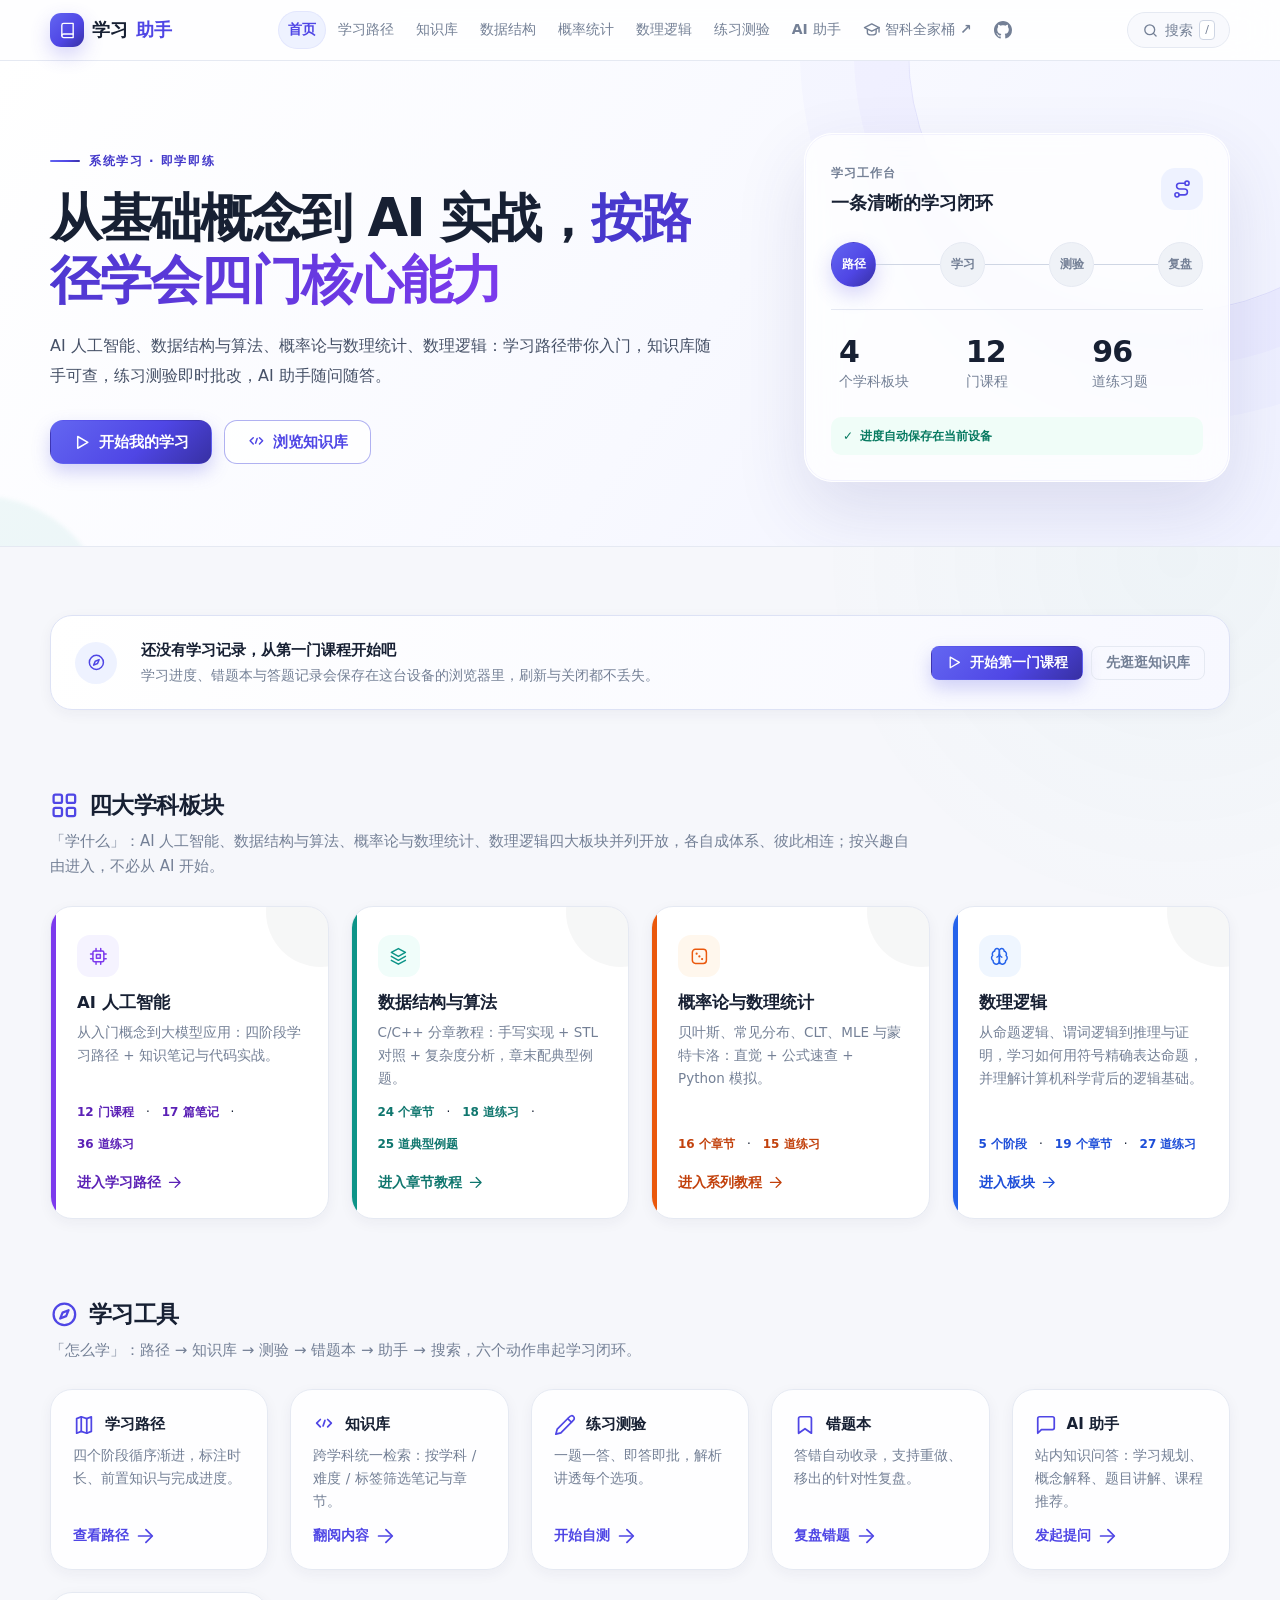
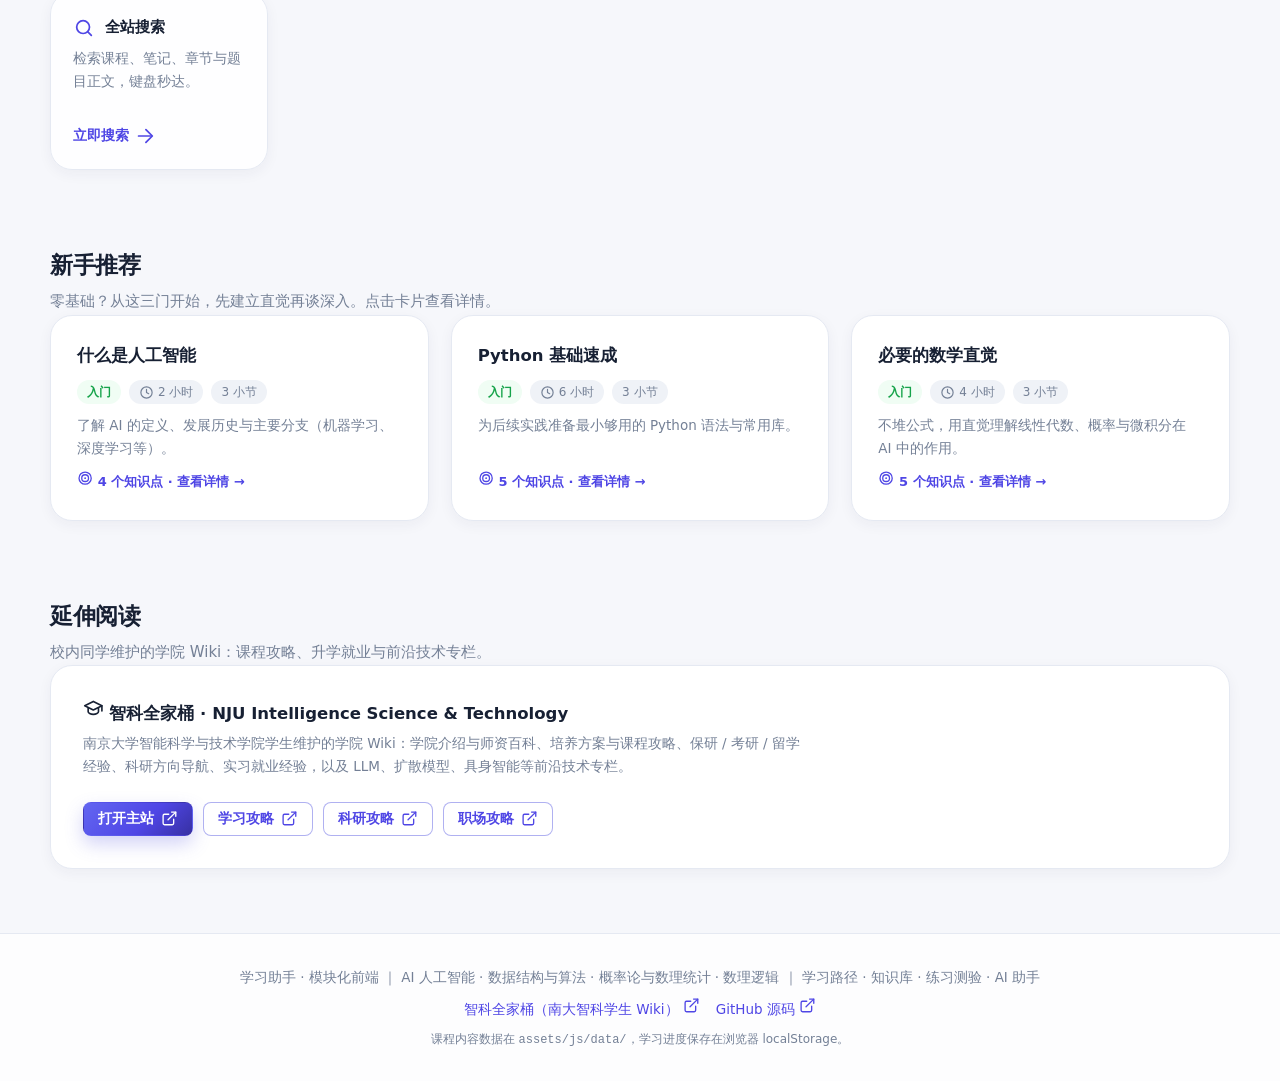
<file: index.html>
<!DOCTYPE html>
<html lang="zh-CN">
<head>
<meta charset="UTF-8">
<meta name="viewport" content="width=device-width, initial-scale=1.0">
<!-- PWA：添加到主屏幕后可全屏、离线运行（需经 HTTP(S) 访问；本地 file:// 双击打开自动跳过注册） -->
<meta name="theme-color" content="#4f46e5">
<meta name="mobile-web-app-capable" content="yes">
<meta name="apple-mobile-web-app-capable" content="yes">
<meta name="apple-mobile-web-app-status-bar-style" content="default">
<meta name="apple-mobile-web-app-title" content="学习助手">
<link rel="manifest" href="./manifest.webmanifest">
<link rel="apple-touch-icon" href="./icons/apple-touch-icon.png">
<link rel="icon" href="./icons/icon-192.png" type="image/png">
<title>学习助手 · AI · 数据结构 · 概率统计 · 数理逻辑</title>
<meta name="description" content="多学科学习助手：AI 人工智能、数据结构与算法、概率论与数理统计、数理逻辑并列推进，含学习路径、知识库、练习测验（即时解析 + 错题本）与站内 AI 答疑助手，另附南京大学「智科全家桶」外站接口；零依赖纯静态，GitHub Pages 直接部署。">

<!-- 样式分层：变量 → 重置 → 布局 → 组件 → 响应式（顺序不可调换） -->
<link rel="stylesheet" href="./assets/css/variables.css">
<link rel="stylesheet" href="./assets/css/reset.css">
<link rel="stylesheet" href="./assets/css/layout.css">
<link rel="stylesheet" href="./assets/css/components.css">
<link rel="stylesheet" href="./assets/css/responsive.css">
<!-- KaTeX（本地内置于 assets/vendor/，零外部请求）：公式排版；math.css 最后加载以覆盖默认样式 -->
<link rel="stylesheet" href="./assets/vendor/katex/katex.min.css">
<link rel="stylesheet" href="./assets/css/math.css">
</head>
<body data-page="home">

<a class="skip-link" href="#mainContent">跳到主要内容</a>

<header class="site-header">
  <div class="container nav">
    <a class="brand" href="#/home"><span class="logo" data-icon="book" data-size="17" aria-hidden="true"></span>学习<span class="brand-sub">助手</span></a>
    <ul class="nav-links" id="navLinks">
      <li><a href="#/home" data-route="home" class="active">首页</a></li>
      <li><a href="#/courses" data-route="courses">学习路径</a></li>
      <li><a href="#/knowledge" data-route="knowledge">知识库</a></li>
      <li><a href="#/ds" data-route="ds">数据结构</a></li>
      <li><a href="#/prob" data-route="prob">概率统计</a></li>
      <li><a href="#/logic" data-route="logic">数理逻辑</a></li>
      <li><a href="#/quiz" data-route="quiz">练习测验</a></li>
      <li><a href="#/chat" data-route="chat">AI 助手</a></li>
      <!-- 外站入口与 GitHub 链接由 assets/js/components/header.js 按 APP_DATA.externalLinks 注入 -->
    </ul>
    <div class="nav-right">
      <button class="nav-search-btn" id="searchBtn" type="button" title="搜索站内内容（快捷键 / 或 Ctrl+K）">
        <span class="icon" data-icon="search" data-size="14" aria-hidden="true"></span><span class="txt">搜索</span><kbd>/</kbd>
      </button>
      <button class="nav-toggle" aria-label="展开菜单" aria-expanded="false" id="navToggle" type="button">≡</button>
    </div>
  </div>
</header>

<main id="mainContent">

  <!-- ============ 视图：首页 ============ -->
  <section class="view active" id="view-home">
    <div class="hero">
      <div class="container hero-grid">
        <div class="hero-copy">
          <div class="hero-kicker"><span></span>系统学习 · 即学即练</div>
          <h1>从基础概念到 AI 实战，<span class="hl">按路径学会四门核心能力</span></h1>
          <p class="sub">AI 人工智能、数据结构与算法、概率论与数理统计、数理逻辑：学习路径带你入门，知识库随手可查，练习测验即时批改，AI 助手随问随答。</p>
          <div class="hero-actions">
            <a class="btn btn-primary" href="#/courses"><span class="icon" data-icon="play" data-size="15" aria-hidden="true"></span>开始我的学习</a>
            <a class="btn btn-outline" href="#/knowledge"><span class="icon" data-icon="library" data-size="15" aria-hidden="true"></span>浏览知识库</a>
          </div>
        </div>
        <aside class="hero-dashboard" aria-label="学习内容概览">
          <div class="dashboard-top">
            <div>
              <span class="dashboard-label">学习工作台</span>
              <strong>一条清晰的学习闭环</strong>
            </div>
            <span class="dashboard-mark" data-icon="route" data-size="20" aria-hidden="true"></span>
          </div>
          <div class="learning-loop" aria-hidden="true">
            <span class="loop-step active">路径</span><i></i><span class="loop-step">学习</span><i></i><span class="loop-step">测验</span><i></i><span class="loop-step">复盘</span>
          </div>
          <div class="stats-row">
            <div class="stat"><div class="num" id="statSubjects">–</div><div class="label">个学科板块</div></div>
            <div class="stat"><div class="num" id="statCourses">–</div><div class="label">门课程</div></div>
            <div class="stat"><div class="num" id="statQuiz">–</div><div class="label">道练习题</div></div>
          </div>
          <div class="dashboard-note"><span aria-hidden="true">✓</span>进度自动保存在当前设备</div>
        </div>
      </div>
    </div>
    <section class="section">
      <div class="container" id="homeProgress" aria-label="我的学习进度"></div>
    </section>
    <section class="section">
      <div class="container">
        <div id="subjectHead"></div>
        <div class="grid grid-4" id="subjectGrid"></div>
      </div>
    </section>
    <section class="section">
      <div class="container">
        <div id="toolHead"></div>
        <div class="grid" id="toolGrid" style="grid-template-columns:repeat(auto-fit,minmax(218px,1fr))"></div>
      </div>
    </section>
    <section class="section">
      <div class="container">
        <h2 class="section-title">新手推荐</h2>
        <p class="section-desc">零基础？从这三门开始，先建立直觉再谈深入。点击卡片查看详情。</p>
        <div class="grid" id="featuredCourses"></div>
      </div>
    </section>
    <section class="section">
      <div class="container">
        <h2 class="section-title">延伸阅读</h2>
        <p class="section-desc">校内同学维护的学院 Wiki：课程攻略、升学就业与前沿技术专栏。</p>
        <div id="extBlock"></div>
      </div>
    </section>
  </section>

  <!-- ============ 视图：学习路径 ============ -->
  <section class="view" id="view-courses">
    <div class="page-head">
      <div class="container">
        <h1><span class="icon" data-icon="map" data-size="20" aria-hidden="true"></span>学习路径</h1>
        <p>四个阶段循序渐进：每阶段标注预计时长、完成进度与当前推荐课程；点击课程卡查看知识点、大纲与资源，学完一节勾一节。</p>
      </div>
    </div>
    <div class="container">
      <div id="mainlineStrip"></div>
      <div id="stageList"><!-- 课程阶段由 pages/courses.js 渲染 --></div>
    </div>
  </section>

  <!-- ============ 视图：知识库 ============ -->
  <section class="view" id="view-knowledge">
    <div class="page-head">
      <div class="container">
        <h1><span class="icon" data-icon="library" data-size="20" aria-hidden="true"></span>知识库</h1>
        <p>AI 笔记、数据结构章节、概率统计章节、数理逻辑章节统一收录：按学科 / 难度 / 标签筛选，搜索标题与正文，结果按课程、知识笔记、练习题分组呈现。</p>
      </div>
    </div>
    <div class="container">
      <div class="kb-toolbar" id="kbToolbar"></div>
      <div class="kb-layout">
        <aside class="kb-list" id="kbList" aria-label="内容列表"></aside>
        <article class="kb-article" id="kbArticle">
          <div class="kb-placeholder">← 选择一篇文章开始阅读</div>
        </article>
      </div>
    </div>
  </section>

  <!-- ============ 视图：数据结构与算法（C++） ============ -->
  <section class="view" id="view-ds">
    <div class="page-head accent-ds">
      <div class="container">
        <h1><span class="icon" data-icon="layers" data-size="20" aria-hidden="true"></span>数据结构与算法（C++ 版）</h1>
        <p>分章学习路线：零基础读「C++ 基础语法速览」「面向对象入门」；有 C 基础读「C 语言程序设计」复习语法与常用库。每篇含概念讲解、手写 C++ 实现、STL 对照与复杂度分析，代码一键复制。</p>
      </div>
    </div>
    <div class="container kb-layout">
      <aside class="kb-list" id="dsList" aria-label="章节列表"></aside>
      <article class="kb-article" id="dsArticle">
        <div class="kb-placeholder">← 从左侧选择章节开始</div>
      </article>
    </div>
  </section>

  <!-- ============ 视图：概率论与数理统计 ============ -->
  <section class="view" id="view-prob">
    <div class="page-head accent-prob">
      <div class="container">
        <h1><span class="icon" data-icon="dice" data-size="20" aria-hidden="true"></span>概率论与数理统计</h1>
        <p>系列教程：直觉 + 公式速查 + 可运行的 Python 模拟，处处连接 AI 应用。每章末尾可直达配套练习题。</p>
      </div>
    </div>
    <div class="container kb-layout">
      <aside class="kb-list" id="probList" aria-label="章节列表"></aside>
      <article class="kb-article" id="probArticle">
        <div class="kb-placeholder">← 从左侧选择章节开始</div>
      </article>
    </div>
  </section>

  <!-- ============ 视图：数理逻辑 ============ -->
  <section class="view" id="view-logic">
    <div class="page-head accent-logic">
      <div class="container">
        <h1><span class="icon" data-icon="brain" data-size="20" aria-hidden="true"></span>数理逻辑</h1>
        <p>系列教程：从命题逻辑、谓词逻辑到推理与证明，先建立直觉再进入形式化。每篇含概念 / 直觉 / 定义 / 示例 / 常见错误 / 小结，章末可直达配套练习题。</p>
      </div>
    </div>
    <div class="container">
      <div id="logicRoadmap"></div>
      <div class="kb-layout">
        <aside class="kb-list" id="logicList" aria-label="章节列表"></aside>
        <article class="kb-article" id="logicArticle">
          <div class="kb-placeholder">← 从左侧选择章节开始</div>
        </article>
      </div>
    </div>
  </section>

  <!-- ============ 视图：练习测验 ============ -->
  <section class="view" id="view-quiz">
    <div class="page-head accent-quiz">
      <div class="container">
        <h1><span class="icon" data-icon="pencil" data-size="20" aria-hidden="true"></span>练习测验</h1>
        <p>一题一答、即时批改：正确答案、逐项解析与「为什么不选」一次讲透；答题进度自动保存，错题自动进错题本，结束后给出分学科能力分析。</p>
      </div>
    </div>
    <div class="container" id="quizApp"><!-- 测验界面由 pages/quiz.js 渲染 --></div>
  </section>

  <!-- ============ 视图：AI 助手 ============ -->
  <section class="view" id="view-chat">
    <div class="container" id="chatApp"><!-- 聊天界面由 pages/chat.js 渲染 --></div>
  </section>

</main>

<footer class="site-footer">
  <div class="container">
    <div id="siteFooter"></div>
  </div>
</footer>

<!-- 课程详情弹窗 -->
<div class="modal-mask" id="courseModal" hidden>
  <div class="modal-card" role="dialog" aria-modal="true" aria-label="课程详情">
    <button class="modal-close" id="courseModalClose" aria-label="关闭" type="button">×</button>
    <div id="courseModalBody"></div>
  </div>
</div>

<!-- 全站搜索 -->
<div class="modal-mask" id="searchModal" hidden>
  <div class="search-panel" role="dialog" aria-modal="true" aria-label="站内搜索">
    <div class="search-bar">
      <span class="icon" data-icon="search" data-size="16" aria-hidden="true"></span>
      <input id="searchInput" type="text" placeholder="搜索课程、笔记、章节、题目…（回车打开第一条）" autocomplete="off">
      <button class="search-close" id="searchClose" type="button">Esc</button>
    </div>
    <div class="search-results" id="searchResults"></div>
    <div class="search-foot">↑↓ 选择 · Enter 打开 · Esc 关闭 · 任意页面按 / 呼出</div>
  </div>
</div>

<!-- ============================================================
     脚本分层加载（顺序即依赖；普通脚本而非 ES Module，
     保证 file:// 双击打开与 GitHub Pages 子路径部署同时可用）
     ① 数据层
     ============================================================ -->
<script src="./assets/js/data/courses.js"></script>
<script src="./assets/js/data/knowledge.js"></script>
<script src="./assets/js/data/ds.js"></script>
<script src="./assets/js/data/prob.js"></script>
<script src="./assets/js/data/logic.js"></script>
<script src="./assets/js/data/questions.js"></script>
<script src="./assets/js/data/question-notes.js"></script>
<script src="./assets/js/data/logic-quiz.js"></script>
<script src="./assets/js/data/external-links.js"></script>
<script src="./assets/js/data/meta.js"></script>
<script src="./assets/js/data/courseware-upgrade.js"></script>
<script src="./assets/js/data/chat-rules.js"></script>
<script src="./assets/js/data/chat-quick.js"></script>

<!-- ============================================================
     ② 工具与状态层
     ============================================================ -->
<script src="./assets/js/utils/dom.js"></script>
<script src="./assets/js/utils/storage.js"></script>
<script src="./assets/js/icons.js"></script>
<script src="./assets/js/utils/highlight.js"></script>
<!-- 公式渲染：KaTeX 核心 + auto-render 先加载，App.math 封装随后（普通脚本，file:// 可用） -->
<script src="./assets/vendor/katex/katex.min.js"></script>
<script src="./assets/vendor/katex/contrib/auto-render.min.js"></script>
<script src="./assets/js/utils/math.js"></script>
<script src="./assets/js/state.js"></script>
<script src="./assets/js/utils/search.js"></script>

<!-- ============================================================
     ③ 组件层
     ============================================================ -->
<script src="./assets/js/components/cards.js"></script>
<script src="./assets/js/components/course-card.js"></script>
<script src="./assets/js/components/section-header.js"></script>
<script src="./assets/js/components/article-foot.js"></script>
<script src="./assets/js/components/toast.js"></script>
<script src="./assets/js/components/modal.js"></script>
<script src="./assets/js/components/header.js"></script>
<script src="./assets/js/components/footer.js"></script>

<!-- ============================================================
     ④ 页面层
     ============================================================ -->
<script src="./assets/js/pages/home.js"></script>
<script src="./assets/js/pages/courses.js"></script>
<script src="./assets/js/pages/knowledge.js"></script>
<script src="./assets/js/pages/data-structures.js"></script>
<script src="./assets/js/pages/probability.js"></script>
<script src="./assets/js/pages/logic.js"></script>
<script src="./assets/js/pages/quiz.js"></script>
<script src="./assets/js/pages/chat.js"></script>

<!-- ============================================================
     ⑤ 路由与应用入口
     ============================================================ -->
<script src="./assets/js/router.js"></script>
<script src="./assets/js/app.js"></script>
</body>
</html>
</file>
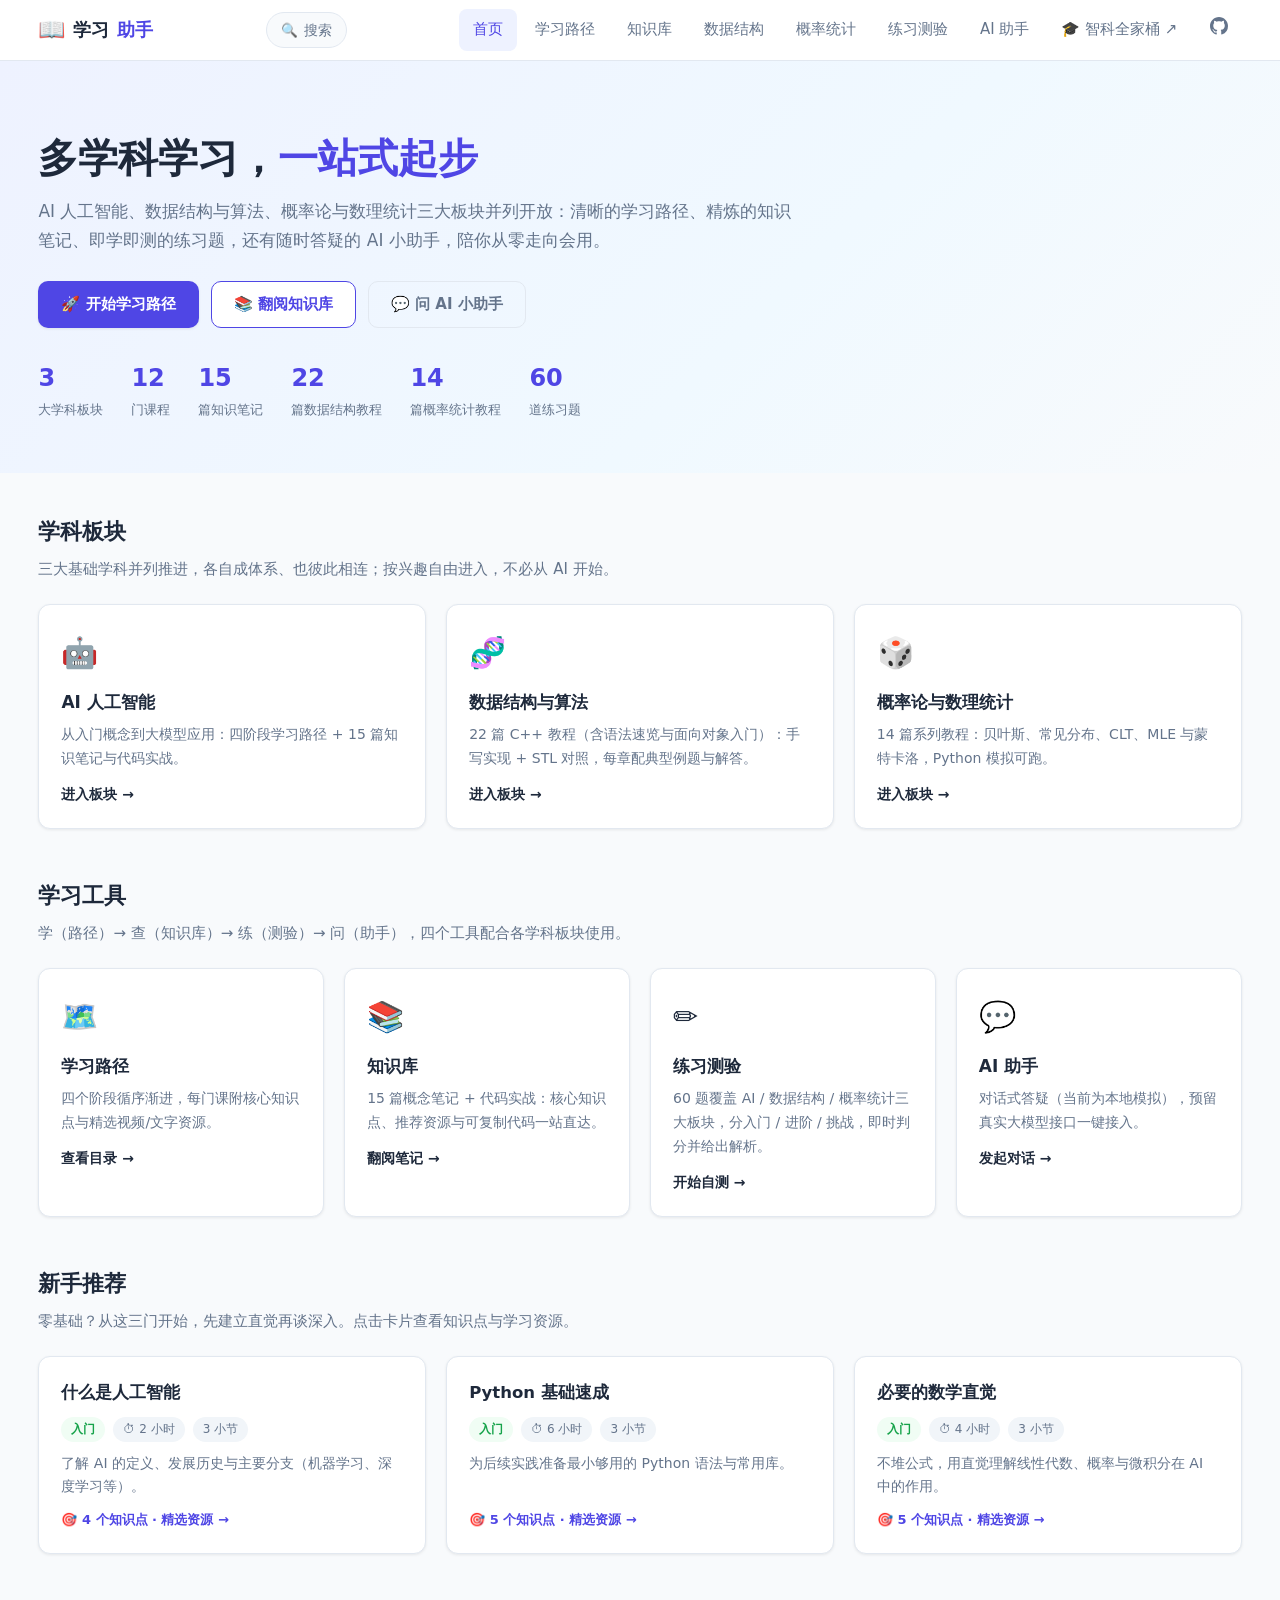
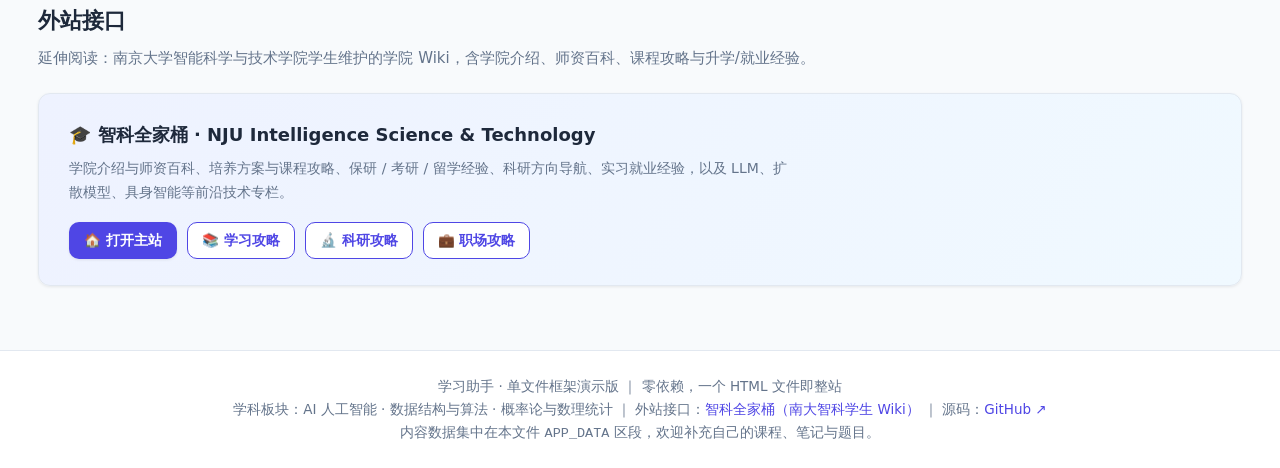
<file: ai-learning.html>
<!DOCTYPE html>
<html lang="zh-CN">
<head>
<meta charset="UTF-8">
<meta name="viewport" content="width=device-width, initial-scale=1.0">
<!-- PWA：添加到主屏幕后可全屏、离线运行（需经 HTTP(S) 访问；本地 file:// 双击打开自动跳过注册） -->
<meta name="theme-color" content="#4f46e5">
<meta name="mobile-web-app-capable" content="yes">
<meta name="apple-mobile-web-app-capable" content="yes">
<meta name="apple-mobile-web-app-status-bar-style" content="default">
<meta name="apple-mobile-web-app-title" content="学习助手">
<link rel="manifest" href="manifest.webmanifest">
<link rel="apple-touch-icon" href="icons/apple-touch-icon.png">
<link rel="icon" href="icons/icon-192.png" type="image/png">
<title>学习助手 · 单文件版</title>
<meta name="description" content="一个多学科学习助手单文件网站：AI 人工智能、数据结构与算法、概率论与数理统计并列推进，含学习路径、知识库、练习测验与 AI 答疑助手，另附南京大学「智科全家桶」外站接口；零依赖，浏览器直接打开即用。">
<style>
/* ============================================================
   全局样式
   ============================================================ */
:root {
  --primary: #4f46e5;
  --primary-dark: #4338ca;
  --primary-light: #eef2ff;
  --accent: #0ea5e9;
  --green: #16a34a;
  --green-light: #f0fdf4;
  --red: #dc2626;
  --red-light: #fef2f2;
  --orange: #ea580c;
  --text: #1e293b;
  --text-secondary: #64748b;
  --border: #e2e8f0;
  --bg: #f8fafc;
  --card-bg: #ffffff;
  --radius: 12px;
  --shadow: 0 1px 3px rgba(0, 0, 0, .08);
  --shadow-lg: 0 8px 24px rgba(15, 23, 42, .18);
}

* { margin: 0; padding: 0; box-sizing: border-box; }
html { scroll-behavior: smooth; }

body {
  font-family: "PingFang SC", "Microsoft YaHei", "Segoe UI", system-ui, sans-serif;
  color: var(--text);
  background: var(--bg);
  line-height: 1.7;
  min-height: 100vh;
  display: flex;
  flex-direction: column;
}

a { color: var(--primary); text-decoration: none; }
a:hover { text-decoration: underline; }
img { max-width: 100%; }

.container { width: min(1360px, 94%); margin: 0 auto; }
main { flex: 1; }

/* ---------- 单文件路由视图 ---------- */
.view { display: none; }
.view.active { display: block; }

/* ---------- 顶部导航 ---------- */
.site-header {
  background: rgba(255, 255, 255, .92);
  backdrop-filter: blur(8px);
  border-bottom: 1px solid var(--border);
  position: sticky;
  top: 0;
  z-index: 100;
}
.nav { display: flex; align-items: center; justify-content: space-between; height: 60px; gap: 16px; }
.brand { display: flex; align-items: center; gap: 8px; font-size: 18px; font-weight: 700; color: var(--text); white-space: nowrap; }
.brand:hover { text-decoration: none; }
.brand .logo { font-size: 22px; }
.brand .brand-sub { color: var(--primary); }
.nav-links { display: flex; gap: 4px; list-style: none; }
.nav-links a { display: block; padding: 8px 14px; border-radius: 8px; color: var(--text-secondary); font-size: 15px; font-weight: 500; }
.nav-links a:hover { color: var(--text); background: var(--bg); text-decoration: none; }
.nav-links a.active { color: var(--primary); background: var(--primary-light); }
.nav-toggle { display: none; background: none; border: 1px solid var(--border); border-radius: 8px; padding: 6px 10px; font-size: 18px; cursor: pointer; color: var(--text); }

/* ---------- 页脚 ---------- */
.site-footer {
  border-top: 1px solid var(--border);
  background: var(--card-bg);
  padding: 24px 0;
  margin-top: 56px;
  color: var(--text-secondary);
  font-size: 13.5px;
  text-align: center;
}

/* ---------- 首页 Hero ---------- */
.hero { padding: 72px 0 52px; background: linear-gradient(135deg, var(--primary-light) 0%, #f0f9ff 60%, var(--bg) 100%); }
.hero h1 { font-size: clamp(28px, 5vw, 40px); line-height: 1.25; }
.hero h1 .hl { color: var(--primary); }
.hero p.sub { margin: 14px 0 26px; color: var(--text-secondary); font-size: 17px; max-width: 760px; }
.hero-actions { display: flex; gap: 12px; flex-wrap: wrap; }

.btn { display: inline-block; padding: 10px 22px; border-radius: 10px; font-size: 15px; font-weight: 600; cursor: pointer; border: 1px solid transparent; transition: all .15s ease; }
.btn:hover { text-decoration: none; transform: translateY(-1px); }
.btn-primary { background: var(--primary); color: #fff; box-shadow: var(--shadow); }
.btn-primary:hover { background: var(--primary-dark); }
.btn-outline { background: #fff; color: var(--primary); border-color: var(--primary); }
.btn-outline:hover { background: var(--primary-light); }
.btn-ghost { background: transparent; color: var(--text-secondary); border-color: var(--border); }
.btn-ghost:hover { color: var(--text); background: var(--bg); }
.btn-sm { padding: 6px 14px; font-size: 13.5px; }

.stats-row { display: flex; gap: 28px; flex-wrap: wrap; margin-top: 30px; }
.stat .num { font-size: 24px; font-weight: 800; color: var(--primary); }
.stat .label { font-size: 13px; color: var(--text-secondary); }

/* ---------- 区块标题 ---------- */
.section { padding: 40px 0 8px; }
.section-title { font-size: 22px; margin-bottom: 6px; }
.section-desc { color: var(--text-secondary); margin-bottom: 22px; font-size: 15px; }

/* ---------- 卡片网格 ---------- */
.grid { display: grid; gap: 20px; grid-template-columns: repeat(auto-fit, minmax(250px, 1fr)); }
.card { background: var(--card-bg); border: 1px solid var(--border); border-radius: var(--radius); padding: 22px; box-shadow: var(--shadow); transition: all .18s ease; }
.card:hover { box-shadow: var(--shadow-lg); transform: translateY(-3px); }
.module-card { display: block; color: inherit; }
.module-card:hover { text-decoration: none; }
.module-card .icon { font-size: 30px; }
.module-card h3 { margin: 10px 0 6px; font-size: 17px; }
.module-card p { color: var(--text-secondary); font-size: 14px; }
.module-card .go { margin-top: 12px; font-size: 14px; font-weight: 600; }

/* ---------- 课程卡 ---------- */
.course-card { display: flex; flex-direction: column; gap: 10px; cursor: pointer; outline: none; }
.course-card:focus-visible { border-color: var(--primary); box-shadow: 0 0 0 3px var(--primary-light); }
.course-card h3 { font-size: 16.5px; }
.course-card .desc { color: var(--text-secondary); font-size: 14px; flex: 1; }
.course-meta { display: flex; gap: 8px; flex-wrap: wrap; font-size: 12.5px; }
.course-card .go-more { font-size: 13px; font-weight: 600; color: var(--primary); }

.badge { display: inline-block; padding: 2px 10px; border-radius: 999px; font-size: 12px; font-weight: 600; background: var(--primary-light); color: var(--primary); }
.badge.gray { background: #f1f5f9; color: var(--text-secondary); font-weight: 500; }
.badge.green { background: var(--green-light); color: var(--green); }
.badge.orange { background: #fff7ed; color: var(--orange); }
.badge.blue { background: #f0f9ff; color: var(--accent); }

/* ---------- 学习路径阶段 ---------- */
.stage { margin-bottom: 30px; }
.stage-head { display: flex; align-items: center; gap: 12px; margin-bottom: 14px; }
.stage-num { width: 34px; height: 34px; border-radius: 50%; background: var(--primary); color: #fff; display: flex; align-items: center; justify-content: center; font-weight: 700; flex-shrink: 0; }
.stage-head h2 { font-size: 19px; }
.stage-head .stage-sub { color: var(--text-secondary); font-size: 14px; }

/* ---------- 课程详情弹窗 ---------- */
.modal-mask { position: fixed; inset: 0; background: rgba(15, 23, 42, .55); display: flex; align-items: center; justify-content: center; z-index: 200; padding: 20px; }
.modal-mask[hidden] { display: none; }
.modal-card { background: #fff; border-radius: 14px; width: min(660px, 100%); max-height: 84vh; overflow-y: auto; padding: 30px 32px; position: relative; box-shadow: var(--shadow-lg); }
.modal-card h1 { font-size: 22px; padding-right: 28px; margin-bottom: 10px; }
.modal-card h2 { font-size: 16.5px; margin: 22px 0 8px; color: var(--primary-dark); }
.modal-card ul { margin-left: 20px; font-size: 14.5px; }
.modal-card p { font-size: 14.5px; }
.modal-close { position: absolute; top: 10px; right: 14px; border: none; background: none; font-size: 26px; line-height: 1; color: var(--text-secondary); cursor: pointer; }
.modal-close:hover { color: var(--text); }
.modal-meta { display: flex; gap: 8px; flex-wrap: wrap; margin-bottom: 14px; }
.modal-desc { color: var(--text-secondary); margin-bottom: 4px; }

/* ---------- 页面标题条 ---------- */
.page-head { background: linear-gradient(135deg, var(--primary) 0%, var(--primary-dark) 100%); color: #fff; padding: 36px 0; margin-bottom: 32px; }
.page-head h1 { font-size: 26px; }
.page-head p { opacity: .85; margin-top: 6px; font-size: 15px; }

/* ---------- 外站接口卡片 ---------- */
.ext-card { display: flex; align-items: center; justify-content: space-between; gap: 18px; flex-wrap: wrap; background: linear-gradient(120deg, #eef2ff 0%, #f0f9ff 100%); border: 1px solid var(--border); border-radius: var(--radius); padding: 26px 30px; box-shadow: var(--shadow); }
.ext-card h3 { font-size: 18px; margin-bottom: 6px; }
.ext-card p { color: var(--text-secondary); font-size: 14px; max-width: 720px; }
.ext-links { display: flex; gap: 10px; flex-wrap: wrap; }
.ext-links a { white-space: nowrap; }

/* ---------- 知识库 ---------- */
.kb-layout { display: grid; grid-template-columns: 320px minmax(0, 1fr); gap: 24px; align-items: start; }
.kb-list { display: flex; flex-direction: column; gap: 10px; }
.kb-item { width: 100%; text-align: left; background: var(--card-bg); border: 1px solid var(--border); border-radius: 10px; padding: 14px 16px; cursor: pointer; font: inherit; color: inherit; transition: all .15s ease; }
.kb-item:hover { border-color: var(--primary); }
.kb-item.active { border-color: var(--primary); background: var(--primary-light); }
.kb-item .cat { font-size: 12px; color: var(--accent); font-weight: 600; }
.kb-item .t { font-weight: 600; margin: 2px 0; }
.kb-item .s { font-size: 13px; color: var(--text-secondary); }
.kb-article { background: var(--card-bg); border: 1px solid var(--border); border-radius: var(--radius); padding: 32px 36px; box-shadow: var(--shadow); min-height: 320px; }
.kb-article h1 { font-size: 24px; margin-bottom: 8px; }
.kb-article .meta { color: var(--text-secondary); font-size: 13.5px; margin-bottom: 20px; display: flex; gap: 10px; flex-wrap: wrap; }
.kb-article h2 { font-size: 18px; margin: 26px 0 10px; padding-left: 10px; border-left: 4px solid var(--primary); }
.kb-article p { margin-bottom: 14px; color: #334155; }
.kb-article ul { margin: 0 0 14px 22px; color: #334155; }
.kb-article code { background: #f1f5f9; padding: 2px 6px; border-radius: 5px; font-size: 13.5px; font-family: Consolas, "Courier New", monospace; }
.kb-article table { width: 100%; border-collapse: collapse; margin: 14px 0 18px; font-size: 14px; }
.kb-article th, .kb-article td, .modal-card th, .modal-card td { border: 1px solid var(--border); padding: 8px 10px; text-align: left; vertical-align: top; }
.kb-article th, .modal-card th { background: var(--bg); }
.kb-placeholder { color: var(--text-secondary); text-align: center; padding: 80px 0; }

/* ---------- 知识点块与推荐资源 ---------- */
.kb-points { background: var(--primary-light); border-radius: 10px; padding: 14px 18px; margin: 24px 0; }
.kb-points .pt-title { font-weight: 700; margin-bottom: 6px; }
.kb-points ul { margin: 0 0 0 20px; }
.kb-points li { margin: 3px 0; font-size: 14.5px; }
.res-group-title { font-size: 16.5px; margin: 22px 0 10px; font-weight: 700; }
ul.res-list { list-style: none; margin: 0 0 16px !important; padding: 0; }
.res-list li { margin: 0 0 10px; padding: 10px 14px; background: var(--bg); border: 1px solid var(--border); border-radius: 10px; font-size: 14px; }
.res-list .res-d { color: var(--text-secondary); font-size: 13px; margin-top: 2px; }

/* ---------- 测验 ---------- */
.quiz-progress { height: 8px; background: var(--border); border-radius: 999px; overflow: hidden; margin-bottom: 26px; }
.quiz-progress .bar { height: 100%; background: var(--primary); width: 0; transition: width .3s ease; border-radius: 999px; }
.q-card { background: var(--card-bg); border: 1px solid var(--border); border-radius: var(--radius); padding: 26px 28px; box-shadow: var(--shadow); margin-bottom: 18px; }
.q-card .q-title { font-weight: 700; font-size: 16.5px; margin-bottom: 16px; }
.q-card .q-num { color: var(--primary); margin-right: 6px; }
.opt { display: flex; align-items: center; gap: 10px; width: 100%; text-align: left; font: inherit; background: var(--bg); border: 1px solid var(--border); border-radius: 10px; padding: 11px 15px; margin-bottom: 9px; cursor: pointer; transition: all .15s ease; }
.opt:hover:not(:disabled) { border-color: var(--primary); background: var(--primary-light); }
.opt:disabled { cursor: default; }
.opt .letter { width: 26px; height: 26px; border-radius: 50%; background: #fff; border: 1px solid var(--border); display: flex; align-items: center; justify-content: center; font-size: 13px; font-weight: 700; flex-shrink: 0; }
.opt.correct { border-color: var(--green); background: var(--green-light); }
.opt.correct .letter { background: var(--green); border-color: var(--green); color: #fff; }
.opt.wrong { border-color: var(--red); background: var(--red-light); }
.opt.wrong .letter { background: var(--red); border-color: var(--red); color: #fff; }
.explain { margin-top: 12px; padding: 12px 15px; border-radius: 10px; font-size: 14px; display: none; }
.explain.show { display: block; }
.explain.ok { background: var(--green-light); color: #166534; }
.explain.no { background: var(--red-light); color: #991b1b; }
.quiz-result { text-align: center; padding: 40px 20px; display: none; }
.quiz-result.show { display: block; }
.quiz-result .score { font-size: 52px; font-weight: 800; color: var(--primary); }
.quiz-result .msg { color: var(--text-secondary); margin: 6px 0 22px; }

/* ---------- 聊天 ---------- */
.chat-wrap { display: flex; flex-direction: column; height: calc(100vh - 60px - 73px - 48px); min-height: 420px; max-height: 720px; background: var(--card-bg); border: 1px solid var(--border); border-radius: var(--radius); box-shadow: var(--shadow); overflow: hidden; }
.chat-top { display: flex; align-items: center; justify-content: space-between; padding: 12px 18px; border-bottom: 1px solid var(--border); background: var(--bg); }
.chat-top .who { display: flex; align-items: center; gap: 10px; font-weight: 700; }
.chat-top .avatar { width: 34px; height: 34px; border-radius: 50%; background: var(--primary); color: #fff; display: flex; align-items: center; justify-content: center; font-size: 17px; }
.chat-top .status-dot { width: 8px; height: 8px; border-radius: 50%; background: var(--green); display: inline-block; margin-right: 5px; }
.chat-top .st-text { font-size: 12.5px; color: var(--text-secondary); font-weight: 400; }
.chat-body { flex: 1; overflow-y: auto; padding: 18px; display: flex; flex-direction: column; gap: 14px; }
.msg { display: flex; gap: 10px; max-width: 82%; }
.msg .m-avatar { width: 32px; height: 32px; border-radius: 50%; display: flex; align-items: center; justify-content: center; font-size: 15px; flex-shrink: 0; background: var(--primary-light); }
.msg .bubble { padding: 10px 14px; border-radius: 12px; font-size: 14.5px; white-space: pre-wrap; word-break: break-word; background: var(--bg); border: 1px solid var(--border); }
.msg.user { align-self: flex-end; flex-direction: row-reverse; }
.msg.user .m-avatar { background: #e0f2fe; }
.msg.user .bubble { background: var(--primary); color: #fff; border-color: var(--primary); }
.msg.ai .bubble { border-top-left-radius: 4px; }
.msg.user .bubble { border-top-right-radius: 4px; }
.msg time { display: block; font-size: 11px; opacity: .55; margin-top: 4px; }
.typing .bubble { display: inline-flex; gap: 4px; align-items: center; }
.typing .dot { width: 6px; height: 6px; border-radius: 50%; background: var(--text-secondary); animation: blink 1.2s infinite; }
.typing .dot:nth-child(2) { animation-delay: .2s; }
.typing .dot:nth-child(3) { animation-delay: .4s; }
@keyframes blink { 0%, 60%, 100% { opacity: .25; } 30% { opacity: 1; } }
.chat-quick { display: flex; gap: 8px; flex-wrap: wrap; padding: 10px 18px 0; }
.chip { font: inherit; font-size: 13px; color: var(--primary); background: var(--primary-light); border: 1px solid transparent; border-radius: 999px; padding: 5px 13px; cursor: pointer; }
.chip:hover { border-color: var(--primary); }
.chat-input { display: flex; gap: 10px; padding: 14px 18px; border-top: 1px solid var(--border); }
.chat-input textarea { flex: 1; font: inherit; font-size: 14.5px; border: 1px solid var(--border); border-radius: 10px; padding: 10px 14px; resize: none; height: 46px; max-height: 120px; outline: none; }
.chat-input textarea:focus { border-color: var(--primary); box-shadow: 0 0 0 3px var(--primary-light); }
.chat-input .btn { align-self: flex-end; height: 46px; }

/* ---------- 通用工具 ---------- */
.empty-tip { text-align: center; color: var(--text-secondary); padding: 60px 0; }
.toolbar { display: flex; justify-content: space-between; align-items: center; gap: 12px; flex-wrap: wrap; margin-bottom: 18px; }

/* 聊天视图：压缩页脚占位，让对话区贴合视口 */
body[data-page="chat"] .site-footer { margin-top: 16px; }
body[data-page="chat"] main { padding: 20px 0 8px; }

/* ---------- 全站搜索 ---------- */
.nav-search-btn { display: flex; align-items: center; gap: 6px; border: 1px solid var(--border); background: var(--bg); color: var(--text-secondary); border-radius: 999px; padding: 6px 14px; font: inherit; font-size: 13.5px; cursor: pointer; white-space: nowrap; }
.nav-search-btn:hover { border-color: var(--primary); color: var(--primary); }
.nav-gh { display: flex; align-items: center; color: var(--text-secondary); }
.nav-gh:hover { color: var(--text); }
.nav-gh svg { display: block; }
@media (max-width: 720px) { .nav-search-btn span { display: none; } .nav-search-btn { padding: 6px 10px; } }
.search-panel { background: #fff; border-radius: 14px; width: min(680px, 100%); max-height: 80vh; display: flex; flex-direction: column; overflow: hidden; box-shadow: var(--shadow-lg); align-self: flex-start; margin-top: 8vh; }
.search-bar { display: flex; align-items: center; gap: 10px; padding: 14px 16px; border-bottom: 1px solid var(--border); }
.search-bar input { flex: 1; border: none; outline: none; font: inherit; font-size: 15px; color: var(--text); background: transparent; }
.search-close { border: 1px solid var(--border); background: var(--bg); border-radius: 6px; font-size: 12px; padding: 3px 9px; cursor: pointer; color: var(--text-secondary); }
.search-results { flex: 1; overflow-y: auto; padding: 8px 12px 12px; }
.search-group { font-size: 12px; color: var(--text-secondary); font-weight: 700; margin: 10px 4px 4px; letter-spacing: .05em; }
.search-item { display: block; padding: 9px 10px; border-radius: 10px; color: inherit; text-decoration: none; }
.search-item:hover, .search-item.active { background: var(--primary-light); text-decoration: none; }
.si-title { font-weight: 600; font-size: 14.5px; }
.si-sub { color: var(--text-secondary); font-size: 12px; font-weight: 400; margin-left: 6px; }
.si-snip { color: var(--text-secondary); font-size: 12.5px; margin-top: 2px; overflow: hidden; text-overflow: ellipsis; white-space: nowrap; }
.si-snip mark { background: #fef08a; padding: 0 1px; border-radius: 3px; }
.search-hint { color: var(--text-secondary); text-align: center; padding: 32px 10px; font-size: 13.5px; }
.search-foot { border-top: 1px solid var(--border); padding: 8px 16px; font-size: 12px; color: var(--text-secondary); }
.msg .bubble a { color: var(--primary); font-weight: 600; }

/* ---------- 测验分级与代码块 ---------- */
.quiz-sec { margin-bottom: 36px; }
.tier-head { display: flex; align-items: center; gap: 10px; flex-wrap: wrap; margin: 4px 0 14px; }
.tier-head h2 { font-size: 19px; }
.tier-head p { color: var(--text-secondary); font-size: 13.5px; }
.tier-dot { width: 12px; height: 12px; border-radius: 50%; display: inline-block; }
.tier-dot.t-easy { background: var(--green); }
.tier-dot.t-mid { background: var(--orange); }
.tier-dot.t-hard { background: var(--red); }
.tier-filters { display: flex; gap: 6px; flex-wrap: wrap; }
.chip.active { background: var(--primary); color: #fff; border-color: var(--primary); }
.badge.red { background: var(--red-light); color: var(--red); }
.q-badges { display: flex; gap: 6px; align-items: center; margin-bottom: 8px; font-size: 12.5px; }
.kb-article pre, .q-card pre { background: #0f172a; color: #e2e8f0; padding: 14px 16px; border-radius: 10px; overflow-x: auto; font-size: 13px; line-height: 1.65; margin: 0 0 14px; font-family: Consolas, "Courier New", monospace; }
.kb-article pre code, .q-card pre code { background: none; color: inherit; padding: 0; font-size: inherit; }
.code-wrap { position: relative; margin-bottom: 16px; }
.code-wrap pre { margin-bottom: 0; }
.code-copy { position: absolute; top: 8px; right: 8px; background: #334155; color: #cbd5e1; border: none; border-radius: 6px; padding: 3px 10px; font-size: 12px; cursor: pointer; }
.code-copy:hover { background: #475569; color: #fff; }

/* ---------- 典型例题卡片 ---------- */
.ds-ex .ex-lc { float: right; font-size: 12.5px; font-weight: 600; color: var(--primary); }
.ds-ex .ex-lc:hover { color: var(--primary-dark); }
.ds-ex { background: var(--bg); border: 1px solid var(--border); border-radius: 10px; padding: 14px 18px; margin-bottom: 14px; }
.ds-ex .q-title { font-weight: 700; font-size: 14.5px; margin-bottom: 4px; }
.ds-ex .q-text { font-size: 14.5px; margin-bottom: 8px; color: #334155; }
.ds-ex summary { cursor: pointer; color: var(--primary); font-weight: 600; font-size: 14px; user-select: none; }
.ds-ex details[open] summary { margin-bottom: 10px; }
.ds-ex .sol p { font-size: 14px; margin-bottom: 10px; }
.ds-ex .sol ul { font-size: 14px; margin-bottom: 10px; }
.ds-ex .sol blockquote { border-left: 4px solid var(--orange); background: #fff7ed; padding: 8px 14px; border-radius: 6px; font-size: 13.5px; margin-bottom: 10px; }
.quiz-result .breakdown { font-size: 13.5px; color: var(--text-secondary); margin: -12px 0 18px; }

/* ---------- 语法高亮（VSCode Dark+ 风格） ---------- */
pre code .tok-cm { color: #6a9955; font-style: italic; }
pre code .tok-str { color: #ce9178; }
pre code .tok-num { color: #b5cea8; }
pre code .tok-kw1 { color: #c586c0; }
pre code .tok-kw2 { color: #569cd6; }
pre code .tok-type { color: #4ec9b0; }
pre code .tok-fn { color: #dcdcaa; }
pre code .tok-pre { color: #569cd6; }

@media (min-width: 861px) {
  .kb-list { position: sticky; top: 76px; max-height: calc(100vh - 92px); overflow-y: auto; padding-right: 4px; }
}

@media (max-width: 860px) {
  .kb-layout { grid-template-columns: 1fr; }
  .kb-list { flex-direction: row; overflow-x: auto; padding-bottom: 6px; }
  .kb-item { min-width: 210px; }
}

@media (max-width: 720px) {
  .nav-toggle { display: block; }
  .nav-links { display: none; position: absolute; top: 60px; left: 0; right: 0; background: #fff; flex-direction: column; padding: 10px 4%; border-bottom: 1px solid var(--border); box-shadow: var(--shadow-lg); }
  .nav-links.open { display: flex; }
  .hero { padding: 44px 0 36px; }
  .msg { max-width: 92%; }
  .modal-card { padding: 24px 20px; }
}
</style>
</head>
<body data-page="home">

<header class="site-header">
  <div class="container nav">
    <a class="brand" href="#/home"><span class="logo">📖</span>学习<span class="brand-sub">助手</span></a>
    <button class="nav-search-btn" id="searchBtn" type="button" title="搜索站内内容（快捷键 / 或 Ctrl+K）">🔍 <span>搜索</span></button>
    <button class="nav-toggle" aria-label="菜单" id="navToggle">☰</button>
    <ul class="nav-links" id="navLinks">
      <li><a href="#/home" data-route="home" class="active">首页</a></li>
      <li><a href="#/courses" data-route="courses">学习路径</a></li>
      <li><a href="#/knowledge" data-route="knowledge">知识库</a></li>
      <li><a href="#/ds" data-route="ds">数据结构</a></li>
      <li><a href="#/prob" data-route="prob">概率统计</a></li>
      <li><a href="#/quiz" data-route="quiz">练习测验</a></li>
      <li><a href="#/chat" data-route="chat">AI 助手</a></li>
      <li><a href="https://njuis-students.github.io/" target="_blank" rel="noopener noreferrer" title="南京大学智能科学与技术学院 · 智科全家桶（外站，新窗口打开）">🎓 智科全家桶 ↗</a></li>
      <li><a class="nav-gh" href="https://github.com/haotsi/AI_Learning_Helper" target="_blank" rel="noopener noreferrer" title="本站源码 · GitHub 仓库（新窗口打开）" aria-label="GitHub 仓库">
        <svg width="18" height="18" viewBox="0 0 16 16" fill="currentColor" aria-hidden="true"><path d="M8 0C3.58 0 0 3.58 0 8c0 3.54 2.29 6.53 5.47 7.59.4.07.55-.17.55-.38 0-.19-.01-.82-.01-1.49-2.01.37-2.53-.49-2.69-.94-.09-.23-.48-.94-.82-1.13-.28-.15-.68-.52-.01-.53.63-.01 1.08.58 1.23.82.72 1.21 1.87.87 2.33.66.07-.52.28-.87.51-1.07-1.78-.2-3.64-.89-3.64-3.95 0-.87.31-1.59.82-2.15-.08-.2-.36-1.02.08-2.12 0 0 .67-.21 2.2.82.64-.18 1.32-.27 2-.27s1.36.09 2 .27c1.53-1.04 2.2-.82 2.2-.82.44 1.1.16 1.92.08 2.12.51.56.82 1.27.82 2.15 0 3.07-1.87 3.75-3.65 3.95.29.25.54.73.54 1.48 0 1.07-.01 1.93-.01 2.2 0 .21.15.46.55.38A8.01 8.01 0 0 0 16 8c0-4.42-3.58-8-8-8z"/></svg>
      </a></li>
    </ul>
  </div>
</header>

<main>

  <!-- ============ 视图：首页 ============ -->
  <section class="view active" id="view-home">
    <div class="hero">
      <div class="container">
        <h1>多学科学习，<span class="hl">一站式起步</span></h1>
        <p class="sub">AI 人工智能、数据结构与算法、概率论与数理统计三大板块并列开放：清晰的学习路径、精炼的知识笔记、即学即测的练习题，还有随时答疑的 AI 小助手，陪你从零走向会用。</p>
        <div class="hero-actions">
          <a class="btn btn-primary" href="#/courses">🚀 开始学习路径</a>
          <a class="btn btn-outline" href="#/knowledge">📚 翻阅知识库</a>
          <a class="btn btn-ghost" href="#/chat">💬 问 AI 小助手</a>
        </div>
        <div class="stats-row">
          <div class="stat"><div class="num">3</div><div class="label">大学科板块</div></div>
          <div class="stat"><div class="num" id="statCourses">–</div><div class="label">门课程</div></div>
          <div class="stat"><div class="num" id="statArticles">–</div><div class="label">篇知识笔记</div></div>
          <div class="stat"><div class="num" id="statDs">–</div><div class="label">篇数据结构教程</div></div>
          <div class="stat"><div class="num" id="statProb">–</div><div class="label">篇概率统计教程</div></div>
          <div class="stat"><div class="num" id="statQuiz">–</div><div class="label">道练习题</div></div>
        </div>
      </div>
    </div>
    <section class="section">
      <div class="container">
        <h2 class="section-title">学科板块</h2>
        <p class="section-desc">三大基础学科并列推进，各自成体系、也彼此相连；按兴趣自由进入，不必从 AI 开始。</p>
        <div class="grid">
          <a class="card module-card" href="#/courses">
            <div class="icon">🤖</div>
            <h3>AI 人工智能</h3>
            <p>从入门概念到大模型应用：四阶段学习路径 + 15 篇知识笔记与代码实战。</p>
            <div class="go">进入板块 →</div>
          </a>
          <a class="card module-card" href="#/ds">
            <div class="icon">🧬</div>
            <h3>数据结构与算法</h3>
            <p>22 篇 C++ 教程（含语法速览与面向对象入门）：手写实现 + STL 对照，每章配典型例题与解答。</p>
            <div class="go">进入板块 →</div>
          </a>
          <a class="card module-card" href="#/prob">
            <div class="icon">🎲</div>
            <h3>概率论与数理统计</h3>
            <p>14 篇系列教程：贝叶斯、常见分布、CLT、MLE 与蒙特卡洛，Python 模拟可跑。</p>
            <div class="go">进入板块 →</div>
          </a>
        </div>
      </div>
    </section>
    <section class="section">
      <div class="container">
        <h2 class="section-title">学习工具</h2>
        <p class="section-desc">学（路径）→ 查（知识库）→ 练（测验）→ 问（助手），四个工具配合各学科板块使用。</p>
        <div class="grid">
          <a class="card module-card" href="#/courses">
            <div class="icon">🗺️</div>
            <h3>学习路径</h3>
            <p>四个阶段循序渐进，每门课附核心知识点与精选视频/文字资源。</p>
            <div class="go">查看目录 →</div>
          </a>
          <a class="card module-card" href="#/knowledge">
            <div class="icon">📚</div>
            <h3>知识库</h3>
            <p>15 篇概念笔记 + 代码实战：核心知识点、推荐资源与可复制代码一站直达。</p>
            <div class="go">翻阅笔记 →</div>
          </a>
          <a class="card module-card" href="#/quiz">
            <div class="icon">✏️</div>
            <h3>练习测验</h3>
            <p>60 题覆盖 AI / 数据结构 / 概率统计三大板块，分入门 / 进阶 / 挑战，即时判分并给出解析。</p>
            <div class="go">开始自测 →</div>
          </a>
          <a class="card module-card" href="#/chat">
            <div class="icon">💬</div>
            <h3>AI 助手</h3>
            <p>对话式答疑（当前为本地模拟），预留真实大模型接口一键接入。</p>
            <div class="go">发起对话 →</div>
          </a>
        </div>
      </div>
    </section>
    <section class="section">
      <div class="container">
        <h2 class="section-title">新手推荐</h2>
        <p class="section-desc">零基础？从这三门开始，先建立直觉再谈深入。点击卡片查看知识点与学习资源。</p>
        <div class="grid" id="featuredCourses"></div>
      </div>
    </section>
    <section class="section">
      <div class="container">
        <h2 class="section-title">外站接口</h2>
        <p class="section-desc">延伸阅读：南京大学智能科学与技术学院学生维护的学院 Wiki，含学院介绍、师资百科、课程攻略与升学/就业经验。</p>
        <div class="ext-card">
          <div>
            <h3>🎓 智科全家桶 · NJU Intelligence Science &amp; Technology</h3>
            <p>学院介绍与师资百科、培养方案与课程攻略、保研 / 考研 / 留学经验、科研方向导航、实习就业经验，以及 LLM、扩散模型、具身智能等前沿技术专栏。</p>
          </div>
          <div class="ext-links">
            <a class="btn btn-primary btn-sm" href="https://njuis-students.github.io/" target="_blank" rel="noopener noreferrer">🏠 打开主站</a>
            <a class="btn btn-outline btn-sm" href="https://njuis-students.github.io/2-%E5%AD%A6%E4%B9%A0%E7%AF%87/1-%E5%9F%B9%E5%85%BB%E6%96%B9%E6%A1%88/1-%E5%9F%B9%E5%85%BB%E6%96%B9%E6%A1%88.html" target="_blank" rel="noopener noreferrer">📚 学习攻略</a>
            <a class="btn btn-outline btn-sm" href="https://njuis-students.github.io/3-%E7%A7%91%E7%A0%94%E7%AF%87/1-%E7%A7%91%E7%A0%94%E6%A6%82%E8%A7%88/1-%E7%A7%91%E7%A0%94%E6%A6%82%E8%A7%88.html" target="_blank" rel="noopener noreferrer">🔬 科研攻略</a>
            <a class="btn btn-outline btn-sm" href="https://njuis-students.github.io/4-%E8%81%8C%E5%9C%BA%E7%AF%87/2-%E5%B0%B1%E4%B8%9A%E6%8C%87%E5%8D%97/1-%E5%BC%95%E8%A8%80.html" target="_blank" rel="noopener noreferrer">💼 职场攻略</a>
          </div>
        </div>
      </div>
    </section>
  </section>

  <!-- ============ 视图：学习路径 ============ -->
  <section class="view" id="view-courses">
    <div class="page-head">
      <div class="container">
        <h1>🗺️ 学习路径</h1>
        <p>四个阶段、12 门课程。点击课程卡查看核心知识点、课程大纲与精选视频/文字教程。</p>
      </div>
    </div>
    <div class="container" id="stageList"><!-- 课程阶段由脚本渲染 --></div>
  </section>

  <!-- ============ 视图：知识库 ============ -->
  <section class="view" id="view-knowledge">
    <div class="page-head">
      <div class="container">
        <h1>📚 知识库</h1>
        <p>每篇笔记附「核心知识点」与推荐视频/阅读；新增 5 篇代码实战笔记，资源导航汇总在最后。</p>
      </div>
    </div>
    <div class="container kb-layout">
      <aside class="kb-list" id="kbList" aria-label="文章列表"></aside>
      <article class="kb-article" id="kbArticle">
        <div class="kb-placeholder">← 选择一篇文章开始阅读</div>
      </article>
    </div>
  </section>

  <!-- ============ 视图：数据结构与算法（C++） ============ -->
  <section class="view" id="view-ds">
    <div class="page-head">
      <div class="container">
        <h1>🧬 数据结构与算法（C++ 版）</h1>
        <p>22 篇分章学习路线：零基础先读「C++ 基础语法速览」与「面向对象入门」（类/继承/多态/友元）；每篇含概念讲解、手写 C++ 实现、STL 对照与复杂度分析，代码一键复制。</p>
      </div>
    </div>
    <div class="container kb-layout">
      <aside class="kb-list" id="dsList" aria-label="章节列表"></aside>
      <article class="kb-article" id="dsArticle">
        <div class="kb-placeholder">← 从左侧选择章节开始</div>
      </article>
    </div>
  </section>

  <!-- ============ 视图：概率论与数理统计 ============ -->
  <section class="view" id="view-prob">
    <div class="page-head">
      <div class="container">
        <h1>🎲 概率论与数理统计</h1>
        <p>14 篇系列教程：直觉 + 公式速查 + 可运行的 Python 模拟，处处连接 AI 应用。</p>
      </div>
    </div>
    <div class="container kb-layout">
      <aside class="kb-list" id="probList" aria-label="章节列表"></aside>
      <article class="kb-article" id="probArticle">
        <div class="kb-placeholder">← 从左侧选择章节开始</div>
      </article>
    </div>
  </section>

  <!-- ============ 视图：练习测验 ============ -->
  <section class="view" id="view-quiz">
    <div class="page-head">
      <div class="container">
        <h1>✏️ 练习测验</h1>
        <p>覆盖 AI、数据结构、概率统计三大板块。「全部」按题号顺序练习，也可按难度筛选，全部完成后查看各级得分。</p>
      </div>
    </div>
    <div class="container">
      <div class="toolbar">
        <div><strong>综合分级测验</strong>　<span class="badge gray" id="quizTotal">共 – 题</span></div>
        <div class="tier-filters" id="quizFilters">
          <button class="chip active" data-f="all" type="button">全部</button>
          <button class="chip" data-f="入门" type="button">🟢 入门</button>
          <button class="chip" data-f="进阶" type="button">🟠 进阶</button>
          <button class="chip" data-f="挑战" type="button">🔴 挑战</button>
        </div>
        <button class="btn btn-ghost btn-sm js-restart" type="button">↺ 重新开始</button>
      </div>
      <div class="quiz-progress"><div class="bar" id="quizBar"></div></div>
      <div id="quizList"><!-- 题目由脚本渲染 --></div>
      <div class="card quiz-result" id="quizResult">
        <div class="score" id="quizScore">0 分</div>
        <div class="msg" id="quizMsg"></div>
        <div class="breakdown" id="quizBreak"></div>
        <button class="btn btn-primary js-restart" type="button">↺ 再做一遍</button>
        <a class="btn btn-outline" href="#/knowledge">去知识库复习</a>
      </div>
    </div>
  </section>

  <!-- ============ 视图：AI 助手 ============ -->
  <section class="view" id="view-chat">
    <div class="container">
      <div class="chat-wrap">
        <div class="chat-top">
          <div class="who">
            <div class="avatar">🤖</div>
            <div>
              <div>AI 答疑助手</div>
              <div class="st-text"><span class="status-dot"></span>在线 · 当前为本地模拟回复（本文件底部 CONFIG 可接入真实 API）</div>
            </div>
          </div>
          <button class="btn btn-ghost btn-sm" id="chatClear" type="button">🗑 清空对话</button>
        </div>
        <div class="chat-body" id="chatBody" aria-live="polite"></div>
        <div class="chat-quick" id="chatQuick">
          <button class="chip" data-q="我是零基础，应该先学什么？" type="button">零基础先学什么？</button>
          <button class="chip" data-q="C++ 看不懂代码怎么办？" type="button">C++ 零基础？</button>
          <button class="chip" data-q="怎么搜索站内的课程和章节？" type="button">怎么用搜索？</button>
          <button class="chip" data-q="有什么推荐的视频课程和学习资源？" type="button">推荐学习资源</button>
          <button class="chip" data-q="什么是过拟合？" type="button">什么是过拟合？</button>
          <button class="chip" data-q="教我怎么写提示词" type="button">提示词怎么写？</button>
          <button class="chip" data-q="大模型为什么会产生幻觉？" type="button">大模型为何有幻觉？</button>
        </div>
        <div class="chat-input">
          <textarea id="chatInput" placeholder="输入你的问题…（Enter 发送，Shift+Enter 换行）" rows="1"></textarea>
          <button class="btn btn-primary" id="chatSend" type="button">发送</button>
        </div>
      </div>
    </div>
  </section>

</main>

<footer class="site-footer">
  <div class="container">学习助手 · 单文件框架演示版 ｜ 零依赖，一个 HTML 文件即整站<br>
  学科板块：AI 人工智能 · 数据结构与算法 · 概率论与数理统计 ｜ 外站接口：<a href="https://njuis-students.github.io/" target="_blank" rel="noopener noreferrer">智科全家桶（南大智科学生 Wiki）</a> ｜ 源码：<a href="https://github.com/haotsi/AI_Learning_Helper" target="_blank" rel="noopener noreferrer">GitHub ↗</a><br>
  内容数据集中在本文件 <code>APP_DATA</code> 区段，欢迎补充自己的课程、笔记与题目。</div>
</footer>

<!-- 课程详情弹窗 -->
<div class="modal-mask" id="courseModal" hidden>
  <div class="modal-card" role="dialog" aria-modal="true">
    <button class="modal-close" id="courseModalClose" aria-label="关闭" type="button">×</button>
    <div id="courseModalBody"></div>
  </div>
</div>

<!-- 全站搜索 -->
<div class="modal-mask" id="searchModal" hidden>
  <div class="search-panel" role="dialog" aria-modal="true">
    <div class="search-bar">
      <span>🔍</span>
      <input id="searchInput" type="text" placeholder="搜索课程、笔记、章节与功能页…（回车打开第一条）" autocomplete="off">
      <button class="search-close" id="searchClose" type="button">Esc</button>
    </div>
    <div class="search-results" id="searchResults"></div>
    <div class="search-foot">↑↓ 选择 · Enter 打开 · Esc 关闭 · 任意页面按 / 呼出</div>
  </div>
</div>

<!-- ============================================================
     ① 模拟数据层（想改课程内容，只动 APP_DATA）
     resources 字段：t 标题 / u 链接 / zh:1 中文资源 / d 一句话说明
     ============================================================ -->
<script>
window.APP_DATA = {

  /* ---------------- 学习路径 / 课程目录 ---------------- */
  stages: [
    {
      id: 's1',
      title: '第一阶段 · AI 入门',
      sub: '建立基本概念，打好数学与编程基础',
      courses: [
        {
          id: 'c101', title: '什么是人工智能', desc: '了解 AI 的定义、发展历史与主要分支（机器学习、深度学习等）。',
          level: '入门', duration: '2 小时',
          lessons: ['AI 的定义与分类', 'AI 发展简史', 'AI 能做什么、不能做什么'],
          points: [
            'AI 的三种定义：像人一样思考 / 像人一样行动 / 理性智能体',
            '三大流派：符号主义、连接主义、行为主义',
            '机器学习、深度学习、大模型的概念边界与关系',
            '现代 AI 的范式转变：人写规则 → 机器从数据学规则'
          ],
          resources: {
            video: [
              { t: '吴恩达 AI for Everyone（DeepLearning.AI）', u: 'https://www.deeplearning.ai/courses/ai-for-everyone/', d: '写给非技术背景的经典 AI 通识课，无数学要求' },
              { t: '李宏毅 · 机器学习课程（台大官网，含 2026 春）', u: 'https://speech.ee.ntu.edu.tw/~hylee/ml/2026-spring.php', zh: 1, d: '中文圈口碑最好的系统课，讲义/作业/投影片全部公开' },
              { t: '李宏毅 2025 版课程合集（B 站）', u: 'https://www.bilibili.com/video/BV1TAtwzTE1S/', zh: 1, d: 'B 站观看更方便的系列合集' }
            ],
            read: [
              { t: 'Google ML Crash Course', u: 'https://developers.google.com/machine-learning/crash-course', d: '免费的机器学习速成课：短视频 + 文字 + 练习' },
              { t: '站内文章《什么是人工智能》', u: '#/knowledge/a1', d: '5 分钟建立概念框架' }
            ]
          }
        },
        {
          id: 'c102', title: 'Python 基础速成', desc: '为后续实践准备最小够用的 Python 语法与常用库。',
          level: '入门', duration: '6 小时',
          lessons: ['变量与数据类型', '控制流与函数', 'NumPy / Pandas 入门'],
          points: [
            '变量、数据类型与容器（list / dict / set）',
            '函数、模块与异常处理',
            'NumPy 数组与广播机制',
            'Pandas DataFrame 与数据清洗',
            'Jupyter / Colab 交互式工作流'
          ],
          resources: {
            video: [
              { t: '李宏毅课程 · Colab 与 Kaggle 上手教程', u: 'https://www.youtube.com/watch?v=kibL4oJbzy4', d: '10 分钟跑通第一个云端 Notebook' },
              { t: '李宏毅课程 · PyTorch 入门教程', u: 'https://youtu.be/6dEp6oRN2NE', zh: 1, d: '官方助教课，为后续深度学习做准备' }
            ],
            read: [
              { t: 'Python 官方中文教程', u: 'https://docs.python.org/zh-cn/3/tutorial/', zh: 1, d: '最权威的语言入门材料' },
              { t: 'Python Data Science Handbook（免费在线）', u: 'https://jakevdp.github.io/PythonDataScienceHandbook/', d: 'NumPy / Pandas / Matplotlib 一册打通' },
              { t: 'CS231n Python/Numpy Tutorial', u: 'https://cs231n.github.io/python-numpy-tutorial/', d: '斯坦福作业前置教程，直击 AI 常用子集' },
              { t: 'Kaggle Learn 微课程', u: 'https://www.kaggle.com/learn', d: 'Python / Pandas / 机器学习系列短课，边学边跑' },
              { t: '站内代码笔记《Python 数据处理速查》', u: '#/knowledge/a11', d: '可复制的速查代码与易错清单' }
            ]
          }
        },
        {
          id: 'c103', title: '必要的数学直觉', desc: '不堆公式，用直觉理解线性代数、概率与微积分在 AI 中的作用。',
          level: '入门', duration: '4 小时',
          lessons: ['向量与矩阵直觉', '概率与分布', '梯度是什么'],
          points: [
            '向量 / 矩阵与线性变换；点积与余弦相似度',
            '导数、偏导与梯度的几何意义',
            '链式法则——反向传播的数学地基',
            '概率分布、期望与方差',
            '极大似然与交叉熵损失的关系'
          ],
          resources: {
            video: [
              { t: '3Blue1Brown · 线性代数的本质', u: 'https://www.3blue1brown.com/topics/linear-algebra', d: '公认最好的可视化数学系列' },
              { t: '3Blue1Brown · 微积分的本质', u: 'https://www.3blue1brown.com/topics/calculus', d: '第 3 章专讲梯度' },
              { t: '3Blue1Brown 官方 B 站空间（中文搬运）', u: 'https://space.bilibili.com/88461692', zh: 1, d: '官方授权中文字幕版' },
              { t: 'MIT 18.06 线性代数（Gilbert Strang）', u: 'https://ocw.mit.edu/courses/18-06-linear-algebra-spring-2010/', d: '想系统补线代的完整课程' }
            ],
            read: [
              { t: 'D2L · 线性代数预备知识', u: 'https://zh.d2l.ai/chapter_preliminaries/linear-algebra.html', zh: 1 },
              { t: 'D2L · 微积分预备知识', u: 'https://zh.d2l.ai/chapter_preliminaries/calculus.html', zh: 1, d: '深度学习视角的数学速查' }
            ]
          }
        }
      ]
    },
    {
      id: 's2',
      title: '第二阶段 · 核心技术',
      sub: '掌握机器学习与深度学习的原理和方法',
      courses: [
        {
          id: 'c201', title: '机器学习基础', desc: '监督学习、无监督学习、特征工程与模型评估的完整脉络。',
          level: '进阶', duration: '10 小时',
          lessons: ['线性回归与逻辑回归', '决策树与随机森林', '过拟合与正则化', '交叉验证与评估指标'],
          points: [
            '监督学习完整建模流程：数据 → 特征 → 模型 → 评估',
            '线性 / 逻辑回归与决策树三大经典模型',
            '集成方法：随机森林与 GBDT',
            '过拟合 / 欠拟合与正则化、交叉验证',
            '评估指标：准确率、精确率、召回率、F1、ROC-AUC'
          ],
          resources: {
            video: [
              { t: 'StatQuest（Josh Starmer）', u: 'https://www.youtube.com/@statquest', d: '每个 ML 算法一支 10 分钟动画，直观到哭' },
              { t: 'StatQuest 官方视频索引站', u: 'https://statquest.org/', d: '按主题检索全部视频' }
            ],
            read: [
              { t: '南瓜书（西瓜书公式推导详解）', u: 'https://datawhalechina.github.io/pumpkin-book/', zh: 1, d: 'Datawhale 社区逐公式讲解周志华《机器学习》' },
              { t: 'scikit-learn 用户指南', u: 'https://scikit-learn.org/stable/user_guide.html', d: '边学概念边上手最经典的 ML 库' },
              { t: 'D2L · 线性神经网络', u: 'https://zh.d2l.ai/chapter_linear-networks/index.html', zh: 1, d: '用代码从零实现回归与 softmax' }
            ]
          }
        },
        {
          id: 'c202', title: '神经网络与深度学习', desc: '从感知机到多层网络，理解反向传播与常见架构。',
          level: '进阶', duration: '12 小时',
          lessons: ['感知机与激活函数', '反向传播', 'CNN / RNN 概览', '训练技巧与调参'],
          points: [
            '前向传播 / 反向传播与计算图',
            '激活函数、损失函数与优化器（SGD / Adam）',
            'BatchNorm、Dropout、残差连接三大训练利器',
            'CNN 与 RNN 的定位及适用场景',
            '学习率、批大小等超参数调试方法论'
          ],
          resources: {
            video: [
              { t: 'Karpathy · Neural Networks: Zero to Hero', u: 'https://karpathy.ai/zero-to-hero.html', d: '从零手写反向传播直到 GPT，公认最佳实践课' },
              { t: '李沐 · 动手学深度学习课程视频（B 站，D2L 官网链接）', u: 'https://space.bilibili.com/1567748478/channel/seriesdetail?sid=358497', zh: 1, d: '中文逐节讲解 + 代码实战' },
              { t: '3Blue1Brown · 神经网络可视化', u: 'https://www.3blue1brown.com/topics/neural-networks', d: '梯度下降与反向传播的动画直觉' }
            ],
            read: [
              { t: '《动手学深度学习》D2L 中文站', u: 'https://zh.d2l.ai/', zh: 1, d: '公式 + 图示 + 可运行代码三合一教材' },
              { t: 'Deep Learning 花书（Goodfellow 免费在线版）', u: 'https://www.deeplearningbook.org/', d: '理论纵深参考，按需查阅' },
              { t: 'D2L · 优化算法章节', u: 'https://zh.d2l.ai/chapter_optimization/index.html', zh: 1, d: 'SGD / 动量 / Adam 系统梳理' },
              { t: '站内代码笔记《PyTorch 最小训练循环》', u: '#/knowledge/a12', d: '训练五步模板 + 排错经验' }
            ]
          }
        },
        {
          id: 'c203', title: '自然语言处理入门', desc: '分词、词向量、语言模型到 Transformer 架构的演进。',
          level: '进阶', duration: '8 小时',
          lessons: ['文本表示与词向量', '语言模型', 'Transformer 与注意力机制'],
          points: [
            '分词与 BPE 子词切分',
            '词向量：从 word2vec 到上下文表示',
            '序列建模：RNN → Seq2Seq → 注意力',
            'Transformer：自注意力 + 位置编码 + 并行化',
            '预训练范式：BERT（双向编码）vs GPT（自回归解码）'
          ],
          resources: {
            video: [
              { t: '斯坦福 CS224n · NLP with Deep Learning（2024 完整公开）', u: 'https://www.youtube.com/playlist?list=PLoROMvodv4rOaMFbaqxPDoLWjDaRAdP9D', d: 'NLP 研究生级课程，含 LLM 前沿' },
              { t: '李宏毅 · 生成式人工智能课程（2024 官网）', u: 'https://speech.ee.ntu.edu.tw/~hylee/genai/2024-spring.php', zh: 1, d: '系统覆盖 GPT / LLM 原理与应用' }
            ],
            read: [
              { t: 'Speech and Language Processing（Jurafsky & Martin 免费预览版）', u: 'https://web.stanford.edu/~jurafsky/slp3/', d: 'NLP 圣经教材，第 9/10 章讲 Transformer 与预训练' },
              { t: 'D2L · 注意力机制章节', u: 'https://zh.d2l.ai/chapter_attention-mechanisms/index.html', zh: 1, d: '含 Transformer 从零实现' },
              { t: 'Word2Vec 原始论文', u: 'https://arxiv.org/abs/1301.3781', d: '词向量思想的起点，读摘要即可' }
            ]
          }
        },
        {
          id: 'c204', title: '卷积神经网络与计算机视觉', desc: '从 LeNet 到 ResNet 理解 CNN 的设计哲学，完成图像分类实战。',
          level: '进阶', duration: '8 小时',
          lessons: ['从全连接层到卷积', '填充、步幅与汇聚', '经典架构：AlexNet / VGG / ResNet', '图像分类实战（CIFAR-10）'],
          points: [
            '图像为什么需要卷积：局部相关 + 权重共享',
            '填充、步幅与池化层的作用',
            '经典演进主线：LeNet → AlexNet → VGG → ResNet',
            '残差连接如何解决深层网络退化',
            '目标检测与语义分割任务概览'
          ],
          resources: {
            video: [
              { t: '斯坦福 CS231n · 深度学习与计算机视觉', u: 'https://www.youtube.com/playlist?list=PLoROMvodv4rOmsNzYBMe0gJY2XS8AQg16', d: 'CV 领域最著名的公开课' }
            ],
            read: [
              { t: 'CS231n 课程笔记', u: 'https://cs231n.github.io/', d: '比视频更省时间的文字版精华' },
              { t: 'D2L · 卷积神经网络', u: 'https://zh.d2l.ai/chapter_convolutional-neural-networks/index.html', zh: 1 },
              { t: 'D2L · 现代卷积神经网络', u: 'https://zh.d2l.ai/chapter_convolutional-modern/index.html', zh: 1, d: 'AlexNet 到 ResNet 逐个拆解' }
            ]
          }
        }
      ]
    },
    {
      id: 's3',
      title: '第三阶段 · 大模型应用',
      sub: '学会使用与调教大语言模型，做出真实产品',
      courses: [
        {
          id: 'c301', title: '提示词工程', desc: '系统学习 Prompt 设计方法，让大模型稳定输出高质量结果。',
          level: '应用', duration: '5 小时',
          lessons: ['Prompt 基本结构', '角色 / 示例 / 思维链', '常见失败模式与修复'],
          points: [
            'Prompt 五要素：角色 / 任务 / 上下文 / 格式 / 示例',
            'Few-shot、思维链（CoT）、自我一致性等技术',
            'temperature 与 top-p 对输出的影响',
            '结构化输出（JSON）与函数调用基础',
            '像单元测试一样迭代 Prompt'
          ],
          resources: {
            video: [
              { t: '吴恩达 × OpenAI · ChatGPT Prompt Engineering for Developers', u: 'https://www.deeplearning.ai/courses/chatgpt-prompt-eng/', d: '1 小时 40 分免费短课，开发者向最佳入门' }
            ],
            read: [
              { t: '提示工程指南（官方中文版）', u: 'https://www.promptingguide.ai/zh', zh: 1, d: '全部技术都有中文讲解与示例' },
              { t: 'OpenAI 官方 Prompt Engineering 指南', u: 'https://platform.openai.com/docs/guides/prompt-engineering', d: 'GPT 系列模型的官方最佳实践' },
              { t: 'llm-cookbook（吴恩达课程中文笔记）', u: 'https://github.com/datawhalechina/llm-cookbook', zh: 1, d: '中文化 + 可运行代码' }
            ]
          }
        },
        {
          id: 'c302', title: 'RAG 与智能体', desc: '检索增强生成与 Agent 工作流：让模型接入你的知识和工具。',
          level: '应用', duration: '9 小时',
          lessons: ['向量检索原理', '搭建 RAG 流程', '工具调用与 Agent'],
          points: [
            '文本嵌入与向量检索：余弦相似度、HNSW',
            'RAG 五步：切块 → 嵌入 → 检索 → 增强 → 生成',
            '查询改写与重排序对检索质量的提升',
            'ReAct：推理与行动交替的 Agent 范式',
            'Function Calling、记忆与规划组件'
          ],
          resources: {
            video: [
              { t: '李宏毅 · AI Agent 讲座（2025）', u: 'https://youtu.be/M2Yg1kwPpts', zh: 1, d: '官方课程讲次，讲透 Agent 框架' }
            ],
            read: [
              { t: '提示工程指南 · RAG 技术章（中文）', u: 'https://www.promptingguide.ai/zh/techniques/rag', zh: 1 },
              { t: 'RAG 原始论文（Lewis et al. 2020）', u: 'https://arxiv.org/abs/2005.11401' },
              { t: 'ReAct 论文', u: 'https://arxiv.org/abs/2210.03629' },
              { t: 'LangChain 官方文档', u: 'https://docs.langchain.com/', d: '主流 LLM 应用开发框架' },
              { t: 'Hugging Face LLM Course', u: 'https://huggingface.co/learn/llm-course/chapter1/1', d: '大模型免费系统课，含 RAG/微调/Agent 章节' },
              { t: '站内代码笔记《手写迷你 RAG》', u: '#/knowledge/a14', d: '30 行 NumPy 跑通检索增强' }
            ]
          }
        },
        {
          id: 'c303', title: '模型微调实战', desc: '了解 LoRA 等主流微调方式，用自有数据定制模型。',
          level: '应用', duration: '7 小时',
          lessons: ['什么时候需要微调', 'LoRA / QLoRA 原理', '数据集准备与训练'],
          points: [
            'Prompt / RAG / 微调的选型判断',
            'LoRA / QLoRA：低秩适配的原理与参数',
            '指令数据集的构建与清洗',
            '灾难性遗忘风险与数据配比',
            '混合精度、梯度累计等训练基础设施'
          ],
          resources: {
            video: [
              { t: '李宏毅 · Post-training 与灾难性遗忘讲座（2025）', u: 'https://youtu.be/Z6b5-77EfGk', zh: 1 }
            ],
            read: [
              { t: 'LoRA 原始论文', u: 'https://arxiv.org/abs/2106.09685' },
              { t: '开源大模型食用指南（self-llm）', u: 'https://github.com/datawhalechina/self-llm', zh: 1, d: '开源 LLM 部署 + 微调全程中文教程' },
              { t: 'LLaMA-Factory', u: 'https://github.com/hiyouga/LLaMA-Factory', zh: 1, d: '零代码微调框架，有 WebUI' },
              { t: 'Hugging Face PEFT 文档', u: 'https://huggingface.co/docs/peft/index', d: 'LoRA 等参数高效微调的官方实现' }
            ]
          }
        }
      ]
    },
    {
      id: 's4',
      title: '第四阶段 · 视野与责任',
      sub: '理解 AI 工程化落地与社会影响',
      courses: [
        {
          id: 'c401', title: 'AI 伦理与安全', desc: '偏见、幻觉、隐私与对齐：负责任的 AI 使用与开发。',
          level: '通识', duration: '3 小时',
          lessons: ['数据偏见与公平性', '模型幻觉与可靠性', '隐私与合规'],
          points: [
            '数据偏见的来源与公平性度量',
            '幻觉的成因、评测与缓解',
            '隐私保护：数据脱敏与合规红线',
            '对齐技术概览：RLHF / DPO',
            '高风险场景保持 human-in-the-loop'
          ],
          resources: {
            video: [
              { t: '李宏毅 · Pretrain 与 Alignment 讲座（2025）', u: 'https://youtu.be/Ozos6M1JtIE', zh: 1, d: '讲清大模型如何被对齐' }
            ],
            read: [
              { t: 'LLM 幻觉综述（Huang et al. 2023）', u: 'https://arxiv.org/abs/2311.05232', d: '幻觉研究最全综述' },
              { t: '提示工程指南 · 风险与误用（中文）', u: 'https://www.promptingguide.ai/zh/risks', zh: 1 },
              { t: 'OpenAI InstructGPT：对齐训练实录', u: 'https://openai.com/research/instruction-following', d: 'RLHF 首次大规模落地的博客' }
            ]
          }
        },
        {
          id: 'c402', title: 'AI 项目落地指南', desc: '从需求到部署：AI 项目的评估、成本与运维要点。',
          level: '通识', duration: '4 小时',
          lessons: ['需求与可行性评估', '评估集与错误分析', '部署与推理成本', '监控与迭代'],
          points: [
            '任务定义：什么问题适合 / 不适合用 AI',
            '评估集构建与错误分析方法论',
            'API 调用 vs 自托管的成本模型',
            '推理优化：量化、批处理、KV Cache',
            '上线监控与数据飞轮'
          ],
          resources: {
            video: [
              { t: 'fast.ai · Lesson 2: Deployment', u: 'https://course.fast.ai/Lessons/lesson2.html', d: '从训练到部署的完整一课' }
            ],
            read: [
              { t: 'vLLM 文档', u: 'https://docs.vllm.ai/en/latest/', d: '高吞吐 LLM 推理引擎事实标准' },
              { t: 'Ollama', u: 'https://ollama.com/', d: '本地一键跑开源模型' },
              { t: 'fast.ai 实战深度学习', u: 'https://course.fast.ai/', d: '免 GPU 也能跑完的完整实战课' },
              { t: '站内代码笔记《调用大模型 API》', u: '#/knowledge/a13', d: '30 行对话小程序 + 成本三件套' }
            ]
          }
        }
      ]
    }
  ],

  /* ---------------- 知识库 / 笔记 ---------------- */
  articles: [
    {
      id: 'a1',
      title: '什么是人工智能',
      category: '基础概念',
      readTime: '5 分钟',
      tags: ['AI', '入门'],
      points: [
        'AI = 让机器完成需要人类智能的任务的工程学科',
        'ANI / AGI / ASI 三层次；目前一切仍是 ANI',
        '同心圆：AI ⊃ 机器学习 ⊃ 深度学习 ⊃ 大语言模型',
        '现代分水岭：从人写规则到机器从数据学规则'
      ],
      content: `
<h2>一句话定义</h2>
<p>人工智能（Artificial Intelligence, AI）是让计算机完成原本需要人类智能才能完成的任务的技术，例如看图识物、理解语言、下棋决策等。它的核心思想是：<strong>从数据中学习规律</strong>，而不是由人把每条规则写死。</p>
<h2>三个层次</h2>
<ul>
<li><strong>弱人工智能（ANI）</strong>：只擅长单一任务，如人脸识别、推荐算法——今天的 AI 全部属于这一类。</li>
<li><strong>强人工智能（AGI）</strong>：具备与人类相当的通用智能，目前仍是研究目标。</li>
<li><strong>超级智能（ASI）</strong>：全面超越人类的假想阶段。</li>
</ul>
<h2>AI、机器学习、深度学习的关系</h2>
<p>可以理解为同心圆：AI 最大；机器学习（ML）是 AI 的子集，强调从数据中学习；深度学习（DL）又是 ML 的子集，特指使用多层神经网络的方法。大语言模型（LLM）则属于深度学习在自然语言领域的成果。</p>`,
      res: {
        video: [
          { t: '吴恩达 AI for Everyone', u: 'https://www.deeplearning.ai/courses/ai-for-everyone/' },
          { t: '李宏毅机器学习 2026 课程官网', u: 'https://speech.ee.ntu.edu.tw/~hylee/ml/2026-spring.php', zh: 1 }
        ],
        read: [
          { t: 'Google ML Crash Course', u: 'https://developers.google.com/machine-learning/crash-course' },
          { t: 'D2L · 引言章（AI 全景图）', u: 'https://zh.d2l.ai/chapter_introduction/index.html', zh: 1 }
        ]
      }
    },
    {
      id: 'a2',
      title: '监督学习与无监督学习',
      category: '机器学习',
      readTime: '6 分钟',
      tags: ['ML', '基础'],
      points: [
        '监督学习：有标签 → 分类 / 回归',
        '无监督学习：无标签 → 聚类 / 降维 / 密度估计',
        '自监督学习：标签从数据自身产生（下一词预测）',
        '强化学习：奖励信号学策略',
        '一切方法的核心挑战相同：泛化'
      ],
      content: `
<h2>监督学习：有老师的学习</h2>
<p>训练数据自带标准答案（标签），模型的任务是学会从输入到输出的映射。典型任务包括<strong>分类</strong>（垃圾邮件识别）和<strong>回归</strong>（房价预测）。关键挑战是泛化：模型要在没见过的数据上也表现良好，而不是把答案背下来（过拟合）。</p>
<h2>无监督学习：自己找规律</h2>
<p>数据没有标签，模型需要自己发现结构，例如<strong>聚类</strong>（用户分群）、<strong>降维</strong>（可视化）和<strong>密度估计</strong>（异常检测）。</p>
<h2>介于两者之间</h2>
<ul>
<li><strong>自监督学习</strong>：从数据本身制造标签，如完形填空式的下一词预测——这是大语言模型预训练的核心方法。</li>
<li><strong>强化学习</strong>：通过与环境交互获得奖励信号来学习策略，常用于游戏与机器人，也是 RLHF 对齐大模型的基础。</li>
</ul>`,
      res: {
        video: [{ t: 'StatQuest：Supervised vs Unsupervised', u: 'https://www.youtube.com/@statquest', d: '10 分钟动画分清两大类方法' }],
        read: [
          { t: '南瓜书第 1 章（机器学习概论）', u: 'https://datawhalechina.github.io/pumpkin-book/', zh: 1 },
          { t: '站内文章《机器学习术语速查》', u: '#/knowledge/a6' }
        ]
      }
    },
    {
      id: 'a3',
      title: '神经网络与反向传播直觉',
      category: '深度学习',
      readTime: '7 分钟',
      tags: ['DL', '原理'],
      points: [
        '神经元 = 加权求和 + 激活函数',
        '损失函数是误差的尺子，训练 = 最小化损失',
        '反向传播 = 链式法则逐层求梯度',
        '训练循环：前向 → 反向 → 更新',
        '现代训练在此之上叠优化器 / 归一化 / 正则化'
      ],
      content: `
<h2>神经元与网络</h2>
<p>人工神经元做的事情很简单：把输入加权求和，再套一个非线性激活函数（如 ReLU）。把许多神经元分层连接，就构成神经网络。数学上每一层是一次<code>矩阵乘法 + 非线性变换</code>，层层堆叠后就能逼近非常复杂的函数。</p>
<h2>损失函数：给错误打分</h2>
<p>训练需要一个目标尺子——损失函数，衡量模型预测与真实答案的差距。训练目标就是让损失尽可能小。</p>
<h2>反向传播：沿着误差找方向</h2>
<p>如何调参数让损失变小？利用微积分中的链式法则，从输出层往回逐层计算每个参数对损失的影响（梯度），然后沿梯度反方向微调每个参数。重复前向计算、求梯度、更新参数的循环（梯度下降），网络就逐步学会了任务。</p>
<p>一个直觉比喻：蒙眼站在山坡上想下到谷底，每一步都用脚感受坡度，朝最陡的下坡方向迈一小步。</p>`,
      res: {
        video: [
          { t: '3Blue1Brown：反向传播可视化', u: 'https://www.3blue1brown.com/topics/neural-networks' },
          { t: 'Karpathy：手写 micrograd（反向传播从零实现）', u: 'https://karpathy.ai/zero-to-hero.html', d: '第一集就是 backprop' }
        ],
        read: [
          { t: 'D2L · 多层感知机', u: 'https://zh.d2l.ai/chapter_multilayer-perceptrons/index.html', zh: 1 },
          { t: 'D2L · 前向传播、反向传播和计算图', u: 'https://zh.d2l.ai/chapter_multilayer-perceptrons/backprop.html', zh: 1 }
        ]
      }
    },
    {
      id: 'a4',
      title: '大语言模型与 Transformer',
      category: '大模型',
      readTime: '8 分钟',
      tags: ['LLM', 'Transformer'],
      points: [
        'LLM 的单一目标：预测下一个 token',
        '自注意力解决长依赖 + 可并行训练',
        '三阶段：预训练 → 指令微调 → 人类偏好对齐',
        '规模法则（Scaling Law）：堆料涌现能力',
        '短板：幻觉、知识截止、精确计算'
      ],
      content: `
<h2>本质：超级下一个词预测器</h2>
<p>大语言模型（LLM）的核心任务只有一个：给定上文，预测下一个 token（词元）的概率分布。看似简单，但当模型足够大、数据足够多时，回答问题、写代码、翻译、推理等能力会涌现出来。</p>
<h2>注意力机制：让模型学会看哪里</h2>
<p>Transformer 的关键创新是<strong>自注意力（Self-Attention）</strong>：处理每个词时，模型可以动态地关注句子中任意位置的相关词，无论距离多远。这使它比早期的 RNN 更擅长捕捉长距离依赖，且可以高度并行训练。</p>
<h2>三个训练阶段</h2>
<ul>
<li><strong>预训练</strong>：海量文本上做自监督的下一词预测，学到语言与世界知识。</li>
<li><strong>指令微调（SFT）</strong>：用高质量的问题-回答样本学会听指令、按格式回答。</li>
<li><strong>人类反馈对齐（RLHF）</strong>：用人类偏好进一步修正回答风格与安全性。</li>
</ul>
<h2>局限</h2>
<p>LLM 会产生幻觉（一本正经地编造），知识有截止日期，数学与精确推理仍是弱项。工程上常用 RAG（检索增强）和工具调用补短板。</p>`,
      res: {
        video: [
          { t: 'Karpathy：从零构建 GPT 系列（Let us build GPT）', u: 'https://karpathy.ai/zero-to-hero.html' },
          { t: 'CS224n 2024：Transformer 与 LLM 讲次', u: 'https://www.youtube.com/playlist?list=PLoROMvodv4rOaMFbaqxPDoLWjDaRAdP9D' }
        ],
        read: [
          { t: 'Attention Is All You Need（原始论文）', u: 'https://arxiv.org/abs/1706.03762' },
          { t: 'The Illustrated Transformer（图解长文）', u: 'https://jalammar.github.io/illustrated-transformer/', d: '全网最佳可视化讲解，页内含中文翻译链接' },
          { t: 'DeepSeek-R1 技术报告', u: 'https://arxiv.org/abs/2501.12948', zh: 1, d: '开源推理大模型的公开细节' },
          { t: 'Hugging Face LLM Course', u: 'https://huggingface.co/learn/llm-course/chapter1/1' }
        ]
      }
    },
    {
      id: 'a5',
      title: '写好提示词的六个技巧',
      category: '应用实践',
      readTime: '5 分钟',
      tags: ['Prompt', '实战'],
      points: [
        '角色 + 任务 + 格式 + 示例 = 稳定 Prompt 骨架',
        'Few-shot 示例是性价比最高的提升手段',
        '思维链（CoT）显著提升复杂任务正确率',
        '允许说不知道 + 给依据 = 缓解幻觉',
        'Prompt 要像单元测试一样做回归迭代'
      ],
      content: `
<h2>1. 明确角色</h2>
<p>开头设定身份，例如：你是一位有 10 年经验的高中物理老师。模型会自动对齐该角色的知识范围与语气。</p>
<h2>2. 说清任务与输出格式</h2>
<p>把帮我看看这段文字改成：找出这段文字中的 3 个错别字，以表格输出，包含原文、修改、原因三列。</p>
<h2>3. 给示例（Few-shot）</h2>
<p>提供 1~3 个输入输出示例，是提升格式稳定性最有效的手段。</p>
<h2>4. 让模型分步思考</h2>
<p>复杂推理任务加上请一步步分析后再给结论，可显著降低出错率。</p>
<h2>5. 限定范围、允许说不知道</h2>
<p>加一句：若不确定请回答未知，不要编造。可缓解幻觉问题。</p>
<h2>6. 迭代而非一次完美</h2>
<p>把与模型的对话当作草稿协作：观察输出哪里不符合预期，针对性地补充约束，逐步收敛到稳定 Prompt。</p>`,
      res: {
        video: [{ t: 'ChatGPT Prompt Engineering for Developers（免费短课）', u: 'https://www.deeplearning.ai/courses/chatgpt-prompt-eng/' }],
        read: [
          { t: '提示工程指南 · Few-shot（中文）', u: 'https://www.promptingguide.ai/zh/techniques/fewshot', zh: 1 },
          { t: '提示工程指南 · 思维链 CoT（中文）', u: 'https://www.promptingguide.ai/zh/techniques/cot', zh: 1 },
          { t: 'OpenAI 官方 Prompt 最佳实践', u: 'https://platform.openai.com/docs/guides/prompt-engineering' }
        ]
      }
    },
    {
      id: 'a6',
      title: '机器学习术语速查',
      category: '基础概念',
      readTime: '6 分钟',
      tags: ['术语', '查表'],
      points: [
        '四要素：特征 / 标签 / 模型 / 参数',
        '训练 vs 推理；拟合 vs 泛化',
        '训练 = 在参数空间里沿着梯度下坡',
        '评估必须用没参与训练的数据',
        '类别不平衡时，准确率会骗人'
      ],
      content: `
<h2>新手名词对照表</h2>
<table>
<tr><th>概念</th><th>一句话解释</th></tr>
<tr><td>特征 / 标签</td><td>输入给模型的线索 / 希望模型预测的答案</td></tr>
<tr><td>模型 / 参数</td><td>那个可调的函数族 / 函数里的一组可调旋钮</td></tr>
<tr><td>训练 / 推理</td><td>调参数找规律的过程 / 用调好的模型做预测</td></tr>
<tr><td>损失函数</td><td>给预测与真实答案的差距打分</td></tr>
<tr><td>梯度 / 学习率</td><td>该往哪个方向调 / 每一步调多大</td></tr>
<tr><td>Epoch / Batch</td><td>完整过一遍数据 / 每次喂一小撮</td></tr>
<tr><td>正则化</td><td>惩罚太复杂的模型，防死记硬背</td></tr>
<tr><td>嵌入（Embedding）</td><td>把文字、图片等映射成稠密向量</td></tr>
</table>
<h2>容易混的概念对</h2>
<p><strong>过拟合 vs 欠拟合</strong>：一个是背题应考（训练集高分、新题就崩），一个是根本没学会。前者加数据 / 正则化，后者升级模型。</p>
<p><strong>精确率 vs 召回率</strong>：精确率管「挑出来的是否都对」，召回率管「该挑的是否都挑出来了」。癌症筛查重视召回，推荐系统重视精确。</p>
<h2>怎么读评估指标</h2>
<p>类别不平衡时准确率会骗人（全预测正常也有 99% 准确率）。先看混淆矩阵，再看精确率/召回率/F1；排序质量看 ROC-AUC。永远用没参与训练的数据评估。</p>`,
      res: {
        video: [{ t: 'StatQuest：Confusion Matrix 到 ROC-AUC 系列', u: 'https://www.youtube.com/@statquest', d: '每个指标一支短视频' }],
        read: [
          { t: 'sklearn 模型评估文档', u: 'https://scikit-learn.org/stable/user_guide.html', d: '指标的计算口径与代码实现' },
          { t: '南瓜书第 1/2 章', u: 'https://datawhalechina.github.io/pumpkin-book/', zh: 1 }
        ]
      }
    },
    {
      id: 'a7',
      title: '深度学习架构对比：CNN / RNN / Transformer',
      category: '深度学习',
      readTime: '7 分钟',
      tags: ['架构', '对比'],
      points: [
        'MLP 万能但无视数据结构',
        'CNN：局部感受野 + 权重共享，视觉之王',
        'RNN：按序处理、难并行、长程遗忘',
        'Transformer：自注意力 + 可并行，当代统一框架',
        '没有万能架构，只有取舍'
      ],
      content: `
<h2>一张表看懂</h2>
<table>
<tr><th>架构</th><th>核心思想</th><th>擅长</th><th>局限</th></tr>
<tr><td>MLP 全连接</td><td>逐层矩阵变换</td><td>表格数据、基线模型</td><td>无视结构、参数多</td></tr>
<tr><td>CNN 卷积</td><td>局部感受野 + 权重共享</td><td>图像、视频</td><td>长程全局关系弱</td></tr>
<tr><td>RNN/LSTM</td><td>按时间步循环 + 隐状态</td><td>短序列、时序信号</td><td>无法并行、长程衰减</td></tr>
<tr><td>Transformer</td><td>自注意力全连接任意位置</td><td>文本、多模态、大模型底座</td><td>长序列计算贵</td></tr>
</table>
<h2>为什么图像适合 CNN</h2>
<p>像素具有局部相关性（边缘、纹理）且位置平移不变（猫在左上和右下都是猫）。卷积核滑窗扫描 + 权重共享，用极少参数捕捉这些先验，远胜全连接。</p>
<h2>RNN 之痛与 Transformer 崛起</h2>
<p>RNN 必须一个词一个词按序处理，梯度沿时间传播时容易消失或爆炸；Transformer 用自注意力让任意两个位置一步直连，计算可完全并行，才有了「堆算力出智能」的大模型时代。</p>
<h2>怎么选</h2>
<ul>
<li>图像分类/检测 → CNN 或 ViT（把 Transformer 用于图像）</li>
<li>语言理解与生成 → Transformer 家族</li>
<li>工业时序预测 → 简单场景 LSTM / LightGBM 往往更香</li>
<li>拿不准 → 先跑规则和 sklearn 基线，再谈深度学习</li>
</ul>`,
      res: {
        video: [
          { t: 'CS231n（CNN 与视觉经典课）', u: 'https://www.youtube.com/playlist?list=PLoROMvodv4rOmsNzYBMe0gJY2XS8AQg16' },
          { t: 'Karpathy：从零手写 GPT', u: 'https://karpathy.ai/zero-to-hero.html' }
        ],
        read: [
          { t: 'D2L · 卷积神经网络', u: 'https://zh.d2l.ai/chapter_convolutional-neural-networks/index.html', zh: 1 },
          { t: 'D2L · 循环神经网络', u: 'https://zh.d2l.ai/chapter_recurrent-neural-networks/index.html', zh: 1 },
          { t: 'D2L · 注意力机制与 Transformer', u: 'https://zh.d2l.ai/chapter_attention-mechanisms/index.html', zh: 1 },
          { t: 'Attention Is All You Need', u: 'https://arxiv.org/abs/1706.03762' }
        ]
      }
    },
    {
      id: 'a8',
      title: 'LLM 应用四大范式：Prompt / RAG / 微调 / Agent',
      category: '大模型',
      readTime: '6 分钟',
      tags: ['应用', '选型'],
      points: [
        'Prompt 最便宜，永远先试',
        '缺知识上 RAG，缺能力做微调',
        'Agent 负责多步骤与工具编排',
        '四者是组合拳而非互斥',
        '没有评估集就没有迭代'
      ],
      content: `
<h2>决策树</h2>
<ul>
<li>模型能力已够，只是没说清楚？ → <strong>优化 Prompt</strong>（结构、示例、分步思考）</li>
<li>模型缺少你私有的知识（文档、数据、手册）？ → <strong>RAG 检索增强</strong></li>
<li>输出风格/格式/领域能力系统性不足？ → <strong>微调</strong>（LoRA 起步）</li>
<li>任务需要多步骤、查资料、调用系统？ → <strong>Agent 编排</strong>（ReAct + Function Calling）</li>
</ul>
<h2>组合示例：企业知识助手</h2>
<p>基座 API + Prompt 定角色 + RAG 接内部文档 + 微调固定话术 + Agent 挂工单系统。成本从低到高逐层叠加，能用低层解决就不用高层。</p>
<h2>工程提醒</h2>
<p>先建 50~200 条的黄金评估集，再接模型；每次改动跑一遍回归。线上日志回流成训练/评估数据，形成数据飞轮。多数项目失败不是模型问题，而是没有可靠评估。</p>`,
      res: {
        video: [{ t: '李宏毅生成式人工智能课程（全）', u: 'https://speech.ee.ntu.edu.tw/~hylee/genai/2024-spring.php', zh: 1 }],
        read: [
          { t: '提示工程指南 · RAG 章（中文）', u: 'https://www.promptingguide.ai/zh/techniques/rag', zh: 1 },
          { t: 'LangChain 文档', u: 'https://docs.langchain.com/' },
          { t: '开源大模型食用指南（部署实战）', u: 'https://github.com/datawhalechina/self-llm', zh: 1 },
          { t: '站内文章《大语言模型与 Transformer》', u: '#/knowledge/a4' }
        ]
      }
    },
    {
      id: 'a9',
      title: 'AI 幻觉、风险与负责任使用',
      category: 'AI 伦理',
      readTime: '6 分钟',
      tags: ['安全', '伦理'],
      points: [
        '幻觉的本质：模型优化像话，而不是真话',
        '缓解三板斧：给依据、允许拒答、交叉验证',
        '偏见来自数据与目标函数，需双管审计',
        '敏感数据不进公网模型',
        '高风险决策必须 human-in-the-loop'
      ],
      content: `
<h2>幻觉为什么存在</h2>
<p>LLM 学到的是语言的统计规律：它在预测「最可能的下一个词」，而不是查询事实数据库。所以当它没有把握时，也会生成流畅、自信但错误的内容——这就是幻觉。</p>
<h2>怎么缓解</h2>
<ul>
<li>提示词层面：要求引用来源，明确「不确定就说不知道」</li>
<li>系统层面：用 RAG 让回答锚定检索到的真实文档</li>
<li>流程层面：关键结论交叉验证、换模型互查、人工复核</li>
</ul>
<h2>偏见、隐私与合规</h2>
<p>模型会继承训练数据中的刻板印象，需要在数据与指标两端同时审计。隐私上遵循最小必要原则：不把敏感个人信息粘进公网模型；商用注意生成内容的版权与标识义务。</p>
<h2>使用安全检查表</h2>
<ul>
<li>医疗、法律、财务结论仅作参考，咨询专业人士</li>
<li>不把公司机密 / 个人身份信息输入外部 API</li>
<li>自动化决策保留人工审核环节</li>
<li>对模型输出做事实抽检，警惕「流畅但错误」</li>
<li>发布前做越狱与滥用测试（red-teaming）</li>
</ul>`,
      res: {
        video: [{ t: '李宏毅 · Pretrain 与 Alignment 讲座', u: 'https://youtu.be/Ozos6M1JtIE', zh: 1 }],
        read: [
          { t: 'LLM 幻觉研究综述', u: 'https://arxiv.org/abs/2311.05232' },
          { t: '提示工程指南 · 风险与误用（中文）', u: 'https://www.promptingguide.ai/zh/risks', zh: 1 },
          { t: 'OpenAI InstructGPT（对齐实践）', u: 'https://openai.com/research/instruction-following' }
        ]
      }
    },
    {
      id: 'a11',
      title: 'Python 数据处理速查',
      category: '代码实战',
      readTime: '6 分钟',
      tags: ['Python', 'NumPy', '代码'],
      points: [
        '列表推导 + zip + 解包覆盖 80% 日常语法',
        'NumPy 向量化替代 for 循环，快几十倍',
        'shape 广播规则：从右往左对齐，1 可扩张',
        'Pandas 三板斧：读 csv、布尔索引、groupby',
        '切片是左闭右开：x[1:3] 取 2 个元素'
      ],
      content: `
<h2>语法速查：十分钟够用版</h2>
<pre><code>nums = [1, 2, 3, 4]
squares = [n * n for n in nums]        # 列表推导：[1, 4, 9, 16]
evens = [n for n in nums if n % 2 == 0]  # 带条件

names = ["ai", "ml", "dl"]
scores = [90, 85, 88]
list(zip(names, scores))   # 配对：[("ai",90), ("ml",85), ("dl",88)]

a, b = 1, 2                # 解包交换
first, *rest = [1, 2, 3]   # first=1, rest=[2,3]</code></pre>
<h2>NumPy：告别 for 循环</h2>
<pre><code>import numpy as np

x = np.array([[1, 2, 3],
              [4, 5, 6]])    # shape (2, 3)

x * 2          # 整个数组乘 2，无循环
x.sum(axis=0)  # 按列求和：[5 7 9]
x.mean()       # 全局均值
x[x > 3]       # 布尔筛选：[4 5 6]</code></pre>
<p>广播口诀：<strong>形状从右往左逐维对齐，相等或其中一方为 1 才能算</strong>。(2,3) 与 (3,) 兼容；(2,3) 与 (2,) 不兼容——先 reshape 成 (2,1)。</p>
<h2>Pandas：表格数据三步曲</h2>
<pre><code>import pandas as pd

df = pd.read_csv("scores.csv")     # 1. 读入
top = df[df["score"] > 90]         # 2. 布尔筛选
avg = df.groupby("class")["score"].mean()  # 3. 分组聚合

df["pass"] = df["score"] >= 60     # 新增列
df.sort_values("score", ascending=False)</code></pre>
<h2>易错清单</h2>
<ul>
<li><strong>可变默认参数</strong>：def f(x=[]) 会共享同一个列表，用 None 占位</li>
<li><strong>浅拷贝陷阱</strong>：list.copy() 只拷一层，嵌套结构用 copy.deepcopy</li>
<li><strong>字符串拼接循环</strong>：大量拼接用 "".join(parts)，别用 s += x</li>
<li>比较浮点数用 abs(a-b) &lt; 1e-9，不用 a == b</li>
</ul>`,
      res: {
        video: [
          { t: 'CS231n Python/Numpy 官方前置教程', u: 'https://cs231n.github.io/python-numpy-tutorial/' }
        ],
        read: [
          { t: 'Python Data Science Handbook（免费全书）', u: 'https://jakevdp.github.io/PythonDataScienceHandbook/' },
          { t: 'NumPy 官方入门', u: 'https://numpy.org/doc/stable/user/absolute_beginners.html' },
          { t: '站内课程《Python 基础速成》', u: '#/courses', d: '含视频与文字教程资源' }
        ]
      }
    },
    {
      id: 'a12',
      title: 'PyTorch 最小训练循环',
      category: '代码实战',
      readTime: '6 分钟',
      tags: ['PyTorch', '训练', '代码'],
      points: [
        '训练五步：zero_grad → forward → loss → backward → step',
        'grad 会累积：不清零 = 拿旧梯度一起更新',
        '训练用 model.train()，推理用 model.eval()（BN/Dropout 行为不同）',
        '验证/推理包 with torch.no_grad()：省显存防误更新',
        'loss 必须是标量才能 backward()'
      ],
      content: `
<h2>一个能跑的最小模板</h2>
<pre><code>import torch
import torch.nn as nn

# 1. 数据
X = torch.randn(256, 20)           # 256 条样本，每条 20 维
y = torch.randint(0, 10, (256,))   # 0~9 的类别标签

# 2. 模型
model = nn.Sequential(
    nn.Linear(20, 64),
    nn.ReLU(),
    nn.Linear(64, 10),
)

# 3. 损失与优化器
loss_fn = nn.CrossEntropyLoss()    # 内含 log_softmax，直接吃 logits
opt = torch.optim.Adam(model.parameters(), lr=1e-3)

# 4. 训练循环（核心五步）
for epoch in range(100):
    opt.zero_grad()                # ① 清空上一轮梯度
    pred = model(X)                # ② 前向
    loss = loss_fn(pred, y)        # ③ 算损失
    loss.backward()                # ④ 反向求梯度
    opt.step()                     # ⑤ 更新参数
    if epoch % 20 == 0:
        print(epoch, loss.item())

# 5. 推理
model.eval()
with torch.no_grad():
    print(model(X[:5]).argmax(dim=1))</code></pre>
<h2>按批训练只改一行</h2>
<pre><code>for epoch in range(10):
    for i in range(0, len(X), 32):          # 每批 32 条
        xb, yb = X[i:i+32], y[i:i+32]
        opt.zero_grad()
        loss = loss_fn(model(xb), yb)
        loss.backward()
        opt.step()</code></pre>
<h2>排错三条经验</h2>
<ul>
<li><strong>loss 是 NaN</strong>：多半学习率太大，先降 10 倍；检查数据有无除零 / log(0)</li>
<li><strong>loss 不降</strong>：检查 lr 太小、标签与输入错位、忘了 zero_grad 导致梯度爆炸</li>
<li><strong>形状报错</strong>：在每一步 print(x.shape)，与 nn.Linear 的 in/out_features 对齐</li>
</ul>`,
      res: {
        video: [
          { t: 'Karpathy Zero to Hero（手写反向传播系列）', u: 'https://karpathy.ai/zero-to-hero.html' },
          { t: '李沐 D2L PyTorch 课程视频（中文）', u: 'https://space.bilibili.com/1567748478/channel/seriesdetail?sid=358497', zh: 1 }
        ],
        read: [
          { t: 'D2L 中文教材（每节可运行代码）', u: 'https://zh.d2l.ai/', zh: 1 },
          { t: '站内文章《神经网络与反向传播直觉》', u: '#/knowledge/a3' }
        ]
      }
    },
    {
      id: 'a13',
      title: '调用大模型 API：30 行写出对话小程序',
      category: '代码实战',
      readTime: '6 分钟',
      tags: ['LLM', 'API', '代码'],
      points: [
        'OpenAI 兼容格式已成事实标准，换平台基本只改 base_url',
        'messages 数组：system 定角色，user/assistant 交替轮转',
        '模型无状态：历史全靠你每次带上去（token 费随之增长）',
        'temperature 0~0.3 稳定、0.7~1 有创意；max_tokens 控制预算',
        '密钥放环境变量，永远不进前端与 Git'
      ],
      content: `
<h2>30 行命令行对话</h2>
<pre><code>import os, json, urllib.request

API_KEY = os.environ["OPENAI_API_KEY"]      # 密钥从环境变量读
BASE = "https://api.openai.com/v1"          # 换国内平台只改这里

def chat(history):
    req = urllib.request.Request(
        BASE + "/chat/completions",
        data=json.dumps({
            "model": "gpt-4o-mini",
            "messages": history,
            "temperature": 0.7,
        }).encode(),
        headers={"Content-Type": "application/json",
                 "Authorization": "Bearer " + API_KEY},
    )
    with urllib.request.urlopen(req) as r:
        data = json.load(r)
    return data["choices"][0]["message"]["content"]

history = [{"role": "system", "content": "你是一位耐心的 AI 学习导师"}]
while True:
    q = input("你: ")
    if q in ("exit", "quit"):
        break
    history.append({"role": "user", "content": q})
    reply = chat(history)
    history.append({"role": "assistant", "content": reply})
    print("AI:", reply)</code></pre>
<h2>成本与稳定性三件套</h2>
<ul>
<li><strong>历史压缩</strong>：对话变长后把早期轮次摘要成一条 system，控制 token</li>
<li><strong>重试</strong>：429/超时按 1s、2s、4s 指数退避重试 3 次</li>
<li><strong>JSON 输出</strong>：response_format=json_object + 解析兜底，比正则稳</li>
</ul>
<p>注意：本站 AI 助手（#/chat）预留的 <code>callRealAPI()</code> 就是同款结构，配好端点即可把模拟回复换成真实模型。</p>`,
      res: {
        read: [
          { t: 'OpenAI API 文档', u: 'https://platform.openai.com/docs/guides/text' },
          { t: 'llm-cookbook 中文课程（含 API 实战）', u: 'https://github.com/datawhalechina/llm-cookbook', zh: 1 },
          { t: '站内课程《提示词工程》', u: '#/courses', d: '弹窗内有配套资源清单' }
        ]
      }
    },
    {
      id: 'a14',
      title: '用 NumPy 手写迷你 RAG：检索是怎么跑的',
      category: '代码实战',
      readTime: '8 分钟',
      tags: ['RAG', 'Embedding', '代码'],
      points: [
        'RAG = 检索 + 生成：先找最相关的几段，再塞进 Prompt',
        '相似度计算：向量归一化后点积 = 余弦相似度',
        '嵌入把"语义相近"变成"方向相近"，本例用词频向量示意',
        '生产级升级：神经嵌入模型 + FAISS/HNSW 索引 + rerank',
        'chunk 切分要点：按语义段落，重叠 10~20% 防切断句子'
      ],
      content: `
<h2>可运行的教学版 RAG（约 30 行）</h2>
<pre><code>import numpy as np
from collections import Counter

# 1. "文档库"：真实场景是你自己的笔记/手册
docs = [
    "过拟合：模型在训练集好、测试集差，可用正则化缓解",
    "反向传播：用链式法则逐层计算损失对参数的梯度",
    "RAG：检索增强生成，先查资料再让模型据此回答",
    "学习率：梯度下降每步走的幅度，太大震荡太小龟速",
]

# 2. 简易向量：词频计数（生产请换嵌入模型）
def vectorize(texts):
    vocab = sorted({w for t in texts for w in t})
    mat = []
    for t in texts:
        c = Counter(t)
        mat.append([c.get(w, 0) for w in vocab])
    v = np.array(mat, dtype=float)
    return v / (np.linalg.norm(v, axis=1, keepdims=True) + 1e-9)  # 归一化

D = vectorize(docs)

# 3. 检索：查询向量与所有文档做点积（已归一化 = 余弦相似度）
def top_k(query, k=2):
    q = vectorize([query])[0]
    sims = D @ q
    idx = sims.argsort()[::-1][:k]
    return [docs[i] for i in idx]

# 4. 组装增强 Prompt
query = "模型训练集很好但测试很差怎么办"
context = "\n".join("- " + d for d in top_k(query))
prompt = "仅根据以下资料回答。资料:\n" + context + "\n问题: " + query
print(prompt)</code></pre>
<h2>把玩具换成生产件</h2>
<ul>
<li>词频向量 → 神经嵌入（如 bge-m3、text-embedding-3），语义才能"举一反三"</li>
<li>矩阵点积 → FAISS / HNSW 索引，百万文档也是毫秒级</li>
<li>top-2 → 检索后加 rerank 模型精排，再截断塞 Prompt</li>
<li>最后一步把 prompt 交给 a13 里的 chat() 函数，一个最小 RAG 闭环就通了</li>
</ul>`,
      res: {
        read: [
          { t: 'RAG 原始论文（Lewis et al. 2020）', u: 'https://arxiv.org/abs/2005.11401' },
          { t: 'LangChain RAG 教程', u: 'https://docs.langchain.com/' },
          { t: '站内文章《LLM 应用四大范式》', u: '#/knowledge/a8' }
        ]
      }
    },
    {
      id: 'a15',
      title: '读懂模型输出：logits、softmax 与采样',
      category: '代码实战',
      readTime: '6 分钟',
      tags: ['采样', 'temperature', '代码'],
      points: [
        'logits：模型最后一层的裸分数，可正可负不解释概率',
        'softmax 把 logits 变概率分布，温度 T 缩放 logit 改变平滑度',
        '贪心解码=每步取最大；采样=按概率抽签，才有多样性',
        'top-p 从最高概率累加到 p 截断，比 top-k 自适应更稳',
        '重复惩罚与 seed 影响复现性——API 调试常见开关'
      ],
      content: `
<h2>10 行看懂采样</h2>
<pre><code>import numpy as np

logits = np.array([2.0, 1.0, 0.1, -1.0])   # 候选词 A B C D 的裸分数

def softmax(z, temperature=1.0):
    z = z / temperature                     # T 大分布平，T 小分布尖
    e = np.exp(z - z.max())
    return e / e.sum()

for T in (0.5, 1.0, 2.0):
    print(T, np.round(softmax(logits, T), 3))
# T=0.5: [0.81  0.138 0.045 0.007]  几乎总选 A → 稳定但呆
# T=1.0: [0.608 0.223 0.111 0.058]  常选 A 偶尔 B
# T=2.0: [0.416 0.273 0.199 0.113]  百花齐放，也更容易胡说</code></pre>
<h2>top-p（nucleus）筛选</h2>
<pre><code>def top_p_sample(probs, p=0.9):
    order = probs.argsort()[::-1]
    keep, cum = [], 0.0
    for i in order:
        keep.append(i)
        cum += probs[i]
        if cum >= p:          # 概率攒够 p 就停
            break
    sel = probs[keep]
    return np.random.choice(keep, p=sel / sel.sum())</code></pre>
<h2>实用调参直觉</h2>
<ul>
<li>抽取/分类/代码 → T 0~0.2 + top_p 0.9，要稳定</li>
<li>头脑风暴/文案 → T 0.7~1.0，要多样</li>
<li>长文忽好忽坏 → 先查是不是 T 太高，再看是否缺上下文</li>
</ul>`,
      res: {
        read: [
          { t: 'OpenAI API 参数文档', u: 'https://platform.openai.com/docs/api-reference' },
          { t: 'GPT-3 论文（Few-shot 的开山之作）', u: 'https://arxiv.org/abs/2005.14165' },
          { t: '站内文章《大语言模型与 Transformer》', u: '#/knowledge/a4' }
        ]
      }
    },
    {
      id: 'a10',
      title: '精选 AI 学习资源导航',
      category: '资源导航',
      readTime: '10 分钟',
      tags: ['视频', '教材', '合集'],
      points: [
        '中文入门首选：李宏毅（兴趣与前沿）+ 李沐（系统与动手）',
        '英文深挖首选：Karpathy + CS231n / CS224n',
        '应用开发首选：提示工程指南 + HF 课程 + LangChain',
        '每个方向只选一个主资源，别囤课'
      ],
      content: `
<h2>系统视频课（中文）</h2>
<ul>
<li><a href="https://speech.ee.ntu.edu.tw/~hylee/ml/2026-spring.php">李宏毅 · 机器学习课程官网</a>：台大 2026 春最新课，讲义作业全公开；配套 B 站合集见 <a href="https://www.bilibili.com/video/BV1TAtwzTE1S/">2025 版全集</a>，生成式 AI 专题看 <a href="https://speech.ee.ntu.edu.tw/~hylee/genai/2024-spring.php">GenAI 课</a></li>
<li><a href="https://zh.d2l.ai/">李沐《动手学深度学习》D2L 中文站</a>：教材 + 代码 + <a href="https://space.bilibili.com/1567748478/channel/seriesdetail?sid=358497">配套课程视频</a>（D2L 官网链接），另有 <a href="https://courses.d2l.ai/zh-v2/">课程页</a></li>
<li><a href="https://space.bilibili.com/88461692">3Blue1Brown 官方 B 站空间</a>：神经网络 / 线代 / 微积分可视化系列</li>
</ul>
<h2>系统视频课（英文）</h2>
<ul>
<li><a href="https://www.deeplearning.ai/courses/ai-for-everyone/">吴恩达 AI for Everyone</a>：非技术向 AI 通识</li>
<li><a href="https://karpathy.ai/zero-to-hero.html">Karpathy Zero to Hero</a>：从零手写反向传播到 GPT</li>
<li><a href="https://www.youtube.com/playlist?list=PLoROMvodv4rOmsNzYBMe0gJY2XS8AQg16">CS231n</a> / <a href="https://www.youtube.com/playlist?list=PLoROMvodv4rOaMFbaqxPDoLWjDaRAdP9D">CS224n</a>：斯坦福 CV / NLP 公开课</li>
<li><a href="https://course.fast.ai/">fast.ai</a>：程序员实战向，先跑起来再讲原理</li>
<li><a href="https://www.youtube.com/@statquest">StatQuest</a>：每个算法一支直观动画</li>
</ul>
<h2>免费教材与文档</h2>
<ul>
<li><a href="https://datawhalechina.github.io/pumpkin-book/">南瓜书</a>：西瓜书公式逐条推导（中文）</li>
<li><a href="https://www.deeplearningbook.org/">Deep Learning 花书</a> / <a href="https://web.stanford.edu/~jurafsky/slp3/">SLP3</a>：理论与 NLP 两大圣经</li>
<li><a href="https://www.promptingguide.ai/zh">提示工程指南</a>（中文）/ <a href="https://huggingface.co/learn/llm-course/chapter1/1">HF LLM Course</a></li>
<li><a href="https://scikit-learn.org/stable/user_guide.html">sklearn</a> / <a href="https://numpy.org/doc/stable/user/absolute_beginners.html">NumPy</a> / <a href="https://pandas.pydata.org/docs/getting_started/index.html">Pandas</a> 官方入门文档</li>
</ul>
<h2>实践与工程</h2>
<ul>
<li><a href="https://www.kaggle.com/learn">Kaggle Learn</a>：边学边跑的微课程 + 真实比赛数据集</li>
<li><a href="https://github.com/datawhalechina/self-llm">开源大模型食用指南</a>：中文部署 + 微调全流程</li>
<li><a href="https://github.com/hiyouga/LLaMA-Factory">LLaMA-Factory</a>（WebUI 微调）/ <a href="https://docs.vllm.ai/en/latest/">vLLM</a>（生产推理）/ <a href="https://ollama.com/">Ollama</a>（本地跑模型）</li>
<li><a href="https://docs.langchain.com/">LangChain 文档</a>：LLM 应用开发框架</li>
</ul>
<h2>怎么选：三条推荐主线</h2>
<ul>
<li><strong>零基础建立框架</strong>：AI for Everyone（看）→ 李宏毅（学）→ 本站测验（测）</li>
<li><strong>动手做应用</strong>：提示工程指南 → HF LLM Course → LangChain + self-llm 实战</li>
<li><strong>深入原理</strong>：3B1B 动画 → Karpathy 手写系列 → D2L / 花书 + 论文</li>
</ul>`
      // 本篇正文内嵌全部链接，res 字段略
    }
  ],

  /* ---------------- 数据结构与算法（C++ 分章教程） ---------------- */
  ds: [
    {
      id: 'ds01', cat: '基础入门', title: '数据结构与算法概述', readTime: '4 分钟',
      points: [
        '数据结构 = 数据在计算机中如何组织与存储；算法 = 在其上高效完成任务的步骤',
        '二者相辅相成：选对结构，算法往往一步到位',
        '本系列路线：概念 → 手写 C++ 实现 → STL 对照 → 复杂度分析',
        '适合有一点 C++ 基础（变量/函数/指针入门）的学习者'
      ],
      content: `
<h2>这门教程讲什么</h2>
<p>数据结构与算法（Data Structures and Algorithms，DSA）是计算机科学的核心基础，决定了程序处理数据的<strong>效率与质量</strong>。数据结构关注数据如何被组织和存储（数组、链表、树、图……），算法关注如何在这些结构上完成查找、排序、遍历等任务。</p>
<h2>谁适合阅读</h2>
<ul>
<li>会基本 C++ 语法（变量、循环、函数、指针初步）的开发者与学生</li>
<li>准备考研 / 面试刷题（LeetCode、校招）的求职者</li>
<li>想弄懂 PyTorch 计算图、KV Cache、向量检索底层原理的 AI 学习者</li>
</ul>
<h2>为什么用 C++ 学数据结构</h2>
<table>
<tr><th>底层概念</th><th>在 C++ 中如何体现</th></tr>
<tr><td>内存布局</td><td>数组连续存放，指针运算直接访问元素</td></tr>
<tr><td>动态内存</td><td>new / delete 创建链表节点，看清「谁拥有这块内存」</td></tr>
<tr><td>指针机制</td><td>树、图用指针把节点「手拉手」连起来</td></tr>
<tr><td>泛型抽象</td><td>模板让同一份结构适配 int / string / 自定义类型</td></tr>
<tr><td>工业级参照</td><td>STL 的 vector / list / map 就是标准答案，写完可对照</td></tr>
</table>
<p>Python 等语言把内存与指针封装掉了，方便但不透明。C++ 恰到好处：<strong>既看得见底层真相，又有模板和 RAII 保证现代安全</strong>。这也是竞赛与高性能系统长期偏爱 C++ 的原因。</p>
<h2>学习路线（对应本板块章节）</h2>
<p>基础（概述 / 环境 / 复杂度 / 基本概念）→ 线性结构（数组 / 链表 / 栈 / 队列）→ 层次结构（树 / BST / 堆）→ 散列与图 → 经典算法（查找 / 排序 / 递归 / 贪心 / DP / 回溯）→ 参考资料。</p>
<blockquote>重点不是背代码，而是理解：数据在内存中如何存在、如何被操作、代价多大。</blockquote>`
    },
    {
      id: 'ds02', cat: '基础入门', title: 'C++ 环境搭建', readTime: '4 分钟',
      points: [
        '编译器三选一：g++（Linux）/ clang++（macOS）/ MSVC（Windows）',
        '统一用 -std=c++17 -Wall -O2 编译本系列代码',
        '不想装环境：用 Compiler Explorer 或 OJ 在线跑',
        'undefined reference 多半是链接错误，不是语法错误'
      ],
      content: `
<h2>本地环境</h2>
<table>
<tr><th>系统</th><th>安装方式</th><th>编译器</th></tr>
<tr><td>Windows</td><td>Visual Studio（勾选 C++ 桌面开发）或装 MinGW-w64</td><td>cl.exe / g++</td></tr>
<tr><td>macOS</td><td>xcode-select --install 或 brew install llvm</td><td>clang++</td></tr>
<tr><td>Linux</td><td>sudo apt install build-essential</td><td>g++</td></tr>
</table>
<h2>编译并运行</h2>
<pre><code># 把本系列任意一节代码存为 main.cpp，然后：
g++ -std=c++17 -Wall -O2 main.cpp -o main
./main</code></pre>
<p>推荐编辑器：<strong>VS Code + clangd 插件</strong>（轻量通用）或 <strong>CLion</strong>（JetBrains 全家桶）。</p>
<h2>在线环境（免安装）</h2>
<ul>
<li><a href="https://godbolt.org/">Compiler Explorer</a>：网页版编译 + 查看汇编，还能看 -O2 优化效果</li>
<li><a href="https://leetcode.cn/">力扣（LeetCode 中国）</a>：学完每章顺手刷对应题</li>
<li><a href="https://www.runoob.com/cplusplus/cpp-online-editor.html">菜鸟教程 C++ 在线编辑器</a>：改完即跑</li>
</ul>
<h2>新手最常见报错</h2>
<ul>
<li>缺少分号、括号不配对——看编译器「指出的第一行」附近</li>
<li><code>undefined reference to ...</code>：定义了声明却没实现，或忘了链接库</li>
<li><code>segmentation fault</code>：越界访问或空指针解引用，下一章数组/链表会反复遇到</li>
</ul>`
    },
    {
      id: 'ds02b', cat: '基础入门', title: 'C++ 基础语法速览', readTime: '10 分钟',
      points: [
        '程序 = 类型 + 变量 + 控制流 + 函数：本篇给出读懂本站代码的最小集合',
        '整数除法 5/2 得 2：类型决定运算行为，混入小数才是真除法',
        '引用 int& 让函数能直接修改外部变量，本站代码大量使用',
        'vector / string / pair 是本站代码的三大常客',
        '编译报错先看第一行；数据超过约 21 亿请换 long long'
      ],
      content: `
<h2>最小的完整程序</h2>
<pre><code>#include &lt;iostream&gt;            // 引入输入输出库

int main() {                    // 程序入口，从 main 开始执行
    std::cout &lt;&lt; "Hello, DSA!" &lt;&lt; std::endl;
    return 0;                   // 0 表示正常结束
}</code></pre>
<p><code>#include</code> 引入库；<code>std::cout</code> 是标准输出，<code>&lt;&lt;</code> 把内容依次"送"进输出流；<code>std::endl</code> 输出换行。本站代码习惯显式写 <code>std::</code> 前缀（工程上更清晰），个别文章会注明 <code>using namespace std;</code> 的简写用法。</p>
<h2>变量与基本类型</h2>
<pre><code>int a = 42;                 // 整数（约 ±21 亿）
long long big = 9000000000LL;   // 更大整数，算法题常客
double x = 3.14;            // 双精度浮点
char c = 'A';               // 单个字符
bool ok = true;             // 布尔
const double PI = 3.14159;  // const：不可修改的常量
auto n = a + 1;             // auto：让编译器推断类型</code></pre>
<p><strong>类型决定运算行为</strong>：<code>5 / 2</code> 结果是 <code>2</code>（整数除法，直接舍去小数），而 <code>5.0 / 2</code> 才是 <code>2.5</code>。求余用 <code>%</code>：<code>7 % 3 == 1</code>。数据可能超过约 21 亿（比如计数、前缀和）时，果断用 <code>long long</code>。</p>
<h2>输入与输出</h2>
<pre><code>int n;
std::cin &gt;&gt; n;                  // 读入一个整数（&gt;&gt; 箭头指向变量）
std::cout &lt;&lt; "n = " &lt;&lt; n &lt;&lt; "\n";   // &lt;&lt; 箭头指向输出流</code></pre>
<p>记忆口诀：<strong>数据流向哪边，箭头就指向哪边</strong>。</p>
<h2>控制流</h2>
<pre><code>if (a &gt; 0) { /* ... */ } else if (a == 0) { /* ... */ } else { /* ... */ }

for (int i = 0; i &lt; 10; ++i) {   // i 从 0 到 9，本站下标一律从 0 开始
    /* 循环体 */
}

while (a &gt; 0) { a /= 10; }       // 逐位拆数字的经典写法</code></pre>
<p>逻辑运算：<code>&amp;&amp;</code> 与、<code>||</code> 或、<code>!</code> 非；相等判断是 <code>==</code>，一个 <code>=</code> 是赋值——漏写一个等号是最经典的入门 bug。</p>
<h2>函数与引用传参</h2>
<pre><code>int square(int x) { return x * x; }        // 传值：拿到副本

void swapVal(int&amp; a, int&amp; b) {             // 引用 &amp;：直接操作原变量
    int t = a; a = b; b = t;
}

int main() {
    int u = 1, v = 2;
    swapVal(u, v);                          // 调用后 u==2, v==1
}</code></pre>
<p><strong>引用（<code>&amp;</code>）是变量的别名</strong>：函数形参写成 <code>int&amp;</code> 时，修改它就是修改实参本身。本站手写代码中链表插入、交换、递归建树都靠它。只想"读"不想改的大对象，也常用 <code>const int&amp;</code> 传引用避免拷贝。</p>
<h2>本站代码三大常客：vector / string / pair</h2>
<pre><code>#include &lt;vector&gt;
#include &lt;string&gt;
#include &lt;utility&gt;     // pair

std::vector&lt;int&gt; v;         // 可变长数组
v.push_back(3);             // 尾部追加
v.push_back(5);
int s = v.size();           // 元素个数 2
int first = v[0];           // 下标访问，从 0 开始，越界不报错但会出错

std::string name = "dsa";   // 字符串：可 + 拼接、可 name[i] 取字符
name += " ok";

std::pair&lt;int, int&gt; p = {1, 2};   // 二元组
// p.first == 1, p.second == 2</code></pre>
<p><code>vector</code> 就是可以自动扩容的数组，本站数组、栈、图邻接表全部基于它；<code>string</code> 用法与 vector 高度相似。遍历写法两种任选：</p>
<pre><code>for (int i = 0; i &lt; (int)v.size(); ++i) { /* v[i] */ }
for (int x : v) { /* x 依次是每个元素 */ }        // 范围 for，C++11 起</code></pre>
<h2>struct：把相关数据打包</h2>
<pre><code>struct Node {
    int val;
    Node* next;             // 指向下一个同类结点的指针（链表章的主角）
};

Node nd;                    // 定义变量
nd.val = 7;                 // 用 . 访问成员</code></pre>
<p>链表、二叉树、图的结点都是 struct + 指针的组合，第 6 章起会反复出现。</p>
<h2>指针：最小须知</h2>
<pre><code>int x = 10;
int* p = &amp;x;        // p 存的是 x 的地址（&amp; 取地址）
int y = *p;         // *p 沿地址取值，y == 10</code></pre>
<p>记住两件事即可：<code>&amp;</code> 取地址、<code>*</code> 顺藤摸瓜取值；<strong>空指针/野指针不能解引用</strong>——<code>segmentation fault</code> 十有八九是它。现代 C++ 中 vector、引用已覆盖大部分场景，裸指针主要出现在链表/树的结点连接里。</p>
<h2>新手高频报错速查</h2>
<ul>
<li><code>expected ';' …</code>：上一行末尾漏分号。</li>
<li>变量未初始化就读取：结果是不确定的垃圾值，可能"有时对有时错"。</li>
<li>数组/vector 越界：小规模测试可能侥幸通过，换大数据就崩。</li>
<li><code>1 &lt;&lt; 40</code> 或大数连乘变负数/归零：int 溢出，换 <code>long long</code>（乘法常写 <code>1LL * a * b</code>）。</li>
</ul>
<div class="kb-points">
<div class="pt-title">🎯 怎么用这一篇</div>
<ul>
<li>不必背语法：读到后面章节看不懂某行 C++ 时，回到本篇对应小节查。</li>
<li>配合上一章的在线环境，把本篇每个代码块亲手跑一遍，10 分钟足够。</li>
<li>类、继承、多态、友元等面向对象内容在下一篇《C++ 面向对象入门》 #/ds/ds02c，看到 class Solution 不再发怵。</li>
<li>本站代码风格约定：下标从 0 开始、显式 std:: 前缀、递归函数带终止条件注释。</li>
</ul>
</div>`
    },
    {
      id: 'ds02c', cat: '基础入门', title: 'C++ 面向对象入门：类 · 继承 · 多态 · 友元', readTime: '15 分钟',
      points: [
        '类 = 数据 + 行为：public/private 访问控制是看懂 class Solution 的钥匙',
        '构造/析构与 RAII：资源跟着对象走，vector 用完自动回收',
        'virtual 实现动态绑定（多态）；多态基类必须写虚析构',
        '纯虚函数 = 抽象接口，只定契约不给实现',
        'friend 是单向、不传递、不继承的受控后门',
        '重载 operator< 让 sort / priority_queue 认识你的类型'
      ],
      content: `
<h2>为什么数据结构绕不开面向对象</h2>
<p>你会在本站代码里反复见到两种写法：力扣风格的 <code>class Solution { public: ... };</code>，以及把结点打包的 <code>struct</code>。<strong>类（class）是 C++ 面向对象的核心</strong>：把数据和操作这些数据的函数绑在一起，构成一个新"类型"。std::vector、std::string、priority_queue 也全是类——读懂这一篇，容器源码和力扣模板就不再神秘。</p>
<h2>类：把数据和行为绑在一起</h2>
<pre><code>class Stack {
private:                     // 私有区：外部不可直接访问
    vector&lt;int&gt; data;        // 成员变量（数据）

public:                      // 公有区：对外提供的接口
    void push(int x) { data.push_back(x); }       // 成员函数（行为）
    void pop()        { data.pop_back(); }
    int  top() const  { return data.back(); }     // const：承诺不修改成员
    bool empty() const { return data.empty(); }
};                           // 类定义结尾的分号别漏！

int main() {
    Stack s;                 // 创建对象（实例化）
    s.push(1); s.push(2);
    return s.top();          // 用 . 访问公有成员
}</code></pre>
<ul>
<li><strong>访问控制</strong>：<code>private</code> 只有类自己能用，<code>public</code> 谁都能用；<code>class</code> 默认 private、<code>struct</code> 默认 public——这是两者<strong>唯一</strong>的语法区别。本站结点用 struct 正是看中"数据全开放"。</li>
<li>成员函数可类内定义，也可类内声明、类外用 <code>void Stack::pop() { ... }</code> 补定义（:: 读作"属于"）。</li>
<li><code>top() const</code> 的 const 是好习惯：承诺只读。</li>
</ul>
<h2>构造函数与析构函数</h2>
<pre><code>class MyQueue {
    int* arr;                // 演示用裸数组（真实代码请用 vector）
    int cap, head, tail;
public:
    MyQueue(int capacity)                          // 构造函数：与类同名、无返回值
        : arr(new int[capacity]), cap(capacity), head(0), tail(0) {}  // 初始化列表
    ~MyQueue() { delete[] arr; }                   // 析构函数：对象销毁时自动调用
};</code></pre>
<ul>
<li>构造函数在对象诞生时自动运行，保证"出生即合法"；初始化列表（冒号后那份）比函数体内赋值更地道。</li>
<li>析构函数 <code>~类名()</code> 在对象销毁时自动运行：new 出来的内存在这里 delete。<strong>RAII</strong> 思想=资源跟着对象走——vector、string 能"用完自动收"，靠的正是它。</li>
</ul>
<h2>封装：把细节锁进 private</h2>
<p>直接暴露 data 会被人偷偷改坏；private 加公有接口才能守住"不变量"（如：栈非空才允许 top）。惯例：成员变量私有，读取走 getter、修改走 setter（必要时做校验）。这与数据结构里的"接口约定"同构——堆只暴露 push/pop/top，内部数组怎么排你说了算。</p>
<h2>继承：is-a 关系</h2>
<pre><code>class Animal {
protected:                   // protected：自己和孩子能用，外人不行
    string name;
public:
    Animal(string n) : name(n) {}
    void eat();              // 公有行为直接被继承
};

class Dog : public Animal {  // Dog 是一种 Animal
public:
    Dog(string n) : Animal(n) {}   // 先构造基类部分
    void bark();                   // 再补充自己的新行为
};</code></pre>
<p><code>: public Animal</code> 即继承；派生类构造时先跑基类构造函数。<code>protected</code> 介于两者之间：对类外等同 private，对派生类开放。</p>
<h2>多态：同一接口，不同行为（virtual）</h2>
<pre><code>class Shape {
public:
    virtual double area() const = 0;      // 纯虚函数：只定契约，不给实现
    virtual ~Shape() = default;           // 虚析构：多态基类必须加！
};

class Circle : public Shape {
    double r;
public:
    Circle(double r_) : r(r_) {}
    double area() const override { return 3.14159 * r * r; }
};

class Rect : public Shape {
    double w, h;
public:
    Rect(double w_, double h_) : w(w_), h(h_) {}
    double area() const override { return w * h; }
};

double total(vector&lt;Shape*&gt;&amp; shapes) {    // 基类指针容器：什么形状都能装
    double sum = 0;
    for (Shape* s : shapes) sum += s-&gt;area();  // 运行期自动调用各自版本
    return sum;
}</code></pre>
<ul>
<li><strong>virtual</strong> 让调用在运行期按"对象的真实类型"绑定（动态绑定）：同一句 <code>s-&gt;area()</code>，圆算圆的、矩形算矩形的。</li>
<li><strong>纯虚函数</strong>（写成 = 0）使 Shape 成为抽象类，只当接口用——排序的比较器、各种遍历器本质上都是这种契约。</li>
<li><strong>虚析构</strong>：用基类指针 delete 派生类对象时，若析构不是 virtual，只会析构基类部分，造成泄漏——多态基类必加。</li>
<li><code>override</code> 关键字让编译器帮你检查"确实覆盖了基类虚函数"，拼错签名会报错。</li>
</ul>
<h2>友元：受控的后门（friend）</h2>
<pre><code>class Matrix {
    friend Matrix operator*(const Matrix&amp; a, const Matrix&amp; b);  // 友元函数
    friend class MatrixPrinter;                                  // 友元类
private:
    double a[3][3];
};</code></pre>
<ul>
<li><strong>friend 函数/类</strong>可以访问本类的 private 成员——封装上开的一扇受控后门。典型用途：二元运算符（两侧都不是"我"）、打印内部状态的调试类、彼此紧密协作的两个类（如链表与链表结点）。</li>
<li>三条铁律：friend 是<strong>单向的</strong>（A 认 B 是朋友，B 不因此认 A）；<strong>不传递</strong>（B 的朋友不是 A 的朋友）；<strong>不继承</strong>（子类不自动继承父亲的朋友）。</li>
</ul>
<h2>运算符重载：让自定义类型像内置类型</h2>
<pre><code>struct Point { int x, y; };

bool operator&lt;(const Point&amp; a, const Point&amp; b) {    // 全局函数：供 sort 使用
    return a.x + a.y &lt; b.x + b.y;
}
ostream&amp; operator&lt;&lt;(ostream&amp; os, const Point&amp; p) {  // 常声明为友元
    return os &lt;&lt; "(" &lt;&lt; p.x &lt;&lt; "," &lt;&lt; p.y &lt;&lt; ")";
}</code></pre>
<p>重载 <code>&lt;</code> 之后 <code>sort(v.begin(), v.end())</code> 直接可用；给结构体提供比较（运算符重载或仿函数），是"让 priority_queue / sort 认识你的类型"的标准姿势——堆与排序两章会反复用到。</p>
<h2>static 与一句话补充</h2>
<ul>
<li><code>static</code> 成员变量属于类而非某个对象（全体对象共享一份），常用作实例计数器；<code>static</code> 成员函数没有 this 指针。</li>
<li>成员函数不占对象内存：<code>sizeof</code> 只统计成员变量。</li>
<li><code>vector&lt;int&gt;</code> 的尖括号是<strong>模板</strong>：按元素类型批量生成类，会用即可，进阶再深入。</li>
</ul>
<h2>常见误区</h2>
<ul>
<li>多态基类忘写虚析构：基类指针删除派生对象时资源泄漏。</li>
<li>默认拷贝是<strong>浅拷贝</strong>：类里有裸指针时两个对象共享同一块内存，一个析构另一个悬空（需要自定义拷贝构造/赋值，即"三法则"；用 vector 代替裸指针可绕开）。</li>
<li>把派生类对象按<strong>值</strong>塞进基类变量会发生切片，多态失效——多态请走指针或引用。</li>
<li>class 与 struct 只差默认访问权限，别背"struct 只能放数据"。</li>
</ul>
<div class="kb-points">
<div class="pt-title">🎯 与本站代码的对应关系</div>
<ul>
<li>力扣的 <code>class Solution { public: ... }</code>：类 + 公有成员函数，读完本篇即可放心照抄。</li>
<li>链表/树的 <code>struct TreeNode</code> 带构造函数：第 4、11 章反复出现。</li>
<li>priority_queue 自定义比较、sort 的比较器：运算符重载或仿函数，见第 13、17 章。</li>
</ul>
</div>`
    },
    {
      id: 'ds03', cat: '基础入门', title: '算法基础与时间复杂度', readTime: '6 分钟',
      points: [
        '算法五要素：有穷性、确定性、输入、输出、可行性',
        '大 O 看「增长率」：忽略常数与低阶项，取上界',
        '双层循环通常 O(n²)；每次折半通常是 O(log n)',
        '常见排序里 O(n log n) 是比较类算法的理论下限',
        '内存换时间（如哈希表）是最常用的优化手段'
      ],
      content: `
<h2>大 O：用增长率评价算法</h2>
<p>不问「跑多少秒」（受机器影响），而问「数据量翻倍时，代价翻几倍」。</p>
<table>
<tr><th>复杂度</th><th>典型场景</th><th>n = 100 万时操作量</th></tr>
<tr><td>O(1)</td><td>哈希表平均查找、数组按下标访问</td><td>1 次</td></tr>
<tr><td>O(log n)</td><td>二分查找、平衡树、堆操作</td><td>约 20 次</td></tr>
<tr><td>O(n)</td><td>遍历、链表查找、建堆</td><td>100 万次</td></tr>
<tr><td>O(n log n)</td><td>快排、归并、堆排序</td><td>约 2000 万次</td></tr>
<tr><td>O(n²)</td><td>冒泡/选择/插入排序、双重循环</td><td>10^12 次（不可接受）</td></tr>
<tr><td>O(2ⁿ)</td><td>子集枚举、朴素递归</td><td>宇宙热寂也跑不完</td></tr>
</table>
<h2>同一需求，两种命运：两数之和</h2>
<pre><code>#include &lt;vector&gt;
#include &lt;unordered_map&gt;
using namespace std;

// 暴力：对每个数，向后找配对的数 —— O(n^2)
// 哈希：边走边记「见过的数」，查补数是否已出现 —— O(n)
vector&lt;int&gt; twoSum(vector&lt;int&gt;&amp; nums, int target) {
    unordered_map&lt;int, int&gt; seen;              // 值 → 下标
    for (int i = 0; i &lt; (int)nums.size(); ++i) {
        int need = target - nums[i];
        if (seen.count(need))                   // O(1) 平均
            return { seen[need], i };
        seen[nums[i]] = i;
    }
    return {};
}</code></pre>
<p>这就是「以空间换时间」：多花 O(n) 内存，换来快 n 倍的时间。</p>
<h2>最好、最坏、平均与摊还</h2>
<p>快排最好 O(n log n)、最坏 O(n²)；我们通常关心<strong>平均</strong>与<strong>最坏</strong>。另有一个概念叫摊还复杂度：动态数组 push_back 偶尔要整体搬一次（O(n)），但平摊到每次操作仍是 O(1)——因为扩容翻倍，n 次插入总共只搬家 O(n) 次。</p>`
    },
    {
      id: 'ds04', cat: '基础入门', title: '数据结构基本概念', readTime: '5 分钟',
      points: [
        '逻辑结构（线性/层次/网状/集合）与存储结构（顺序/链式）要分开看',
        '同一逻辑结构可以有两种物理实现：如队列可数组也可链表',
        'ADT：只约定「能做什么操作」，不约定「怎么实现」',
        'C++ 表达结构的最小三件套：struct + 指针 + new/delete'
      ],
      content: `
<h2>两层视角</h2>
<ul>
<li><strong>逻辑结构</strong>：数据之间的抽象关系——线性（队列）、层次（树）、网状（图）、集合</li>
<li><strong>存储结构</strong>：内存里怎么摆——顺序存放（数组，靠下标）或链式存放（链表，靠指针）</li>
</ul>
<p>例：「栈」是逻辑概念（后进先出），用数组实现叫顺序栈，用链表实现叫链栈——接口相同，代价不同。</p>
<h2>常用操作五类</h2>
<p>访问 Access、插入 Insert、删除 Delete、查找 Search、遍历 Traverse。每种结构的意义，就是把其中某些操作做到极致地快。</p>
<h2>C++ 最小知识包</h2>
<pre><code>struct Node {
    int val;            // 数据域
    Node* next;         // 指针域：存下一个节点的地址
    Node(int v) : val(v), next(nullptr) {}   // 构造函数初始化列表
};

Node* a = new Node(1);      // 在堆上创建节点
a->next = new Node(2);      // 用指针把节点连成链
// ... 使用完毕后
delete a->next;             // 先释放后面的
delete a;                   // 再释放头，否则内存泄漏</code></pre>
<p>三行速记：<code>struct</code> 定义节点长什么样，指针负责「拉钩」，new/delete 负责堆上生死。现代 C++ 工程里可用智能指针（unique_ptr）自动化第三件事，但学习阶段建议亲手管一次内存，才知道 STL 帮你做了什么。</p>`
    },
    {
      id: 'ds05', cat: '线性结构', title: '数组与动态数组', readTime: '7 分钟',
      points: [
        '数组 = 一段连续内存，按下标 O(1) 随机访问',
        '中间插/删要整体挪动，代价 O(n)',
        '动态数组用「容量翻倍扩容」，push_back 摊还 O(1)',
        '连续内存对 CPU 缓存极友好，同为 O(n) 数组比链表快得多',
        '日常 C++：无脑 std::vector，别用裸数组管理长度'
      ],
      content: `
<h2>内存里的连续格子</h2>
<p><code>int a[5]</code> 在内存中长这样：<code>[a0][a1][a2][a3][a4]</code> 背靠背。地址 = 首地址 + 下标 × 元素大小，所以 <code>a[i]</code> 就是一次乘法加法，O(1)。</p>
<h2>手写：定长数组上的插删</h2>
<pre><code>const int N = 100;
int arr[N] = { 10, 20, 30, 40 };
int n = 4;                            // 当前实际元素个数

void insertAt(int pos, int v) {       // 在下标 pos 处插入 v
    for (int i = n; i &gt; pos; --i)     // 从后往前挪，防止覆盖
        arr[i] = arr[i - 1];
    arr[pos] = v;
    ++n;
}

void removeAt(int pos) {              // 删除下标 pos 的元素
    for (int i = pos; i &lt; n - 1; ++i) // 从前往后补位
        arr[i] = arr[i + 1];
    --n;
}</code></pre>
<h2>手写：会自己长大的动态数组</h2>
<pre><code>class MyVec {
    int* data_ = nullptr;
    size_t size_ = 0, cap_ = 0;
public:
    void push_back(int v) {
        if (size_ == cap_) grow();    // 满了才扩容 → 摊还 O(1)
        data_[size_++] = v;
    }
    int&amp; operator[](size_t i) { return data_[i]; }
    size_t size() const { return size_; }
    ~MyVec() { delete[] data_; }
private:
    void grow() {
        size_t newCap = cap_ ? cap_ * 2 : 1;      // 关键：每次翻倍
        int* fresh = new int[newCap];
        for (size_t i = 0; i &lt; size_; ++i) fresh[i] = data_[i];
        delete[] data_;
        data_ = fresh;
        cap_ = newCap;
    }
};</code></pre>
<h2>STL 对照</h2>
<pre><code>#include &lt;vector&gt;
#include &lt;algorithm&gt;
std::vector&lt;int&gt; v = { 3, 1, 2 };
v.push_back(4);                       // 动态扩容，摊还 O(1)
std::sort(v.begin(), v.end());        // 工业级排序 O(n log n)
v.erase(v.begin());                   // 删除首元素，O(n) 挪动</code></pre>
<p>选型口诀：<strong>需要下标访问、尾部增删 → vector；频繁在中间插删 → 考虑链表；定长小数组 → std::array。</strong></p>`
    },
    {
      id: 'ds06', cat: '线性结构', title: '单链表', readTime: '8 分钟',
      points: [
        '节点分散在堆上，用指针串起来；长度不限、增长免费',
        '头部插/删 O(1)；按下标访问与查找 O(n)，不支持随机访问',
        '反转是面试第一大题：prev / cur / next 三指针',
        '「虚拟头节点 dummy」可让删除头节点不用写特判',
        '快慢指针：找中点、判环都是它'
      ],
      content: `
<h2>结构对比</h2>
<table>
<tr><th></th><th>数组 vector</th><th>链表 list</th></tr>
<tr><td>随机访问 a[i]</td><td>O(1)</td><td>O(n)</td></tr>
<tr><td>头部插入</td><td>O(n)</td><td>O(1)</td></tr>
<tr><td>内存布局</td><td>连续、缓存友好</td><td>分散、每节点多存一个指针</td></tr>
</table>
<h2>手写单链表：建立、增、删</h2>
<pre><code>struct Node {
    int val;
    Node* next;
    Node(int v) : val(v), next(nullptr) {}
};

void pushFront(Node*&amp; head, int v) {   // 引用传参才能改到指针本身
    Node* t = new Node(v);
    t->next = head;
    head = t;                           // O(1)
}

bool removeFirst(Node*&amp; head, int v) {
    Node* dummy = new Node(0);          // 虚拟头：省去删除头节点的特判
    dummy->next = head;
    Node* p = dummy;
    while (p->next &amp;&amp; p->next->val != v) p = p->next;
    if (!p->next) { delete dummy; return false; }
    Node* del = p->next;
    p->next = del->next;                // 跳过被删节点
    delete del;
    head = dummy->next;
    delete dummy;
    return true;
}</code></pre>
<h2>面试必考：反转链表</h2>
<pre><code>Node* reverse(Node* head) {
    Node* prev = nullptr;
    while (head != nullptr) {
        Node* nxt = head->next;         // ① 先存后继，防止断链
        head->next = prev;              // ② 掉头：当前节点指向 prev
        prev = head;                    // ③ prev 前进
        head = nxt;                     // ④ 当前指针前进
    }
    return prev;                        // prev 即新链头
}</code></pre>
<h2>快慢指针两用</h2>
<p>slow 一次一步、fast 一次两步：fast 到尾时 slow 恰在<strong>中点</strong>（归并排序切链用）；若存在环，两人必在环内<strong>相遇</strong>（判环，LeetCode 141）。</p>
<h2>STL 对照</h2>
<pre><code>#include &lt;list&gt;
std::list&lt;int&gt; ls = { 1, 2, 3 };
ls.push_front(0);       // O(1) 头插
ls.remove(2);           // 按值删除
ls.reverse();           // 标准库直接给你反转</code></pre>`
    },
    {
      id: 'ds07', cat: '线性结构', title: '双向链表与循环链表', readTime: '6 分钟',
      points: [
        '双向链表每个节点多存一个 prev 指针：可回走，已知节点删除 O(1)',
        'STL list 就是「双向 + 循环」实现，哨兵位节点省去大量判空',
        '循环链表：队尾指回队头，适合轮转调度类问题',
        'LRU 缓存 = 哈希表 + 双向链表，面试高频设计题'
      ],
      content: `
<h2>双向链表</h2>
<pre><code>struct DNode {
    int val;
    DNode *prev, *next;
    DNode(int v) : val(v), prev(nullptr), next(nullptr) {}
};

// 在节点 cur 之前插入 ins —— 四个指针按序接好
void insertBefore(DNode* cur, DNode* ins) {
    ins->prev = cur->prev;
    ins->next = cur;
    cur->prev->next = ins;
    cur->prev = ins;
}

// 删除已知节点 p —— 无需从头找前驱，O(1)
void erase(DNode* p) {
    p->prev->next = p->next;
    p->next->prev = p->prev;
    delete p;
}</code></pre>
<h2>循环链表与约瑟夫环</h2>
<p>把单链表的尾指针接回头节点即成循环链表：从任一节点出发都能遍历全环。经典应用约瑟夫问题——n 人围圈每数到 k 出局。模拟写法是循环链表逐个删除；也有 O(n) 递推公式：</p>
<pre><code>int josephus(int n, int k) {
    int pos = 0;                       // 1 人圈的幸存者位置（0 起）
    for (int i = 2; i &lt;= n; ++i)       // 从 2 人圈递推到 n 人圈
        pos = (pos + k) % i;
    return pos + 1;                    // 换算成 1 起编号
}</code></pre>
<h2>LRU：为什么需要「哈希 + 双向链表」</h2>
<p>需求：get/put 都 O(1)，且容量满时淘汰最久未用。哈希表负责按 key 秒定位节点；双向链表负责维护「最近使用顺序」——命中就把节点摘起挪到队头，淘汰只看队尾，两者都要求「已知节点 O(1) 摘除」，这正是单向链表做不到、双向链表轻松做到的事。STL list 的 splice 就是为这类操作准备的。</p>`
    },
    {
      id: 'ds08', cat: '线性结构', title: '栈', readTime: '6 分钟',
      points: [
        '栈 = 只允许在一端（栈顶）增删的线性表：后进先出 LIFO',
        'push / pop / top 全部 O(1)',
        '数组栈要管扩容，链表栈天然免扩容',
        '栈是「撤销 / 回溯 / 匹配 / 函数调用」的通用底座',
        'STL stack::top() 在空栈上是未定义行为，先判 empty()'
      ],
      content: `
<h2>一摞盘子</h2>
<p>只能从顶部放、顶部取——最后放的最先拿。计算机的函数调用栈就是它：每层调用的局部变量与返回地址压栈，return 弹栈。</p>
<h2>手写：数组实现顺序栈</h2>
<pre><code>class MyStack {
    std::vector&lt;int&gt; d_;               // 也可直接用定长数组 + 容量管理
public:
    void push(int v) { d_.push_back(v); }
    void pop()  { d_.pop_back(); }     // 调用前确保非空
    int  top()  { return d_.back(); }
    bool empty() const { return d_.empty(); }
    int  size() const { return (int)d_.size(); }
};</code></pre>
<p>核心就是「把出入口限制在 vector 尾部」，于是所有操作天然 O(1)。</p>
<h2>应用：括号匹配（栈的最短实战）</h2>
<pre><code>bool validParen(const std::string&amp; s) {
    std::stack&lt;char&gt; st;
    for (char c : s) {
        if (c == '(' || c == '[' || c == '{') {
            st.push(c);
        } else {
            if (st.empty()) return false;             // 右边多出来了
            char t = st.top(); st.pop();
            if ((c == ')' &amp;&amp; t != '(') ||
                (c == ']' &amp;&amp; t != '[') ||
                (c == '}' &amp;&amp; t != '{')) return false; // 类型不配
        }
    }
    return st.empty();                                // 左边不能有剩余
}</code></pre>
<h2>还有哪些地方藏着栈</h2>
<ul>
<li>表达式求值、编译器语法分析</li>
<li>浏览器的后退、编辑器的撤销</li>
<li>DFS（显式栈或递归）、单调栈求「下一个更大元素」</li>
<li>函数递归本身的调用帧</li>
</ul>`
    },
    {
      id: 'ds09', cat: '线性结构', title: '表达式解析：中缀变后缀', readTime: '8 分钟',
      points: [
        '人习惯中缀 3+(4×5)，机器爱后缀 3 4 5 × + ——无括号、无优先级歧义',
        '后缀求值一遍扫描：数字压栈，运算符弹两个算完再压回',
        '中缀转后缀用调度场算法：优先级低的运算符先出栈',
        '左右操作数出栈顺序相反——减法除法最容易写反'
      ],
      content: `
<h2>三种写法</h2>
<table>
<tr><th>形式</th><th>例子</th><th>特点</th></tr>
<tr><td>中缀 infix</td><td>3 + 4 × 5</td><td>符合直觉，需括号与优先级规则</td></tr>
<tr><td>后缀 RPN</td><td>3 4 5 × +</td><td>从左到右直接算，编译器实际使用的形态</td></tr>
<tr><td>前缀</td><td>+ 3 × 4 5</td><td>从右到左算，偶见于 Lisp</td></tr>
</table>
<h2>后缀表达式求值</h2>
<pre><code>int evalRPN(std::vector&lt;std::string&gt;&amp; tokens) {
    std::stack&lt;int&gt; st;
    for (std::string&amp; t : tokens) {
        if (t != "+" &amp;&amp; t != "-" &amp;&amp; t != "*" &amp;&amp; t != "/") {
            st.push(std::stoi(t));                    // 数字直接入栈
        } else {
            int b = st.top(); st.pop();               // 先弹出的是右操作数
            int a = st.top(); st.pop();
            int r = 0;
            if (t == "+") r = a + b;
            else if (t == "-") r = a - b;
            else if (t == "*") r = a * b;
            else r = a / b;
            st.push(r);                               // 结果回栈
        }
    }
    return st.top();
}</code></pre>
<h2>调度场算法（中缀 → 后缀）规则</h2>
<ul>
<li>数字：直接输出</li>
<li>左括号：压栈；右括号：弹栈输出直到遇到左括号</li>
<li>运算符 o：把栈顶所有「优先级 ≥ o」的运算符弹出输出，再把 o 压栈</li>
<li>结束时把栈里剩余运算符全部弹出</li>
</ul>
<p>手写一遍 3+(4×5−2)→3 4 5 2 × + − 之类的样例，规则立刻内化。LeetCode 150（求后缀）与 题解区「计算器」系列（150→224→227）是经典进阶三连。</p>`
    },
    {
      id: 'ds10', cat: '线性结构', title: '队列与循环队列', readTime: '6 分钟',
      points: [
        '队列 = 一端进（队尾）另一端出（队头）：先进先出 FIFO',
        '朴素数组队列会「假溢出」：头尾指针绕圈解决 → 循环队列',
        '空/满判定二选一：牺牲一个槽位，或额外记录元素个数',
        'STL：queue 只给队头队尾；要两头操作用 deque',
        'BFS、层序遍历、任务调度、消息队列都是它'
      ],
      content: `
<h2>从排队买咖啡说起</h2>
<p>栈处理「最要紧的先办」，队列处理「先来先服务」。数组做队列的问题：出队后前面的格子不能复用（除非整体搬移），头尾指针在定长数组上绕圈即成<strong>循环队列</strong>。</p>
<h2>手写循环队列</h2>
<pre><code>class MyCircularQueue {
    std::vector&lt;int&gt; data_;
    int head_ = 0, size_ = 0;                 // 用 size_ 判空满，思路最清晰
public:
    MyCircularQueue(int cap) : data_(cap) {}

    bool enQueue(int v) {
        if (size_ == (int)data_.size()) return false;              // 满
        data_[(head_ + size_) % data_.size()] = v;                 // 尾下标
        ++size_;
        return true;
    }
    bool deQueue() {
        if (size_ == 0) return false;                              // 空
        head_ = (head_ + 1) % data_.size();                        // 头前移
        --size_;
        return true;
    }
    int front() const { return data_[head_]; }
    bool empty() const { return size_ == 0; }
};</code></pre>
<p>取模 <code>% capacity</code> 就是把一维数组「卷成环」的那只手。</p>
<h2>STL 对照</h2>
<pre><code>#include &lt;queue&gt;
std::queue&lt;int&gt; q;          // 底层默认 deque
q.push(1); q.push(2);
int x = q.front(); q.pop(); // 注意：pop 不返回值！先 front() 再 pop()

#include &lt;deque&gt;
std::deque&lt;int&gt; dq;         // 双端队列：两头都能进出，还能随机访问
dq.push_front(0); dq.pop_back();</code></pre>
<p>一个易错点：C++ 的 <code>queue::pop()</code> 只删不返（异常安全设计），想要元素先 <code>front()</code>。</p>`
    },
    {
      id: 'ds11', cat: '层次结构', title: '树与二叉树', readTime: '7 分钟',
      points: [
        '树 = 一对多的层次结构；二叉树 = 每个节点最多两个孩子',
        '第 i 层最多 2^(i−1) 个节点；高度 h 的满二叉树共 2^h − 1 个',
        '任意二叉树：叶子数 n0 = 度为 2 的节点数 n2 + 1',
        '深度优先（前/中/后序）用递归或栈；广度优先用队列（层序）',
        '二叉搜索树的中序遍历是升序 —— 最常用的性质'
      ],
      content: `
<h2>名词速查</h2>
<p>根 / 父 / 子 / 叶 / 度 / 深度 / 高度，与家族树完全对应。完全二叉树：除最后一层外全满且最后一层靠左齐——因此<strong>可以用数组存</strong>（下标 i 的孩子是 2i+1、2i+2），堆就是这么干的。</p>
<h2>节点定义与三种 DFS</h2>
<pre><code>struct TreeNode {
    int val;
    TreeNode *left, *right;
    TreeNode(int v) : val(v), left(nullptr), right(nullptr) {}
};

void preorder(TreeNode* r) {            // 根 → 左 → 右（复制树用）
    if (!r) return;
    std::cout &lt;&lt; r->val &lt;&lt; " ";
    preorder(r->left);
    preorder(r->right);
}
void inorder(TreeNode* r) {             // 左 → 根 → 右（BST 出升序）
    if (!r) return;
    inorder(r->left);
    std::cout &lt;&lt; r->val &lt;&lt; " ";
    inorder(r->right);
}
void postorder(TreeNode* r) {           // 左 → 右 → 根（删树/算目录大小）
    if (!r) return;
    postorder(r->left);
    postorder(r->right);
    std::cout &lt;&lt; r->val &lt;&lt; " ";
}</code></pre>
<p>三个函数只差一行 <code>cout</code> 的位置——「前中后序」命名的就是<strong>根节点什么时候被访问</strong>。</p>
<h2>层序遍历：队列登场</h2>
<pre><code>void levelOrder(TreeNode* root) {
    if (!root) return;
    std::queue&lt;TreeNode*&gt; q;
    q.push(root);
    while (!q.empty()) {
        int sz = q.size();                    // 本层节点数：逐层处理的关键
        for (int i = 0; i &lt; sz; ++i) {
            TreeNode* node = q.front(); q.pop();
            std::cout &lt;&lt; node->val &lt;&lt; " ";
            if (node->left)  q.push(node->left);
            if (node->right) q.push(node->right);
        }
        std::cout &lt;&lt; std::endl;               // 一层结束
    }
}</code></pre>
<p>BFS 全家（最短层数、右视图、锯齿遍历）都是这两段的变体。</p>`
    },
    {
      id: 'ds12', cat: '层次结构', title: '二叉搜索树 BST', readTime: '7 分钟',
      points: [
        'BST：左子树所有值 &lt; 根 &lt; 右子树所有值，对每个节点递归成立',
        '查找/插入 = 每步砍掉一半，平均 O(log n)',
        '删除分三种情况：叶子直删；独苗提上来；双子找后继替换',
        '按有序输入会退化成链表 O(n) —— 所以才有 AVL / 红黑树自我平衡',
        'set / map 的内部就是（红黑）BST：有序 + log n 的代价'
      ],
      content: `
<h2>查找与插入</h2>
<pre><code>struct TreeNode { int val; TreeNode *left, *right;
    TreeNode(int v) : val(v), left(nullptr), right(nullptr) {} };

bool find(TreeNode* r, int v) {               // 像查字典：小往左，大往右
    while (r) {
        if (v == r->val) return true;
        r = (v &lt; r->val) ? r->left : r->right;
    }
    return false;
}

TreeNode* insert(TreeNode* r, int v) {        // 递归版：落到该落的位置
    if (!r) return new TreeNode(v);
    if (v &lt; r->val)  r->left  = insert(r->left, v);
    else if (v &gt; r->val) r->right = insert(r->right, v);
    return r;                                  // 重复值通常直接忽略
}</code></pre>
<h2>删除：情况三最考理解</h2>
<ul>
<li><strong>叶子节点</strong>：直接摘掉</li>
<li><strong>只有一个孩子</strong>：孩子顶替自己的位置</li>
<li><strong>两个孩子</strong>：用「右子树最小节点」（即后继）替换当前值，再去右子树删那个后继——后继必然 ≤ 1 个孩子，化归上面两种情况</li>
</ul>
<h2>退化与平衡</h2>
<p>按 1,2,3,4,5 顺序插入，BST 会歪成一条链表，一切 O(n)。自平衡 BST（AVL 严格平衡、红黑树近似平衡）通过旋转把高度钉在 O(log n)——代价是实现复杂。所以工程建议：<strong>原理手写一遍，实战用 std::set / std::map。</strong></p>
<pre><code>#include &lt;set&gt;
std::set&lt;int&gt; s = { 5, 1, 3 };
s.insert(4);
auto it = s.lower_bound(4);        // 第一个 ≥ 4 的元素：BST 能力的直接体现
// 遍历 s 天然是升序</code></pre>`
    },
    {
      id: 'ds13', cat: '层次结构', title: '堆与优先队列', readTime: '7 分钟',
      points: [
        '堆 = 完全二叉树 + 堆序性：父总比子小（小顶堆）或大（大顶堆）',
        '只用「堆顶」最快：取极值 O(1)，插入/删除 O(log n)',
        '用数组存：i 的孩子是 2i+1 与 2i+2，无指针零碎片',
        '自底向上建堆 O(n)——比逐个插入 O(n log n) 快',
        'STL priority_queue 默认大顶堆；Top-K 用大小为 K 的小顶堆'
      ],
      content: `
<h2>手写小顶堆</h2>
<pre><code>class MinHeap {
    std::vector&lt;int&gt; a_;
    static int parent(int i) { return (i - 1) / 2; }
    static int left(int i)   { return 2 * i + 1; }
    static int right(int i)  { return 2 * i + 2; }

    void siftUp(int i) {                    // 上浮：和更小的父亲换
        while (i &gt; 0 &amp;&amp; a_[i] &lt; a_[parent(i)]) {
            std::swap(a_[i], a_[parent(i)]);
            i = parent(i);
        }
    }
    void siftDown(int i) {                  // 下沉：和更小的孩子换
        int n = a_.size();
        for (;;) {
            int m = i, l = left(i), r = right(i);
            if (l &lt; n &amp;&amp; a_[l] &lt; a_[m]) m = l;
            if (r &lt; n &amp;&amp; a_[r] &lt; a_[m]) m = r;
            if (m == i) break;
            std::swap(a_[i], a_[m]);
            i = m;
        }
    }
public:
    void push(int v) { a_.push_back(v); siftUp(a_.size() - 1); }
    int  pop() {
        int top = a_[0];
        std::swap(a_[0], a_.back());        // 末尾补顶，再下沉归位
        a_.pop_back();
        if (!a_.empty()) siftDown(0);
        return top;
    }
    void build(std::vector&lt;int&gt;&amp; src) {     // O(n) 建堆
        a_ = src;
        for (int i = a_.size() / 2 - 1; i &gt;= 0; --i) siftDown(i);
    }
};</code></pre>
<h2>STL 与 Top-K</h2>
<pre><code>#include &lt;queue&gt;
std::priority_queue&lt;int&gt; mx;                    // 默认大顶堆：push/pop O(log n)
std::priority_queue&lt;int, std::vector&lt;int&gt;,
                    std::greater&lt;int&gt;&gt; mn;      // 小顶堆

// 数据流中维护「最大的 K 个数」：大小为 K 的小顶堆
std::vector&lt;int&gt; topK(std::vector&lt;int&gt;&amp; nums, int k) {
    std::priority_queue&lt;int, std::vector&lt;int&gt;, std::greater&lt;int&gt;&gt; pq;
    for (int x : nums) {
        if ((int)pq.size() &lt; k) pq.push(x);
        else if (x &gt; pq.top()) { pq.pop(); pq.push(x); }  // 踢掉最小的
    }
    std::vector&lt;int&gt; ans;
    while (!pq.empty()) { ans.push_back(pq.top()); pq.pop(); }
    return ans;
}</code></pre>
<p>另一应用：堆排序——反复 pop 即得升序，原地 O(1) 额外空间版本用下沉式 heapify。合并 K 个有序链表、Dijkstra 最短路，背后都是优先队列。</p>`
    },
    {
      id: 'ds14', cat: '散列', title: '哈希表', readTime: '7 分钟',
      points: [
        '哈希表 = 数组 + 哈希函数：key 算出下标，平均 O(1) 直达',
        '冲突不可避免：链地址法（桶挂链表）或开放寻址（往后探）',
        '负载因子过高就 rehash 扩容重排，均摊后仍 O(1)',
        'unordered_map/set 是散列；map/set 是红黑树（要有序才选它）',
        '三大经典用法：计数、判重、两数之和式「边走边记」'
      ],
      content: `
<h2>原理：把钥匙算成门牌号</h2>
<p>h(key) 是一个函数（对字符串是滚动多项式之类），再 <code>% 桶数</code> 落进数组。两个 key 撞进同一格就是<strong>冲突</strong>，两条主流解法：<strong>链地址法</strong>——每格挂链表（Java HashMap、多数实现）；<strong>开放寻址</strong>——往后找空位（探测），缓存友好但删起来麻烦。</p>
<h2>手写：开放寻址 + 线性探测</h2>
<pre><code>struct Entry { bool used = false; int key = 0, val = 0; };

class HashMap {
    std::vector&lt;Entry&gt; slots_;
    size_t probe(int key) const {                 // 找到 key 应在/已在的位置
        size_t i = std::hash&lt;int&gt;{}(key) % slots_.size();
        while (slots_[i].used &amp;&amp; slots_[i].key != key)
            i = (i + 1) % slots_.size();          // 撞了就往后挪一格
        return i;
    }
public:
    HashMap(size_t cap = 8) : slots_(cap) {}
    void put(int key, int val) { slots_[probe(key)] = { true, key, val }; }
    int  get(int key) const {
        const Entry&amp; e = slots_[probe(key)];
        return e.used ? e.val : -1;               // 真实实现应能区分「值为-1」
    }
};</code></pre>
<p>注意这个玩具版没做 rehash：装得越满，探测越长。标准做法是负载因子超过 0.7 左右就开一个更大的桶数组（通常翻倍），把全部元素重新放置——均摊成本依旧 O(1)。</p>
<h2>STL 实战：词频统计</h2>
<pre><code>#include &lt;unordered_map&gt;
std::vector&lt;std::string&gt; words = { "ai", "ml", "ai" };
std::unordered_map&lt;std::string, int&gt; cnt;
for (const std::string&amp; w : words) ++cnt[w];      // 两行完事，平均 O(n)

std::unordered_set&lt;int&gt; seen;                      // 判重同款
bool isNew = seen.insert(42).second;               // 插入成功返回 true</code></pre>`
    },
    {
      id: 'ds15', cat: '图形结构', title: '图', readTime: '8 分钟',
      points: [
        '图 = 顶点 + 边；有向/无向、带权/无权是两个维度',
        '存储二选一：邻接矩阵查边 O(1) 费空间；邻接表省空间遍历快',
        'DFS 用递归/栈一条路走到黑；BFS 用队列逐层扩散求最少步数',
        '拓扑排序 = DAG 上的「先修课」调度；入度为 0 先出发',
        'Dijkstra = BFS + 优先队列 + 贪心，边权非负适用'
      ],
      content: `
<h2>把世界看成点与边</h2>
<p>地铁线路、社交关系、依赖包、PyTorch 计算图，全是图。术语最小包：顶点、边、度（无向）/ 入度出度（有向）、路径、连通、环、DAG（有向无环图）。</p>
<h2>两种存法</h2>
<table>
<tr><th></th><th>邻接矩阵 g[u][v]</th><th>邻接表 g[u] = 邻居列表</th></tr>
<tr><td>空间</td><td>O(V²)</td><td>O(V + E)</td></tr>
<tr><td>查 u、v 是否相邻</td><td>O(1)</td><td>O(deg u)</td></tr>
<tr><td>遍历 u 的所有邻居</td><td>O(V)</td><td>O(deg u) ✅ 常态更优</td></tr>
<tr><td>适合</td><td>稠密图 / 需要快速判边</td><td>稀疏图（绝大多数实际问题）</td></tr>
</table>
<h2>手写：邻接表 + DFS + BFS</h2>
<pre><code>int n = 6;
std::vector&lt;std::vector&lt;int&gt;&gt; g(n);       // g[u] 存 u 的所有邻居
g[0] = {1, 2}; g[1] = {3}; g[2] = {3, 4}; g[3] = {5}; g[4] = {5};

void dfs(int u, std::vector&lt;bool&gt;&amp; vis) {
    vis[u] = true;                        // 进门先盖章，防死循环
    std::cout &lt;&lt; u &lt;&lt; " ";
    for (int v : g[u]) if (!vis[v]) dfs(v, vis);
}

void bfs(int s) {
    std::queue&lt;int&gt; q;
    std::vector&lt;bool&gt; vis(n, false);
    q.push(s); vis[s] = true;
    while (!q.empty()) {
        int u = q.front(); q.pop();
        std::cout &lt;&lt; u &lt;&lt; " ";
        for (int v : g[u]) if (!vis[v]) {         // 一层层向外扩
            vis[v] = true;
            q.push(v);
        }
    }
}</code></pre>
<p>BFS 天然求「无权图最少步数」：第一次到达某点时的层数就是最短距离。迷宫问题、 contagious 扩散、单词接龙（LeetCode 127）都是这套骨架。</p>
<h2>再往前一步</h2>
<ul>
<li>拓扑排序：不断取入度为 0 的点；能排完 ⇔ 无环（课程表问题）</li>
<li>Dijkstra：优先队列里总取当前距离最小的点松弛邻居——堆与图的合奏</li>
<li>并查集：近乎 O(1) 合并 / 查询连通性，Kruskal 最小生成树的引擎</li>
</ul>`
    },
    {
      id: 'ds16', cat: '经典算法', title: '查找：线性与二分', readTime: '6 分钟',
      points: [
        '无序只能线性扫描 O(n)；有序才可二分 O(log n)',
        '二分模板：闭区间 [l, r]，每步砍一半',
        'mid = l + (r − l) / 2 防加法溢出——面试细节分',
        '边界变体「第一个 ≥ target」= 半开区间写法 = STL lower_bound',
        '二分的本质：判定函数具有单调性（一段 false 一段 true）'
      ],
      content: `
<h2>标准二分</h2>
<pre><code>int binarySearch(const std::vector&lt;int&gt;&amp; a, int target) {
    int l = 0, r = (int)a.size() - 1;          // 闭区间 [l, r]
    while (l &lt;= r) {                            // 区间非空就继续
        int m = l + (r - l) / 2;                // 防 (l + r) 溢出
        if (a[m] == target) return m;
        if (a[m] &lt; target) l = m + 1;           // 目标在右半
        else r = m - 1;                          // 目标在左半
    }
    return -1;                                   // 找不到
}</code></pre>
<h2>边界二分：第一个 ≥ target 的位置</h2>
<pre><code>int lowerBound(const std::vector&lt;int&gt;&amp; a, int target) {
    int l = 0, r = (int)a.size();                // 半开区间 [l, r)
    while (l &lt; r) {
        int m = l + (r - l) / 2;
        if (a[m] &lt; target) l = m + 1;            // m 不合格，答案在右边
        else r = m;                              // m 可能是答案，收缩到 m
    }
    return l;                                    // 收敛即答案，可等于 size
}
// 等价于 std::lower_bound(a.begin(), a.end(), target) - a.begin()</code></pre>
<h2>循环不变量心法</h2>
<p>写二分的唯一可靠办法，是说清楚「每轮开始时，答案一定在 [l, r] 里」。收缩后这个性质还成立吗？成立即正确。背诵模板不如每次自己推一遍区间。</p>
<h2>会了的标志</h2>
<p>能在这些题里认出二分：旋转数组找最小、x 的平方根、爱吃香蕉的珂珂（二分答案）、搜索插入位置——最后一个是 STL lower_bound 的一行题。</p>`
    },
    {
      id: 'ds17', cat: '经典算法', title: '排序算法', readTime: '10 分钟',
      points: [
        'O(n²) 三件套（冒泡/选择/插入）小数据或近乎有序时仍有价值',
        '快排平均 O(n log n) 原地，最坏 O(n²)——随机化枢纽规避',
        '归并稳定、链表友好、外存排序主力；代价 O(n) 辅助空间',
        '堆排序原地 O(n log n)，但缓存不友好，实战慢于快排',
        'std::sort 是 introsort：快排 + 堆排 + 插排混合，永不退化'
      ],
      content: `
<h2>全家福</h2>
<table>
<tr><th>算法</th><th>平均</th><th>最坏</th><th>空间</th><th>稳定</th></tr>
<tr><td>冒泡</td><td>O(n²)</td><td>O(n²)</td><td>O(1)</td><td>✅</td></tr>
<tr><td>插入</td><td>O(n²)</td><td>O(n²)</td><td>O(1)</td><td>✅</td></tr>
<tr><td>选择</td><td>O(n²)</td><td>O(n²)</td><td>O(1)</td><td>❌</td></tr>
<tr><td>快排</td><td>O(n log n)</td><td>O(n²)</td><td>O(log n) 栈</td><td>❌</td></tr>
<tr><td>归并</td><td>O(n log n)</td><td>O(n log n)</td><td>O(n)</td><td>✅</td></tr>
<tr><td>堆排</td><td>O(n log n)</td><td>O(n log n)</td><td>O(1)</td><td>❌</td></tr>
</table>
<p>「稳定」= 相等元素不改变相对次序，多关键字排序时是关键性质。</p>
<h2>入门三兄弟</h2>
<pre><code>void bubbleSort(int a[], int n) {
    for (int i = 0; i &lt; n - 1; ++i) {
        bool moved = false;                      // 提前结束优化：一轮无交换即有序
        for (int j = 0; j &lt; n - 1 - i; ++j)
            if (a[j] &gt; a[j + 1]) { std::swap(a[j], a[j + 1]); moved = true; }
        if (!moved) break;
    }
}

void insertionSort(int a[], int n) {             // 打扑克抓牌插牌
    for (int i = 1; i &lt; n; ++i) {
        int x = a[i], j = i - 1;
        while (j &gt;= 0 &amp;&amp; a[j] &gt; x) { a[j + 1] = a[j]; --j; }
        a[j + 1] = x;
    }
}</code></pre>
<h2>O(n log n) 双雄</h2>
<pre><code>void quickSort(int a[], int l, int r) {
    if (l &gt;= r) return;
    int pivot = a[l + (r - l) / 2];              // 取中值，降低最坏概率
    int i = l, j = r;
    while (i &lt;= j) {                              // 双指针对向扫描
        while (a[i] &lt; pivot) ++i;
        while (a[j] &gt; pivot) --j;
        if (i &lt;= j) { std::swap(a[i], a[j]); ++i; --j; }
    }
    quickSort(a, l, j);                           // 左段 ≤ pivot
    quickSort(a, i, r);                           // 右段 ≥ pivot
}

void mergeSort(std::vector&lt;int&gt;&amp; a, int l, int r, std::vector&lt;int&gt;&amp; tmp) {
    if (r - l &lt;= 1) return;                       // 小区间递归到只剩 1 个
    int m = (l + r) / 2;
    mergeSort(a, l, m, tmp); mergeSort(a, m, r, tmp);
    int i = l, j = m, k = l;                      // 合并两个有序段
    while (i &lt; m &amp;&amp; j &lt; r) tmp[k++] = (a[i] &lt;= a[j]) ? a[i++] : a[j++];
    while (i &lt; m) tmp[k++] = a[i++];
    while (j &lt; r) tmp[k++] = a[j++];
    for (int t = l; t &lt; r; ++t) a[t] = tmp[t];
}   // 调用：std::vector&lt;int&gt; tmp(n); mergeSort(a, 0, n, tmp);</code></pre>
<h2>实战</h2>
<pre><code>std::vector&lt;int&gt; v = { 5, 2, 9 };
std::sort(v.begin(), v.end());                    // introsort，默认选择
std::stable_sort(v.begin(), v.end());             // 需要稳定（归并）
std::sort(v.begin(), v.end(), [](int a, int b) {  // 自定义比较：按绝对值
    return std::abs(a) &lt; std::abs(b);
});</code></pre>`
    },
    {
      id: 'ds18', cat: '经典算法', title: '递归与分治', readTime: '6 分钟',
      points: [
        '递归三要素：把问题变小、问题与原来同形、有基本情况刹车',
        '每次调用压一个栈帧；递归过深爆栈（段错误常见原因）',
        '朴素递归斐波那契指数级重复计算；记忆化或自底向上变 O(n)',
        '分治 = 递归拆半 + 合并结果：归并排序、快速幂、主定理',
        '能写循环就别滥用递归，除非结构本身是树（前中后序天然递归）'
      ],
      content: `
<h2>斐波那契的三次进化</h2>
<pre><code>// ① 朴素递归：调用次数 ≈ O(1.6^n)，n=45 就要等
int fib1(int n) { return n &lt; 2 ? n : fib1(n - 1) + fib1(n - 2); }

// ② 记忆化：同一子问题只算一次 → O(n)，但吃 O(n) 栈深与空间
int fib2(int n, std::vector&lt;int&gt;&amp; memo) {
    if (n &lt; 2) return n;
    int&amp; r = memo[n];
    if (r != -1) return r;
    return r = fib2(n - 1, memo) + fib2(n - 2, memo);
}

// ③ 自底向上滚动变量：O(n) 时间 O(1) 空间
int fib3(int n) {
    int a = 0, b = 1;
    for (int i = 2; i &lt;= n; ++i) { int c = a + b; a = b; b = c; }
    return n &lt; 2 ? n : b;
}</code></pre>
<h2>递归的真相：调用栈</h2>
<p>每层递归在调用栈上压一帧（参数、局部变量、返回地址）。这就是站内笔记《最小 PyTorch 训练循环》里「反向传播递归求梯度」、以及二叉树「后序遍历天然自底向上」的共同机制。深度上限：一般栈 1MB～8MB，每帧几十～几百字节，<strong>链状树退化成 10⁵ 深链时爆栈</strong>。</p>
<h2>分治模板</h2>
<pre><code>long long countPairs(const std::vector&lt;int&gt;&amp; a, int l, int r) {
    if (r - l &lt;= 1) return 0;
    int m = (l + r) / 2;
    long long ans = countPairs(a, l, m) + countPairs(a, m, r);  // 分解
    // ... 合并阶段统计跨左右的答案（如逆序对：归并时顺带计数）
    return ans;
}</code></pre>
<p>「分解 → 解决 → 合并」，归并排序、逆序对、最近点对全是这套骨架。</p>`
    },
    {
      id: 'ds19', cat: '经典算法', title: '算法设计思想：贪心 / DP / 回溯', readTime: '8 分钟',
      points: [
        '贪心：每步取局部最优且绝不回头——必须先证明它对全局最优成立',
        'DP：最优子结构 + 重叠子问题；状态定义、转移方程、边界三件套',
        '回溯：带剪枝的 DFS 枚举，解空间树太大就回头',
        '同一道题常三种方法都能做，DP 换时间、回溯换表达力',
        '写 DP 先手推 n=1,2,3 找规律，再翻译成代码'
      ],
      content: `
<h2>三兄弟分工</h2>
<table>
<tr><th>思想</th><th>决策方式</th><th>典型题</th></tr>
<tr><td>贪心</td><td>局部最优 → 全局最优（需证明）</td><td>区间合并、找零（1/2/5）、跳跃游戏</td></tr>
<tr><td>DP</td><td>枚举所有可能但记录复用</td><td>爬楼梯、背包、编辑距离、最长递增子序列</td></tr>
<tr><td>回溯</td><td>DFS 全枚举 + 剪枝</td><td>全排列、N 皇后、子集、数独</td></tr>
</table>
<h2>DP 三步走：爬楼梯</h2>
<p>每次 1 或 2 阶，上 n 级有几种走法？<strong>状态</strong>：dp[i] = 到第 i 阶的方法数；<strong>转移</strong>：dp[i] = dp[i−1] + dp[i−2]（最后一步要么跨 1 要么跨 2）；<strong>边界</strong>：dp[1]=1, dp[2]=2。于是——</p>
<pre><code>int climbStairs(int n) {
    if (n &lt;= 2) return n;
    int a = 1, b = 2;                            // 滚动两个值，空间 O(1)
    for (int i = 3; i &lt;= n; ++i) { int c = a + b; a = b; b = c; }
    return b;
}</code></pre>
<p>0/1 背包压成 1 维的精髓在一句：<code>for (int j = W; j &gt;= w; --j) dp[j] = max(dp[j], dp[j - w] + v);</code>——逆序保证每个物品只被用一次。</p>
<h2>回溯骨架：全排列</h2>
<pre><code>void permute(std::vector&lt;int&gt;&amp; nums, int first,
             std::vector&lt;std::vector&lt;int&gt;&gt;&amp; res) {
    if (first == (int)nums.size()) { res.push_back(nums); return; } // 收集解
    for (int i = first; i &lt; (int)nums.size(); ++i) {
        std::swap(nums[first], nums[i]);         // 做选择
        permute(nums, first + 1, res);           // 进入下一层
        std::swap(nums[first], nums[i]);         // 撤销选择（回溯）
    }
}</code></pre>
<p>「选择 → 递归 → 撤销」是全部回溯题的三层楼。</p>
<h2>贪心的陷阱</h2>
<p>硬币面值 {1, 3, 4} 凑 6：贪心先拿 4 再 1+1 共 3 枚；最优是 3+3 两枚。<strong>能用贪心的前提（如面值 1/2/5）需要证明，拿不准就交给 DP。</strong></p>`
    },
    {
      id: 'ds20', cat: '参考资料', title: '参考资料与刷题路线', readTime: '3 分钟',
      points: [
        '主线：本系列 22 篇 → 每个结构 LeetCode 刷 2~3 题 → 冲刺 Top 100',
        '《Hello 算法》免费多语言动画图解，与 C++ 实现对照极佳',
        'cppreference 是 STL 权威手册，写容器前先查它',
        '学完回访本站知识库：AI 里的计算图、KV Cache、Top-K 都是 DSA'
      ],
      content: `
<h2>书籍</h2>
<ul>
<li><a href="https://www.hello-algo.com/">《Hello 算法》</a>：免费开源、动画图解、提供 C++ 代码版，零基础友好</li>
<li>《算法（第 4 版）》Sedgewick：Java 表述但讲解与图解是教科书天花板</li>
<li>《算法导论》CLRS：字典式参考，考研与理论深挖</li>
<li>《C++ Primer》：语法卡壳时回来查</li>
</ul>
<h2>课程与文档</h2>
<ul>
<li><a href="https://ocw.mit.edu/courses/6-006-introduction-to-algorithms-spring-2020/">MIT 6.006 算法导论公开课</a></li>
<li><a href="https://cs61b.org/">UC Berkeley CS61B</a>：数据结构课，作业质量极高（Java）</li>
<li><a href="https://zh.cppreference.com/">cppreference 中文</a>：容器 / 算法复杂度权威速查</li>
<li>对照阅读：<a href="https://www.runoob.com/c-dsa/c-dsa-tutorial.html">菜鸟教程 C 版数据结构</a>——同一知识体系的不同语言视角</li>
</ul>
<h2>刷题路线（力扣）</h2>
<p>题号均可点击直达力扣原题页面。</p>
<table>
<tr><th>阶段</th><th>目标</th></tr>
<tr><td>第 1~2 周</td><td>数组 / 链表：<a href="https://leetcode.cn/problems/merge-two-sorted-lists/" target="_blank" rel="noopener noreferrer">21</a>, <a href="https://leetcode.cn/problems/merge-sorted-array/" target="_blank" rel="noopener noreferrer">88</a>, <a href="https://leetcode.cn/problems/linked-list-cycle/" target="_blank" rel="noopener noreferrer">141</a>, <a href="https://leetcode.cn/problems/linked-list-cycle-ii/" target="_blank" rel="noopener noreferrer">142</a>, <a href="https://leetcode.cn/problems/reverse-linked-list/" target="_blank" rel="noopener noreferrer">206</a>, <a href="https://leetcode.cn/problems/palindrome-linked-list/" target="_blank" rel="noopener noreferrer">234</a></td></tr>
<tr><td>第 3~4 周</td><td>栈队列 / 二分：<a href="https://leetcode.cn/problems/valid-parentheses/" target="_blank" rel="noopener noreferrer">20</a>, <a href="https://leetcode.cn/problems/min-stack/" target="_blank" rel="noopener noreferrer">155</a>, <a href="https://leetcode.cn/problems/implement-stack-using-queues/" target="_blank" rel="noopener noreferrer">225</a>, <a href="https://leetcode.cn/problems/implement-queue-using-stacks/" target="_blank" rel="noopener noreferrer">232</a>, <a href="https://leetcode.cn/problems/search-in-rotated-sorted-array/" target="_blank" rel="noopener noreferrer">33</a>, <a href="https://leetcode.cn/problems/find-first-and-last-position-of-element-in-sorted-array/" target="_blank" rel="noopener noreferrer">34</a>, <a href="https://leetcode.cn/problems/binary-search/" target="_blank" rel="noopener noreferrer">704</a></td></tr>
<tr><td>第 5~7 周</td><td>树 / 堆：<a href="https://leetcode.cn/problems/binary-tree-inorder-traversal/" target="_blank" rel="noopener noreferrer">94</a>, <a href="https://leetcode.cn/problems/symmetric-tree/" target="_blank" rel="noopener noreferrer">101</a>, <a href="https://leetcode.cn/problems/binary-tree-level-order-traversal/" target="_blank" rel="noopener noreferrer">102</a>, <a href="https://leetcode.cn/problems/maximum-depth-of-binary-tree/" target="_blank" rel="noopener noreferrer">104</a>, <a href="https://leetcode.cn/problems/validate-binary-search-tree/" target="_blank" rel="noopener noreferrer">98</a>, <a href="https://leetcode.cn/problems/lowest-common-ancestor-of-a-binary-tree/" target="_blank" rel="noopener noreferrer">236</a>, <a href="https://leetcode.cn/problems/kth-largest-element-in-an-array/" target="_blank" rel="noopener noreferrer">215</a>, <a href="https://leetcode.cn/problems/top-k-frequent-elements/" target="_blank" rel="noopener noreferrer">347</a></td></tr>
<tr><td>第 8~10 周</td><td>哈希 / 图 / 算法：<a href="https://leetcode.cn/problems/two-sum/" target="_blank" rel="noopener noreferrer">1</a>, <a href="https://leetcode.cn/problems/group-anagrams/" target="_blank" rel="noopener noreferrer">49</a>, <a href="https://leetcode.cn/problems/number-of-islands/" target="_blank" rel="noopener noreferrer">200</a>, <a href="https://leetcode.cn/problems/rotting-oranges/" target="_blank" rel="noopener noreferrer">994</a>, <a href="https://leetcode.cn/problems/course-schedule/" target="_blank" rel="noopener noreferrer">207</a>, <a href="https://leetcode.cn/problems/valid-parentheses/" target="_blank" rel="noopener noreferrer">20</a>, <a href="https://leetcode.cn/problems/lru-cache/" target="_blank" rel="noopener noreferrer">146</a> + 排序手写一遍</td></tr>
<tr><td>冲刺</td><td>LeetCode Hot 100 二刷，按专题收尾</td></tr>
</table>
<p>学完请回访知识库：AI 的 token 上下文、注意力、计算图与 RAG，正是这 22 篇教程的工业应用现场。</p>`
    },
  ],

  /* ---------------- 概率论与数理统计（分章教程） ---------------- */
  prob: [
    {
      id: 'p01',
      cat: '基础概念',
      title: '概述：概率论为什么是 AI 的母语',
      readTime: '5 分钟',
      points: [
        '概率是把不确定性变成计算的语言',
        'AI 三大场景：采样、噪声、置信度',
        '模型输出常是分布，不是单点值',
        '路线：事件 → 条件概率 → 贝叶斯 → 分布',
        '先建直觉，再看公式与代码'
      ],
      content: `<h2>不确定性是常态</h2>
<p>加法器算 1+1 永远得 2，但"用户明天会不会点广告""传感器读数为何抖动""模型对这张图有多大把握"都没有唯一答案。概率论的使命，就是把"不确定"变成可计算、可优化的对象。</p>
<h2>AI 处处是概率</h2>
<ul>
<li><strong>采样</strong>：训练集是从真实分布中抽出的样本；扩散模型、大语言模型生成文本，本质都是"学一个分布，再从它采样"。</li>
<li><strong>噪声</strong>：监督学习常假设观测 y = f(x) + ε，那个 ε 就是概率语言里的随机误差项。</li>
<li><strong>置信度</strong>：分类器输出 softmax 概率，"置信度 0.87" 是一个概率陈述，决定下游要不要人工复核。</li>
</ul>
<p>后面章节的交叉熵、最大似然估计、贝叶斯推断，全部构建在这套语言之上。可以说：不读概率，读不懂 AI 论文。</p>
<h2>先跑一段代码找感觉</h2>
<p>用随机数估算圆周率：往单位正方形里撒点，落在四分之一圆内的比例约为 π/4。这类"用随机模拟算确定值"的方法叫<strong>蒙特卡洛方法</strong>，AI 中大量难算的积分与期望都靠它近似。</p>
<pre><code>import random

N = 100000
inside = 0
for i in range(N):
    x = random.random()
    y = random.random()
    if x * x + y * y &lt;= 1:
        inside += 1
print('pi ≈', 4 * inside / N)
print('真值  =', 3.141592653589793)</code></pre>
<h2>本板块路线图</h2>
<ul>
<li>基础概念（p01–p04）：随机试验、条件概率、贝叶斯定理。</li>
<li>随机变量与分布（p05–p07）：PMF/PDF/CDF 与常见分布速查。</li>
</ul>
<p>想先建立直观？推荐交互可视化 <a href="https://seeing-theory.brown.edu/">Seeing Theory</a>，把每个概念"玩"一遍再回来读公式。</p>

<h2>📖 经典例子</h2>
<p><strong>分赌本问题（1654，帕斯卡与费马的通信）</strong>：甲乙各押 32 枚金币赌「五局三胜」，进行到甲 2 胜、乙 1 胜时中断，赌金怎么分？按已胜局数 2:1 分并不公平：若赌完，甲下一局获胜即赢，即便输掉这一局也还有一半机会翻盘，算下来甲最终获胜的概率是 3/4（下一局直接获胜占 1/2，输掉后再赢末局占 1/4），按 3:1 分注才公平。这场通信提出了「期望」的思想，概率论由此诞生——它第一次把「还没发生的事」也纳入公平计算。</p>
<p><strong>频率的稳定性</strong>：蒲丰 4040 次抛硬币得正面频率 0.5069；皮尔逊抛 24000 次得 0.5005；Kerrich 二战被俘期间抛 10000 次得 0.5067。试验次数越大，频率越稳定地贴向 0.5——抽象的「概率」正是频率的稳定中心，这也是教材 §1.3 用频率定义概率的思想来源。</p>
<p><strong>公理化（1933，柯尔莫哥洛夫）</strong>：概率从此是满足三条公理的集合函数：非负性、规范性 P(S) = 1、可列可加性。此后一切定理都由公理推出，概率论成为严格的数学对象，AI 里每一个概率输出都站在这个地基上。</p>
<h2>🧮 公式速查 · 补遗</h2>
<table>
<tr><th>公理 / 性质</th><th>内容</th><th>直接推论</th></tr>
<tr><td>非负性</td><td>P(A) ≥ 0</td><td>概率不为负</td></tr>
<tr><td>规范性</td><td>P(S) = 1</td><td>P(∅) = 0</td></tr>
<tr><td>可列可加性</td><td>A₁, A₂, … 两两互斥</td><td>P(∪Aᵢ) = ΣP(Aᵢ)</td></tr>
<tr><td>单调性</td><td>A ⊂ B</td><td>P(A) ≤ P(B)</td></tr>
</table>
<div class="kb-points"><div class="pt-title">💡 直观理解</div><ul>
<li>开篇撒点估 π 与「频率稳定于概率」是同一件事：模拟次数 n 就是在人工制造频率，n 越大读数越稳。</li>
<li>公理只保证「自洽」，具体数值要靠模型（古典概型、频率估计）去填——先有规则，再谈用途。</li>
<li>公理化的价值在「从抽象到具体」：凡满足三条公理的数值系统都能当概率用，贝叶斯学派的主观概率正是由此获得合法性。</li>
</ul></div>
<h2>⚠️ 常见误区</h2>
<ul>
<li>把频率当概率：频率随试验次数波动，概率是稳定后的极限，二者不能画等号，只能说频率「依概率」收敛于概率。</li>
<li>看到 0.5069 就断定硬币不均匀：4040 次下的波动完全在正常范围，判断公平性需要统计检验而非肉眼。</li>
</ul>
`
    },
    {
      id: 'p02',
      cat: '基础概念',
      title: '随机试验、样本空间与事件',
      readTime: '5 分钟',
      points: [
        '随机试验：结果不确定但可能集已知',
        '样本空间 S 是全体样本点的集合',
        '事件就是样本空间的一个子集',
        '古典概型：P(A) = m/n（有限等可能）',
        '对偶律：取补时 ∪ 与 ∩ 互换'
      ],
      content: `<h2>三个基本对象</h2>
<p><strong>随机试验</strong>：结果无法预言、但全部可能结果事先已知的试验，如掷骰子。<strong>样本点</strong> ω：每一个可能结果。<strong>样本空间</strong> S：全体样本点组成的集合。掷一枚骰子，S = {1, 2, 3, 4, 5, 6}。</p>
<p><strong>事件</strong>是 S 的子集。比如"掷出偶数" = {2, 4, 6}；当试验结果恰好落进这个子集，就说事件发生了。能定义概率的那一族子集叫事件域，入门阶段记住"事件 = 子集"即可。</p>
<h2>古典概型</h2>
<p>若样本点总数 n 有限、且每个样本点等可能出现，事件 A 覆盖其中 m 个，则：</p>
<p><code>P(A) = m / n</code></p>
<p>抽卡、掷骰子、random 模块生成随机数，都在这个模型里。难点从来不是公式，而是正确数出 m 和 n。</p>
<p><strong>AI 视角</strong>：建模前先圈定输出空间——分类器的样本空间是类别集合 {0, 1, ..., C-1}，生成模型则要在图像、文本的空间里"数样本点"。样本空间划得对不对，决定后面概率算得对不对。</p>
<h2>事件运算与对偶律</h2>
<table>
<tr><th>运算</th><th>记号</th><th>含义</th></tr>
<tr><td>并</td><td>A ∪ B</td><td>至少一个发生</td></tr>
<tr><td>交</td><td>A ∩ B</td><td>同时发生</td></tr>
<tr><td>补</td><td>A′</td><td>A 不发生</td></tr>
</table>
<p><strong>对偶律（德摩根定律）</strong>：取补会让并、交换家：</p>
<p><code>(A ∪ B)′ = A′ ∩ B′　　(A ∩ B)′ = A′ ∪ B′</code></p>
<p>写代码筛数据时天天用它："不满足 A 或 B" 等价于 "既非 A 又非 B"。</p>
<pre><code>S = {1, 2, 3, 4, 5, 6}
A = {2, 4, 6}     # 事件A：掷出偶数
B = {1, 2, 3}     # 事件B：点数小于4

print('A ∪ B =', A | B)
print('A ∩ B =', A &amp; B)
print('A 的补 =', S - A)
# 验证对偶律：(A∪B)的补 等于 A的补 交 B的补
print((S - (A | B)) == ((S - A) &amp; (S - B)))</code></pre>
<pre><code>import random

# 模拟掷两枚骰子，统计"点数和为 7"
N = 100000
hit = 0
for i in range(N):
    a = random.randint(1, 6)
    b = random.randint(1, 6)
    if a + b == 7:
        hit += 1
print('模拟 P(和=7) ≈', round(hit / N, 4))
print('古典概型 6/36 =', round(6 / 36, 4))</code></pre>

<h2>📖 经典例子</h2>
<p><strong>掷骰子的集合化演算</strong>：A = 「点数为偶数」= {2,4,6}，B = 「点数 ≤ 3」= {1,2,3}。A ∪ B = {1,2,3,4,6}，占 5 个样本点，故 P(A ∪ B) = 5/6；换加法公式验证：P(A)+P(B)−P(AB) = 3/6+3/6−1/6 = 5/6，其中交集 AB = {2} 只占 1 个点。两种算法殊途同归——先把语言翻译成集合，再动手数。</p>
<p><strong>产品抽检：对偶律的实战</strong>：「至少抽到一件次品」的对立事件是「全部正品」。N 件产品含 m 件次品、不放回抽 n 件，则 P(至少一件次品) = 1 − C(N−m, n)/C(N, n)。「至少一个」型事件先取补再计数，几乎总能把一大串加法变成一步减法，这正是对偶律 (A ∪ B)′ = A′ ∩ B′ 的日常用法。</p>
<p><strong>抓阄模型</strong>：n 支签 k 支「中」，依次抓取不放回。第一个人 P(中) = k/n；后面的人表面上签变少了、竞争者也变少了，用条件概率层层展开后同样得 k/n——机会与顺序无关，为下一章埋下伏笔。</p>
<h2>🧮 公式速查 · 补遗</h2>
<ul>
<li>三事件加法公式：P(A ∪ B ∪ C) = P(A)+P(B)+P(C)−P(AB)−P(AC)−P(BC)+P(ABC)。两两之交被各减一次、却又被加了两次，所以末尾要加回三者之交。</li>
<li>减法公式：P(A−B) = P(A) − P(AB)；当 B ⊂ A 时简化为 P(A−B) = P(A) − P(B)。</li>
</ul>
<div class="kb-points"><div class="pt-title">💡 直观理解</div><ul>
<li>事件 = 子集：∪ 是「或」、∩ 是「且」、补是「非」，概率运算就是集合运算，拿不准就画文氏图。</li>
<li>常用翻译：「至少一个」走对立事件，「恰好一个」拆成 A B′ ∪ A′B，先翻译后计算。</li>
</ul></div>
<h2>⚠️ 常见误区</h2>
<ul>
<li>互斥 ≠ 对立：对立必互斥且并集为 S，满足 P(A′) = 1 − P(A)；互斥只保证不能同台，可以同时都不发生，如「掷出 1 点」与「掷出 6 点」互斥却不对立。</li>
<li>互斥 ≠ 独立：两个概率非零的事件一旦互斥，一个发生另一个必不发生，信息量巨大，恰恰最不独立。互斥是 P(AB) = 0，独立是 P(AB) = P(A)P(B)，两码事。</li>
<li>忘了「等可能」前提：数 m 与 n 之前，先想清楚等可能的样本点到底是「有序序列」还是「组合」，混着数必然出错。</li>
</ul>
`
    },
    {
      id: 'p03',
      cat: '基础概念',
      title: '条件概率与独立性',
      readTime: '6 分钟',
      points: [
        'P(A|B) = P(AB)/P(B)：B 是新信息',
        '乘法公式：P(AB) = P(B)P(A|B)',
        '独立：P(AB) = P(A)P(B)，互不影响',
        '互斥 ≠ 独立：正概率事件互斥必不独立',
        '相关 ≠ 因果，因果要靠对照实验'
      ],
      content: `<h2>条件概率：新信息改变判断</h2>
<p>已知今天下雨，"路面湿"的概率会飙升。记 <code>P(A|B)</code> 为"B 已发生时 A 的概率"：</p>
<p><code>P(A|B) = P(AB) / P(B)，其中 P(B) &gt; 0</code></p>
<p>直觉：把整个样本空间缩小到 B 内部，再问 A 占了 B 里多大比例。整台 GPT 的本质就是不断估计 <code>P(下一个词 | 上文)</code> 这个条件概率。</p>
<h2>乘法公式与独立</h2>
<p>把定义移项，得到<strong>乘法公式</strong>：</p>
<p><code>P(AB) = P(B) · P(A|B) = P(A) · P(B|A)</code></p>
<p>若 <code>P(AB) = P(A) · P(B)</code>，称两事件<strong>独立</strong>：知道 B 发生，完全不改变你对 A 的判断。两枚独立骰子、"两次请求是否超时"，都可以这样建模。</p>
<blockquote><strong>独立 ≠ 互斥</strong>：互斥指不能同时发生（P(AB) = 0），独立指互不影响。两个概率为正的事件一旦互斥，一个发生另一个必不发生，反而强烈不独立。考试最爱考这个辨析。</blockquote>
<h2>相关不等于因果</h2>
<p>数据显示冰淇淋销量与溺水人数正相关，但禁售冰淇淋救不了人——炎热的夏天才是共同原因。观察到的相关只是联合分布的性质，<strong>因果</strong>要靠随机对照实验确立，这正是 A/B 测试存在的意义。</p>
<p>对机器学习的警示：模型可能学到"相关捷径"而非因果机制，一旦上线环境变化就失效。看清变量间的条件结构，是避开这类陷阱的第一步。</p>
<pre><code>import random

# 条件概率模拟：已知两枚骰子点数和 ≥ 10，
# 求第一枚是 6 的概率
N = 200000
b_cnt = 0    # B 发生：点数和 ≥ 10
ab_cnt = 0   # AB 同时发生：且第一枚为 6
for i in range(N):
    a = random.randint(1, 6)
    c = random.randint(1, 6)
    if a + c &gt;= 10:
        b_cnt += 1
        if a == 6:
            ab_cnt += 1
print('模拟 P(第一枚=6 | 和≥10) ≈', round(ab_cnt / b_cnt, 4))
print('理论值 3/6 =', 0.5)</code></pre>

<h2>📖 经典例子</h2>
<p><strong>抽签公平性</strong>：n 支签 k 支有奖，不论第几个抽，P(中) = k/n。以 n = 3、k = 1、第二个抽的人为例，按全概率展开：P(中) = P(第一人中)·P(中|第一人中) + P(第一人不中)·P(中|第一人不中) = (1/3)(0/2) + (2/3)(1/2) = 1/3。条件概率不断吸收前面的信息，最终人人平等——「先抽占便宜」纯属错觉。</p>
<p><strong>两孩问题</strong>：已知一家两个孩子中「至少有一个女孩」，求两个孩子都是女孩的概率。新信息把样本空间砍成 {女女, 女男, 男女}，等可能的三种情形里只有一种是女女，答案 1/3 而非 1/2。若信息改为「老大是女孩」，样本空间缩成 {女女, 女男}，答案变成 1/2——条件不同，答案随之改变。P(A|B) 的本质在此：新信息缩小样本空间，A 的占比要在 B 内部重新数。</p>
<h2>🧮 公式速查 · 补遗</h2>
<ul>
<li>乘法公式（三事件）：P(ABC) = P(A)·P(B|A)·P(C|AB)，按事件发生的先后顺序逐段拆解，是计数与证明的主力工具。</li>
<li>n 重独立性：A₁, …, Aₙ 相互独立，要求其中任意 2 个、任意 3 个、……直至全部 n 个事件之交的概率都等于各自概率的乘积，条件个数随事件数指数增长。</li>
<li>若 A₁, …, Aₙ 相互独立，则把其中任意一部分换成对立事件后，所得事件组仍相互独立。</li>
</ul>
<div class="kb-points"><div class="pt-title">💡 直观理解</div><ul>
<li>P(A|B) 是「缩小世界」：分子同是 P(AB)，分母换成你已确认的世界 P(B)——知道得越多，世界越小。</li>
<li>独立性是「信息无用」：B 发生与否完全不改变 A 的概率，即 P(A|B) = P(A)；定义式 P(AB) = P(A)P(B) 只是它在乘法公式下的代数化身。</li>
<li>抽签问题里，古典概型一步到位、条件概率层层展开，殊途同归——后者正是全概率公式的雏形。</li>
</ul></div>
<h2>⚠️ 常见误区</h2>
<ul>
<li>两两独立 ≠ 相互独立：伯恩斯坦四面体——四面分别涂红、白、蓝、红白蓝三色，A、B、C 表示「出现含红 / 含白 / 含蓝的面」，则两两独立（P(AB) = 1/4 = P(A)P(B) 等），但 P(ABC) = 1/4 ≠ 1/8，三者不相互独立。</li>
<li>P(A|B) 与 P(B|A) 方向相反：「患病者检测呈阳性的概率 99%」完全不等于「检测阳性者患病的概率」，混淆方向是条件概率的头号错误。</li>
<li>使用 P(A|B) 前检查 P(B) &gt; 0：B 的概率为零时条件概率无定义，别对零概率事件谈条件。</li>
</ul>
`
    },
    {
      id: 'p04',
      cat: '基础概念',
      title: '全概率公式与贝叶斯定理',
      readTime: '6 分钟',
      points: [
        '全概率公式：按路径加权求总概率',
        '贝叶斯：后验 ∝ 似然 × 先验',
        '先验是旧认知，似然是数据发声',
        '患病率 1% 阳性报告，真患病仅约 17%',
        '朴素贝叶斯 = 特征条件独立假设'
      ],
      content: `<h2>全概率公式：分路径算总账</h2>
<p>一件事情可能由几条"路径"导致，总概率就是各路径概率之和。设原因 B₁、B₂ 互斥且必有一个发生（完备事件组）：</p>
<p><code>P(A) = P(B₁)P(A|B₁) + P(B₂)P(A|B₂)</code></p>
<h2>贝叶斯定理：由果溯因</h2>
<p>观察到了结果 A，反推它由原因 B₁ 引起的概率：</p>
<p><code>P(B₁|A) = P(B₁) · P(A|B₁) / P(A)</code></p>
<ul>
<li><strong>先验</strong> P(B₁)：看数据之前对原因的信念</li>
<li><strong>似然</strong> P(A|B₁)：若原因成立，数据长这样的可能性</li>
<li><strong>后验</strong> P(B₁|A)：数据到手后更新的信念</li>
</ul>
<p>一句话记忆：<code>后验 ∝ 似然 × 先验</code>。机器学习里的最大似然估计，就是"先验不偏不倚、只信数据"的特例。</p>
<h2>经典例题：医疗检测悖论</h2>
<p>某病患病率 1%；检测灵敏度 99%（患者 99% 呈阳性），假阳性率 5%（健康人 5% 被误报）。你拿到阳性报告，真患病的概率是多少？</p>
<pre><code>p_d     = 0.01   # 先验：患病率
p_pos_d = 0.99   # 似然：P(阳性 | 患病)
p_pos_n = 0.05   # P(阳性 | 健康)，假阳性率

# 全概率公式：阳性报告的总概率
p_pos = p_pos_d * p_d + p_pos_n * (1 - p_d)
# 贝叶斯定理：阳性条件下真患病的后验
p_d_pos = p_pos_d * p_d / p_pos
print('P(阳性) =', round(p_pos, 4))
print('P(患病 | 阳性) =', round(p_d_pos, 4))</code></pre>
<p>输出约 <code>0.1667</code>：阳性人群中真正患病的只有约 17%，而不是 99%。原因是健康人基数巨大：直观版算法——10000 人里 100 个患者贡献 99 个真阳性，9900 个健康人贡献 495 个误报，阳性共 594 人，患者仅占 99/594 ≈ 16.7%。</p>
<p>把原因换成"邮件是垃圾"，结果换成"含词 free"，就是<strong>朴素贝叶斯</strong>垃圾邮件过滤器：它假设给定类别后各特征条件独立——"朴素"指的就是这个假设。简单、快、至今仍是文本分类的强力基线。</p>

<h2>📖 经典例子</h2>
<p><strong>三个车间次品（教材标准例题结构）</strong>：一、二、三车间产量占 50%、30%、20%，次品率分别为 1%、2%、1.5%。任取一件为次品：P(B) = 0.5×0.01 + 0.3×0.02 + 0.2×0.015 = 0.014。若该件确为次品，它来自二车间的概率：P(二车间|次品) = 0.3×0.02/0.014 ≈ 42.9%。产量占比是先验，次品率是似然，一条全概率进、一条贝叶斯出。</p>
<p><strong>「狼来了」的后验演化</strong>：设小孩可信度先验 0.8，可信时谎报概率 0.1，不可信时谎报概率 0.5。第一次谎报后 P(可信|谎) = 0.8×0.1/(0.8×0.1 + 0.2×0.5) ≈ 0.44；再谎一次，以 0.44 为新先验：0.44×0.1/(0.44×0.1 + 0.56×0.5) ≈ 0.14，跌破 0.2。两次谎报就把「可信的人」变成「不可信的人」——后验滚动变先验。</p>
<p><strong>蒙提霍尔三门问题</strong>：车在你初选门后的概率只有 1/3；主持人必开一扇有山羊的门，于是「车在另两扇门后」的 2/3 概率被全部挤到剩下那扇未开的门上。不换胜率 1/3，换门胜率 2/3——贝叶斯更新最著名的舞台。</p>
<h2>🧮 公式速查 · 补遗</h2>
<ul>
<li>全概率公式：B₁, …, Bₙ 为完备事件组（两两互斥且并集为 S），则 P(A) = Σ P(Bᵢ)·P(A|Bᵢ)，按「路径」加权求总账。</li>
<li>贝叶斯公式：P(Bᵢ|A) = P(Bᵢ)·P(A|Bᵢ) / Σ P(Bⱼ)·P(A|Bⱼ)；分子是「先验 × 似然」，分母是全概率，起归一化作用。</li>
<li>三要素标注：先验 P(Bᵢ) → 似然 P(A|Bᵢ) → 后验 P(Bᵢ|A)；机器学习的最大后验估计（MAP）正是它。</li>
</ul>
<div class="kb-points"><div class="pt-title">💡 直观理解</div><ul>
<li>全概率「由因推果」正向算总账，贝叶斯「由果溯因」反向分账，分母把所有路径的总概率结清。</li>
<li>前文疾病筛查里「阳性却只有约 16.7% 真患病」的惊异，本质是先验太低、似然再高也拉不回——先验低时阳性没那么可怕。</li>
<li>后验一旦算出，就是下一次观测的先验：「狼来了」演示了信念如何被数据逐次改写。</li>
</ul></div>
<h2>⚠️ 常见误区</h2>
<ul>
<li>先验为 0 的假设后验永远为 0：数据再多也唤不醒被「判死刑」的假设，建模时别轻易给可能性设零。</li>
<li>检察官谬误：把 P(证据|无辜) 极小偷换成 P(无辜|证据) 极小，方向反了；正确推理必须带上先验。</li>
<li>完备事件组漏分或重叠：Bᵢ 必须两两互斥且并满 S，否则全概率与贝叶斯公式整体失效。</li>
</ul>
`
    },
    {
      id: 'p05',
      cat: '随机变量',
      title: '随机变量与分布函数',
      readTime: '6 分钟',
      points: [
        '随机变量：给样本点贴数字标签',
        '离散看 PMF，连续看 PDF',
        'CDF：F(x) = P(X ≤ x)，两者通用',
        'PDF 全区间积分恒等于 1',
        '连续型单点概率为 0，概率看面积'
      ],
      content: `<h2>把随机结果变成数</h2>
<p><strong>随机变量</strong> X 是从样本空间到实数的映射：掷骰子 X ∈ {1, 2, 3, 4, 5, 6}；明天气温可以取区间内任意值。有了数，才能算期望、套公式、进代码。</p>
<ul>
<li><strong>离散型</strong>：取值可枚举，用 PMF（概率质量函数）<code>P(X = k)</code> 描述每个值的概率。</li>
<li><strong>连续型</strong>：取值充满区间，用 PDF（概率密度函数）f(x) 描述，概率等于密度在区间上的积分。</li>
</ul>
<h2>PMF / PDF / CDF 三件套</h2>
<p>CDF（分布函数）对两类通吃：<code>F(x) = P(X ≤ x)</code>，单调不减、最终趋于 1，是三件套里的"总开关"。</p>
<table>
<tr><th>问题</th><th>离散型</th><th>连续型</th></tr>
<tr><td>单点概率</td><td>P(X=k)，PMF 直接给</td><td>恒为 0</td></tr>
<tr><td>区间概率</td><td>把区间内 PMF 相加</td><td>∫f(x)dx，PDF 积分</td></tr>
<tr><td>归一化</td><td>∑P(X=k) = 1</td><td>全长积分 ∫f(x)dx = 1</td></tr>
</table>
<h2>密度不是概率</h2>
<p>PDF 的值可以大于 1（如 U(0, 0.5) 的密度恒为 2），真正的概率是曲线下<strong>面积</strong>。这也解释了单点概率为何为 0：把区间宽度挤到 0，面积随之归零，所以 <code>P(X = a) = 0</code>，谈论 <code>P(a ≤ X ≤ b)</code> 才有意义。ML 里模型输出的往往就是一个分布（softmax 概率、嵌入空间上的分布），学的正是这套对象。</p>
<pre><code>import math

def pdf(x):      # 标准正态的 PDF
    return math.exp(-x * x / 2) / math.sqrt(2 * math.pi)

def cdf(x):      # 标准正态的 CDF，用误差函数 erf
    return 0.5 * (1 + math.erf(x / math.sqrt(2)))

# 数值积分验证：PDF 在 -4 到 4 的面积 ≈ 1
n, area = 200000, 0.0
a, b, h = -4.0, 4.0, 8.0 / 200000
for i in range(n):
    area += pdf(a + (i + 0.5) * h) * h
print('PDF 面积 ≈', round(area, 6))
print('P(X = 2) =', 0.0)
print('P(1.9 ≤ X ≤ 2) ≈', round(cdf(2) - cdf(1.9), 4))</code></pre>

<h2>📖 经典例子</h2>
<p><strong>把掷骰子数值化</strong>：令 X 为掷出的点数，分布律一张表说完全部信息：P(X = k) = 1/6，k = 1, 2, …, 6。从此「掷骰子」变成可运算的数学对象：求期望、算方差、写代码，都不必再重新描述试验本身。这张「上行取值、下行概率」的两行表就叫分布律。</p>
<p><strong>分布函数像体温计累积读数</strong>：F(x) = P(X ≤ x) 记录「不超过 x 攒下的全部概率」。骰子的 F 是台阶形：x &lt; 1 时为 0，在 1, 2, …, 6 每个点数处向上跳 1/6，依次升到 1/6, 2/6, …, 1，x ≥ 6 后恒为 1。连续型变量的 F 则是无台阶的连续上升曲线。</p>
<p><strong>0-1 分布是二项的 n = 1 特例</strong>：单次试验成功记 1、失败记 0，P(X = 1) = p，P(X = 0) = 1 − p。记住这一点，二项分布就是 n 个独立 0-1 变量之和，两章知识就此打通；AI 的二分类标签 y ∈ {0, 1}、dropout 的开关，本质上都是 0-1 变量。</p>
<h2>🧮 公式速查 · 补遗</h2>
<ul>
<li>F 的三条性质：单调不减；右连续 F(x+0) = F(x)；F(−∞) = 0，F(+∞) = 1。反之，凡满足这三条的函数都可作分布函数；离散型的 F 呈阶梯状，连续型的 F 连续上升，由形态即可分辨两类变量。</li>
<li>区间概率：P(a &lt; X ≤ b) = F(b) − F(a)，任何区间概率都是一个减法。</li>
<li>分布律合法性：pᵢ ≥ 0 且 Σ pᵢ = 1，两条缺一不可，自定义离散分布先自检这两条。</li>
</ul>
<div class="kb-points"><div class="pt-title">💡 直观理解</div><ul>
<li>F 是「累积量」，读作「到 x 为止攒了多少概率」；密度是「瞬时速率」，二者是积分与微分的关系。</li>
<li>台阶的高度就是该点的概率：离散型把概率集中在跳变处，连续型把概率摊开在整个区间上。</li>
<li>F 把 PMF 与 PDF 统一成一件工具：离散型看跳变的高度，连续型对密度积分，两者都归结到同一个定义 P(X ≤ x)。</li>
</ul></div>
<h2>⚠️ 常见误区</h2>
<ul>
<li>把 F(x) 当密度：F 是累积值（≤ x），f 是速率，混用会把区间概率错算成单点读数。</li>
<li>连续型 P(X = a) = 0 不等于「不可能事件」：概率为零是「几乎不可能」，与空集 ∅ 有本质区别，如在 [0,1] 上任取一点恰为 0.5。</li>
<li>端点归属要分型：连续型 P(a ≤ X ≤ b) 与 P(a &lt; X ≤ b) 相同，离散型却差端点处的概率，套公式前先分清离散还是连续。</li>
</ul>
`
    },
    {
      id: 'p06',
      cat: '常见分布',
      title: '离散分布速查：伯努利 / 二项 / 泊松',
      readTime: '6 分钟',
      points: [
        '伯努利：单次成败，E = p',
        '二项：n 次独立重复，E = np',
        '泊松：单位时间事件数，E = D = λ',
        'n 大 p 小：二项 ≈ 泊松(λ = np)',
        '计数标签常用泊松回归建模'
      ],
      content: `<h2>三个分布一张表</h2>
<p>它们都在回答同一个问题：<strong>重复的成败试验里，成功次数如何分布？</strong>伯努利是 1 次试验，二项是 n 次合计，泊松是"次数多、单次概率小"时的极限形态。</p>
<table>
<tr><th>分布</th><th>记号</th><th>场景</th><th>E(X)</th><th>D(X)</th></tr>
<tr><td>伯努利</td><td>B(1, p)</td><td>一次试验的成败</td><td>p</td><td>p(1-p)</td></tr>
<tr><td>二项</td><td>B(n, p)</td><td>n 次独立重复的成功数</td><td>np</td><td>np(1-p)</td></tr>
<tr><td>泊松</td><td>P(λ)</td><td>单位时间/面积内事件数</td><td>λ</td><td>λ</td></tr>
</table>
<h2>PMF 速记</h2>
<ul>
<li>伯努利：<code>P(X=1) = p，P(X=0) = 1-p</code></li>
<li>二项：<code>P(X=k) = C(n,k) · p^k · (1-p)^(n-k)</code></li>
<li>泊松：<code>P(X=k) = e^(-λ) · λ^k / k!</code></li>
</ul>
<p>当 n 很大、p 很小、λ = np 适中（如 n ≥ 20，p ≤ 0.05），二项分布可用泊松近似，计算量骤降。期望方差不必推导，直接查上表。</p>
<h2>AI 在哪里用到</h2>
<p>A/B 测试的点击数近似 <code>B(n, p)</code>；dropout 对每个神经元做伯努利试验；服务器每秒请求数、日志报错条数常用泊松过程建模；预测"下周卖出几单"这类计数标签，对应统计学里的泊松回归。给定数据反推 p 与 λ，用的正是后面要讲的最大似然估计。</p>
<pre><code>import math

def binom_pmf(k, n, p):
    # 用乘法累积算组合数 C(n,k)，避免大阶乘
    c = 1.0
    for i in range(k):
        c = c * (n - i) / (i + 1)
    return c * p ** k * (1 - p) ** (n - k)

def poisson_pmf(k, lam):
    return math.exp(-lam) * lam ** k / math.factorial(k)

n, p = 100, 0.03   # 100 个用户，每人点击率 3%
lam = n * p
print('k    二项B(100,0.03)    泊松P(3)')
for k in [0, 1, 2, 3]:
    print(k, '   ', round(binom_pmf(k, n, p), 5),
          '          ', round(poisson_pmf(k, lam), 5))
print('E(X) = np =', n * p, '  D(X) = np(1-p) =', round(n * p * (1 - p), 3))</code></pre>
<p>两列数字非常接近——这就是泊松近似的效果。更多分布函数与随机采样，可查阅 <a href="https://docs.scipy.org/doc/scipy/">scipy.stats 文档</a>。</p>

<h2>📖 经典例子</h2>
<p><strong>二项分布</strong>：射手独立射击 10 次、单发命中率 0.8，恰好命中 8 发的概率 C(10,8)·0.8<sup>8</sup>·0.2<sup>2</sup> ≈ 0.302。n 台独立机器同时出故障的台数、n 个用户同时点击广告的人数，同理都服从 B(n, p)。</p>
<p><strong>泊松分布的著名史实（Bortkiewicz，1898）</strong>：统计普鲁士骑兵「被马踢死」的数据，10 个军团 20 年共 200 个军团·年，死亡 122 人，λ = 122/200 = 0.61。按泊松分布预测 P(X = 0) = e<sup>−0.61</sup> ≈ 0.543，即约 109 个军团·年无人死亡——实测恰好 109 个。教科书级的吻合，也是泊松分布最著名的出处；电话交换台的呼叫数是同样的道理。</p>
<p><strong>泊松定理</strong>：n 大、p 小、λ = np 适中时，二项 ≈ 泊松。链条示例：500 人各自独立携带违禁品的概率为 0.002，「无人携带」的概率用二项算 (0.998)<sup>500</sup> ≈ e<sup>−1</sup> ≈ 0.368，用泊松一步得出。</p>
<h2>🧮 公式速查 · 补遗</h2>
<table>
<tr><th>分布</th><th>P(X = k)</th><th>E(X)</th><th>D(X)</th></tr>
<tr><td>0-1</td><td>p<sup>k</sup>(1−p)<sup>1−k</sup></td><td>p</td><td>p(1−p)</td></tr>
<tr><td>二项</td><td>C(n,k)p<sup>k</sup>(1−p)<sup>n−k</sup></td><td>np</td><td>np(1−p)</td></tr>
<tr><td>泊松</td><td>λ<sup>k</sup>e<sup>−λ</sup>/k!</td><td>λ</td><td>λ</td></tr>
<tr><td>超几何</td><td>C(K,k)C(N−K,n−k)/C(N,n)</td><td>nK/N</td><td>n(K/N)(1−K/N)(N−n)/(N−1)</td></tr>
</table>
<p>超几何刻画 N 件产品含 K 件次品、不放回抽 n 件时的次品数，是「不放回」版本；批量很大时趋近二项。</p>
<div class="kb-points"><div class="pt-title">💡 直观理解</div><ul>
<li>泊松取值无上界：k 原则上可以任意大，只是概率迅速衰减；二项的取值封顶在 n。</li>
<li>E = D = λ 是泊松独有的指纹：拿到计数数据先看均值与方差是否接近，再决定是否用泊松建模。</li>
</ul></div>
<h2>⚠️ 常见误区</h2>
<ul>
<li>「n 次独立重复」要求每次概率不变：不放回摸球越摸越少，不是二项试验，别硬套公式。</li>
<li>泊松近似的条件是 n 大、p 小、λ = np 适中（常用 n ≥ 20、p ≤ 0.05）；n 大但 p 居中（如 0.5）时近似很差。</li>
<li>E = np 与 D = np(1−p) 别记混；把 n = 1 代入即得 0-1 分布的 p 与 p(1−p)。</li>
</ul>
`
    },
    {
      id: 'p07',
      cat: '常见分布',
      title: '连续分布速查：均匀 / 正态 / 指数',
      readTime: '6 分钟',
      points: [
        '均匀分布：区间内处处等可能',
        '正态：μ 定中心，σ 定形状',
        '68-95-99.7 法则必须背熟',
        '标准化 z = (x-μ)/σ 后查表',
        '指数分布无记忆性，寿命等待常用'
      ],
      content: `<h2>三种常用连续分布</h2>
<table>
<tr><th>分布</th><th>记号</th><th>E(X)</th><th>D(X)</th><th>典型场景</th></tr>
<tr><td>均匀</td><td>U(a, b)</td><td>(a+b)/2</td><td>(b-a)²/12</td><td>随机数、无信息先验</td></tr>
<tr><td>正态</td><td>N(μ, σ²)</td><td>μ</td><td>σ²</td><td>测量误差、初始化</td></tr>
<tr><td>指数</td><td>Exp(λ)</td><td>1/λ</td><td>1/λ²</td><td>等待时间、寿命</td></tr>
</table>
<p>"均匀"指密度恒定：区间内每一点等可能，random.random() 背后就是 U(0, 1)。</p>
<h2>正态分布：误差的归宿</h2>
<p>大量独立微小因素叠加的结果趋于正态（中心极限定理），所以测量误差、人群身高、梯度噪声都长这样。先背经验法则：</p>
<ul>
<li><code>P(μ-σ ≤ X ≤ μ+σ) ≈ 68%</code></li>
<li><code>P(μ-2σ ≤ X ≤ μ+2σ) ≈ 95%</code></li>
<li><code>P(μ-3σ ≤ X ≤ μ+3σ) ≈ 99.7%</code></li>
</ul>
<p>任何正态变量做<strong>标准化</strong> <code>z = (x - μ) / σ</code> 后都变成标准正态 N(0, 1)，一张表查遍所有正态问题。深度学习里的特征标准化、归一化层，数学内核正是这一步。</p>
<h2>指数分布：健忘的等待</h2>
<p><code>P(X &gt; s + t | X &gt; s) = P(X &gt; t)</code>——已经等了 s，再等 t 的概率与过去无关，叫<strong>无记忆性</strong>。它描述泊松过程中相邻两次事件的间隔：下一次报错还要多久、设备剩余寿命等。</p>
<pre><code>import math, random

def cdf_std(z):
    # 标准正态 CDF：用误差函数 erf 表示
    return 0.5 * (1 + math.erf(z / math.sqrt(2)))

# 验证 68-95-99.7 法则
for z in [1, 2, 3]:
    p = cdf_std(z) - cdf_std(-z)
    print('P(|Z| ≤ ' + str(z) + ') =', round(p, 4))

# 标准化：考试 85 分，全班 μ=70，σ=10
z = (85 - 70) / 10
print('z =', z, ' 被超过的比例 ≈', round(1 - cdf_std(z), 4))

# 指数分布 Exp(1) 采样一次，均值应为 1
print('Exp(1) 等待时间样本 =', round(random.expovariate(1.0), 3))</code></pre>
<p>输出依次约 0.6827、0.9545、0.9973，与法则吻合；85 分的 z = 1.5，约 6.7% 的人在你前面。想动手玩分布曲线，<a href="https://seeing-theory.brown.edu/">Seeing Theory</a> 的正态分布章节最直观。</p>

<h2>📖 经典例子</h2>
<p><strong>均匀分布：公交站台等车</strong>：上一班车刚走，班次间隔 10 分钟，你随机到达，等待时间 X ~ U(0, 10)。「等超过 5 分钟」的概率就是长度比 P(X &gt; 5) = 5/10 = 0.5——几何概型的「长度比」与均匀分布是同一件事的两副面孔。</p>
<p><strong>指数分布的无记忆性</strong>：灯泡已亮 s 小时，再亮 t 小时的概率与全新灯泡无异：P(X &gt; s+t | X &gt; s) = P(X &gt; t)。客服通话时长、放射性原子的寿命同理——用过多久都不「折旧」。原因是密度 λe<sup>−λx</sup> 的衰减速率处处成比例，剩余寿命的分布与已耗时间无关，而这个性质是指数分布独有的。</p>
<p><strong>正态分布与高斯误差理论</strong>：测量误差是大量独立微小因素叠加的结果，高斯据此导出正态分布并创立最小二乘法；人群身高、零件公差、权重初始化都近似 N(μ, σ²)。3σ 原则（±1σ 约 68%、±2σ 约 95%、±3σ 约 99.7%）至今仍是工业质检定公差的经验底线。</p>
<h2>🧮 公式速查 · 补遗</h2>
<ul>
<li>密度两条性质：f(x) ≥ 0，且在取值范围上 ∫ f(x) dx = 1；反之，满足这两条的函数可作密度。</li>
<li>均匀：f(x) = 1/(b−a)，x ∈ (a, b)，区间外为 0；端点取开区间还是闭区间不影响概率。</li>
<li>指数：f(x) = λe<sup>−λx</sup>（x ≥ 0），λ = 1/平均寿命，平均寿命越长 λ 越小。</li>
<li>正态标准化：Z = (X−μ)/σ ~ N(0, 1)，一切正态计算先标准化再查 Φ 表；由对称性 Φ(−x) = 1 − Φ(x)，半张表查遍全部问题。</li>
</ul>
<div class="kb-points"><div class="pt-title">💡 直观理解</div><ul>
<li>均匀分布是「无信息」模型：只知道范围、别无所知时的默认选择，也是随机数生成器的底座。</li>
<li>无记忆性 = 「器件不会疲劳」的数学化；正因它过于理想，可靠性工程才引入威布尔分布去修正寿命模型。</li>
</ul></div>
<h2>⚠️ 常见误区</h2>
<ul>
<li>密度值不是概率：f(x) 可以大于 1（如 U(0, 0.5) 的密度恒为 2），概率是曲线下的面积。</li>
<li>P(X = x) = 0 ≠ 事件不可能：连续型单点概率为零是「几乎不可能」，与离散型的单点概率对照记忆。</li>
<li>不标准化就套 68-95-99.7：经验法则只对 N(μ, σ²) 成立，先转成 Z 再查表才是通用流程。</li>
<li>λ 与 σ 别混：指数分布的 λ 是速率，λ 越大平均寿命越短，它不是标准差。</li>
</ul>
`
    },
    {
      id: 'p08',
      cat: '数字特征',
      title: '期望、方差与数字特征',
      readTime: '6 分钟',
      points: ['期望：按概率加权的长期平均值', '方差 = E(X²) − [E(X)]²，衡量离散度', '标准差与原变量同单位，更直观', 'E(aX+b) = aE(X)+b 线性性质最常用', '切比雪夫：偏离 kσ 的概率 ≤ 1/k²', '标准化 = 减均值除以标准差'],
      content: `<h2>期望：换一种算法的"平均数"</h2>
<p>平时成绩占 40%、期末占 60%，总评分就是加权平均。<strong>期望</strong>把权重换成概率：<code>E(X) = ∑ xᵢ · P(X = xᵢ)</code>。掷一枚均匀骰子，E(X) = 3.5——没有任何一次能掷出 3.5，它是<strong>长期平均</strong>，是重复大量次后会稳定逼近的那个数。</p>
<h2>方差与标准差：离散程度怎么量化</h2>
<p>两个班平均分都是 75，一个班成绩挤在 70~80，另一个班散布在 30~100，含义完全不同。<strong>方差</strong>度量取值偏离期望的程度：</p>
<p><code>D(X) = E[(X − μ)²] = E(X²) − [E(X)]²</code>（有的书写作 Var(X)）</p>
<p><strong>标准差</strong> σ = √D(X)，与 X 同单位，实际中最常用。</p>
<h2>最好用的几条性质</h2>
<table>
<tr><th>性质</th><th>公式</th><th>一句话直觉</th></tr>
<tr><td>线性</td><td>E(aX + b) = aE(X) + b</td><td>平移缩放直接提出</td></tr>
<tr><td>和的期望</td><td>E(X + Y) = E(X) + E(Y)</td><td>不需要独立</td></tr>
<tr><td>方差的平移</td><td>D(aX + b) = a²D(X)</td><td>b 不改变离散度</td></tr>
<tr><td>独立求和</td><td>D(X + Y) = D(X) + D(Y)</td><td>独立性使方差可加</td></tr>
</table>
<h2>切比雪夫：一句话版本</h2>
<blockquote>只要方差存在，不管 X 服从什么分布：<code>P(|X − μ| ≥ kσ) ≤ 1/k²</code>。偏离 3 个标准差的概率不超过 1/9，这是"离群不会太离谱"的通用底线。</blockquote>
<h2>连接 AI</h2>
<p>特征工程里的标准化（StandardScaler）就是"减均值、除标准差"，把每个特征变成 μ = 0、σ = 1，让梯度下降走得又稳又快；而训练时的损失，本质是损失函数对数据分布的<strong>期望</strong>——我们永远只能用批量均值去近似它，凭据就是下一章的大数定律。</p>
<pre><code>import numpy as np

xs = np.array([0, 1, 2, 3, 4])
probs = np.array([0.1, 0.2, 0.4, 0.2, 0.1])
mean = np.sum(xs * probs)
var = np.sum((xs - mean) ** 2 * probs)
print('E(X) =', mean)
print('D(X) =', var)
print('标准差 σ =', np.sqrt(var))

samples = np.random.default_rng(0).normal(10, 2, 100000)
print('10 万次模拟均值:', round(samples.mean(), 3))
print('10 万次模拟标准差:', round(samples.std(), 3))</code></pre>

<h2>📖 经典例子</h2>
<p><strong>① 分赌本问题：期望的出生证明。</strong>1654 年，赌徒德梅雷向帕斯卡请教「分赌本问题」：两人各押等额赌注、先赢 3 局者通吃，战至 2:1 时赌局被迫中断，赌注怎么分？按已赢局数 2:1 分并不公平——正确做法是设想把剩余局数赛完：至多再赛两局，乙必须连赢两局（概率 1/4）才能翻盘，其余情形都是甲胜，故应按 3:1 分。帕斯卡与费马算的正是「各自最终获胜份额的期望」——赌注按随机变量的期望结算，期望概念由此诞生。把比分换成 5:3、先赢 6 局，同理乙须连赢 3 局（概率 1/8），应按 7:1 分。</p>
<p><strong>② 期望为负的彩票为什么有人买。</strong>彩票的期望回报低于票价，单看期望不该买；但人权衡的是<em>效用</em>而非钱的期望：花两元买一个「改变命运的小概率」，属于风险偏好。保险是镜像操作：支付确定的小额保费，把小概率的大损失转移出去——用确定的小损失，换期望损失归零。两个例子合起来说明：期望相同、风险结构不同，决策可以完全不同。</p>
<p><strong>③ 方差是「稳定度」。</strong>甲、乙各打 10 枪平均都是 8.0 环：甲的落点集中在 7~9 环，乙在 3~10 环之间跳动。期望相同、方差悬殊，比赛选甲。方差不是「另一种平均」，而是围绕期望的<strong>波动幅度</strong>；标准差 σ=√D(X) 把单位还原回「环」。</p>
<h2>🧮 公式速查 · 补遗</h2>
<table>
<tr><th>常见分布</th><th>E(X)</th><th>D(X)</th></tr>
<tr><td>0-1 分布</td><td>p</td><td>p(1−p)</td></tr>
<tr><td>二项 B(n,p)</td><td>np</td><td>np(1−p)</td></tr>
<tr><td>泊松 P(λ)</td><td>λ</td><td>λ</td></tr>
<tr><td>均匀 U(a,b)</td><td>(a+b)/2</td><td>(b−a)²/12</td></tr>
<tr><td>指数 E(λ)</td><td>1/λ</td><td>1/λ²</td></tr>
<tr><td>正态 N(μ,σ²)</td><td>μ</td><td>σ²</td></tr>
</table>
<ul>
<li>连续型期望 <code>E(X) = ∫ x·f(x) dx</code>：把离散版的「值 × 概率求和」换成「值 × 密度积分」，结构完全同构。</li>
<li>乘积期望 <code>E(XY) = E(X)E(Y)</code> 需要 X、Y 独立（较弱条件：不相关）；而和的期望无条件成立，二者别混。</li>
</ul>
<div class="kb-points"><div class="pt-title">💡 直观理解</div><ul>
<li>把概率想成放在数轴上的砝码，E(X) 就是<strong>重心</strong>：支点放在期望处，杠杆恰好平衡。</li>
<li>E(X²) ≠ [E(X)]²，两者之差恰是 D(X)——波动永远贡献一个正的修正项，这正是方差恒非负的原因。</li>
<li>期望可能不存在：柯西分布左右对称，两端积分却各自发散，「平均而言」无从谈起；遇到重尾分布先确认期望存在。</li>
</ul></div>
<h2>⚠️ 常见误区</h2>
<ul>
<li>E(XY)=E(X)E(Y) 不是恒等式：X 与 X² 明显相关，其乘积期望也未必等于期望的乘积，用前先核对独立或不相关。</li>
<li>D(X) = 0 当且仅当 X 以概率 1 等于常数（几乎处处为常数）；只要存在真实波动，方差就严格大于 0。</li>
<li>方差单位是原单位的平方（米²、秒²），跨数据比较离散程度要用标准差或变异系数，不能直接比方差。</li>
</ul>
`
    },
    {
      id: 'p09',
      cat: '数字特征',
      title: '多维随机变量：协方差与相关系数',
      readTime: '7 分钟',
      points: ['联合分布描述多个变量的整体行为', '边缘分布 = 对另一变量求和', '协方差符号表示同向或反向变化', '相关系数是标准化协方差，范围 [−1,1]', '相关 ≠ 因果，且只度量线性关系', '协方差矩阵支撑 PCA 与白化'],
      content: `<h2>联合分布与边缘分布</h2>
<p>一个变量常常不够用：学习时长和成绩、点击和停留、身高和体重。<strong>联合分布</strong> <code>P(X = x, Y = y)</code> 描述整体行为；沿行求和得 Y 的<strong>边缘分布</strong>，沿列求和得 X 的——相当于把另一个变量"求和掉"。</p>
<h2>协方差：同向还是反向</h2>
<p>直觉问题：X 偏大时，Y 倾向于也偏大，还是反而偏小？答案浓缩成一个数：</p>
<p><code>Cov(X, Y) = E[(X − E(X))(Y − E(Y))] = E(XY) − E(X)E(Y)</code></p>
<table>
<tr><th>Cov(X, Y)</th><th>含义</th><th>例子</th></tr>
<tr><td>&gt; 0</td><td>同向变化</td><td>学习时长与成绩</td></tr>
<tr><td>≈ 0</td><td>没有线性关系</td><td>但可能有非线性关系</td></tr>
<tr><td>&lt; 0</td><td>反向变化</td><td>价格与销量</td></tr>
</table>
<p>独立必推出协方差为 0，反之不行：对对称分布，X 与 X² 的协方差是 0，但二者显然有关。</p>
<h2>相关系数：去掉量纲的协方差</h2>
<p><code>ρ = Cov(X, Y) / (σ(X) · σ(Y))</code>，范围 [−1, 1]。三个高频误区：ρ 只度量<strong>线性</strong>关系，ρ ≈ 0 不代表没关系；<em>相关不是因果</em>；对异常值极其敏感。</p>
<h2>协方差矩阵与 AI 实践</h2>
<p>多维时把两两协方差排成矩阵，对角线是各自的方差。训练前先打印相关系数矩阵：高度相关的特征留一个就够（多重共线性）；PCA 与白化（whitening）的第一步都是对协方差矩阵做特征分解——把"斜的"数据摆正、压成各向同性，是很多预处理手段的数学内核。</p>
<pre><code>import numpy as np

rng = np.random.default_rng(0)
x = rng.normal(0, 1, 10000)
y = 2 * x + rng.normal(0, 1, 10000)
z = x ** 2

print('Cov(x, y) 矩阵:')
print(np.round(np.cov(x, y), 3))
print('ρ(x, y) =', round(np.corrcoef(x, y)[0, 1], 3))
print('ρ(x, z) =', round(np.corrcoef(x, z)[0, 1], 3))
print('x 与 z 明显相关, 相关系数却接近 0')</code></pre>

<h2>📖 经典例子</h2>
<p><strong>① 联合分布律：行和、列和就是边缘。</strong>把每行加起来得 X 的边缘分布，把每列加起来得 Y 的边缘——「边缘」之名正来自表格四周的和：</p>
<table>
<tr><th>P</th><th>Y=0</th><th>Y=1</th><th>行和 = P(X)</th></tr>
<tr><td>X=0</td><td>0.1</td><td>0.3</td><td>0.4</td></tr>
<tr><td>X=1</td><td>0.3</td><td>0.3</td><td>0.6</td></tr>
<tr><td>列和 = P(Y)</td><td>0.4</td><td>0.6</td><td>1</td></tr>
</table>
<p>检验独立性：P(X=0)P(Y=0)=0.4×0.4=0.16 ≠ 0.1=P(0,0)，故 X、Y <strong>不独立</strong>。这道小题浓缩了本章考点：边缘分布算不出联合分布。</p>
<p><strong>② 身高与体重：ρ 显著为正却远不到 1。</strong>实测人群身高与体重的相关系数大约 0.5~0.7：确实「越高越重」，但个体偏差很大。ρ 衡量的是<strong>线性</strong>关联的强弱，不是斜率、不是因果，更不是「重合比例」。</p>
<p><strong>③ 经典反例：不相关 ≠ 独立。</strong>设 X~U(−1,1)，Y=X²。E(X)=0，于是 Cov(X,Y)=E(XY)−E(X)E(Y)=E(X³)=0（奇函数在对称区间上积分为 0）：两者不相关；但 Y 由 X 唯一决定，毫无独立可言。ρ=0 只排除线性关系，X 与 X² 之间明明是抛物线关系。</p>
<h2>🧮 公式速查 · 补遗</h2>
<ul>
<li>协方差捷径：<code>Cov(X,Y) = E(XY) − E(X)E(Y)</code>；特别地 Cov(X,X)=D(X)，Cov(X,c)=0，Cov(aX,bY)=ab·Cov(X,Y)。</li>
<li><code>ρ = Cov(X,Y)/(σ<sub>X</sub>σ<sub>Y</sub>)</code>，且 |ρ| ≤ 1——柯西–施瓦茨不等式的直接推论。</li>
<li>|ρ| = 1 当且仅当存在常数 a、b、c 使 P(aY+bX=c)=1：|ρ|=1 意味着（以概率 1）严格线性关系。</li>
<li>双变量方差公式：<code>D(X±Y) = D(X) + D(Y) ± 2Cov(X,Y)</code>；X、Y 独立时协方差项消失，退化为方差可加。</li>
</ul>
<div class="kb-points"><div class="pt-title">💡 直观理解</div><ul>
<li>协方差是「两个变量偏差乘积的平均」：同偏大或同偏小给正贡献，一大一小给负贡献，正负相消则趋于 0。</li>
<li>ρ 是标准化后的协方差：各自除以标准差再算关联，因此没有量纲，才能跨数据集比较。</li>
<li>「独立」要求一个变量取任何值都不改变另一个的条件分布，是比「不相关」强得多的条件。</li>
</ul></div>
<h2>⚠️ 常见误区</h2>
<ul>
<li>把「不相关」当「独立」是本章第一大坑；只有在二维正态分布这个特例中两者才等价。</li>
<li>协方差带量纲（X、Y 单位的乘积），不同数据对的协方差不能比大小；比较关联强度一律用相关系数。</li>
<li>相同的边缘分布可以拼出不同的联合分布——只知 X、Y 各自的分布，推不出联合行为，必须另有联合信息。</li>
</ul>
`
    },
    {
      id: 'p10',
      cat: '极限与推断',
      title: '大数定律与中心极限定理',
      readTime: '8 分钟',
      points: ['大数定律：频率稳定到概率', 'CLT：样本均值近似正态分布', '标准误 = σ/√n，n 越大越集中', '原始分布不必是正态也能用', '模拟是最直观的验证方式', '支撑 mini-batch 与 A/B 测试'],
      content: `<h2>大数定律：频率为什么越抛越稳</h2>
<p>抛 10 次硬币出 7 次正面不稀奇，抛 10000 次，正面频率几乎必然贴近 0.5。<strong>大数定律</strong>：独立同分布且期望存在时，样本均值随 n 增大收敛到期望。"频率稳定到概率"就是它在伯努利试验上的样子。</p>
<h2>中心极限定理：正态从哪来</h2>
<p>更神奇的是来源：不管单个变量是什么分布（方差有限即可），n 个独立变量的均值经标准化后近似正态：</p>
<p><code>样本均值 ~ N(μ, σ²/n)</code>，其中<strong>标准误</strong> <code>SE = σ/√n</code></p>
<p>n 要翻 4 倍，标准误才减半——"数据翻倍没那么划算"的统计学解释。</p>
<table>
<tr><th>n</th><th>σ/√n（取 σ = 1）</th></tr>
<tr><td>1</td><td>1.0</td></tr>
<tr><td>25</td><td>0.2</td></tr>
<tr><td>100</td><td>0.1</td></tr>
<tr><td>400</td><td>0.05</td></tr>
</table>
<h2>用模拟亲眼验证 CLT</h2>
<p>单次掷骰子是均匀离散分布，和正态毫不沾边；取 50 次的平均之后，10000 组均值的均值 ≈ 3.5，标准差 ≈ 0.24，正好对上理论值 √(35/12/50)。再换均匀分布改变分组大小 b 看：b 越大，均值的标准差按 1/√b 缩小。</p>
<blockquote>一句话：单个样本难看，平均之后好看；分得越细，越像正态。</blockquote>
<h2>连接 AI</h2>
<p>mini-batch 梯度下降里，批内平均梯度是全体梯度的无偏估计，噪声幅度正比于 1/√batch——CLT 解释了为什么 batch 越大更新越稳、也越贵；A/B 测试比较两组均值时，依赖的同样是"样本均值近似正态"。</p>
<pre><code>import numpy as np

rng = np.random.default_rng(1)
rolls = rng.integers(1, 7, size=(10000, 50))
means = rolls.mean(axis=1)

print('理论均值 3.5, 模拟均值:', round(means.mean(), 3))
print('理论标准误:', round(np.sqrt(35 / 12 / 50), 3))
print('模拟标准差:', round(means.std(), 3))

for b in (1, 5, 50, 500):
    s = rng.uniform(0, 1, size=(5000, b)).mean(axis=1)
    print('均匀分布 b =', b, '均值的标准差:', round(s.std(), 4))</code></pre>

<h2>📖 经典例子</h2>
<p><strong>① 高尔顿钉板：正态的活教具。</strong>小球从顶部落下，穿过 10 层钉阵，每碰一颗钉以 1/2 的概率左移或右移一格。落点 = 10 次独立 0-1 选择之和，槽口高度自动堆出钟形曲线——大量相互独立、作用微小的因素叠加，最终形状趋于正态。高尔顿 1889 年用它演示「身高向平均回归」，此后每一代统计课都在重演这架木板。</p>
<p><strong>② 千人民调：±3% 从哪来。</strong>估计支持率 p，取 n=1000 的随机样本。由棣莫弗–拉普拉斯定理，样本比例的标准差约 √(p(1−p)/n)；取最保守的 p=0.5 得 √(0.25/1000)≈1.6%，95% 置信对应 ±1.96 个标准误 ≈ ±3%。媒体民调口径「误差 ±3%」正是这条公式的产物——样本量翻四倍，误差才减半。</p>
<p><strong>③ 频率的稳定性。</strong>伯努利大数定律保证：n 足够大时频率 n<sub>A</sub>/n 依概率收敛于概率 p。蒲丰、皮尔逊当年手抛硬币上万次（见 p01 的皮尔逊数据），正面频率都停在 0.5 附近——这不是巧合，是定律。</p>
<h2>🧮 公式速查 · 补遗</h2>
<table>
<tr><th>定理</th><th>内容</th><th>一句话</th></tr>
<tr><td>切比雪夫不等式</td><td>P(|X−μ|≥kσ) ≤ 1/k²</td><td>不设分布也能约束偏离</td></tr>
<tr><td>伯努利大数定律</td><td>lim P(|n<sub>A</sub>/n − p| &lt; ε) = 1</td><td>频率 → 概率</td></tr>
<tr><td>辛钦大数定律</td><td>样本均值依概率收敛于 E(X)</td><td>均值 → 期望，只需期望存在</td></tr>
<tr><td>列维–林德伯格 CLT</td><td>独立同分布、方差有限时均值近似正态</td><td>一般版本</td></tr>
<tr><td>棣莫弗–拉普拉斯 CLT</td><td>二项特例：标准化后近似 N(0,1)</td><td>历史上最早的 CLT</td></tr>
</table>
<p>切比雪夫不等式是大数定律的证明钥匙：它把偏离概率压成 1/k²；n 增大时样本均值的方差 σ²/n → 0，偏离随之被压没。</p>
<div class="kb-points"><div class="pt-title">💡 直观理解</div><ul>
<li>大数定律回答「中心在哪」：样本平均趋稳、钉在期望附近；CLT 回答「怎么摆动」：摆动形状是正态。一个定位，一个定形。</li>
<li>「依概率收敛」是概率意义的逼近：n 极大时偏离超过 ε 的可能性任意小，但不是对每一次试验的绝对保证。</li>
<li>σ 未知时用样本标准差 s 代替；n 较大（经验线 n≥30）时 CLT 近似通常已可放心使用。</li>
</ul></div>
<h2>⚠️ 常见误区</h2>
<ul>
<li>赌徒谬误：连开 10 把大之后「该出小了」——大数定律说的是长期频率被<em>摊薄</em>而趋近概率，不是短期会被<em>补偿</em>；骰子没有记忆。</li>
<li>CLT 描述样本均值（或和）的分布形状，不消除单次结果的随机性：n 再大，下一次抛硬币仍是五五开。</li>
<li>频率「几乎必然」贴近概率 ≠ 每一列无穷试验都收敛；把依概率收敛说成「必然」要格外小心。</li>
</ul>
`
    },
    {
      id: 'p11',
      cat: '极限与推断',
      title: '参数估计与极大似然 MLE',
      readTime: '8 分钟',
      points: ['点估计：用样本构造的数猜参数', '似然 = 各样本概率的连乘', '取对数：连乘变连加好算好导', '伯努利 MLE 就是频率 k/n', '指数分布 MLE：λ = 1/样本均值', 'MSE 等价高斯噪声下的 MLE'],
      content: `<h2>点估计：用样本猜参数</h2>
<p>硬币正面概率 p、灯泡平均寿命 μ，都是看不见的<strong>参数</strong>。无限次试验做不到，只能用样本构造一个数去猜——这就是<strong>点估计</strong>。那么怎么猜才算好？<strong>极大似然</strong>给了一个极自然的答案。</p>
<h2>极大似然：谁最像就选谁</h2>
<p>问法反过来：哪个参数值让"看到手上这批数据"的概率最大？把各样本概率连乘：</p>
<p><code>L(θ) = ∏ p(xᵢ | θ)</code></p>
<p>连乘难求导也易下溢，取对数变成连加：<code>log L(θ) = ∑ log p(xᵢ | θ)</code>，求导令为 0，解出的 θ 记作 <strong>MLE</strong>。</p>
<h2>两个经典例子</h2>
<ul>
<li>伯努利硬币：n 次里正面 k 次，MLE 是 <code>p = k/n</code>——恰好就是频率，直觉闭环。</li>
<li>指数分布：样本均值为 m，MLE 是 <code>λ = 1/m</code>，均值越大、率越低。</li>
</ul>
<p><strong>连接 AI 一句话</strong>：最小化 MSE 训练线性回归，等价于假设噪声服从高斯分布时的 MLE；分类用交叉熵损失，就是"最大化对数似然"的另一种写法。训练模型 ≈ 做 MLE。</p>
<h2>网格搜索：暴力也能求 MLE</h2>
<p>没有解析解时，在参数网格上逐点算对数似然、挑最大值即可——和超参数搜索是同一思路。</p>
<pre><code>import numpy as np

rng = np.random.default_rng(7)
flips = rng.random(100) &lt; 0.7
k = int(flips.sum())
print('正面次数 k =', k, 'MLE =', k / 100)

grid = np.linspace(0.01, 0.99, 99)
loglik = k * np.log(grid) + (100 - k) * np.log(1 - grid)
print('网格搜索最优 p =', round(grid[loglik.argmax()], 2))

data = rng.exponential(2.0, 1000)
print('指数分布 lambda MLE =', round(1 / data.mean(), 3), '(真值 0.5)')</code></pre>

<h2>📖 经典例子</h2>
<p><strong>① 矩估计：样本均值顶替总体均值。</strong>灯泡寿命 X~N(μ,σ²)，抽 10 只测得平均寿命 1500 h，就用 1500 估计 μ——用样本矩替换总体矩，思路直白。它的合法性来自辛钦大数定律：样本矩依概率收敛于总体矩（接 p10）。矩估计好算，但有时不如 MLE 有效。</p>
<p><strong>② 极大似然的直觉：哪个参数让手头数据最「像」。</strong>口袋里黑球白球比例未知，只知是白:黑=3:1 或 1:3 之一。有放回摸 3 个全是白球：若比例是 3:1，此结果概率 (3/4)³≈0.42；若是 1:3，仅 (1/4)³≈0.016。「全白」在第一种假设下出现得多，于是选 3:1——极大似然就是「让数据最像」的那个参数值。</p>
<p><strong>③ 标记重捕数鱼（Lincoln–Petersen）。</strong>先捕 n 条鱼做标记后放回，再捕 m 条，其中 k 条带标记。总体标记比例 n/N 应约等于二次捕样中带标记的比例 k/m，得 N≈nm/k；写成超几何似然后，L(N) 恰在 N≈nm/k 处最大——MLE 与直觉重合，至今仍是生态学估算种群的标准方法。</p>
<h2>🧮 公式速查 · 补遗</h2>
<ul>
<li>似然函数：离散 <code>L(θ) = ∏ P(x<sub>i</sub>; θ)</code>；连续 <code>L(θ) = ∏ f(x<sub>i</sub>; θ)</code>。</li>
<li>MLE 三步法：写出 L(θ) → 取对数 <code>ln L = ∑ ln f(x<sub>i</sub>; θ)</code> → 令 ∂lnL/∂θ = 0 解出 θ̂。</li>
<li>评价三标准：<strong>无偏性</strong> E(θ̂)=θ；<strong>有效性</strong>：都无偏时方差更小者优；<strong>一致性（相合性）</strong>：n→∞ 时 θ̂ 依概率收敛于真值。</li>
<li>样本方差除 n−1 的原因：E(S²)=σ² 才无偏；除以 n 会系统性低估——样本均值已经「用掉」1 个自由度，须以此补偿。</li>
</ul>
<div class="kb-points"><div class="pt-title">💡 直观理解</div><ul>
<li>似然不是概率：θ 不是随机变量，L(θ) 衡量「固定数据、更换参数」时数据的可信度，它是 θ 的函数。</li>
<li>ln 单调，取对数不改变最大值位置，却把连乘变连加，求导与数值计算都轻松。</li>
<li>好估计好比打靶：无偏 = 瞄得正，有效 = 弹着点密，一致 = 打得越多越接近靶心。</li>
</ul></div>
<h2>⚠️ 常见误区</h2>
<ul>
<li>MLE 不一定无偏：正态总体方差的 MLE 是除以 n 的版本，系统性偏小；除以 n−1 的样本方差才无偏。</li>
<li>矩估计不一定唯一：选用不同阶的矩可能得到不同结果，需要另行权衡取舍。</li>
<li>极大似然必须先假设分布族：分布猜错，「最像」的参数也南辕北辙；均方误差 = 方差 + 偏差²，无偏未必是最优选择。</li>
</ul>
`
    },
    {
      id: 'p12',
      cat: '极限与推断',
      title: '假设检验与 p 值直觉',
      readTime: '8 分钟',
      points: ['H0：先假定"没有效果"', 'p 值 = H0 下数据更极端的概率', 'p 小 ≠ H0 一定为假', '第一类错杀真，第二类漏放假', 't 检验：小样本比较两组均值', 'A/B 测试是在线假设检验'],
      content: `<h2>法庭类比：先假定无罪</h2>
<p>被告先假定无罪（<strong>原假设</strong> H0），除非证据强到离谱才推翻。检验同理：先假设"没有效果"，看数据在这个前提下是否足够罕见。<strong>显著性水平</strong> α（常取 0.05）就是"多罕见才推翻"的门槛。</p>
<h2>p 值是什么、不是什么</h2>
<p><code>p 值 = P(出现比现在更极端的数据 | H0 为真)</code></p>
<ul>
<li>不是 H0 为真的概率，也不是"纯属巧合"的概率</li>
<li>不是效果大小：p 小只说明"罕见"，不说明"重要"</li>
<li>p = 0.049 与 0.051 没有本质区别，门槛是人定的</li>
<li>正确理解：H0 世界里，这份数据的惊讶程度</li>
</ul>
<h2>两类错误</h2>
<table>
<tr><th></th><th>H0 实际为真</th><th>H0 实际为假</th></tr>
<tr><td>拒绝 H0</td><td>第一类错误（错杀）概率 α</td><td>判断正确</td></tr>
<tr><td>不拒绝 H0</td><td>判断正确</td><td>第二类错误（漏放）概率 β</td></tr>
</table>
<p>想少错杀就把 α 调小，代价是更容易漏放——两者此消彼长。</p>
<h2>t 检验与 A/B 测试</h2>
<p>场景：新版页面人均停留 152 秒、旧版 145 秒，差 7 秒——真提升还是运气？样本量不大、方差未知，用 <strong>t 检验</strong>比较两组均值。<strong>A/B 测试</strong>流程：提出假设 → 随机分流 → 事先定 α 和样本量 → 收集数据 → 算 p 值 → 决定是否全量上线。<strong>连接 AI</strong>：新模型上不上线，靠的就是这套在线假设检验闭环。</p>
<h2>用模拟"算"一次 p 值</h2>
<p>H0：硬币公平（正面率 0.5）。抛 100 次出现 ≥65 次正面有多罕见？模拟 2 万个"100 次抛掷"，数一数频率——这个频率就是 p 值，约 0.002，远小于 0.05，于是拒绝"公平"。</p>
<pre><code>import numpy as np

rng = np.random.default_rng(3)
trials = 20000
heads = (rng.random((trials, 100)) &lt; 0.5).sum(axis=1)

p_value = (heads &gt;= 65).mean()
print('公平硬币下出现 65 次及以上正面的频率:', round(p_value, 4))
print('即 p 值 ≈', round(p_value, 4))
print('正面次数的模拟均值:', round(heads.mean(), 1))</code></pre>

<h2>📖 经典例子</h2>
<p><strong>① Fisher 的女士品茶（1935）。</strong>一位女士声称能分辨奶茶是先加奶还是先加茶。Fisher 设计 8 杯、先奶先茶各 4 杯，让她挑出 4 杯「先奶」。若纯靠瞎猜，8 杯全对的概率只有 1/C(8,4) = 1/70 ≈ 0.014，小于 0.05——小概率事件竟然发生了，于是拒绝「她只是瞎猜」这个 H0。这个实验成为随机化试验设计的起点，也奠定了「用小概率反证 H0」的现代检验范式。</p>
<p><strong>② 法庭类比（对照复习）。</strong>无罪推定 = H0；「排除合理怀疑」= 显著性水平；错判无辜 = 第一类错误 α（弃真），错放真凶 = 第二类错误 β（取伪）。刑事法庭宁可取伪也不弃真，所以门槛定得极高——不同场景对两类错误的容忍度不同，α、β 的取舍是设计出来的。</p>
<p><strong>③ 两类错误此消彼长，样本量是唯一出路。</strong>α 调小（更难拒绝 H0），β 必然变大（更难检出真效应）；能同时压低两者的办法只有加大样本量。按 α=0.05 做 20 次「其实无差别」的检验，平均也会错杀 1 次——多重比较时必须加严校正。</p>
<h2>🧮 公式速查 · 补遗</h2>
<ul>
<li>检验五步：建立 H0/H1 → 选检验统计量 → 定显著性水平 α → 定拒绝域 → 计算后下结论。</li>
<li>均值检验选表：σ 已知用 U 检验，<code>Z = (X̄ − μ<sub>0</sub>)/(σ/√n)</code>；σ 未知用 t 检验，<code>t = (X̄ − μ<sub>0</sub>)/(s/√n)</code>，自由度 n−1。</li>
<li>单双侧看 H1：H1 为 ≠ 对应双侧（拒绝域在两尾，各 α/2）；H1 为 &gt; 或 &lt; 对应单侧（拒绝域集中一尾，全部 α）。</li>
<li>p 值用法：p 值 = H0 成立时出现当前或更极端观测的概率；p &lt; α 则拒绝 H0，否则只说「不拒绝」。</li>
</ul>
<div class="kb-points"><div class="pt-title">💡 直观理解</div><ul>
<li>α 是事前定下的「冤枉好人预算」，p 值是数据到手后算出的「惊讶程度」；两者比较才作数。</li>
<li>功效 1−β 是「真有效时能检出的概率」；功效低的实验容易给出「无显著差异」的假阴性结论。</li>
<li>0.05 只是统计学惯例，不是数学定律；重大决策应结合效应量与代价来定门槛。</li>
</ul></div>
<h2>⚠️ 常见误区</h2>
<ul>
<li>p 值不是「H0 为真的概率」：它是在 H0 假设下数据有多罕见的度量，属于数据的属性，不是假设的属性。</li>
<li>「不拒绝 H0」 ≠ 「证明 H0 成立」：证据不足与证据清白是两回事，只能说「未发现显著差异」。</li>
<li>显著 ≠ 实际重要：样本量巨大时，停留时长差 1 秒也可能 p&lt;0.05，结论应同时报告效应大小。</li>
<li>看完数据再挑 α、或挑选更有利的单双侧，等于暗中放宽门槛；α 与单双侧应在收集数据前定死。</li>
</ul>
`
    },
    {
      id: 'p13',
      cat: '方法与实践',
      title: '蒙特卡洛方法',
      readTime: '7 分钟',
      points: ['随机抽样求均值 = 估计期望', '估 π：圈内落点比例 × 4', '估 ∫x²dx：均值即 1/3', '大数定律是蒙特卡洛的理论支撑', '误差 ~ 1/√N，与维度基本无关', 'RL 与 RLHF 的底层采样工具'],
      content: `<h2>思想：算不动就撒点</h2>
<p>积分积不出、期望没解析式？按分布随机抽样，用样本均值顶替期望：</p>
<p><code>E[f(X)] ≈ (1/N) · ∑ f(xᵢ)</code>。定积分恰好也是期望：<code>∫₀¹ g(x) dx = E[g(U)]</code>，U 是 [0,1] 上的均匀随机数。于是"求积分"变成"采样、求平均"。</p>
<p>凭什么靠谱？上一章的<strong>大数定律</strong>：N 增大时样本均值收敛到期望。误差按 1/√N 缩小，而且<strong>与维度基本无关</strong>——维度越高，蒙特卡洛相对解析法越划算。</p>
<h2>例一：撒点估 π</h2>
<p>向单位正方形均匀撒 N 个点，数落在四分之一圆内的比例 p，由面积比得 <code>π ≈ 4p</code>。</p>
<h2>例二：估 ∫₀¹x²dx</h2>
<p>均匀采样后对 xᵢ² 求平均即可，解析真值是 1/3，拿来对照误差。</p>
<table>
<tr><th>任务</th><th>估计对象</th><th>做法</th></tr>
<tr><td>估 π</td><td>面积比 × 4</td><td>撒点数圈内</td></tr>
<tr><td>数值积分</td><td>E[g(U)]</td><td>采样求均值</td></tr>
<tr><td>强化学习</td><td>期望回报</td><td>采样完整轨迹</td></tr>
</table>
<h2>连接 AI</h2>
<p>强化学习用采样轨迹估计期望回报，RLHF 的奖励评估、随机梯度下降、生成模型的采样与评估，底层全是蒙特卡洛——"采样后求平均"是深度学习时代最常用的积分器。</p>
<pre><code>import numpy as np

rng = np.random.default_rng(42)
n = 1000000
x = rng.random(n)
y = rng.random(n)
inside = (x * x + y * y) &lt;= 1.0
print('圆内落点比例:', round(inside.mean(), 5))
print('π 的估计值:', round(4 * inside.mean(), 5))</code></pre>
<pre><code>import numpy as np

rng = np.random.default_rng(0)
n = 1000000
xs = rng.random(n)
est = np.mean(xs ** 2)
print('x^2 在 0 到 1 的积分估计:', round(est, 5))
print('解析真值 1/3 ≈', round(1 / 3, 5))
print('误差 ≈', round(abs(est - 1 / 3), 5))</code></pre>

<h2>📖 经典例子</h2>
<p><strong>① 蒲丰投针（1777）：用随机实验算 π 的开山之作。</strong>在画满平行线的纸上投针，线距 d、针长 l≤d，理论相交概率 P = 2l/(πd)，于是 π ≈ 2lN/(d×相交次数)——投得越多估得越准。这是第一个把随机试验与常数 π 联系起来的方法。历史著名实验：Wolf（1850）投 5000 次得 π≈3.1596；Lazzerini（1901）投 3408 次得 π≈3.1415929，后者精度高得「离谱」，实有运气成分。向正方形均匀撒点估 π（圈内落点比例≈π/4，即站内例一）是它的姊妹做法。</p>
<p><strong>② 高维积分：蒙特卡洛几乎唯一可行。</strong>网格法算 d 维积分，每维取 1000 个点就要 1000<sup>d</sup> 个格点——d=10 时是 10<sup>30</sup>，天文数字。蒙特卡洛撒 100 万个样本即可给出约三位有效数字，且误差几乎不随维度变差。金融期权定价、物理系综平均、贝叶斯后验计算，靠的都是这一点。</p>
<h2>🧮 公式速查 · 补遗</h2>
<ul>
<li>均值估计的方差：<code>D(样本均值) = σ²/N</code>，标准误差 = σ/√N，误差阶 O(1/√N)。</li>
<li>精度的代价：<strong>误差每多一位有效数字，样本量要 ×100</strong>——误差减半就需要 4 倍样本。</li>
<li>方差缩减三板斧（一句话版）：<strong>对偶变量</strong>——同时用 f(U) 与 f(1−U)，负相关配对平均后方差下降；<strong>控制变量</strong>——减去一个期望已知的相关量，抵消已知波动；<strong>重要性采样</strong>——改按「贡献大的区域」偏置采样，再加权修正。</li>
<li>定积分的期望视角：<code>∫ f(x) dx = E[f(X)]</code>，X 取对应区间上的均匀分布——「算积分」由此变成「求平均」。</li>
</ul>
<div class="kb-points"><div class="pt-title">💡 直观理解</div><ul>
<li>蒙特卡洛的合法性来自大数定律，误差棒来自中心极限定理：±1.96σ/√N 给出 95% 置信区间。</li>
<li>先降方差、再堆样本：方差缩减技巧带来的加速远比蛮力加样本划算。</li>
<li>计算机没有真随机：「随机数」是伪随机数，种子相同则序列完全复现，生成器质量差会引入系统性偏差。</li>
</ul></div>
<h2>⚠️ 常见误区</h2>
<ul>
<li>收敛慢是天性：O(1/√N) 意味着高精度代价巨大——蒙特卡洛适合「中精度、高维度」，不适合打磨高精度常数。</li>
<li>历史实验的「神精度」别当真：Lazzerini 的 3408 次能对到第 7 位纯属碰巧，报告精度应与样本量匹配。</li>
<li>廉价生成器加高维采样可能让样本互相相关，结果系统性偏移；关键计算应换种子重复验证。</li>
</ul>
`
    },
    {
      id: 'p14',
      cat: '方法与实践',
      title: '概率 × AI：交叉熵、KL 与生成模型',
      readTime: '9 分钟',
      points: ['交叉熵 = 负对数似然', 'KL 散度 ≥ 0 且不对称', '语言模型训练 = 最小化交叉熵', 'VAE 用 KL 项约束潜空间', '温度 T 调节采样分布', '附书单与免费学习链接'],
      content: `<h2>交叉熵：AI 最重要的损失函数</h2>
<p>真实分布 P、模型分布 Q，<strong>交叉熵</strong>衡量"用 Q 编码来自 P 的数据，平均要多付多少"：</p>
<p><code>H(P, Q) = −∑ P(x) · log Q(x)</code></p>
<p>P 是 one-hot 标签时，H(P, Q) 就是 <code>−log Q(正确类)</code>，即<strong>负对数似然</strong>。所以：最小化交叉熵 = 最大化似然；GPT 这类语言模型"预测下一个 token"的损失，正是词表上的交叉熵——你每天调的 loss 就是本章公式。</p>
<h2>KL 散度：不对称的"距离"</h2>
<p><code>D_KL(P||Q) = ∑ P(x) · log(P(x)/Q(x)) = H(P, Q) − H(P)</code></p>
<ul>
<li>恒 ≥ 0，P = Q 时取 0</li>
<li><em>不对称</em>：D_KL(P||Q) ≠ D_KL(Q||P)，所以不是真正的距离</li>
<li>前向 KL 倾向"处处覆盖"，反向 KL 倾向"单点押注"，两个方向导出很不同的生成行为</li>
</ul>
<h2>生成模型一句话</h2>
<p><strong>VAE</strong>：编码进潜空间再解码重构，损失里放一项 KL，把潜分布拉向标准正态；<strong>扩散模型</strong>：学一个逐步去噪的过程，本质是学一串概率分布之间的转换。</p>
<h2>温度采样：分布的旋钮</h2>
<p>softmax 的 logits 除以温度 T：T 越小分布越尖，T → 0 退化为贪心（稳定、保守）；T 越大分布越平（多样、有创造性，也更容易胡说）。对话产品里的"温度/创意"滑块，调的就是它。</p>
<pre><code>import numpy as np

def cross_entropy(p, q):
    p = np.asarray(p, dtype=float)
    q = np.asarray(q, dtype=float)
    return -np.sum(p * np.log(q))

label = [0.0, 1.0, 0.0, 0.0]
good = [0.1, 0.7, 0.1, 0.1]
flat = [0.25, 0.25, 0.25, 0.25]
print('模型 Q1 的交叉熵:', round(cross_entropy(label, good), 4))
print('均匀 Q2 的交叉熵:', round(cross_entropy(label, flat), 4))
# P 为 one-hot 时 H(P) = 0, KL(P||Q) 即交叉熵
print('此时 KL(P||Q1) =', round(cross_entropy(label, good), 4))</code></pre>
<pre><code>import numpy as np

def softmax(logits, temperature=1.0):
    z = np.asarray(logits, dtype=float) / temperature
    e = np.exp(z - z.max())
    return e / e.sum()

logits = [2.0, 1.0, 0.5, 0.1]
for t in (0.5, 1.0, 2.0):
    print('T =', t, '分布 =', np.round(softmax(logits, t), 3))

rng = np.random.default_rng(0)
words = ['猫', '狗', '鸟', '鱼']
print('按 T = 0.8 采样:', rng.choice(words, p=softmax(logits, 0.8)))</code></pre>
<h2>参考资料</h2>
<ul>
<li>书：《概率论与数理统计》（浙江大学版）打概率统计地基；李航《统计学习方法》从极大似然视角看各类模型。</li>
<li>课程：<a href="https://www.khanacademy.org/math/statistics-probability">Khan Academy 统计与概率</a>，免费、直觉讲得好。</li>
<li>可视化：<a href="https://seeing-theory.brown.edu/">Seeing Theory</a>，布朗大学的交互式概率统计教材。</li>
<li>视频：<a href="https://www.youtube.com/@statquest">StatQuest</a>，假设检验、MLE 系列讲解极清楚。</li>
<li>工具：<a href="https://docs.scipy.org/doc/scipy/">SciPy 文档</a>，scipy.stats 里全是现成的分布与检验。</li>
</ul>
<p>站内延伸：术语速查见 <a href="#/knowledge/a6">《机器学习术语速查》</a>，大模型原理见 <a href="#/knowledge/a4">《大语言模型与 Transformer》</a>；算法复杂度基础见 <a href="#/ds/ds03">数据结构板块第 3 篇</a>。</p>

<h2>📖 经典例子</h2>
<p><strong>① 二十个问题：熵的最优策略演示。</strong>从 1~1024 里想一个数让你猜，只准答是/否。逐个问「是 1 吗」最多 1023 次；每次问「把剩余可能性对半切」，10 次必中。香农指出后者正是平均次数最少的策略，而下界由不确定性本身的度量——<strong>熵</strong> H = log<sub>2</sub>1024 = 10 bit 给出。香农 1948 年《通信的数学理论》由此把「信息量」变成可计算的量，信息论就此开端。</p>
<p><strong>② 自信息：越罕见越「惊讶」。</strong><code>I(x) = −log p(x)</code>：概率 1/1024 的事件发生，自信息 10 bit；必然事件发生，0 bit，毫无信息量。把各事件的自信息按概率平均就得到熵。固定取值个数时<strong>均匀分布的熵最大</strong>；「只知道取值范围、别的都不知道」时按均匀分布建模，就是最大熵原理——从统计物理到最大熵分类模型，一脉相承。</p>
<p><strong>③ 语言模型的困惑度。</strong>PPL = exp(H)（以 e 为底）：乱猜下一个词时熵最大，PPL≈词表大小（如 5 万）；训练后降到 50——直观读法是「模型平均在 50 个词里犹豫」。熵下降 = 不确定性减少 = 交叉熵损失下降，是同一件事。</p>
<h2>🧮 公式速查 · 补遗</h2>
<ul>
<li>熵：<code>H(X) = −Σ p<sub>i</sub> log p<sub>i</sub></code>；log 底为 2 时单位是 bit，为 e 时是 nat。</li>
<li>KL 散度：<code>KL(p‖q) = Σ p·log(p/q) ≥ 0</code>（Gibbs 不等式），p=q 时取 0；且<strong>不对称</strong>：KL(p‖q) ≠ KL(q‖p)。</li>
<li>交叉熵分解：<code>H(p,q) = H(p) + KL(p‖q)</code>。p 固定时 H(p) 是常数，于是最小化交叉熵 ⇔ 最小化 KL ⇔ 最大化对数似然（接 p11 的 MLE）——分类损失与极大似然在此会师。</li>
<li>温度一句话：T&gt;1 把分布压平（更多样），T&lt;1 磨尖（更保守），T→0 退化为贪心。</li>
</ul>
<div class="kb-points"><div class="pt-title">💡 直观理解</div><ul>
<li>熵既是「不确定性的度量」，也是「最优编码的平均码长」：熵为 H 的信源，任何编码平均至少要 H bit——哈夫曼编码逼近的就是这个下界。</li>
<li>one-hot 标签的 H(p)=0，此时交叉熵就等于 KL：分类损失里没有「多余项」。</li>
<li>熵为 0 的分布是单点分布（完全确定）；生成模型把分布压得过尖，采样就会千篇一律。</li>
</ul></div>
<h2>⚠️ 常见误区</h2>
<ul>
<li>KL 不是距离：不对称、不满足三角不等式；前向 KL「处处覆盖」、反向 KL「单点押注」，方向选错，生成行为天差地别。</li>
<li>交叉熵小不代表「每个样本都分对」：它优化的是整体分布的匹配，个别样本的损失仍可能很大。</li>
<li>「均匀分布熵最大」有前提——支撑集（取值集合）固定；若额外约束方差，最大熵分布会变成正态分布，约束不同答案不同。</li>
</ul>
`
    }
  ],

  /* ---------------- 数据结构板块 · 典型例题（按章节 id 索引，渲染于各章末尾） ---------------- */
  dsEx: {
    ds11: [
      {
        q: '给定二叉树的根节点 root，返回它的最大深度。二叉树的最大深度是指从根节点到最远叶子节点的最长路径上的节点数。叶节点是指没有子节点的节点。\n\n示例 1：\n输入：root = [3,9,20,null,null,15,7]\n输出：3\n\n示例 2：\n输入：root = [1,null,2]\n输出：2\n\n示例 3：\n输入：root = []\n输出：0\n\n提示：树中节点数在范围 [0, 10^4] 内。',
        lv: '入门',
        sol: `<ul>
<li>递归定义：一棵树的最大深度 = 较深子树的最大深度 + 1（当前节点这一层）。</li>
<li>递归出口：空树没有任何节点，深度为 0。</li>
<li>每个节点只访问一次，合并左右结果只花常数时间。</li>
</ul>
<p><code>时间 O(n)，空间 O(h)</code>（h 为树高，即递归栈深度；链状退化时最坏 O(n)）。</p>
<blockquote><strong>易错点：</strong>漏写空树出口会在空指针上崩溃；返回值别忘了 +1。</blockquote>`,
        code: `#include <algorithm>
using namespace std;

// LeetCode 标准二叉树节点定义
struct TreeNode {
    int val;
    TreeNode *left;
    TreeNode *right;
    TreeNode(int x) : val(x), left(nullptr), right(nullptr) {}
};

class Solution {
public:
    int maxDepth(TreeNode* root) {
        if (root == nullptr) return 0; // 空树深度为 0
        // 整棵树的深度 = 较深子树的深度 + 当前节点这一层
        return max(maxDepth(root->left), maxDepth(root->right)) + 1;
    }
};`
      },
      {
        q: '给你一棵二叉树的根节点 root，翻转这棵二叉树，并返回其根节点。翻转即将每个节点的左子树和右子树整体互换。\n\n示例 1：\n输入：root = [4,2,7,1,3,6,9]\n输出：[4,7,2,9,6,3,1]\n\n示例 2：\n输入：root = []\n输出：[]\n\n示例 3：\n输入：root = [1]\n输出：[1]\n\n提示：树中节点数在范围 [0, 100] 内。',
        lv: '入门',
        sol: `<ul>
<li>递归思路：交换当前节点的左右子树，再递归翻转两棵子树；空树直接返回。</li>
<li>先交换再递归、或先递归再交换都正确，只要每个节点都被处理到。</li>
<li>典故：Homebrew 的作者 Max Howell 面试 Google 时在白板上写挂了这道题而被拒，"会写 Homebrew 为什么不会翻转二叉树"成为名场面——基础递归要练到条件反射。</li>
</ul>
<p><code>时间 O(n)，空间 O(h)</code>（h 为树高，递归栈深度）。</p>
<blockquote><strong>易错点：</strong>只交换了左右孩子的指针、忘了继续向下递归，翻转就不完整。</blockquote>`,
        code: `#include <algorithm>
using namespace std;

// LeetCode 标准二叉树节点定义
struct TreeNode {
    int val;
    TreeNode *left;
    TreeNode *right;
    TreeNode(int x) : val(x), left(nullptr), right(nullptr) {}
};

class Solution {
public:
    TreeNode* invertTree(TreeNode* root) {
        if (root == nullptr) return nullptr; // 空树无需翻转
        swap(root->left, root->right);       // 交换左右子树
        invertTree(root->left);              // 递归翻转左子树
        invertTree(root->right);             // 递归翻转右子树
        return root;
    }
};`
      }
    ],
    ds12: [
      {
        q: '给你一个二叉树的根节点 root，判断其是否是一个有效的二叉搜索树（BST）。有效 BST 的定义：节点的左子树只包含严格小于当前节点的数；节点的右子树只包含严格大于当前节点的数；所有左子树和右子树自身也必须是二叉搜索树。\n\n示例 1：\n输入：root = [2,1,3]\n输出：true\n\n示例 2：\n输入：root = [5,1,4,null,null,3,6]\n输出：false\n解释：根节点的值是 5，但右子树中值为 3 的节点小于 5，不是有效 BST。\n\n提示：树中节点数在范围 [1, 10^4] 内，节点值 -2^31 <= Node.val <= 2^31 - 1。',
        lv: '进阶',
        sol: `<ul>
<li>递归时给每个节点携带合法区间 (lo, hi)：节点值必须严格落在开区间内，空树视为合法。</li>
<li>走向左子树时把上界收紧为当前节点值，走向右子树时把下界收紧为当前节点值——这样才能保证"整棵左子树都小于根"，而不只是左孩子小于根。</li>
<li>边界用 long long：若初始化为 INT_MIN/INT_MAX，节点值恰好取到这两个值时会误判。</li>
<li>等价做法：中序遍历得到的值序列必须严格递增。</li>
</ul>
<p><code>时间 O(n)，空间 O(h)</code>。</p>
<blockquote><strong>易错点：</strong>只检查"左孩子 &lt; 根 &lt; 右孩子"是错的，例如 [5,1,4,null,null,3,6] 中 3 在右子树里却小于 5；比较要用 &lt;= 把相等值也判为非法。</blockquote>`,
        code: `#include <climits>
using namespace std;

struct TreeNode {
    int val;
    TreeNode *left;
    TreeNode *right;
    TreeNode(int x) : val(x), left(nullptr), right(nullptr) {}
};

class Solution {
public:
    bool isValidBST(TreeNode* root) {
        // 用 long long 作上下界：节点值可能取到 INT_MIN/INT_MAX，
        // 若用 int 初始化边界，遇到恰好等于边界的合法值会误判
        return check(root, LLONG_MIN, LLONG_MAX);
    }
private:
    // 检查 node 的所有节点值是否严格落在开区间 (lo, hi) 内
    bool check(TreeNode* node, long long lo, long long hi) {
        if (node == nullptr) return true;
        if (node->val <= lo || node->val >= hi) return false; // 排除相等
        return check(node->left, lo, node->val)   // 左子树上界收紧为当前值
            && check(node->right, node->val, hi); // 右子树下界收紧为当前值
    }
};`
      },
      {
        q: '给定一个二叉搜索树 root 和该树中两个不同节点 p、q，找到并返回这两个节点的最近公共祖先（LCA）。最近公共祖先的定义：对于树的两个节点 p、q，最近公共祖先表示为一个节点，它是 p 和 q 的祖先且深度尽可能大（一个节点也可以是它自己的祖先）。\n\n示例 1：\n输入：root = [6,2,8,0,4,7,9,null,null,3,5], p = 2, q = 8\n输出：6\n解释：节点 2 和节点 8 的最近公共祖先是 6。\n\n示例 2：\n输入：root = [6,2,8,0,4,7,9,null,null,3,5], p = 2, q = 4\n输出：2\n解释：节点 2 和节点 4 的最近公共祖先是 2，因为根据定义最近公共祖先可以为节点本身。',
        lv: '进阶',
        sol: `<ul>
<li>利用 BST 的有序性，从根往下一次遍历：p、q 都小于当前节点 → 答案在左子树；都大于 → 答案在右子树。</li>
<li>第一次分叉（一个往左一个往右），或某个节点值等于 p、q 之一时，当前节点就是最近公共祖先。</li>
<li>比普通二叉树的 LCA 简单得多：不需要后序收集信息，也不需要记录父指针。</li>
</ul>
<p><code>时间 O(h)，空间 O(1)</code>（h 为树高）。</p>
<blockquote><strong>易错点：</strong>节点值等于 p 或 q 时不能再往下走——此时它本身就是答案，继续走会错过。</blockquote>`,
        code: `using namespace std;

struct TreeNode {
    int val;
    TreeNode *left;
    TreeNode *right;
    TreeNode(int x) : val(x), left(nullptr), right(nullptr) {}
};

class Solution {
public:
    TreeNode* lowestCommonAncestor(TreeNode* root, TreeNode* p, TreeNode* q) {
        TreeNode* cur = root;
        while (cur != nullptr) {
            if (p->val < cur->val && q->val < cur->val) {
                cur = cur->left; // p、q 都更小，公共祖先在左子树
            } else if (p->val > cur->val && q->val > cur->val) {
                cur = cur->right; // p、q 都更大，公共祖先在右子树
            } else {
                return cur; // 第一次分叉或其中一者等于当前节点：就是答案
            }
        }
        return nullptr; // 题目保证有解，理论上不会走到这里
    }
};`
      }
    ],
    ds13: [
      {
        q: '给定整数数组 nums 和整数 k，请返回数组中第 k 个最大的元素。注意，你需要找的是数组排序后的第 k 个最大的元素，而不是第 k 个不同的元素。\n\n示例 1：\n输入：nums = [3,2,1,5,6,4], k = 2\n输出：5\n\n示例 2：\n输入：nums = [3,2,3,1,2,4,5,5,6], k = 4\n输出：4\n\n提示：1 <= k <= nums.length <= 10^5，数组元素在 [-10^4, 10^4] 范围内。',
        lv: '进阶',
        sol: `<ul>
<li>维护一个大小不超过 K 的<strong>最小堆</strong>：逐个入堆，堆大小超过 K 就弹出堆顶（当前最小值）。</li>
<li>遍历结束后堆里恰好是最大的 K 个元素，堆顶就是第 K 大。</li>
<li>三种策略对比：整体排序 O(n log n)；快速选择平均 O(n) 但最坏 O(n^2)，且会打乱原数组；大小为 K 的最小堆 O(n log k)，k 通常远小于 n。</li>
<li>堆解法只需 O(k) 额外内存，特别适合数据流或海量数据求 Top K。</li>
</ul>
<p><code>时间 O(n log k)，空间 O(k)</code>。</p>
<blockquote><strong>易错点：</strong>求第 K 大必须用小根堆（greater&lt;int&gt;），大根堆无法在超容时弹出"当前最小的那一个"。</blockquote>`,
        code: `#include <queue>
#include <vector>
#include <functional>
using namespace std;

class Solution {
public:
    int findKthLargest(vector<int>& nums, int k) {
        // priority_queue 默认是大根堆，greater<int> 改成小根堆
        priority_queue<int, vector<int>, greater<int>> pq;
        for (int x : nums) {
            pq.push(x);
            if ((int)pq.size() > k) {
                pq.pop(); // 超过 k 就弹掉当前最小的，留下最大的 k 个
            }
        }
        return pq.top(); // 堆顶恰好是第 k 大的元素
    }
};`
      }
    ],
    ds14: [
      {
        q: '给定两个字符串 s 和 t，编写一个函数来判断 t 是否是 s 的字母异位词（即两个字符串包含的字母及各字母的出现次数完全相同，只是排列可能不同）。\n\n示例 1：\n输入：s = "anagram", t = "nagaram"\n输出：true\n\n示例 2：\n输入：s = "rat", t = "car"\n输出：false\n\n提示：1 <= s.length, t.length <= 5 * 10^4，s 和 t 仅包含小写字母。',
        lv: '入门',
        sol: `<ul>
<li>两字符串长度不同直接返回 false。</li>
<li>开一个长度 26 的计数数组：扫 s 时对应字母 +1，扫 t 时 -1。</li>
<li>最后 26 个计数全部为 0，说明每个字母出现次数完全一致，是异位词。</li>
<li>相比排序后比较的 O(n log n)，计数法只需一次线性扫描。</li>
</ul>
<p><code>时间 O(n)，空间 O(1)</code>（计数数组固定 26，与 n 无关）。</p>
<blockquote><strong>易错点：</strong>该写法依赖"只含小写字母"的题目条件；若含其他字符，改用哈希表计数。</blockquote>`,
        code: `#include <string>
using namespace std;

class Solution {
public:
    bool isAnagram(string s, string t) {
        if (s.size() != t.size()) return false; // 长度不同必然不是异位词
        int cnt[26] = {0};                      // 26 个小写字母的计数桶
        for (char c : s) cnt[c - 'a']++;        // s 中的字母计数加一
        for (char c : t) cnt[c - 'a']--;        // t 中的字母计数减一
        for (int i = 0; i < 26; i++) {
            if (cnt[i] != 0) return false;      // 有字母出现次数对不上
        }
        return true;                            // 全部归零：完全一致
    }
};`
      },
      {
        q: '给你一个整数数组 nums 和一个整数 k，请统计并返回该数组中和恰好为 k 的子数组的个数。子数组是数组中元素的连续非空序列。\n\n示例 1：\n输入：nums = [1,1,1], k = 2\n输出：2\n\n示例 2：\n输入：nums = [1,2,3], k = 3\n输出：2\n\n提示：1 <= nums.length <= 2 * 10^4，-1000 <= nums[i] <= 1000，-10^7 <= k <= 10^7。',
        lv: '挑战',
        sol: `<ul>
<li>记 pre[j] 为前 j 个元素的前缀和，则子数组和可写成 pre[j] - pre[i]；"和为 k" 即 pre[j] - pre[i] = k，变形为 pre[i] = pre[j] - k。</li>
<li>从左到右枚举右端点，用哈希表维护"每个前缀和出现的次数"，查询有多少个前缀和等于 pre - k，把双重枚举 O(n^2) 降到一次遍历。</li>
<li>初始化 cnt[0] = 1（空前缀）：覆盖"从头开始的子数组恰好等于 k"的情况。</li>
</ul>
<p><code>时间 O(n)，空间 O(n)</code>。</p>
<blockquote><strong>易错点：</strong>必须先查询 cnt[pre - k]，再把当前 pre 存入哈希表；顺序反了，k = 0 时会把空子数组也统计进去。</blockquote>`,
        code: `#include <vector>
#include <unordered_map>
using namespace std;

class Solution {
public:
    int subarraySum(vector<int>& nums, int k) {
        unordered_map<long long, int> cnt; // 前缀和 -> 出现次数
        cnt[0] = 1;  // 空前缀：覆盖从下标 0 开始的子数组
        long long pre = 0;
        int ans = 0;
        for (int x : nums) {
            pre += x;
            // 查询之前有多少个前缀和等于 pre - k，
            // 每一个都对应一段和为 k 的子数组
            auto it = cnt.find(pre - k);
            if (it != cnt.end()) ans += it->second;
            cnt[pre]++; // 再存入当前前缀和，避免把空子数组算进去
        }
        return ans;
    }
};`
      }
    ],
    ds15: [
      {
        q: '给你一个由字符 1（陆地）和 0（水）组成的二维网格 grid，请计算网格中岛屿的数量。岛屿总是被水包围，并且每座岛屿只能由水平方向和/或竖直方向上相邻的陆地连接形成。你可以假设网格的四条边均被水包围。\n\n示例 1：\n输入：grid = [["1","1","1","1","0"],["1","1","0","1","0"],["1","1","0","0","0"],["0","0","0","0","0"]]\n输出：1\n\n示例 2：\n输入：grid = [["1","1","0","0","0"],["1","1","0","0","0"],["0","0","1","0","0"],["0","0","0","1","1"]]\n输出：3\n\n提示：1 <= grid.length, grid[i].length <= 300，grid[i][j] 为 0 或 1。',
        lv: '进阶',
        sol: `<ul>
<li>顺序扫描网格：遇到一个还是 '1' 的格子，说明发现一座新岛，计数加一。</li>
<li>从该格子出发 DFS，沿上下左右扩散，把整座岛的每个 '1' 改写成 '0'（沉岛），防止同一座岛被重复统计。</li>
<li>沉岛代替 visited 标记数组，省一份标记空间，代价是修改了输入数据。</li>
</ul>
<p><code>时间 O(n×m)，空间 O(n×m)</code>（最坏全是陆地时递归栈深达格子总数）。</p>
<blockquote><strong>易错点：</strong>进入递归前先判断越界和是否为 '1'；网格很大时可改用 BFS 或并查集，避免递归栈溢出。</blockquote>`,
        code: `#include <vector>
using namespace std;

class Solution {
public:
    int numIslands(vector<vector<char>>& grid) {
        int n = grid.size(), m = grid[0].size(), ans = 0;
        for (int i = 0; i < n; i++) {
            for (int j = 0; j < m; j++) {
                if (grid[i][j] == '1') {
                    ans++;           // 发现一座新岛
                    dfs(grid, i, j); // 沉掉整座岛，防止重复计数
                }
            }
        }
        return ans;
    }
private:
    void dfs(vector<vector<char>>& grid, int x, int y) {
        int n = grid.size(), m = grid[0].size();
        // 越界或是水，直接返回
        if (x < 0 || x >= n || y < 0 || y >= m || grid[x][y] != '1') return;
        grid[x][y] = '0'; // 沉岛
        dfs(grid, x + 1, y);
        dfs(grid, x - 1, y);
        dfs(grid, x, y + 1);
        dfs(grid, x, y - 1);
    }
};`
      },
      {
        q: '你这个学期必须选修 numCourses 门课程，编号为 0 到 numCourses - 1。有些课程有先修要求，prerequisites[i] = [a, b] 表示想修课程 a，必须先修完课程 b。判断是否可能完成所有课程：如果可以，返回 true；否则返回 false。\n\n示例 1：\n输入：numCourses = 2, prerequisites = [[1,0]]\n输出：true\n解释：先修完课程 0，再修课程 1。\n\n示例 2：\n输入：numCourses = 2, prerequisites = [[1,0],[0,1]]\n输出：false\n解释：两门课互相依赖，形成环，无法全部完成。\n\n提示：1 <= numCourses <= 2000，0 <= prerequisites.length <= 5000。',
        lv: '进阶',
        sol: `<ul>
<li>把课程看作节点、先修关系 (a, b) 看成有向边 b → a，"能否修完所有课"等价于"这张有向图是否无环"。</li>
<li>拓扑排序（Kahn 算法）：统计每个点的入度，入度为 0 的先入队；每处理一个点，就把它指向的点的入度减 1，减到 0 的点继续入队。</li>
<li>统计处理掉的点数：等于 n 说明全部课程都能排出顺序（无环），否则有环无法完成。</li>
</ul>
<p><code>时间 O(n + m)，空间 O(n + m)</code>（n 为课程数，m 为先修关系数）。</p>
<blockquote><strong>易错点：</strong>边方向别建反——"修完 b 才能修 a"建边 b → a 并把 a 的入度加 1；方向建反虽不影响有无环的判断，但输出的修课顺序是颠倒的。</blockquote>`,
        code: `#include <vector>
#include <queue>
using namespace std;

class Solution {
public:
    bool canFinish(int numCourses, vector<vector<int>>& prerequisites) {
        vector<vector<int>> g(numCourses); // 邻接表
        vector<int> indeg(numCourses, 0);  // 入度数组
        for (auto& p : prerequisites) {
            g[p[1]].push_back(p[0]); // 修完 p[1] 才能修 p[0]，建边 p[1] -> p[0]
            indeg[p[0]]++;
        }
        queue<int> q;
        for (int i = 0; i < numCourses; i++) {
            if (indeg[i] == 0) q.push(i); // 入度为 0 的课程可以直接修
        }
        int done = 0;
        while (!q.empty()) {
            int u = q.front(); q.pop();
            done++;
            for (int v : g[u]) {
                if (--indeg[v] == 0) q.push(v); // 先修课全部完成
            }
        }
        return done == numCourses; // 全部处理完说明无环
    }
};`
      }
    ],
    ds17: [
      {
        q: '给你两个按非递减顺序排列的整数数组 nums1 和 nums2，另有两个整数 m 和 n，分别表示 nums1 和 nums2 中的元素数目。请你把 nums2 合并到 nums1 中，使合并后的数组同样按非递减顺序排列。注意：nums1 的初始长度为 m + n，其中前 m 个元素表示应合并的元素，后 n 个位置为 0，应被 nums2 的元素替换；nums2 的长度为 n。要求就地合并，不返回新数组。\n\n示例 1：\n输入：nums1 = [1,2,3,0,0,0], m = 3, nums2 = [2,5,6], n = 3\n输出：[1,2,2,3,5,6]\n\n示例 2：\n输入：nums1 = [1], m = 1, nums2 = [], n = 0\n输出：[1]\n\n示例 3：\n输入：nums1 = [0], m = 0, nums2 = [1], n = 1\n输出：[1]',
        lv: '入门',
        sol: `<ul>
<li>nums1 尾部预留了 n 个空位，若从前往后合并会覆盖 nums1 中还没比较的元素，所以从后往前填。</li>
<li>三个指针：i 指向 nums1 有效部分末尾，j 指向 nums2 末尾，p 指向 nums1 的物理末尾；每步把两者中较大的放到 p，指针前移。</li>
<li>循环条件只需 j &gt;= 0：nums2 先用完时，nums1 剩余元素本来就在正确位置上。</li>
</ul>
<p><code>时间 O(m + n)，空间 O(1)</code>。</p>
<blockquote><strong>易错点：</strong>循环条件写成 i &gt;= 0 会漏掉 nums2 中剩余的较小元素，导致答案错误。</blockquote>`,
        code: `#include <vector>
using namespace std;

class Solution {
public:
    void merge(vector<int>& nums1, int m, vector<int>& nums2, int n) {
        // 从后往前填：尾部是空位，不会覆盖 nums1 还没比较的元素
        int i = m - 1;     // nums1 有效部分末尾
        int j = n - 1;     // nums2 末尾
        int p = m + n - 1; // nums1 物理末尾
        while (j >= 0) {   // 只需关心 nums2 是否用完
            if (i >= 0 && nums1[i] > nums2[j]) {
                nums1[p--] = nums1[i--]; // nums1 的更大，放尾部
            } else {
                nums1[p--] = nums2[j--]; // 否则放 nums2 的
            }
        }
    }
};`
      },
      {
        q: '给定一个大小为 n 的数组 nums，返回其中的多数元素。多数元素是指在数组中出现次数大于 n/2 的元素。你可以假设数组是非空的，并且给定的数组总是存在多数元素。\n\n示例 1：\n输入：nums = [3,2,3]\n输出：3\n\n示例 2：\n输入：nums = [2,2,1,1,1,2,2]\n输出：2\n\n提示：n == nums.length，1 <= n <= 5 * 10^4，数组元素在 [-10^9, 10^9] 范围内。你可以尝试设计时间复杂度为 O(n)、空间复杂度为 O(1) 的算法解决此问题。',
        lv: '进阶',
        sol: `<ul>
<li>摩尔投票法：维护候选 cand 与计数 cnt。遇到相同元素 cnt 加 1，不同元素 cnt 减 1（互相抵消），cnt 减到 0 时换当前元素为新候选。</li>
<li>为什么候选必对：把多数元素记为 +1、其余元素记为 -1，总和一定大于 0。每次抵消都是"一个多数元素至多换掉一个非多数元素"，而非多数元素彼此之间也会互相消耗，因此多数元素不可能被完全抵消，活到最后的候选必然是它。</li>
<li>本题保证多数元素存在，故无需验证；若不保证，需再扫一遍统计候选出现次数是否超过一半。</li>
</ul>
<p><code>时间 O(n)，空间 O(1)</code>（比哈希计数、排序更省空间）。</p>
<blockquote><strong>易错点：</strong>cnt 为 0 时要先把当前元素设为新候选，再继续计数。</blockquote>`,
        code: `#include <vector>
using namespace std;

class Solution {
public:
    int majorityElement(vector<int>& nums) {
        int cand = 0, cnt = 0; // 候选元素与其计数
        for (int x : nums) {
            if (cnt == 0) cand = x;      // 抵消完了，换当前元素当候选
            cnt += (x == cand) ? 1 : -1; // 相同加一，不同互相抵消
        }
        // 题目保证多数元素存在，最后候选必为答案，无需再验证；
        // 若不保证存在，需再扫一遍统计 cand 的出现次数是否超过一半
        return cand;
    }
};`
      }
    ],
    ds18: [
      {
        q: '实现函数 pow(x, n)，即计算 x 的整数 n 次幂（即 x^n）。要求不得使用库函数，并且不使用朴素的 O(n) 连乘。\n\n示例 1：\n输入：x = 2.00000, n = 10\n输出：1024.00000\n\n示例 2：\n输入：x = 2.10000, n = 3\n输出：9.26100\n\n示例 3：\n输入：x = 2.00000, n = -2\n输出：0.25000\n解释：2 的 -2 次幂等于 1/4，即 0.25。\n\n提示：-100.0 < x < 100.0，-2^31 <= n <= 2^31 - 1；要么 x 不为零，要么 n > 0。',
        lv: '进阶',
        sol: `<ul>
<li>快速幂：把指数按二进制拆分，指数每折半一次、底数平方一次，把 O(n) 次连乘降到 O(log n) 次。</li>
<li>指数当前二进制位为 1 时，把对应的底数乘进答案。</li>
<li>n 为负数时：先按正指数算出 x^|n|，再取倒数（或先把底数换成 1/x）。</li>
<li>坑点：n = INT_MIN 时直接取反会溢出（int 存不下 +2147483648），必须先转 long long。</li>
</ul>
<p><code>时间 O(log n)，空间 O(1)</code>。</p>
<blockquote><strong>易错点：</strong>循环里"先判最低位、再平方、再右移"的顺序不能乱。</blockquote>`,
        code: `class Solution {
public:
    double myPow(double x, int n) {
        long long e = n; // INT_MIN 直接取反会溢出，先转 long long
        if (e < 0) {
            e = -e;
            x = 1.0 / x; // 负指数：底数取倒数，指数变正
        }
        double ans = 1.0;
        while (e > 0) {
            if (e & 1) ans *= x; // 当前二进制位为 1，乘入答案
            x *= x;              // 底数平方
            e >>= 1;             // 指数折半
        }
        return ans;
    }
};`
      }
    ],
    ds19: [
      {
        q: '给你一个整数数组 nums，请你找出一个具有最大和的连续子数组（子数组最少包含一个元素），返回其最大和。子数组是数组中的一个连续部分。\n\n示例 1：\n输入：nums = [-2,1,-3,4,-1,2,1,-5,4]\n输出：6\n解释：连续子数组 [4,-1,2,1] 的和最大，为 6。\n\n示例 2：\n输入：nums = [1]\n输出：1\n\n示例 3：\n输入：nums = [5,4,-1,7,8]\n输出：23\n\n提示：1 <= nums.length <= 10^5，-10^4 <= nums[i] <= 10^4。要求 O(n) 时间、O(1) 额外空间。',
        lv: '进阶',
        sol: `<ul>
<li>Kadane 算法：定义 dp[i] 为"以 nums[i] 结尾的最大子数组和"，转移 dp[i] = max(nums[i], dp[i-1] + nums[i])——前面的和为负时果断舍弃，从当前元素重新开始。</li>
<li>答案是所有 dp[i] 的最大值，不一定出现在末尾。</li>
<li>dp[i] 只依赖 dp[i-1]，用滚动变量代替整个 dp 数组，空间降到 O(1)。</li>
</ul>
<p><code>时间 O(n)，空间 O(1)</code>。</p>
<blockquote><strong>易错点：</strong>初值要用 nums[0] 而不是 0——数组可能全是负数，此时答案就是最大的那个负数。</blockquote>`,
        code: `#include <vector>
#include <algorithm>
using namespace std;

class Solution {
public:
    int maxSubArray(vector<int>& nums) {
        // cur：以当前元素结尾的最大子数组和（滚动变量，代替 dp 数组）
        int cur = nums[0];
        int ans = nums[0]; // 全负数数组也能正确处理
        for (int i = 1; i < (int)nums.size(); i++) {
            // 要么把前面的和续上，要么从当前元素重新开始
            cur = max(nums[i], cur + nums[i]);
            ans = max(ans, cur); // 答案是所有 dp 值的最大值
        }
        return ans;
    }
};`
      },
      {
        q: '给你一个整数数组 nums，数组中的元素互不相同。返回该数组所有可能的子集（幂集）。解集不能包含重复的子集，你可以按任意顺序返回解集。\n\n示例 1：\n输入：nums = [1,2,3]\n输出：[[],[1],[2],[1,2],[3],[1,3],[2,3],[1,2,3]]\n\n示例 2：\n输入：nums = [0]\n输出：[[],[0]]\n\n提示：1 <= nums.length <= 10，nums 中所有元素互不相同。',
        lv: '进阶',
        sol: `<ul>
<li>回溯模板三步：做选择（元素加入路径）→ 递归决策下一个位置 → 撤销选择（弹出路径尾元素）。</li>
<li>用下标 idx 表示当前决策到第几个元素，每个元素有"选 / 不选"两个分支；idx 到达 n 时把当前路径复制进答案。</li>
<li>n 个元素共 2^n 个子集，回溯树恰好枚举每一种。</li>
<li>另一写法：枚举 0 到 2^n - 1 的二进制掩码，每一位决定对应元素选或不选，代码更短，但回溯模板更通用。</li>
</ul>
<p><code>时间 O(n × 2^n)，空间 O(n)</code>（不计答案本身：递归深 O(n)，每个子集复制花 O(n)）。</p>
<blockquote><strong>易错点：</strong>撤销（pop_back）必须放在递归返回之后，否则路径会把上一层的残留带到下一层。</blockquote>`,
        code: `#include <vector>
using namespace std;

class Solution {
public:
    vector<vector<int>> subsets(vector<int>& nums) {
        vector<vector<int>> ans;
        vector<int> path; // 当前已选的元素
        dfs(nums, 0, path, ans);
        return ans;
    }
private:
    void dfs(vector<int>& nums, int idx, vector<int>& path, vector<vector<int>>& ans) {
        if (idx == (int)nums.size()) { // 所有元素都决策完毕
            ans.push_back(path);
            return;
        }
        dfs(nums, idx + 1, path, ans); // 分支一：不选 nums[idx]
        path.push_back(nums[idx]);     // 选择
        dfs(nums, idx + 1, path, ans); // 递归
        path.pop_back();               // 撤销
    }
};`
      }
    ],
    ds03: [
      {
        q: `纸面复杂度分析题：下面三段伪 C++ 代码均以 n 为输入规模，假设 n 足够大。请分别给出段 A、段 B、段 C 的时间复杂度，并简要说明理由。

段 A（单层循环求和）：
s = 0
for i = 1 .. n: s += i

段 B（双层循环，内层求和）：
s = 0
for i = 1 .. n:
    for j = 1 .. n: s += i * j

段 C（朴素递归斐波那契）：
fib(n):
    if n ≤ 1: return n
    return fib(n - 1) + fib(n - 2)

提示：对段 C 请从"递归调用树"的角度分析节点（调用）总数。`,
        lv: '入门',
        sol: `<ul>
<li><strong>段 A</strong>：单层循环，循环体是一次 O(1) 的加法，恰好执行 n 次，故时间复杂度为 O(n)。</li>
<li><strong>段 B</strong>：内外两层循环，内层对每个 i 都执行 n 次加法，总执行次数为 n × n，故为 O(n²)。嵌套循环层数相乘，是出现平方级复杂度的典型场景。</li>
<li><strong>段 C</strong>：朴素递归 fib 每次调用分裂成两次子调用，调用次数满足 T(n) = T(n-1) + T(n-2) + O(1)，增长速度与斐波那契数列本身同阶，约为 1.618 的 n 次方，量级记作 O(1.6ⁿ)，属于指数级。</li>
<li><strong>如何理解"递归树节点数"</strong>：把每一次函数调用画成树上的一个节点，一次调用展开出的所有调用就是它的孩子。段 C 的递归树深度约 n 层，且每层节点数近似按黄金比 1.618 增长，节点总数就是总调用次数，因此呈指数爆炸；树中 fib(n-2) 等子问题被大量重复计算，这正是它慢的根本原因。</li>
</ul>
<p>汇总：<code>时间 A 为 O(n)，B 为 O(n²)，C 为 O(1.6ⁿ)；空间 A、B 为 O(1)，C 为递归栈深度 O(n)</code>。</p>
<blockquote><strong>提醒</strong>：复杂度看的是"基本操作次数随输入规模的增长趋势"，不是代码行数；分析递归时，数一数递归树的节点总数是最直接的办法。</blockquote>`
      }
    ],
    ds05: [
      {
        q: `LeetCode 27 移除元素：给你一个数组 nums 和一个值 val，你需要原地移除所有数值等于 val 的元素，并返回移除后数组的新长度。不要使用额外的数组空间，必须仅使用 O(1) 额外空间并原地修改输入数组；元素的顺序可以改变，不需要考虑数组中超出新长度后面的元素。请用双指针的快慢写法实现。
示例：nums = [3,2,2,3]，val = 3，输出新长度 2，且数组前两个元素为 [2,2]。
示例：nums = [0,1,2,2,3,0,4,2]，val = 2，输出新长度 5，且数组前五个元素为 [0,1,3,0,4]。`,
        lv: '入门',
        sol: `<ul>
<li><strong>快慢双指针</strong>：slow 指向"保留区"的下一个写入位置，fast 负责扫描整个数组。</li>
<li>fast 遇到不等于 val 的元素，就把它复制到 slow 位置并让 slow 前进；等于 val 的元素直接跳过，相当于被原地删除。</li>
<li>扫描结束时，nums 的前 slow 个位置就是全部保留元素，slow 恰好是新长度。</li>
</ul>
<p><code>时间 O(n)，空间 O(1)</code>。</p>
<blockquote><strong>易错点</strong>：返回的是 slow 本身（写入位置下标恰好等于保留个数），不要写成 slow + 1；题目允许改变元素顺序，无需真的搬动或删除数组末尾的元素。</blockquote>`,
        code: `#include <iostream>
#include <vector>
using namespace std;

// 快慢双指针：slow 是"保留区"的下一个写入位置
int removeElement(vector<int>& nums, int val) {
    int slow = 0;
    for (int fast = 0; fast < (int)nums.size(); ++fast) {
        if (nums[fast] != val) {
            nums[slow++] = nums[fast];   // 保留不等于 val 的元素
        }
    }
    return slow;                          // slow 即新长度
}

int main() {
    vector<int> nums = {3, 2, 2, 3};
    int val = 3;
    int len = removeElement(nums, val);
    cout << len << std::endl;             // 输出 2
    for (int i = 0; i < len; ++i) cout << nums[i] << " ";
    cout << std::endl;                    // 输出 2 2
    return 0;
}`
      },
      {
        q: `LeetCode 189 轮转数组：给定一个整数数组 nums，将数组中的元素向右轮转 k 个位置，其中 k 是非负数。要求原地修改数组，空间复杂度为 O(1)。
示例：nums = [1,2,3,4,5,6,7]，k = 3，输出 [5,6,7,1,2,3,4]。
示例：nums = [-1,-100,3,99]，k = 2，输出 [3,99,-1,-100]。`,
        lv: '进阶',
        sol: `<ul>
<li><strong>三次翻转法</strong>：先把整个数组翻转，再翻转前 k 个，最后翻转后 n-k 个，即得到向右旋转 k 位的结果。例：[1,2,3,4,5,6,7] → 整体翻转 [7,6,5,4,3,2,1] → 翻前 3 个 [5,6,7,4,3,2,1] → 翻后 4 个 [5,6,7,1,2,3,4]。</li>
<li><strong>先取模</strong>：k 可能大于 n，而旋转 n 位等于没转，所以先执行 k %= n，把 k 归一到 [0, n-1]。</li>
<li>每次翻转都是原地交换首尾元素，不借助任何额外数组。</li>
</ul>
<p><code>时间 O(n)，空间 O(1)</code>（每个元素被翻转触及常数次）。</p>
<blockquote><strong>易错点</strong>：漏掉 k %= n 时，k 很大会导致翻转区间越界；两段翻转的边界（前 k 个、后 n-k 个）必须与取模后的 k 保持一致。</blockquote>`,
        code: `#include <iostream>
#include <vector>
using namespace std;

// 反转 nums[l..r] 闭区间
void reversePart(vector<int>& nums, int l, int r) {
    while (l < r) swap(nums[l++], nums[r--]);
}

void rotate(vector<int>& nums, int k) {
    int n = (int)nums.size();
    if (n == 0) return;
    k %= n;                       // 关键：k 可能大于 n
    if (k == 0) return;
    reversePart(nums, 0, n - 1);  // 第一步：整体翻转
    reversePart(nums, 0, k - 1);  // 第二步：翻转前 k 个
    reversePart(nums, k, n - 1);  // 第三步：翻转后 n-k 个
}

int main() {
    vector<int> nums = {1, 2, 3, 4, 5, 6, 7};
    rotate(nums, 3);
    for (int x : nums) cout << x << " ";
    cout << std::endl;            // 输出 5 6 7 1 2 3 4
    return 0;
}`
      }
    ],
    ds06: [
      {
        q: `LeetCode 21 合并两个有序链表：将两个升序链表合并为一个新的升序链表并返回，新链表是通过拼接给定的两个链表的所有节点组成的。请用哑节点加迭代（依次摘取较小节点）的写法实现。
示例：l1 = [1,2,4]，l2 = [1,3,4]，输出 [1,1,2,3,4,4]。
示例：l1 = []，l2 = [0]，输出 [0]。`,
        lv: '入门',
        sol: `<ul>
<li><strong>哑节点 dummy</strong>：在结果链表前挂一个哨兵节点，免去"新链表头"的特殊判断，最后返回 dummy.next。</li>
<li><strong>依次摘取较小者</strong>：比较两条链表的当前节点，把值较小的接到结果尾部并后移该链表指针，重复直到某条链表走完。</li>
<li>收尾时把还没走完的那条链表整体接到尾部（它本身有序，且值都不小于已接部分）。</li>
</ul>
<p><code>时间 O(m+n)，空间 O(1)</code>（只重用原节点，不新建节点）。</p>
<blockquote><strong>易错点</strong>：循环结束后必须把剩余链表接上，漏掉会整段丢节点；返回的是 dummy.next 而不是 dummy；始终维护一个 tail 指针指向结果尾部，避免每次都从头找尾。</blockquote>`,
        code: `#include <iostream>
using namespace std;

struct ListNode {
    int val;
    ListNode* next;
    ListNode(int x) : val(x), next(nullptr) {}
};

ListNode* mergeTwoLists(ListNode* a, ListNode* b) {
    ListNode dummy(0);              // 哑节点，简化对头的处理
    ListNode* tail = &dummy;
    while (a && b) {
        if (a->val <= b->val) { tail->next = a; a = a->next; }
        else                  { tail->next = b; b = b->next; }
        tail = tail->next;          // 结果链表尾指针后移
    }
    tail->next = a ? a : b;         // 把没比完的一截直接接上
    return dummy.next;
}

int main() {
    ListNode* a = new ListNode(1); a->next = new ListNode(2); a->next->next = new ListNode(4);
    ListNode* b = new ListNode(1); b->next = new ListNode(3); b->next->next = new ListNode(4);
    ListNode* head = mergeTwoLists(a, b);
    for (; head; head = head->next) cout << head->val << " ";
    cout << std::endl;              // 输出 1 1 2 3 4 4
    return 0;
}`
      },
      {
        q: `LeetCode 141 环形链表：给你一个链表的头节点 head，判断链表中是否有环。如果链表中有某个节点，可以通过连续跟踪 next 指针再次到达它，则链表中存在环。要求空间复杂度 O(1)，并说明为什么快慢指针"有环必相遇、无环 fast 先到空指针"。
示例：链表为 3→2→0→-4，尾节点连接到下标为 1 的节点（第二个节点），输出 true。
示例：链表为 1→2，无环，输出 false。`,
        lv: '进阶',
        sol: `<ul>
<li><strong>快慢指针</strong>：slow 每次走 1 步，fast 每次走 2 步，从头同时出发。</li>
<li><strong>无环必先到空</strong>：链表有限且无环时，fast 每步走得更远，一定先走到链表尽头，fast 或 fast-&gt;next 变成空指针，循环结束，返回 false。</li>
<li><strong>有环必相遇</strong>：两个指针进入环后都在环内绕圈，fast 每走一轮相对 slow 多前进 1 步，两者的相对距离每轮缩小 1，而环长有限，所以必然在某个节点相遇；因为相对速度是 1，fast 不会一步"跳过"slow。</li>
</ul>
<p><code>时间 O(n)，空间 O(1)</code>。</p>
<blockquote><strong>易错点</strong>：循环条件必须写成同时检查 fast 和 fast-&gt;next，只检查 fast 会对空指针解引用；相遇判断要在两指针各自移动之后比较 slow == fast。</blockquote>`,
        code: `#include <iostream>
using namespace std;

struct ListNode {
    int val;
    ListNode* next;
    ListNode(int x) : val(x), next(nullptr) {}
};

bool hasCycle(ListNode* head) {
    ListNode* slow = head;
    ListNode* fast = head;
    while (fast && fast->next) {       // 无环：fast 先撞到空指针
        slow = slow->next;             // 慢指针一次走 1 步
        fast = fast->next->next;       // 快指针一次走 2 步
        if (slow == fast) return true; // 有环：相对距离每轮缩 1，必相遇
    }
    return false;
}

int main() {
    ListNode* n1 = new ListNode(3);
    ListNode* n2 = new ListNode(2);
    ListNode* n3 = new ListNode(0);
    ListNode* n4 = new ListNode(-4);
    n1->next = n2; n2->next = n3; n3->next = n4; n4->next = n2; // 手工成环
    cout << (hasCycle(n1) ? "true" : "false") << std::endl; // 输出 true
    return 0;
}`
      }
    ],
    ds07: [
      {
        q: `LeetCode 146 LRU 缓存：设计并实现最近最少使用（LRU）缓存的数据结构，要求 get 和 put 的时间复杂度都是 O(1)。实现 LRUCache(int capacity) 以正整数容量初始化；int get(int key)：如果关键字 key 存在于缓存中，返回其值并把它标记为最近使用，否则返回 -1；void put(int key, int value)：如果 key 已存在，变更其数据值；如果不存在，则插入该组键值对，若插入导致关键字数量超过 capacity，则逐出最久未使用的关键字。
示例：capacity = 2，依次调用 put(1,1)、put(2,2)、get(1) 返回 1、put(3,3)（此时逐出 key=2）、get(2) 返回 -1、put(4,4)（逐出 key=1）、get(1) 返回 -1、get(3) 返回 3、get(4) 返回 4。`,
        lv: '挑战',
        sol: `<ul>
<li><strong>哈希表负责"找"</strong>：unordered_map&lt;int, DNode*&gt; 让 key 在 O(1) 内直接定位到链表节点，不必遍历链表。</li>
<li><strong>双向链表负责"排"</strong>：链表按使用顺序排列，头部是最近使用的，尾部是最久未使用的；get 或 put 命中就把该节点摘下插回头部，插入导致超容量就删除尾部节点。</li>
<li><strong>为什么必须双向链表</strong>：要把"任意一个"已知节点在 O(1) 内摘除，必须让它的前驱直接指向它的后继，这依赖 prev 指针；单链表找某节点的前驱只能从头遍历，O(n)，整体 O(1) 就无法保证。</li>
<li><strong>哨兵节点</strong>：带头、尾哨兵后，头插、删尾、摘除任意节点都不需要判空，边界代码大幅简化；节点里要额外存 key，淘汰时才能去哈希表里删除对应映射。</li>
</ul>
<p><code>时间 get/put 均 O(1)，空间 O(capacity)</code>。</p>
<blockquote><strong>易错点</strong>：put 已存在的 key 只更新值并移到头部，不算新增、不触发淘汰；淘汰尾部节点后，别忘了用节点内保存的原始 key 去 unordered_map 中 erase，否则哈希表会越积越大。</blockquote>`,
        code: `#include <iostream>
#include <unordered_map>
using namespace std;

struct DNode {
    int key, val;
    DNode *prev, *next;
    DNode(int k, int v) : key(k), val(v), prev(nullptr), next(nullptr) {}
};

class LRUCache {
    int cap;
    DNode *head, *tail;               // 哨兵：head 后是最新，tail 前是最旧
    unordered_map<int, DNode*> mp;
    void erase(DNode* p) { p->prev->next = p->next; p->next->prev = p->prev; }
    void pushFront(DNode* p) { p->next = head->next; p->prev = head; head->next->prev = p; head->next = p; }
public:
    LRUCache(int capacity) : cap(capacity) { head = new DNode(0, 0); tail = new DNode(0, 0); head->next = tail; tail->prev = head; }
    int get(int key) {
        auto it = mp.find(key);
        if (it == mp.end()) return -1;
        DNode* p = it->second;
        erase(p); pushFront(p);       // 命中后移到头部
        return p->val;
    }
    void put(int key, int value) {
        auto it = mp.find(key);
        if (it != mp.end()) { DNode* p = it->second; p->val = value; erase(p); pushFront(p); return; }
        if ((int)mp.size() == cap) {  // 容量满：删尾部（最久未使用）
            DNode* last = tail->prev;
            erase(last); mp.erase(last->key); delete last;
        }
        DNode* p = new DNode(key, value);
        mp[key] = p; pushFront(p);
    }
};

int main() {
    LRUCache c(2);
    c.put(1, 1); c.put(2, 2);
    cout << c.get(1) << std::endl;  // 输出 1
    c.put(3, 3);                    // 逐出 key=2
    cout << c.get(2) << std::endl;  // 输出 -1
    c.put(4, 4);                    // 逐出 key=1
    cout << c.get(1) << " " << c.get(3) << " " << c.get(4) << std::endl; // 输出 -1 3 4
    return 0;
}`
      }
    ],
    ds08: [
      {
        q: `LeetCode 155 最小栈：设计一个支持 push、pop、top 操作，并能在常数时间内检索到最小元素的栈。实现 MinStack 类：push(x) 将元素 x 压入栈；pop() 删除栈顶元素；top() 获取栈顶元素；getMin() 获取栈中的最小元素。要求每个函数的时间复杂度都是 O(1)。
示例：依次 push(-2)、push(0)、push(-3)，getMin() 返回 -3，pop()，top() 返回 0，getMin() 返回 -2。`,
        lv: '入门',
        sol: `<ul>
<li><strong>辅助栈与主栈同步压弹</strong>：主栈每压入一个元素，辅助栈就同步压入"压入该元素后，当前栈内的最小值"；每次 pop 两栈一起弹。</li>
<li>于是任意时刻辅助栈栈顶就是当前最小值，getMin 直接读栈顶即可。</li>
<li>新元素比当前最小值小或相等时压入新值，否则复制一份当前最小值，保证两栈高度永远一致。</li>
</ul>
<p><code>时间 各操作均 O(1)，空间 O(n)</code>。</p>
<blockquote><strong>易错点</strong>：压入相等的最小值也要同步压入辅助栈（比较用 &lt;= 而不是 &lt;），否则弹出重复最小值后再 getMin 会取错；pop 时两栈必须一起弹。</blockquote>`,
        code: `#include <iostream>
#include <stack>
using namespace std;

class MinStack {
    stack<int> st;   // 主栈
    stack<int> mn;   // 辅助栈：mn.top() 始终是"当前所有元素的最小值"
public:
    void push(int x) {
        st.push(x);
        if (mn.empty() || x <= mn.top()) mn.push(x); // 出现新最小值
        else mn.push(mn.top());                      // 最小值不变，复制一份
    }
    void pop() {
        st.pop();
        mn.pop();        // 两栈同步弹出
    }
    int top() { return st.top(); }
    int getMin() { return mn.top(); }
};

int main() {
    MinStack s;
    s.push(-2); s.push(0); s.push(-3);
    cout << s.getMin() << std::endl; // 输出 -3
    s.pop();
    cout << s.top() << std::endl;    // 输出 0
    cout << s.getMin() << std::endl; // 输出 -2
    return 0;
}`
      },
      {
        q: `LeetCode 739 每日温度：给定一个整数数组 temperatures 表示每天的温度，返回一个数组 answer，其中 answer[i] 是指第 i 天之后还需要等待几天才会遇到更高的温度；如果之后气温都不会升高，该位置用 0 代替。请用单调栈求解。
示例：temperatures = [73,74,75,71,69,72,76,73]，输出 [1,1,4,2,1,1,0,0]。
示例：temperatures = [30,40,50,60]，输出 [1,1,1,0]。`,
        lv: '进阶',
        sol: `<ul>
<li><strong>单调栈存下标</strong>：栈里放的是"还没等到更高温的天数"的下标，对应温度从栈底到栈顶严格递减。</li>
<li>从左往右遍历：当天温度高于栈顶下标的温度时，说明栈顶那天等到了答案，弹栈并结算 answer[j] = i - j；重复直到栈顶温度不低于当天温度，再把 i 入栈。</li>
<li>每个下标最多入栈一次、出栈一次，虽然内层是 while，总操作次数仍是线性量级。</li>
<li>遍历结束后还留在栈里的下标，右边再无更高温，答案保持初始的 0。</li>
</ul>
<p><code>时间 O(n)，空间 O(n)</code>。</p>
<blockquote><strong>易错点</strong>：栈里存的是下标不是温度，比较要写 t[i] &gt; t[stk.top()]；等待天数是 i 减栈顶下标，别写反方向。</blockquote>`,
        code: `#include <iostream>
#include <stack>
#include <vector>
using namespace std;

vector<int> dailyTemperatures(vector<int>& t) {
    int n = (int)t.size();
    vector<int> ans(n, 0);
    stack<int> stk;              // 栈存下标，对应温度从底到顶递减
    for (int i = 0; i < n; ++i) {
        while (!stk.empty() && t[i] > t[stk.top()]) {
            int j = stk.top(); stk.pop();
            ans[j] = i - j;      // 结算：j 号天等到了更高温
        }
        stk.push(i);
    }
    return ans;                  // 留在栈中的下标答案为 0
}

int main() {
    vector<int> t = {73, 74, 75, 71, 69, 72, 76, 73};
    vector<int> ans = dailyTemperatures(t);
    for (int x : ans) cout << x << " ";
    cout << std::endl;           // 输出 1 1 4 2 1 1 0 0
    return 0;
}`
      }
    ],
    ds09: [
      {
        q: `纸面题：将中缀表达式 (3 + 4) × 5 − 2 转换为后缀表达式（逆波兰表示）。要求使用调度场算法（shunting-yard）逐步推演：对每一个读入的 token，写出当前的动作（数字直接输出、运算符按优先级出入栈、括号处理）、运算符栈内容和当前输出，最后给出后缀表达式。运算符优先级：× 高于 + 与 −，+ 与 − 同级，同级运算符先弹先出（左结合）。`,
        lv: '入门',
        sol: `<p>调度场算法规则回顾：数字直接进输出；读到运算符时，先把栈顶所有<strong>优先级不低于它</strong>的运算符弹出输出，再把自己压栈；读到右括号时连续弹栈输出，直到弹出左括号；表达式读完后，把栈中剩余运算符全部依次弹出输出。</p>
<p>逐步推演（栈内容左端为栈底，输出按先后排列）：</p>
<ul>
<li><code>(</code> ｜ 动作：左括号压栈 ｜ 栈：<code>(</code> ｜ 输出：空</li>
<li><code>3</code> ｜ 动作：数字直接输出 ｜ 栈：<code>(</code> ｜ 输出：<code>3</code></li>
<li><code>+</code> ｜ 动作：栈顶是左括号，不弹出，<code>+</code> 压栈 ｜ 栈：<code>( +</code> ｜ 输出：<code>3</code></li>
<li><code>4</code> ｜ 动作：数字直接输出 ｜ 栈：<code>( +</code> ｜ 输出：<code>3 4</code></li>
<li><code>)</code> ｜ 动作：弹栈输出直到遇左括号，并把 <code>(</code> 丢弃 ｜ 栈：空 ｜ 输出：<code>3 4 +</code></li>
<li><code>×</code> ｜ 动作：栈空，<code>×</code> 压栈 ｜ 栈：<code>×</code> ｜ 输出：<code>3 4 +</code></li>
<li><code>5</code> ｜ 动作：数字直接输出 ｜ 栈：<code>×</code> ｜ 输出：<code>3 4 + 5</code></li>
<li><code>−</code> ｜ 动作：栈顶 <code>×</code> 优先级更高，先弹出输出；栈空后 <code>−</code> 压栈 ｜ 栈：<code>−</code> ｜ 输出：<code>3 4 + 5 ×</code></li>
<li><code>2</code> ｜ 动作：数字直接输出 ｜ 栈：<code>−</code> ｜ 输出：<code>3 4 + 5 × 2</code></li>
<li>结束 ｜ 动作：把栈中剩余运算符依次弹出输出 ｜ 栈：空 ｜ 输出：<code>3 4 + 5 × 2 −</code></li>
</ul>
<p>最终后缀表达式：<code>3 4 + 5 × 2 −</code>。</p>
<blockquote><strong>易错点</strong>：读到 <code>−</code> 时，栈顶 <code>×</code> 优先级更高必须先弹出；若遇到同级运算符（如 <code>+</code> 遇 <code>−</code>）也要先弹出再压栈，才能保住左结合性；左括号只在遇到右括号时弹出，不参与优先级比较。</blockquote>`
      }
    ],
    ds10: [
      {
        q: `LeetCode 232 用栈实现队列：请你仅使用两个栈实现先入先出队列。队列应当支持一般队列的全部操作：push(x) 将元素 x 推到队列末尾；pop() 从队列开头移除并返回元素；peek() 返回队列开头元素；empty() 如果队列为空返回 true，否则返回 false。只能使用标准的栈操作：push 到栈顶、从栈顶 peek/pop、size 和 empty。并解释为什么所有操作都是摊还 O(1)。
示例：依次 push(1)、push(2)，peek() 返回 1，pop() 返回 1，empty() 返回 false。`,
        lv: '进阶',
        sol: `<ul>
<li><strong>双栈分工</strong>：in 栈只负责入队（push 压 in）；out 栈只负责出队（pop/peek 从 out 取）。</li>
<li><strong>搬运时机</strong>：pop 或 peek 时若 out 为空，就把 in 的元素逐个弹出并压入 out，此时顺序正好翻转成队列的先进先出顺序；out 非空时绝不能再倒，否则顺序会乱。</li>
<li><strong>为什么摊还 O(1)</strong>：每个元素一生最多经历三次栈操作——压入 in、被搬运进 out、从 out 弹出，因为每个元素只在 out 为空的那一刻被倒入一次，搬运总量被入队总数固定；把偶发的 O(n) 大搬运平摊到 n 次操作上，每次操作平均 O(1)。</li>
</ul>
<p><code>时间 摊还 O(1)（单次最坏 O(n)），空间 O(n)</code>。</p>
<blockquote><strong>易错点</strong>：empty 必须同时看两个栈；搬运条件是"out 为空"，不是"in 非空就搬"。</blockquote>`,
        code: `#include <iostream>
#include <stack>
using namespace std;

class MyQueue {
    stack<int> in, out;                     // in 只管进，out 只管出
    void pour() {                           // 把 in 全部倒入 out，顺序正好翻转
        while (!in.empty()) { out.push(in.top()); in.pop(); }
    }
public:
    void push(int x) { in.push(x); }
    int pop() {
        if (out.empty()) pour();            // out 空才搬运
        int v = out.top(); out.pop(); return v;
    }
    int peek() {
        if (out.empty()) pour();
        return out.top();
    }
    bool empty() { return in.empty() && out.empty(); }
};

int main() {
    MyQueue q;
    q.push(1); q.push(2);
    cout << q.peek() << std::endl;  // 输出 1
    cout << q.pop() << std::endl;   // 输出 1
    cout << (q.empty() ? "true" : "false") << std::endl; // 输出 false
    return 0;
}`
      }
    ],
    ds16: [
      {
        q: `LeetCode 69 x 的平方根：给你一个非负整数 x，计算并返回 x 的算术平方根。由于返回类型是整数，结果只保留整数部分，小数部分被舍去。不允许使用任何内置指数函数和幂运算，例如 pow(x, 0.5)。请用二分答案实现，并注意 mid*mid 的溢出问题。
示例：x = 4，输出 2。
示例：x = 8，输出 2（8 的算术平方根约为 2.828，截断后为 2）。`,
        lv: '入门',
        sol: `<ul>
<li><strong>二分答案</strong>：答案 ans 是满足 ans × ans ≤ x 的最大整数。在 [1, x/2] 上二分（x ≥ 2 时平方根不超过 x/2）：mid*mid ≤ x 就记录 mid 并收缩左边界，否则收缩右边界。</li>
<li><strong>防溢出</strong>：x 接近 int 上限时 mid*mid 会溢出。两种写法：把 mid 声明为 long long（或写 1LL * mid * mid），让乘法在更宽类型中进行；或改用整除比较 mid ≤ x / mid，同样能判断 mid*mid 与 x 的大小关系。</li>
</ul>
<p><code>时间 O(log x)，空间 O(1)</code>。</p>
<blockquote><strong>易错点</strong>：若 mid 是 int，必须写 1LL * mid * mid 或把乘积强转为 long long，只把比较结果想清楚没用，乘法本身已经溢出；x = 0 和 x = 1 要单独返回，避免二分区间为空时答案取错。</blockquote>`,
        code: `#include <iostream>
using namespace std;

int mySqrt(int x) {
    if (x < 2) return x;              // 0 和 1 单独处理
    int lo = 1, hi = x / 2, ans = 1;  // x ≥ 2 时平方根不超过 x/2
    while (lo <= hi) {
        long long mid = lo + (hi - lo) / 2;   // 用 long long 防 mid*mid 溢出
        if (mid * mid <= x) { ans = (int)mid; lo = mid + 1; }
        else hi = mid - 1;
    }
    return ans;
}

int main() {
    cout << mySqrt(4) << std::endl;           // 输出 2
    cout << mySqrt(8) << std::endl;           // 输出 2
    cout << mySqrt(2147395599) << std::endl;  // 输出 46339，大数据也不溢出
    return 0;
}`
      },
      {
        q: `LeetCode 33 搜索旋转排序数组：整数数组 nums 按升序排列，数组中的值互不相同。在传给函数前，nums 在预先未知的某个下标 k（0 ≤ k ≤ n-1，n 为数组长度）上进行了旋转，使数组变为 [nums[k], nums[k+1], ..., nums[n-1], nums[0], ..., nums[k-1]]。给你旋转后的数组 nums 和一个整数 target，如果 nums 中存在这个目标值，返回它的下标，否则返回 -1。要求时间复杂度 O(log n)，即只做一次二分。
示例：nums = [4,5,6,7,0,1,2]，target = 0，输出 4。
示例：nums = [4,5,6,7,0,1,2]，target = 3，输出 -1。`,
        lv: '挑战',
        sol: `<ul>
<li><strong>关键观察</strong>：旋转数组从任意 mid 切开，左半 [lo..mid] 和右半 [mid..hi] 中至少有一半是完全有序的。</li>
<li><strong>一次二分</strong>：若 nums[lo] ≤ nums[mid]，说明左半有序——看 target 是否落在 [nums[lo], nums[mid]) 内，是则收缩到左半，否则去右半；否则右半有序——看 target 是否落在 (nums[mid], nums[hi]] 内，是则收缩到右半，否则去左半。每一步都能安全地丢掉一半。</li>
</ul>
<p><code>时间 O(log n)，空间 O(1)</code>。</p>
<blockquote><strong>易错点</strong>：判断 target 是否落在有序半段时，区间端点开闭要写对——左半判断用 [nums[lo], nums[mid])，右半判断用 (nums[mid], nums[hi]]；nums[lo] ≤ nums[mid] 的等号不能省，区间只剩两个元素时全靠它判定左半"有序"。</blockquote>`,
        code: `#include <iostream>
#include <vector>
using namespace std;

int search(vector<int>& nums, int target) {
    int lo = 0, hi = (int)nums.size() - 1;
    while (lo <= hi) {
        int mid = lo + (hi - lo) / 2;
        if (nums[mid] == target) return mid;
        if (nums[lo] <= nums[mid]) {          // 左半 [lo..mid] 有序
            if (nums[lo] <= target && target < nums[mid]) hi = mid - 1;
            else lo = mid + 1;
        } else {                              // 右半 [mid..hi] 有序
            if (nums[mid] < target && target <= nums[hi]) lo = mid + 1;
            else hi = mid - 1;
        }
    }
    return -1;
}

int main() {
    vector<int> nums = {4, 5, 6, 7, 0, 1, 2};
    cout << search(nums, 0) << std::endl; // 输出 4
    cout << search(nums, 3) << std::endl; // 输出 -1
    return 0;
}`
      }
    ]
  },

  /* ---------------- 练习 / 测验题库 ---------------- */
  quiz: [
    {
      q: '下列哪一项最准确地描述了"机器学习"的核心思想？',
      level: '入门', cat: 'AI 概念',
      options: [
        '由程序员手写所有 if-else 规则',
        '让计算机从数据中自动学习规律',
        '使用更快的 CPU 加速计算',
        '把互联网上的网页存进数据库'
      ],
      answer: 1,
      explain: '机器学习的本质是从数据中学习模式与规律，而不是靠人工穷举规则。'
    },
    {
      q: '神经网络中激活函数（如 ReLU）的核心作用是？',
      level: '入门', cat: '深度学习',
      options: [
        '防止内存溢出',
        '引入非线性，否则多层网络等价于一层线性变换',
        '让梯度变大，加速收敛',
        '减少模型参数量'
      ],
      answer: 1,
      explain: '线性变换无论叠加多少层，结果仍是线性变换；只有加入非线性激活，多层网络才具备拟合复杂函数的能力，"深度"才有意义。'
    },
    {
      q: '识别垃圾邮件（是/否垃圾）属于什么任务？',
      level: '入门', cat: 'ML 基础',
      options: ['回归', '聚类', '分类', '降维'],
      answer: 2,
      explain: '输出是离散标签（垃圾 / 正常），这是典型的二分类问题。预测连续数值才是回归。'
    },
    {
      q: '需要频繁地「按下标随机访问第 i 个元素」，应优先选择哪种结构？',
      level: '入门', cat: '线性结构',
      options: [
        '单链表：从头顺着数就行',
        '数组：连续内存，可直接按地址计算定位',
        '两者一样快',
        '栈：后进先出天然适合'
      ],
      answer: 1,
      explain: '数组元素连续存放，第 i 个元素地址 = 首地址 + i × 元素大小，O(1) 直达；链表结点分散在内存各处，只能从头沿指针逐个数，O(n)。详见站内章节《数组与动态数组》与《单链表》。'
    },
    {
      q: '编辑器的「撤销（Ctrl+Z）」功能，最适合用哪种数据结构实现？',
      level: '入门', cat: '栈与队列',
      options: [
        '队列（先进先出）',
        '栈（后进先出）',
        '二叉树',
        '哈希表'
      ],
      answer: 1,
      explain: '撤销总是撤销「最近一次」操作，正是后进先出（LIFO）的栈：操作依次入栈，撤销即弹栈。同类应用还有括号匹配与函数调用栈。详见站内章节《栈》。'
    },
    {
      q: '关于"过拟合"，下列说法正确的是？',
      level: '进阶', cat: 'ML 基础',
      options: [
        '训练集表现差，测试集表现好',
        '模型在训练数据上表现很好，但在新数据上变差',
        '模型太简单，学不动数据',
        '过拟合只能通过加大学习率解决'
      ],
      answer: 1,
      explain: '过拟合指模型死记了训练数据里的噪声，泛化能力下降。常用正则化、扩充数据、早停等手段缓解。'
    },
    {
      q: '大语言模型预训练阶段的主要任务通常是？',
      level: '进阶', cat: '大模型',
      options: [
        '回答人类提出的问题',
        '预测下一个词（token）',
        '对图片打标签',
        '下围棋并战胜人类'
      ],
      answer: 1,
      explain: 'LLM 预训练是自监督的下一词预测任务；直接回答提问的能力是指令微调阶段学来的。'
    },
    {
      q: '图的广度优先搜索（BFS）应借助哪种数据结构管理「待访问」结点？',
      level: '入门', cat: '栈与队列',
      options: [
        '栈',
        '队列',
        '堆',
        '并查集'
      ],
      answer: 1,
      explain: 'BFS 按「离起点由近到远」逐层扩展，需要先进先出（FIFO）的队列；栈对应的是深度优先搜索（DFS）。详见站内章节《队列与循环队列》与《图》。'
    },
    {
      q: 'Transformer 架构最核心的机制是？',
      level: '进阶', cat: '大模型',
      options: ['循环结构 RNN', '卷积核', '自注意力机制', '决策树分裂'],
      answer: 2,
      explain: '自注意力让模型在处理每个词时能动态关注上下文中任意位置的信息，是 Transformer 的关键创新。'
    },
    {
      q: '以下哪种方法常用于让模型参考外部资料、减少幻觉？',
      level: '进阶', cat: 'LLM 应用',
      options: ['RAG（检索增强生成）', '提高采样温度', '把模型参数量减半', '禁用标点符号'],
      answer: 0,
      explain: 'RAG 先从知识库检索相关内容，再连同问题一起交给模型生成，使回答有据可依、减少编造。'
    },
    {
      q: '梯度下降中，"梯度"的直觉含义是？',
      level: '入门', cat: '数学直觉',
      options: [
        '模型的总参数量',
        '损失函数对每个参数的变化方向与大小',
        '训练数据的平均值',
        '学习率的别名'
      ],
      answer: 1,
      explain: '梯度指示损失增大最快的方向，参数沿梯度反方向更新即可逐步降低损失。'
    },
    {
      q: '同时掷两枚均匀骰子，点数之和的期望是？',
      level: '入门', cat: '数字特征',
      options: [
        '6',
        '7',
        '7.5',
        '12'
      ],
      answer: 1,
      explain: '期望具有线性性：E(X+Y) = E(X) + E(Y)，与两者是否独立无关。单枚骰子期望 (1+2+…+6)/6 = 3.5，故和的期望 = 3.5 + 3.5 = 7。详见站内章节《期望、方差与协方差》。'
    },
    {
      q: '同时抛两枚均匀硬币，恰好「一正一反」的概率是？',
      level: '入门', cat: '随机事件',
      options: [
        '1/4',
        '1/3',
        '1/2',
        '3/4'
      ],
      answer: 2,
      explain: '样本空间共 4 个等可能结果：正正、正反、反正、反反，其中一正一反占 2 个，P = 2/4 = 1/2。注意不是「3 种结果各 1/3」——它们并不等可能。详见站内章节《随机性与样本空间》。'
    },
    {
      q: '关于 Prompt 设计，下列做法不推荐的是？',
      level: '入门', cat: '提示词',
      options: [
        '给模型设定清晰的角色',
        '提供输入输出示例',
        '任务描述越含糊越好，让模型自由发挥',
        '要求模型不确定时明确说不知道'
      ],
      answer: 2,
      explain: '含糊的指令会导致不稳定、跑题的输出。好 Prompt 的关键恰恰是明确任务、格式与边界。'
    },
    {
      q: '对一个含 n 个元素的序列做二分查找，前提条件是？',
      level: '入门', cat: '查找与排序',
      options: [
        '元素个数必须是 2 的幂',
        '序列必须有序，且支持随机访问（如数组）',
        '元素必须都是整数',
        '序列必须用链表存储'
      ],
      answer: 1,
      explain: '二分依赖「看中间元素就能丢弃一半」，因此需要有序 + O(1) 随机访问；无序序列要先排序，链表不支持下标直达。详见站内章节《查找：线性与二分》。'
    },
    {
      q: '在类别严重不平衡的数据集上，哪个指标最容易产生误导？',
      level: '进阶', cat: '评估指标',
      options: ['准确率（Accuracy）', '召回率', 'ROC-AUC', '精确率'],
      answer: 0,
      explain: '若 99% 样本为负类，全预测负类的准确率高达 99%，却毫无用处。应看 P/R/F1 或 ROC-AUC。'
    },
    {
      q: '模型缺少公司内部文档知识，最合适的方案通常是？',
      level: '进阶', cat: 'LLM 应用',
      options: ['降低采样温度', '从头预训练一个新大模型', 'RAG：检索企业文档后增强生成', '把文档全文粘进每条提问'],
      answer: 2,
      explain: 'RAG 以最低成本让模型引用私有知识；从头预训练代价巨大，全文粘贴受上下文长度与成本限制。'
    },
    {
      q: 'CNN 相比全连接网络处理图像的核心优势是？',
      level: '进阶', cat: '计算机视觉',
      options: [
        '参数量更大记忆更强',
        '局部感受野 + 权重共享，契合图像的局部相关与平移不变性',
        '不需要训练',
        '只能处理黑白图像'
      ],
      answer: 1,
      explain: '卷积核滑窗共享权重，用少量参数捕捉局部模式且天然支持平移不变，这是 CNN 统治视觉领域的根基。'
    },
    {
      q: '反向传播（backpropagation）在数学上本质是？',
      level: '进阶', cat: '深度学习',
      options: [
        '对每层权重随机微调',
        '链式法则沿计算图逐层求损失对各参数的梯度',
        '把前向计算倒着再算一遍取平均',
        '一种防止过拟合的正则化技术'
      ],
      answer: 1,
      explain: '损失是嵌套的复合函数，反向传播按链式法则从输出层向输入层逐层传递局部梯度，一次反向就能得到所有参数的梯度，远快于逐参数数值求导。'
    },
    {
      q: 'Prompt / RAG / 微调的选型经验法则是？',
      level: '进阶', cat: 'LLM 应用',
      options: [
        '永远直接上微调，最彻底',
        '先优化 Prompt，缺知识用 RAG，能力或风格系统性不足再微调',
        '三者互斥，只能选一种',
        'RAG 比 Prompt 便宜，应优先默认使用'
      ],
      answer: 1,
      explain: '按成本从低到高逐层升级：Prompt 几乎免费；RAG 补知识；微调补能力与风格。多数问题第一步就能解决。'
    },
    {
      q: '两个不同的键被哈希函数映射到同一个槽位（冲突），下列哪项不是常见的解决思路？',
      level: '进阶', cat: '哈希表',
      options: [
        '链地址法：同一槽位用链表串起来',
        '开放寻址法：冲突就探测下一个空位',
        '把哈希表整体改用链表实现',
        '装填因子过大时扩容并重新哈希'
      ],
      answer: 2,
      explain: '链地址法、开放寻址（线性/平方探测）与扩容再哈希都是标准手段；把哈希表改成链表查找会退化成 O(n)，就失去了哈希的意义。详见站内章节《哈希表》。'
    },
    {
      q: '对一棵合法的二叉搜索树（BST）做中序遍历，得到的序列是？',
      level: '进阶', cat: '树与BST',
      options: [
        '按层从左到右排列',
        '升序排列',
        '降序排列',
        '顺序随机但可复原'
      ],
      answer: 1,
      explain: 'BST 满足「左 < 根 < 右」，中序遍历恰按 左→根→右 访问，结果必然升序——这也是验证 BST 合法性、求第 k 小元素的标准做法。详见站内章节《二叉搜索树 BST》。'
    },
    {
      q: '上面的代码输出什么？',
      code: 'x = [1, 2, 3]\ny = [i * 2 for i in x]\nprint(sum(y))',
      level: '入门', cat: 'Python 代码',
      options: ['6', '12', '9', '24'],
      answer: 1,
      explain: '列表推导把每个元素翻倍得到 [2, 4, 6]，再求和得 12。'
    },
    {
      q: '两枚均匀硬币先后抛掷（互不影响），两枚都是正面的概率是？',
      level: '入门', cat: '随机事件',
      options: [
        '1/2',
        '1/3',
        '1/4',
        '1/8'
      ],
      answer: 2,
      explain: '事件独立时 P(AB) = P(A)·P(B) = 1/2 × 1/2 = 1/4。独立意味着第二枚的结果不随第一枚改变。详见站内章节《条件概率与贝叶斯》。'
    },
    {
      q: '上面的代码输出什么？',
      code: 'd = {"a": 1}\nprint(d.get("b", 0))',
      level: '入门', cat: 'Python 代码',
      options: ['0', 'None', '1', '抛出 KeyError'],
      answer: 0,
      explain: 'get 在键不存在时返回默认值 0；若写 d["b"] 才会抛 KeyError。'
    },
    {
      q: '文本嵌入（Embedding）做的事情是？',
      level: '入门', cat: '嵌入与检索',
      options: ['把文本的语义映射成稠密向量', '把文本压缩成 zip', '给文本加密', '把文本转成拼音'],
      answer: 0,
      explain: '嵌入让"意思相近"变成"向量距离相近"，是语义检索与 RAG 的地基。'
    },
    {
      q: '在无权图上求「从起点到各点的最少边数」，最合适的算法是？',
      level: '进阶', cat: '图',
      options: [
        'DFS（深度优先）',
        'BFS（广度优先）',
        'Dijkstra 算法',
        '拓扑排序'
      ],
      answer: 1,
      explain: 'BFS 逐层扩展，第一次到达某点时经过的边数一定最少，天然解决无权最短路；Dijkstra 是它向带（非负）权图的推广。详见站内章节《图》。'
    },
    {
      q: '上面的代码输出什么？',
      code: 'import numpy as np\na = np.ones((3, 4))\nprint(a.shape)',
      level: '入门', cat: 'Python 代码',
      options: ['(3, 4)', '(4, 3)', '(12,)', '(3,)'],
      answer: 0,
      explain: 'shape 是"行, 列"：3 行 4 列。看 shape 是数据排错第一步。'
    },
    {
      q: 'Jupyter Notebook 中 Shift+Enter 的作用是？',
      level: '入门', cat: '工具',
      options: ['运行当前单元格并进入下一个', '重启内核', '删除单元格', '关闭浏览器'],
      answer: 0,
      explain: '最常用的快捷键。Ctrl+Enter 是运行但停在当前格。'
    },
    {
      q: '大语言模型里的 token 指的是？',
      level: '入门', cat: '大模型',
      options: ['一种登录凭证', '模型读写文本的最小单位', '一种加密协议', '一句完整的话'],
      answer: 1,
      explain: 'token 可以是词、子词或字符片段；计费与上下文长度都按 token 算。'
    },
    {
      q: '抛 10 次均匀硬币，正面次数 X 服从二项分布 B(10, 1/2)，E(X) = ？',
      level: '进阶', cat: '常见分布',
      options: [
        '2.5',
        '5',
        '√10 / 2',
        '10'
      ],
      answer: 1,
      explain: '二项分布 B(n, p) 的期望 E(X) = np = 10 × 1/2 = 5。用期望线性性看，就是 10 次「单次期望 0.5」相加。详见站内章节《随机变量与常见分布》。'
    },
    {
      q: '随机变量 X 服从正态分布 N(μ, σ²)，X 落在 [μ-2σ, μ+2σ] 内的概率约为？',
      level: '进阶', cat: '常见分布',
      options: [
        '68%',
        '80%',
        '95%',
        '99.7%'
      ],
      answer: 2,
      explain: '正态分布 3σ 原则：±1σ ≈ 68%，±2σ ≈ 95%，±3σ ≈ 99.7%。质检与异常检测里「超出 2σ 就报警」用的就是它。详见站内章节《随机变量与常见分布》。'
    },
    {
      q: '一段标准训练循环中，??? 处应填？',
      code: 'for epoch in range(10):\n    pred = model(X)\n    loss = loss_fn(pred, y)\n    ???\n    loss.backward()\n    opt.step()',
      level: '进阶', cat: '训练流程',
      options: ['opt.zero_grad()', 'model.eval()', 'opt.step()', 'torch.no_grad()'],
      answer: 0,
      explain: 'backward 前必须清空上一轮梯度，否则梯度会错误累积。详见站内笔记《最小 PyTorch 训练循环》。'
    },
    {
      q: '朴素递归斐波那契 fib(n) 的时间复杂度高达 O(2^n)，主要原因是？',
      level: '进阶', cat: '递归与分治',
      options: [
        '递归调用本身有固定开销',
        '大量重叠子问题被反复计算',
        '函数调用栈太深导致溢出',
        '返回值太大发生数值溢出'
      ],
      answer: 1,
      explain: '递归展开成树后 fib(k) 被重复计算成千上万次；加一个数组缓存结果（记忆化）即可降到 O(n)——典型的空间换时间。详见站内章节《递归与分治》。'
    },
    {
      q: '分类任务使用 CrossEntropyLoss 时，模型输出应为？',
      level: '进阶', cat: '训练流程',
      options: ['未做 softmax 的原始分数（logits）', 'softmax 之后的概率', '一个标量', '经过 sigmoid 的结果'],
      answer: 0,
      explain: 'CrossEntropyLoss 内部已含 LogSoftmax，再手动 softmax 是重复计算且损害数值稳定性。'
    },
    {
      q: '关于 KL 散度与交叉熵，下列说法正确的是？',
      level: '进阶', cat: '信息论',
      options: [
        'KL(p‖q) = KL(q‖p)，方向无所谓',
        '固定真实分布 p 时，最小化交叉熵 H(p,q) 与最小化 KL(p‖q) 等价',
        '交叉熵永远等于熵 H(p)',
        'KL 散度可以取负值'
      ],
      answer: 1,
      explain: 'H(p, q) = H(p) + KL(p‖q)：p 固定时 H(p) 是常数，所以训练分类器最小化交叉熵就是在最小化 KL 散度。另外 KL(p‖q) ≠ KL(q‖p)（不对称），且恒有 KL ≥ 0。详见站内章节《交叉熵、KL 散度与生成模型》。'
    },
    {
      q: 'LoRA 微调的核心思想是？',
      level: '进阶', cat: '微调',
      options: ['解冻全部参数重训', '冻结原权重，只训练一对小的低秩矩阵', '删掉多余的层', '把模型量化到 4-bit'],
      answer: 1,
      explain: '低秩适配把可训练参数量降到原模型的千分之几，单卡也能微调大模型。'
    },
    {
      q: '向含 n 个元素的二叉堆中插入一个元素，时间复杂度是？',
      level: '进阶', cat: '堆与优先队列',
      options: [
        'O(1)',
        'O(log n)',
        'O(n)',
        'O(n log n)'
      ],
      answer: 1,
      explain: '插入先放到末尾再「上浮」，至多交换树高次，即 O(log n)；取堆顶 O(1)，弹出（下沉）同样 O(log n)。详见站内章节《堆与优先队列》。'
    },
    {
      q: '上面的代码输出什么？',
      code: 'import numpy as np\na = np.ones((2, 3))\nb = np.ones((2, 1))\nprint((a + b).shape)',
      level: '进阶', cat: 'Python 代码',
      options: ['(2, 3)', '(2, 2)', '(2, 1)', '报错'],
      answer: 0,
      explain: '广播：b 的每一列加到 a 的 3 列上，结果保持 (2, 3)。'
    },
    {
      q: '两个随机变量的协方差为 0，可以得出的结论是？',
      level: '进阶', cat: '数字特征',
      options: [
        '两者一定相互独立',
        '两者没有线性相关关系，但不一定独立',
        '两者一定正相关',
        '两者的方差都为 0'
      ],
      answer: 1,
      explain: '协方差只刻画「线性」关联。例如 X 取值 [-1,1] 时，X 与 X² 的协方差为 0 却明显不独立。只有联合分布为正态时，「不相关」才等价于「独立」。详见站内章节《期望、方差与协方差》。'
    },
    {
      q: 'RAG 系统检索质量差会拉低回答，下列哪项不能改善检索？',
      level: '进阶', cat: 'LLM 应用',
      options: ['查询改写', '更换更强的嵌入模型', '加一步重排序（rerank）', '调高生成温度'],
      answer: 3,
      explain: '温度只影响生成采样，与召回哪几段文档无关。'
    },
    {
      q: '下列排序算法中，属于「稳定排序」的是？',
      level: '进阶', cat: '查找与排序',
      options: [
        '快速排序',
        '堆排序',
        '归并排序',
        '选择排序'
      ],
      answer: 2,
      explain: '稳定性 = 相等元素排序后保持原有先后顺序。归并排序合并时优先取左半，故稳定；快排、堆排、选择排序的跨距离交换都会破坏稳定性。详见站内章节《排序算法》。'
    },
    {
      q: '序列长度为 n 的自注意力，其注意力矩阵的计算复杂度约为？',
      level: '挑战', cat: '大模型原理',
      options: ['O(n)', 'O(n log n)', 'O(n²)', 'O(2^n)'],
      answer: 2,
      explain: '每个位置都要与其他所有位置算相关性，n×n 的注意力矩阵正是长上下文成本高的根源。'
    },
    {
      q: '某病发病率 1%。检测灵敏度 99%（患者 99% 呈阳性），健康人 5% 误报。某人检测呈阳性，他真正患病的概率约为？',
      level: '进阶', cat: '贝叶斯',
      options: [
        '99%',
        '95%',
        '约 50%',
        '约 16.7%'
      ],
      answer: 3,
      explain: '贝叶斯公式：P(病|阳) = 0.01×0.99 / (0.01×0.99 + 0.99×0.05) ≈ 0.0099 / 0.0594 ≈ 16.7%。先验（发病率）很低时，阳性结果里假阳性占大头——这正是贝叶斯思维的威力。详见站内章节《条件概率与贝叶斯》。'
    },
    {
      q: '推理时的 KV Cache 是用什么换什么？',
      level: '挑战', cat: '推理优化',
      options: ['用显存换计算：缓存历史 token 的 K/V 避免重复计算', '用磁盘换内存', '用延迟换带宽', '用量化换精度'],
      answer: 0,
      explain: '自回归生成中历史 token 的 Key/Value 不变，缓存后每步只需算新 token，代价是显存占用随上下文增长。'
    },
    {
      q: '中心极限定理（CLT）说的是？',
      level: '进阶', cat: '极限定理',
      options: [
        '样本量够大时，样本本身服从原分布',
        '大量独立同分布随机变量之和（或均值）近似服从正态分布，与原分布形态无关',
        '样本均值一定等于总体均值',
        '大样本条件下方差趋于 0'
      ],
      answer: 1,
      explain: '无论总体是均匀、指数还是二项，只要独立同分布、方差有限，n 足够大时其均值的分布就近似正态——这是假设检验与置信区间能「正态化处理」的根基。详见站内章节《大数定律与中心极限》。'
    },
    {
      q: '这段训练代码的问题在哪？',
      code: 'loss = loss_fn(pred, y)\nloss.backward()\nopt.zero_grad()\nopt.step()',
      level: '挑战', cat: '调试与工程',
      options: ['没有问题，是标准顺序', 'opt.zero_grad() 在 step 之前执行，把刚算好的梯度清空了，参数更新失效', 'loss.backward() 应放到循环外', '应该先 opt.step() 再 backward()'],
      answer: 1,
      explain: '正确顺序：zero_grad → 前向 → backward → step。把 zero_grad 放在 backward 之后会抹掉本轮梯度。对应站内笔记《PyTorch 常见报错调试清单》。'
    },
    {
      q: '用快慢指针判断链表是否有环：慢指针每次走 1 步、快指针每次走 2 步。链表有环时它们必然相遇，是因为？',
      level: '挑战', cat: '链表',
      options: [
        '两者速度相同，迟早撞上',
        '进入环后两者相对速度为 1，距离每步缩短 1，迟早追上',
        '快指针会主动停下来等慢指针',
        '环的长度必为偶数'
      ],
      answer: 1,
      explain: '进环后可视为「快在环上以速度差 1 追慢」，两者距离每步减 1，最多绕环一圈必然相遇——这正是算法正确性的核心。详见站内章节《单链表》。'
    },
    {
      q: '困惑度（Perplexity）的常见定义与解读是？',
      level: '挑战', cat: '评估指标',
      options: ['平均交叉熵损失取 exp，越小越好', '损失之和，越小越差', '准确率的平方', '生成速度，越小越快'],
      answer: 0,
      explain: 'PPL = exp(平均 token 级交叉熵)，直觉是"模型平均在多少个词里犹豫"，越低语言建模越好。'
    },
    {
      q: '实现 get / put 都是 O(1) 的 LRU 缓存，标准做法是组合哪两种结构？',
      level: '挑战', cat: '哈希表',
      options: [
        '数组 + 二分查找',
        '哈希表 + 双向链表',
        '堆 + 队列',
        '红黑树 + 栈'
      ],
      answer: 1,
      explain: '哈希表 O(1) 定位结点，双向链表 O(1) 维护「最近使用」顺序：命中/写入移到头部，淘汰删尾部。单向链表不够用——删除尾结点需要前驱。详见站内章节《哈希表》。'
    },
    {
      q: '大模型的 BPE 分词主要解决什么问题？',
      level: '挑战', cat: '大模型原理',
      options: ['模型体积压缩', '让罕见词 / 任意文本都能被切成有限的子词单元', '加速矩阵乘法', '固定词表永远不变'],
      answer: 1,
      explain: 'BPE 从字符出发按频率合并子词，词表有限但能表示任意文本——这也是很多"怪异输出"的源头。'
    },
    {
      q: '用单位正方形内随机撒点的方法估计 π，若想把精度提高一位小数（误差缩小 10 倍），样本量大约需要？',
      level: '挑战', cat: '蒙特卡洛',
      options: [
        '扩大 10 倍',
        '扩大约 100 倍',
        '扩大约 1000 倍',
        '不变，多测几次取平均即可'
      ],
      answer: 1,
      explain: '蒙特卡洛误差按 O(1/√N) 收敛：误差缩小 10 倍，N 需要扩大 10² = 100 倍。收敛慢是蒙特卡洛方法的主要短板。详见站内章节《蒙特卡洛方法》。'
    },
    {
      q: '梯度累积（gradient accumulation）的主要用途是？',
      level: '挑战', cat: '训练流程',
      options: ['显存不够时模拟更大的 batch', '加速单批计算', '减少模型参数', '替代学习率调度'],
      answer: 0,
      explain: '多个小批的梯度累加后再 step，等效大 batch 训练，代价是步数变慢。'
    },
    {
      q: '从 10 亿个元素中找出最大的 100 个（内存只够装 100 个），最合适的方法是？',
      level: '挑战', cat: '堆与优先队列',
      options: [
        '全部读入排序后取前 100',
        '维护大小为 100 的最小堆，元素逐个流入',
        '维护大小为 100 的最大堆',
        '先哈希分桶再逐桶排序'
      ],
      answer: 1,
      explain: '最小堆保住「当前最大 100 个」：新元素比堆顶大就替换并下沉。时间 O(n log k)、空间 O(k)，可单趟流式处理；全排序 O(n log n) 且内存放不下。详见站内章节《堆与优先队列》。'
    },
    {
      q: 'Chinchilla 规模法则（Scaling Law）的核心启示是？',
      level: '挑战', cat: '大模型原理',
      options: ['模型越大永远越好', '参数量与训练 token 数应大致同比例扩大，喂足数据的小模型能反超过大模型', '数据质量无关紧要', '必须用万亿参数'],
      answer: 1,
      explain: '给定算力预算，"小而饿数据"不如"配得开"——盲目堆参数而数据不足是浪费。'
    },
    {
      q: '关于假设检验中的 p 值，理解正确的是？',
      level: '挑战', cat: '假设检验',
      options: [
        'p 值是 H0 为真的概率',
        'p 值是在 H0 成立的前提下，出现当前或更极端观测结果的概率',
        'p 值越小，效应量越大',
        'p = 0.05 意味着实验有 95% 的机会可复现'
      ],
      answer: 1,
      explain: 'p 值描述「数据在 H0 下的极端程度」，而不是 H0 为真的概率——H0 真假是客观事实，不随样本变化。这是统计学最常见的误读之一。详见站内章节《极大似然与假设检验》。'
    },
    {
      q: '把 LLM 的采样温度设为 0，效果是？',
      level: '挑战', cat: '应用开发',
      options: ['模型不再输出', '输出更接近贪心解码、更确定保守，但仍不保证事实正确', '上下文窗口变长', '一定更快'],
      answer: 1,
      explain: '温度 0 让每步偏向概率最高的词，降低随机性；但"稳定地错"依然是错，幻觉不受温度控制。'
    },
    {
      q: '用回溯法生成 n 个数的所有排列，时间复杂度是？',
      level: '挑战', cat: '回溯',
      options: [
        'O(n²)',
        'O(n log n)',
        'O(n · n!)',
        'O(2ⁿ)'
      ],
      answer: 2,
      explain: '排列树共有 n! 个解，每个解需 O(n) 复制输出，故为 O(n·n!)；子集型回溯则是 O(n·2ⁿ)。解的数量决定了下限，所以剪枝对回溯至关重要。详见站内章节《算法设计思想：贪心 / DP / 回溯》。'
    },
    {
      q: '求滑动窗口最大值（窗口大小 k、数组长 n），使用单调队列能达到的最优时间复杂度是？',
      level: '挑战', cat: '栈与队列',
      options: [
        'O(n log k)',
        'O(n)',
        'O(nk)',
        'O(n²)'
      ],
      answer: 1,
      explain: '单调队列维持队头为当前窗口最大：新元素入队前把更小的队尾弹出（它们不可能再成为最大值）。每个元素至多入队、出队各一次，整体 O(n)，优于堆解法 O(n log k)。'
    },
    {
      q: '监督学习中，「最小化交叉熵损失」与下列哪个统计概念等价？',
      level: '挑战', cat: '极大似然',
      options: [
        '最小二乘估计',
        '极大似然估计（MLE）',
        '矩估计',
        '最大后验估计（MAP）'
      ],
      answer: 1,
      explain: '把模型输出看作概率分布，交叉熵恰是负对数似然：最小化 CE ⇔ 最大化观测标签出现的似然。这为损失函数提供了统计学解释。详见站内章节《极大似然与假设检验》与《交叉熵、KL 散度与生成模型》。'
    }
  ]
};
</script>

<!-- ============================================================
     语法高亮引擎（VSCode Dark+ 风格，C++ / Python）
     ============================================================ -->
<script>
(function () {
  "use strict";

  function esc(s) {
    return String(s).replace(/[&<>"']/g, function (c) {
      return { "&": "&amp;", "<": "&lt;", ">": "&gt;", '"': "&quot;", "'": "&#39;" }[c];
    });
  }

  var CPP_KW1 = { if: 1, else: 1, for: 1, while: 1, do: 1, switch: 1, case: 1, default: 1, return: 1, break: 1, continue: 1, goto: 1 };
  var CPP_KW2 = { const: 1, constexpr: 1, static: 1, inline: 1, using: 1, namespace: 1, template: 1, typename: 1, class: 1, struct: 1, enum: 1, union: 1, public: 1, private: 1, protected: 1, virtual: 1, override: 1, friend: 1, operator: 1, new: 1, delete: 1, this: 1, sizeof: 1, typedef: 1, true: 1, false: 1, nullptr: 1, NULL: 1, void: 1, int: 1, char: 1, short: 1, long: 1, float: 1, double: 1, bool: 1, signed: 1, unsigned: 1, size_t: 1 };
  var CPP_TYPE = { std: 1, vector: 1, string: 1, list: 1, map: 1, set: 1, unordered_map: 1, unordered_set: 1, multimap: 1, multiset: 1, queue: 1, deque: 1, stack: 1, priority_queue: 1, pair: 1, tuple: 1, array: 1, function: 1, hash: 1, cout: 1, cin: 1, cerr: 1, endl: 1 };

  var PY_KW1 = { if: 1, elif: 1, else: 1, for: 1, while: 1, return: 1, break: 1, continue: 1, pass: 1, with: 1, as: 1, in: 1, is: 1, not: 1, and: 1, or: 1, lambda: 1, yield: 1, assert: 1, raise: 1, try: 1, except: 1, finally: 1, import: 1, from: 1, del: 1, global: 1, nonlocal: 1 };
  var PY_KW2 = { True: 1, False: 1, None: 1, class: 1, def: 1 };
  var PY_TYPE = { print: 1, len: 1, range: 1, enumerate: 1, zip: 1, sorted: 1, reversed: 1, sum: 1, abs: 1, min: 1, max: 1, list: 1, dict: 1, set: 1, tuple: 1, str: 1, int: 1, float: 1, bool: 1, type: 1, open: 1, map: 1, filter: 1, any: 1, all: 1, isinstance: 1, input: 1, super: 1, self: 1, cls: 1, np: 1, numpy: 1, plt: 1, random: 1, math: 1 };

  var CPP_RE = /(\/\/[^\n]*|\/\*[\s\S]*?\*\/)|("(?:\\.|[^"\\\n])*"|'(?:\\.|[^'\\\n])*')|(^[ \t]*#[^\n]*)|(\b(?:0[xX][0-9a-fA-F]+|\d+(?:\.\d+)?(?:[eE][+-]?\d+)?)[uUlLfF]*)|([A-Za-z_]\w*)/gm;
  var PY_RE = /(#[^\n]*)|("""[\s\S]*?"""|'''[\s\S]*?'''|[fFrRbBuU]{0,2}"(?:\\.|[^"\\\n])*"|[fFrRbBuU]{0,2}'(?:\\.|[^'\\\n])*')|(\b(?:0[xX][0-9a-fA-F]+|\d+(?:\.\d+)?(?:[eE][+-]?\d+)?)\b)|(@\w+)|([A-Za-z_]\w*)/gm;

  function span(cls, text) {
    return '<span class="' + cls + '">' + esc(text) + "</span>";
  }

  function nextIsParen(src, end) {
    var i = end;
    while (i < src.length && (src.charAt(i) === " " || src.charAt(i) === "\t")) i++;
    return src.charAt(i) === "(";
  }

  function run(src, re, classify, ctx) {
    var out = [], last = 0, m, piece;
    re.lastIndex = 0;
    while ((m = re.exec(src))) {
      if (m.index > last) out.push(esc(src.slice(last, m.index)));
      if (m[0] === "") { re.lastIndex++; continue; }
      piece = classify(src, m, ctx);
      out.push(piece);
      last = m.index + m[0].length;
    }
    if (last < src.length) out.push(esc(src.slice(last)));
    return out.join("");
  }

  function classifyCpp(src, m, ctx) {
    if (m[1]) return span("tok-cm", m[1]);
    if (m[2]) return span("tok-str", m[2]);
    if (m[3]) return span("tok-pre", m[3]);
    if (m[4]) return span("tok-num", m[4]);
    var id = m[5];
    if (!id) return esc(m[0]);
    if (id === "class" || id === "struct" || id === "enum") { ctx.afterDecl = true; return span("tok-kw2", id); }
    if (ctx.afterDecl) { ctx.afterDecl = false; return span("tok-type", id); }
    if (CPP_KW1[id]) return span("tok-kw1", id);
    if (CPP_KW2[id]) return span("tok-kw2", id);
    var before = m.index >= 2 ? src.substr(m.index - 2, 2) : "";
    if (before === "::") return span(nextIsParen(src, m.index + id.length) ? "tok-fn" : "tok-type", id);
    if (CPP_TYPE[id]) return span("tok-type", id);
    if (nextIsParen(src, m.index + id.length)) return span("tok-fn", id);
    if (/^[A-Z]/.test(id)) return span("tok-type", id);
    return esc(id);
  }

  function classifyPy(src, m, ctx) {
    if (m[1]) return span("tok-cm", m[1]);
    if (m[2]) return span("tok-str", m[2]);
    if (m[3]) return span("tok-num", m[3]);
    if (m[4]) return span("tok-fn", m[4]);
    var id = m[5];
    if (!id) return esc(m[0]);
    if (id === "def" || id === "class") { ctx.afterDef = true; return span("tok-kw2", id); }
    if (ctx.afterDef) { ctx.afterDef = false; return span("tok-fn", id); }
    if (PY_KW1[id]) return span("tok-kw1", id);
    if (PY_KW2[id]) return span("tok-kw2", id);
    if (PY_TYPE[id]) return span("tok-type", id);
    if (nextIsParen(src, m.index + id.length)) return span("tok-fn", id);
    if (/^[A-Z]/.test(id)) return span("tok-type", id);
    return esc(id);
  }

  function detectLang(raw) {
    var s = String(raw || "");
    if (/(^|\n)\s*#\s*include|\bstd::|\bnullptr\b|\bcout\b|->/.test(s)) return "cpp";
    if (/(^|\n)\s*(import|from|def)\s|\bprint\s*\(/.test(s)) return "python";
    return "cpp";
  }

  function highlight(raw, lang) {
    var s = String(raw || "");
    if (lang === "python") return run(s, PY_RE, classifyPy, { afterDef: false });
    return run(s, CPP_RE, classifyCpp, { afterDecl: false });
  }

  window.APP_HL = { detectLang: detectLang, highlight: highlight };
})();
</script>

<!-- ============================================================
     ② 应用逻辑：hash 路由 + 各视图控制器 + AI 对话（模拟/预留 API）
     ============================================================ -->
<script>
(function () {
  "use strict";

  var DATA = window.APP_DATA || { stages: [], articles: [], quiz: [] };

  /* ---------------- 工具 ---------------- */
  function $(sel, root) { return (root || document).querySelector(sel); }
  function esc(s) {
    return String(s).replace(/[&<>"']/g, function (c) {
      return { "&": "&amp;", "<": "&lt;", ">": "&gt;", '"': "&quot;", "'": "&#39;" }[c];
    });
  }
  function timeStr(ts) {
    var d = new Date(ts);
    return ("0" + d.getHours()).slice(-2) + ":" + ("0" + d.getMinutes()).slice(-2);
  }
  function allCourses() {
    return DATA.stages.reduce(function (acc, s) { return acc.concat(s.courses); }, []);
  }
  function levelBadge(level) {
    var cls = { "入门": "green", "进阶": "", "应用": "orange", "通识": "gray" }[level] || "blue";
    return '<span class="badge ' + cls + '">' + esc(level) + "</span>";
  }

  /* ---------------- 推荐资源渲染（视频/阅读共用） ---------------- */
  function resItem(r, kind) {
    var ext = /^https?:/.test(r.u);
    var attrs = ext ? ' target="_blank" rel="noopener noreferrer"' : "";
    var ic = kind === "video" ? "📺" : "📄";
    var tag = ext
      ? (r.zh ? '<span class="badge green">中</span>' : '<span class="badge gray">EN</span>')
      : '<span class="badge blue">站内</span>';
    return "<li>" + ic + ' <a href="' + r.u + '"' + attrs + ">" + esc(r.t) + "</a> " + tag +
      (r.d ? '<div class="res-d">' + esc(r.d) + "</div>" : "") + "</li>";
  }
  function resHTML(res) {
    if (!res) return "";
    var h = "";
    if (res.video && res.video.length) {
      h += '<div class="res-group-title">📺 推荐视频</div><ul class="res-list">' +
        res.video.map(function (r) { return resItem(r, "video"); }).join("") + "</ul>";
    }
    if (res.read && res.read.length) {
      h += '<div class="res-group-title">📄 推荐阅读</div><ul class="res-list">' +
        res.read.map(function (r) { return resItem(r, "read"); }).join("") + "</ul>";
    }
    return h;
  }
  function pointsHTML(points) {
    if (!points || !points.length) return "";
    return '<div class="kb-points"><div class="pt-title">🎯 核心知识点</div><ul>' +
      points.map(function (p) { return "<li>" + esc(p) + "</li>"; }).join("") + "</ul></div>";
  }

  /* ---------------- 典型例题（数据结构板块） ---------------- */
  var EX_LV = { "入门": "green", "进阶": "orange", "挑战": "red" };

  /* 力扣原题链接映射：key = "章节id:例题序号"，value = [题号, slug]；纸面题无映射则不渲染 */
  var EX_LC = {
    "ds05:0": [27, "remove-element"],
    "ds05:1": [189, "rotate-array"],
    "ds06:0": [21, "merge-two-sorted-lists"],
    "ds06:1": [141, "linked-list-cycle"],
    "ds07:0": [146, "lru-cache"],
    "ds08:0": [155, "min-stack"],
    "ds08:1": [739, "daily-temperatures"],
    "ds10:0": [232, "implement-queue-using-stacks"],
    "ds11:0": [104, "maximum-depth-of-binary-tree"],
    "ds11:1": [226, "invert-binary-tree"],
    "ds12:0": [98, "validate-binary-search-tree"],
    "ds12:1": [235, "lowest-common-ancestor-of-a-binary-search-tree"],
    "ds13:0": [215, "kth-largest-element-in-an-array"],
    "ds14:0": [242, "valid-anagram"],
    "ds14:1": [560, "subarray-sum-equals-k"],
    "ds15:0": [200, "number-of-islands"],
    "ds15:1": [207, "course-schedule"],
    "ds16:0": [69, "sqrtx"],
    "ds17:0": [88, "merge-sorted-array"],
    "ds17:1": [169, "majority-element"],
    "ds18:0": [50, "powx-n"],
    "ds19:0": [53, "maximum-subarray"],
    "ds19:1": [78, "subsets"]
  };
  function lcLink(chapterId, idx) {
    var e = EX_LC[chapterId + ":" + idx];
    if (!e) return "";
    return '<a class="ex-lc" href="https://leetcode.cn/problems/' + e[1] +
      '/" target="_blank" rel="noopener noreferrer" title="在新窗口打开力扣原题">力扣 ' + e[0] + ' 原题 ↗</a>';
  }

  function exHTML(list, chapterId) {
    if (!list || !list.length) return "";
    var h = "<h2>💡 典型例题与解答</h2>";
    list.forEach(function (e, i) {
      h +=
        '<div class="ds-ex">' +
        '<div class="q-title"><span class="badge ' + (EX_LV[e.lv] || "orange") + '">' + esc(e.lv || "进阶") + "</span>　例 " + (i + 1) + lcLink(chapterId, i) + "</div>" +
        '<div class="q-text">' + esc(e.q).replace(/\n/g, "<br>") + "</div>" +
        '<details><summary>查看思路与解答 ▾</summary><div class="sol">' + (e.sol || "") +
        (e.code ? "<pre><code>" + esc(e.code) + "</code></pre>" : "") +
        "</div></details></div>";
    });
    return h;
  }

  /* ---------------- 代码块复制 ---------------- */
  function copyCode(pre, btn) {
    var txt = pre.innerText;
    function done(ok) {
      btn.textContent = ok ? "✓ 已复制" : "复制失败";
      setTimeout(function () { btn.textContent = "复制"; }, 1600);
    }
    function legacy() {
      try {
        var ta = document.createElement("textarea");
        ta.value = txt;
        ta.style.position = "fixed";
        ta.style.opacity = "0";
        document.body.appendChild(ta);
        ta.select();
        var ok = document.execCommand("copy");
        document.body.removeChild(ta);
        done(ok);
      } catch (e) { done(false); }
    }
    if (navigator.clipboard && navigator.clipboard.writeText) {
      navigator.clipboard.writeText(txt).then(function () { done(true); }, legacy);
    } else {
      legacy();
    }
  }

  /* 正文后处理：外链新窗口 + 代码块复制按钮（知识库与数据结构共用） */
  function enhanceCode(el) {
    el.querySelectorAll('a[href^="http"]').forEach(function (l) {
      l.target = "_blank";
      l.rel = "noopener noreferrer";
    });
    el.querySelectorAll("pre").forEach(function (pre) {
      var codeEl = pre.querySelector("code");
      if (codeEl && window.APP_HL) {
        try {
          var raw = codeEl.textContent;
          codeEl.innerHTML = window.APP_HL.highlight(raw, window.APP_HL.detectLang(raw));
        } catch (e) { /* 高亮失败则保持原样 */ }
      }
      var box = document.createElement("div");
      box.className = "code-wrap";
      pre.parentNode.insertBefore(box, pre);
      box.appendChild(pre);
      var btn = document.createElement("button");
      btn.type = "button";
      btn.className = "code-copy";
      btn.textContent = "复制";
      btn.addEventListener("click", function () { copyCode(pre, btn); });
      box.appendChild(btn);
    });
  }

  /* ---------------- 课程卡（可点击 → 详情弹窗） ---------------- */
  function courseCard(c) {
    return (
      '<div class="card course-card" data-course="' + c.id + '" role="button" tabindex="0" aria-label="查看课程详情：' + esc(c.title) + '">' +
      "<h3>" + esc(c.title) + "</h3>" +
      '<div class="course-meta">' + levelBadge(c.level) +
      '<span class="badge gray">⏱ ' + esc(c.duration) + "</span>" +
      '<span class="badge gray">' + (c.lessons || []).length + " 小节</span></div>" +
      '<p class="desc">' + esc(c.desc) + "</p>" +
      '<div class="go-more">🎯 ' + (c.points || []).length + " 个知识点 · 精选资源 →</div>" +
      "</div>"
    );
  }

  /* ============================================================
     路由：#/home  #/courses  #/knowledge(/文章id)  #/quiz  #/chat
     ============================================================ */
  var inited = {};   // 每个视图只初始化一次
  var lastHash = null;

  function parseHash() {
    var h = (location.hash || "").replace(/^#\/?/, "");
    var parts = h.split("/");
    var name = parts[0];
    if (!inits[name]) name = "home";
    return { name: name, param: decodeURIComponent(parts[1] || "") };
  }

  function route() {
    var raw = location.hash;
    if (raw === lastHash) return;
    lastHash = raw;

    var r = parseHash();
    Object.keys(inits).forEach(function (k) {
      var el = $("#view-" + k);
      if (el) el.classList.toggle("active", k === r.name);
    });
    document.querySelectorAll(".nav-links a").forEach(function (a) {
      a.classList.toggle("active", a.dataset.route === r.name);
    });
    document.body.dataset.page = r.name;
    $("#navLinks").classList.remove("open");   // 移动端点完菜单自动收起

    if (!inited[r.name]) {
      inited[r.name] = true;
      inits[r.name]();
    }
    if (r.name === "courses" && r.param) openCourseModal(r.param);
    if (r.name === "knowledge" && r.param) selectArticle(r.param);
    if (r.name === "ds" && r.param) selectDs(r.param);
    if (r.name === "prob" && r.param) selectProb(r.param);
    if (r.name !== "chat") window.scrollTo(0, 0);
  }

  /* ============================================================
     视图控制器
     ============================================================ */

  /* ---------------- 首页 ---------------- */
  function initHome() {
    $("#statCourses").textContent = allCourses().length;
    $("#statArticles").textContent = DATA.articles.length;
    $("#statDs").textContent = (DATA.ds || []).length;
    $("#statProb").textContent = (DATA.prob || []).length;
    $("#statQuiz").textContent = DATA.quiz.length;
    $("#featuredCourses").innerHTML = allCourses().slice(0, 3).map(courseCard).join("");
  }

  /* ---------------- 学习路径 ---------------- */
  function initCourses() {
    $("#stageList").innerHTML = DATA.stages
      .map(function (s, i) {
        return (
          '<section class="stage">' +
          '<div class="stage-head"><div class="stage-num">' + (i + 1) + "</div>" +
          "<div><h2>" + esc(s.title) + "</h2>" +
          '<div class="stage-sub">' + esc(s.sub) + "</div></div></div>" +
          '<div class="grid">' + s.courses.map(courseCard).join("") + "</div>" +
          "</section>"
        );
      })
      .join("");
  }

  /* ---------------- 课程详情弹窗 ---------------- */
  function courseById(id) {
    var found = null;
    allCourses().forEach(function (c) { if (c.id === id) found = c; });
    return found;
  }
  function openCourseModal(id) {
    var c = courseById(id);
    if (!c) return;
    var modal = $("#courseModal"), bodyEl = $("#courseModalBody");
    bodyEl.innerHTML =
      "<h1>" + esc(c.title) + "</h1>" +
      '<div class="modal-meta">' + levelBadge(c.level) +
      '<span class="badge gray">⏱ ' + esc(c.duration) + "</span>" +
      (c.lessons ? '<span class="badge gray">' + c.lessons.length + " 小节</span>" : "") +
      (c.points ? '<span class="badge green">' + c.points.length + " 个核心知识点</span>" : "") +
      "</div>" +
      '<p class="modal-desc">' + esc(c.desc) + "</p>" +
      pointsHTML(c.points) +
      (c.lessons && c.lessons.length
        ? '<h2>📚 课程大纲</h2><ul>' + c.lessons.map(function (l) { return "<li>" + esc(l) + "</li>"; }).join("") + "</ul>"
        : "") +
      (c.resources
        ? '<h2>🔗 精选学习资源</h2>' + resHTML(c.resources)
        : "");
    modal.hidden = false;
    document.body.style.overflow = "hidden";
  }
  function closeCourseModal() {
    $("#courseModal").hidden = true;
    document.body.style.overflow = "";
  }

  /* ---------------- 知识库 ---------------- */
  var kbListEl, kbArtEl;

  function selectArticle(id) {
    var a = DATA.articles.filter(function (x) { return x.id === id; })[0] || DATA.articles[0];
    if (!a) return;
    kbListEl.querySelectorAll(".kb-item").forEach(function (b) {
      b.classList.toggle("active", b.dataset.id === a.id);
    });
    kbArtEl.innerHTML =
      "<h1>" + esc(a.title) + "</h1>" +
      '<div class="meta"><span class="badge">' + esc(a.category) + "</span>" +
      '<span class="badge gray">📖 约 ' + esc(a.readTime) + "</span>" +
      a.tags.map(function (t) { return '<span class="badge gray">#' + esc(t) + "</span>"; }).join("") +
      "</div>" + a.content +
      pointsHTML(a.points) +
      resHTML(a.res);
    enhanceCode(kbArtEl);
    kbArtEl.scrollIntoView({ block: "start" });
  }

  function initKnowledge() {
    kbListEl = $("#kbList");
    kbArtEl = $("#kbArticle");

    kbListEl.innerHTML = DATA.articles
      .map(function (a) {
        return (
          '<button class="kb-item" data-id="' + a.id + '">' +
          '<div class="cat">' + esc(a.category) + "</div>" +
          '<div class="t">' + esc(a.title) + "</div>" +
          '<div class="s">' + esc(a.tags.join(" · ")) + " ｜ " + esc(a.readTime) + "</div>" +
          "</button>"
        );
      })
      .join("");

    kbListEl.addEventListener("click", function (e) {
      var btn = e.target.closest(".kb-item");
      if (btn) location.hash = "#/knowledge/" + btn.dataset.id;
    });

    var r = parseHash();
    selectArticle(r.param || DATA.articles[0].id);
  }

  /* ---------------- 数据结构与算法（C++ 教程） ---------------- */
  var dsListEl, dsArtEl;

  function selectDs(id) {
    var list = DATA.ds || [];
    var c = list.filter(function (x) { return x.id === id; })[0] || list[0];
    if (!c) { dsArtEl.innerHTML = '<div class="kb-placeholder">教程数据未加载</div>'; return; }
    dsListEl.querySelectorAll(".kb-item").forEach(function (b) {
      b.classList.toggle("active", b.dataset.id === c.id);
    });
    dsArtEl.innerHTML =
      "<h1>" + esc(c.title) + "</h1>" +
      '<div class="meta"><span class="badge">' + esc(c.cat) + "</span>" +
      '<span class="badge gray">📖 约 ' + esc(c.readTime) + "</span></div>" +
      (c.content || "") +
      exHTML((DATA.dsEx || {})[c.id], c.id) +
      pointsHTML(c.points);
    enhanceCode(dsArtEl);
  }

  function initDs() {
    dsListEl = $("#dsList");
    dsArtEl = $("#dsArticle");
    var list = DATA.ds || [];
    if (!list.length) return;

    dsListEl.innerHTML = list
      .map(function (c, i) {
        return (
          '<button class="kb-item" data-id="' + c.id + '">' +
          '<div class="cat">' + esc(c.cat) + " · 第 " + (i + 1) + " 篇</div>" +
          '<div class="t">' + esc(c.title) + "</div>" +
          '<div class="s">' + esc(c.readTime) + "</div>" +
          "</button>"
        );
      })
      .join("");

    dsListEl.addEventListener("click", function (e) {
      var btn = e.target.closest(".kb-item");
      if (btn) location.hash = "#/ds/" + btn.dataset.id;
    });

    var r = parseHash();
    selectDs(r.param || list[0].id);
  }

  /* ---------------- 概率论与数理统计 ---------------- */
  var probListEl, probArtEl;

  function selectProb(id) {
    var list = DATA.prob || [];
    var c = list.filter(function (x) { return x.id === id; })[0] || list[0];
    if (!c) { probArtEl.innerHTML = '<div class="kb-placeholder">教程数据未加载</div>'; return; }
    probListEl.querySelectorAll(".kb-item").forEach(function (b) {
      b.classList.toggle("active", b.dataset.id === c.id);
    });
    probArtEl.innerHTML =
      "<h1>" + esc(c.title) + "</h1>" +
      '<div class="meta"><span class="badge">' + esc(c.cat) + "</span>" +
      '<span class="badge gray">📖 约 ' + esc(c.readTime) + "</span></div>" +
      (c.content || "") +
      pointsHTML(c.points);
    enhanceCode(probArtEl);
  }

  function initProb() {
    probListEl = $("#probList");
    probArtEl = $("#probArticle");
    var list = DATA.prob || [];
    if (!list.length) return;

    probListEl.innerHTML = list
      .map(function (c, i) {
        return (
          '<button class="kb-item" data-id="' + c.id + '">' +
          '<div class="cat">' + esc(c.cat) + " · 第 " + (i + 1) + " 篇</div>" +
          '<div class="t">' + esc(c.title) + "</div>" +
          '<div class="s">' + esc(c.readTime) + "</div>" +
          "</button>"
        );
      })
      .join("");

    probListEl.addEventListener("click", function (e) {
      var btn = e.target.closest(".kb-item");
      if (btn) location.hash = "#/prob/" + btn.dataset.id;
    });

    var r = parseHash();
    selectProb(r.param || list[0].id);
  }

  /* ---------------- 测验 ---------------- */
  var QUIZ_TIERS = [
    { name: "入门", cls: "green", dot: "t-easy", desc: "概念、代码与工具题，先建立正确直觉" },
    { name: "进阶", cls: "orange", dot: "t-mid", desc: "原理、流程与算法应用，深入理解机制" },
    { name: "挑战", cls: "red", dot: "t-hard", desc: "机制、性能与调试深坑，面试级挑战" }
  ];

  function initQuiz() {
    var quiz = DATA.quiz;
    var wrap = $("#quizList");
    var resultEl = $("#quizResult");
    var progressEl = $("#quizBar");
    var state = { answered: 0, correct: 0, tiers: {} };

    function resetTierState() {
      QUIZ_TIERS.forEach(function (t) { state.tiers[t.name] = { a: 0, c: 0 }; });
    }
    resetTierState();

    function tierOf(item) { return item.level || "入门"; }
    function tierCount(name) {
      var n = 0;
      quiz.forEach(function (it) { if (tierOf(it) === name) n++; });
      return n;
    }

    $("#quizTotal").textContent = "共 " + quiz.length + " 题 · AI / 数据结构 / 概率统计";

    /* 扁平渲染：「全部」栏目按题号（数据顺序）排列；难度筛选只做显隐，答题状态不丢失 */
    var LEVEL_CLS = { "入门": "green", "进阶": "orange", "挑战": "red" };
    wrap.innerHTML = quiz.map(function (item, qi) {
      var lv = tierOf(item);
      return (
        '<div class="q-card" data-q="' + qi + '" data-level="' + lv + '">' +
        '<div class="q-badges"><span class="q-num">' + (qi + 1) + ".</span>" +
        '<span class="badge ' + (LEVEL_CLS[lv] || "") + '">' + lv + "</span>" +
        (item.cat ? '<span class="badge gray">' + esc(item.cat) + "</span>" : "") +
        "</div>" +
        '<div class="q-title">' + esc(item.q) + "</div>" +
        (item.code ? "<pre><code>" + esc(item.code) + "</code></pre>" : "") +
        item.options
          .map(function (opt, oi) {
            return (
              '<button class="opt" data-q="' + qi + '" data-o="' + oi + '">' +
              '<span class="letter">' + "ABCD"[oi] + "</span><span>" + esc(opt) + "</span></button>"
            );
          })
          .join("") +
        '<div class="explain"></div></div>'
      );
    }).join("");

    /* 当前筛选的汇总标题行 */
    var secHead = document.createElement("div");
    secHead.className = "tier-head";
    wrap.insertBefore(secHead, wrap.firstChild);

    function applyFilter(f) {
      var count = 0;
      wrap.querySelectorAll(".q-card").forEach(function (card) {
        var show = f === "all" || card.dataset.level === f;
        card.style.display = show ? "" : "none";
        if (show) count++;
      });
      var t = QUIZ_TIERS.filter(function (x) { return x.name === f; })[0];
      secHead.innerHTML = t
        ? '<span class="tier-dot ' + t.dot + '"></span><h2>' + t.name + "</h2><p>" + t.desc + "（" + count + " 题）</p>"
        : '<span class="tier-dot" style="background: var(--primary);"></span><h2>全部题目</h2><p>按题号顺序排列 · 共 ' + count + " 题，覆盖 AI、数据结构与概率统计三大板块</p>";
    }
    applyFilter("all");

    function updateProgress() {
      progressEl.style.width = (state.answered / quiz.length) * 100 + "%";
      if (state.answered === quiz.length) {
        var pct = Math.round((state.correct / quiz.length) * 100);
        $("#quizScore").textContent = pct + " 分";
        var msg;
        if (pct >= 80) msg = "太棒了！你已经掌握了这部分核心概念 🎉";
        else if (pct >= 60) msg = "不错的开始，错题解析多看一遍会更好 💪";
        else msg = "别灰心，去知识库补补基础再来挑战 📚";
        $("#quizMsg").textContent = "答对 " + state.correct + " / " + quiz.length + " 题 · " + msg;
        var parts = QUIZ_TIERS.filter(function (t) { return tierCount(t.name) > 0; })
          .map(function (t) { return t.name + " " + state.tiers[t.name].c + "/" + tierCount(t.name); });
        $("#quizBreak").textContent = "分难度：" + parts.join(" ｜ ");
        resultEl.classList.add("show");
        resultEl.scrollIntoView({ behavior: "smooth", block: "center" });
      }
    }

    var fWrap = $("#quizFilters");
    if (fWrap) fWrap.addEventListener("click", function (e) {
      var btn = e.target.closest("button[data-f]");
      if (!btn) return;
      fWrap.querySelectorAll("button").forEach(function (b) { b.classList.toggle("active", b === btn); });
      applyFilter(btn.dataset.f);
    });

    wrap.addEventListener("click", function (e) {
      var btn = e.target.closest(".opt");
      if (!btn || btn.disabled) return;
      var qi = +btn.dataset.q, oi = +btn.dataset.o;
      var card = wrap.querySelector('.q-card[data-q="' + qi + '"]');
      var item = quiz[qi];
      var isRight = oi === item.answer;

      card.querySelectorAll(".opt").forEach(function (b, idx) {
        b.disabled = true;
        if (idx === item.answer) b.classList.add("correct");
        else if (idx === oi) b.classList.add("wrong");
      });

      var ex = card.querySelector(".explain");
      ex.className = "explain show " + (isRight ? "ok" : "no");
      ex.innerHTML = (isRight ? "✔ 回答正确！" : "✘ 回答错误。") + esc(item.explain);

      var tier = tierOf(item);
      state.answered += 1;
      state.tiers[tier].a += 1;
      if (isRight) { state.correct += 1; state.tiers[tier].c += 1; }
      updateProgress();
    });

    document.querySelectorAll(".js-restart").forEach(function (btn) {
      btn.addEventListener("click", function () {
        state.answered = 0; state.correct = 0;
        resetTierState();
        resultEl.classList.remove("show");
        wrap.querySelectorAll(".q-card").forEach(function (card) {
          card.querySelectorAll(".opt").forEach(function (b) {
            b.disabled = false;
            b.classList.remove("correct", "wrong");
          });
          var ex = card.querySelector(".explain");
          ex.className = "explain";
          ex.innerHTML = "";
        });
        updateProgress();
        window.scrollTo({ top: 0, behavior: "smooth" });
      });
    });
  }

  /* ============================================================
     全站搜索：索引（课程/知识库/数据结构/概率统计/功能页）
     弹出面板 + 关键词评分 + 片段高亮 + 键盘导航
     ============================================================ */
  var SEARCH_INDEX = null;
  var SEARCH_CHARDF = null;
  function stripTags(html) { return String(html || "").replace(/<[^>]+>/g, " "); }
  function buildSearchIndex() {
    if (SEARCH_INDEX) return SEARCH_INDEX;
    var idx = [];
    function add(type, title, sub, route, text) {
      var raw = stripTags(text).replace(/\s+/g, " ");
      idx.push({ type: type, title: title, sub: sub || "", route: route, raw: raw, text: (title + " " + (sub || "") + " " + raw).toLowerCase() });
    }
    add("页面", "首页 · 站点总览", "三大板块与学习工具", "#/home", "首页 总览 学习助手");
    (DATA.stages || []).forEach(function (s) {
      (s.courses || []).forEach(function (c) {
        add("课程", c.title, s.title, "#/courses/" + c.id,
          (c.desc || "") + " " + (c.points || []).join(" ") + " " + (c.lessons || []).join(" "));
      });
    });
    (DATA.articles || []).forEach(function (a) {
      add("知识库", a.title, "知识库 · " + (a.tags || []).join(" "), "#/knowledge/" + a.id, a.content);
    });
    (DATA.ds || []).forEach(function (c) {
      add("数据结构", c.title, "数据结构 · " + (c.cat || ""), "#/ds/" + c.id, (c.points || []).join(" ") + " " + c.content);
    });
    (DATA.prob || []).forEach(function (c) {
      add("概率统计", c.title, "概率统计 · " + (c.cat || ""), "#/prob/" + c.id, (c.points || []).join(" ") + " " + c.content);
    });
    SEARCH_INDEX = idx;
    /* 字符文档频率：高频字（的、实、现之类）降权，稀有字（堆、蒲丰）保持高权重 */
    var df = {};
    idx.forEach(function (it) {
      var seen = {};
      for (var i = 0; i < it.text.length; i++) {
        var ch = it.text.charAt(i);
        if (seen[ch]) continue;
        seen[ch] = 1;
        df[ch] = (df[ch] || 0) + 1;
      }
    });
    SEARCH_CHARDF = df;
    return idx;
  }
  var CJK_STOP = "的了呢吧嘛啊是在和有这那不之以及为如何会可与就都很最把被让从其此各每等还又再才只更想用去到什怎么办样啥问些哪请帮详细介绍";
  function searchSite(query, limit) {
    var q = String(query || "").toLowerCase().trim();
    if (!q) return [];
    var rawTokens = q.split(/\s+/).filter(Boolean);
    var hits = [];
    buildSearchIndex().forEach(function (it) {
      var score = 0, matchedAll = true;
      rawTokens.forEach(function (tk) {
        var inTitle = it.title.toLowerCase().indexOf(tk) !== -1;
        var inText = it.text.indexOf(tk) !== -1;
        if (inTitle || inText) { score += inTitle ? 12 : 3; return; }
        matchedAll = false;
        /* 中文无空格分词：整词未命中时按“字”部分匹配（滤停用字；首字=主题词加权；按字频降权；正文字符分设上限，保证精确子串优先） */
        if (/[\u4e00-\u9fff]/.test(tk)) {
          var seen = {}, cjkTitle = 0, cjkText = 0, kept = 0;
          var tl = it.title.toLowerCase();
          var commonCut = Math.max(8, SEARCH_INDEX.length * 0.3);
          for (var ci = 0; ci < tk.length; ci++) {
            var ch = tk.charAt(ci);
            if (seen[ch] || CJK_STOP.indexOf(ch) !== -1) continue;
            seen[ch] = 1;
            var isPrefix = kept === 0;   // 查询的首个实义字通常是主题词
            kept++;
            var w = (SEARCH_CHARDF[ch] || 0) > commonCut ? 0.2 : 1;
            if (tl.indexOf(ch) !== -1) cjkTitle += isPrefix ? 6 : 3 * w;
            else if (it.text.indexOf(ch) !== -1) cjkText += isPrefix ? 2 : 1 * w;
          }
          if (kept > 0) score += cjkTitle + Math.min(cjkText, 2.5);
        }
      });
      var qualified = matchedAll || score >= 3;
      if (qualified) hits.push({ item: it, score: score });
    });
    hits.sort(function (a, b) { return b.score - a.score; });
    return hits.slice(0, limit || 12).map(function (h) { return h.item; });
  }
  function snippetFor(item, query) {
    var tokens = String(query || "").toLowerCase().split(/\s+/).filter(Boolean);
    var pos = -1;
    for (var i = 0; i < tokens.length; i++) {
      pos = item.text.indexOf(tokens[i]);
      if (pos !== -1) break;
    }
    var raw = item.raw || "";
    if (pos === -1 || !raw) return esc(item.sub || "");
    var start = Math.max(0, pos - 30);
    var frag = raw.substring(start, Math.min(raw.length, pos + 90)).replace(/[<>]/g, " ");
    tokens.forEach(function (tk) {
      try {
        var re = new RegExp(tk.replace(/[.*+?^$()|[\]{}]/g, "\\$&"), "gi");
        frag = frag.replace(re, function (m) { return "<mark>" + m + "</mark>"; });
      } catch (e) { /* 忽略非法正则 */ }
    });
    return (start > 0 ? "…" : "") + frag + (start + 120 < raw.length ? "…" : "");
  }
  var SEARCH_HINT = '试试：「哈希表」「贝叶斯」「蒲丰」「链表」「提示词」「蒙特卡洛」「语法速览」…';
  function renderSearchResults(q) {
    var box = $("#searchResults");
    if (!box) return;
    q = (q || "").trim();
    if (!q) { box.innerHTML = '<div class="search-hint">' + SEARCH_HINT + "</div>"; return; }
    var hits = searchSite(q, 12);
    if (!hits.length) {
      box.innerHTML = '<div class="search-hint">没有找到「' + esc(q) + '」相关内容，换个关键词试试～</div>';
      return;
    }
    var lastType = null, html = "";
    hits.forEach(function (h) {
      if (h.type !== lastType) { html += '<div class="search-group">' + h.type + "</div>"; lastType = h.type; }
      html += '<a class="search-item" href="' + h.route + '">'
        + '<div class="si-title">' + esc(h.title) + (h.sub ? '<span class="si-sub">' + esc(h.sub) + "</span>" : "") + "</div>"
        + '<div class="si-snip">' + snippetFor(h, q) + "</div></a>";
    });
    box.innerHTML = html;
  }
  function openSearch() {
    var m = $("#searchModal");
    if (!m) return;
    buildSearchIndex();
    m.hidden = false;
    var inp = $("#searchInput");
    inp.value = "";
    renderSearchResults("");
    setTimeout(function () { inp.focus(); }, 30);
  }
  function closeSearch() {
    var m = $("#searchModal");
    if (m) m.hidden = true;
  }

  /* ============================================================
     AI 对话助手（框架阶段：本地模拟回复）
     接入真实大模型：把 USE_MOCK 设为 false，并完善 callRealAPI()
     ============================================================ */
  var CONFIG = {
    USE_MOCK: true,            // true = 本地模拟回复
    endpoint: "",              // TODO: OpenAI 兼容接口地址（建议走自建后端代理）
    apiKey: "",                // TODO: ⚠ 不要把真实密钥写进前端
    model: ""                  // TODO: 模型名，如 gpt-4o-mini / deepseek-chat / qwen-plus
  };
  var LS_KEY = "ai-l…m-v1";

  var messages = [];
  var busy = false;
  var chatBody, chatInput, sendBtn, chipsEl;

  /* 把回复里的 #/xxx 路由与网址渲染成可点击链接（仅 AI 消息） */
  function linkifyReply(escaped) {
    return escaped
      .replace(/#\/[a-z]+(?:\/[a-z0-9]+)?/g, function (m) { return '<a href="' + m + '">' + m + "</a>"; })
      .replace(/https?:\/\/[^\s<)]+/g, function (m) { return '<a href="' + m + '" target="_blank" rel="noopener noreferrer">' + m + "</a>"; });
  }
  function msgHTML(m) {
    var bubble = esc(m.text);
    if (m.role === "ai") bubble = linkifyReply(bubble);
    return (
      '<div class="msg ' + (m.role === "user" ? "user" : "ai") + '">' +
      '<div class="m-avatar">' + (m.role === "user" ? "🧑" : "🤖") + "</div>" +
      '<div><div class="bubble">' + bubble + "</div>" +
      "<time>" + timeStr(m.ts) + "</time></div></div>"
    );
  }
  function renderChat() {
    chatBody.innerHTML = messages.map(msgHTML).join("");
    chatBody.scrollTop = chatBody.scrollHeight;
  }
  function showTyping() {
    var t = document.createElement("div");
    t.className = "msg ai typing";
    t.id = "typingMsg";
    t.innerHTML = '<div class="m-avatar">🤖</div><div class="bubble"><span class="dot"></span><span class="dot"></span><span class="dot"></span></div>';
    chatBody.appendChild(t);
    chatBody.scrollTop = chatBody.scrollHeight;
  }
  function hideTyping() {
    var t = $("#typingMsg");
    if (t) t.remove();
  }

  /* ---------------- 模拟回复（意图评分 + 站内检索兜底） ---------------- */
  var RULES = [
    {
      keys: ["搜索", "查找", "怎么找", "在哪找", "找内容", "search"],
      reply: function () {
        return "找我聊当然行，更快的是顶部的 🔍 搜索：\n\n· 点导航上的「🔍 搜索」，或在任意页面按 <kbd>/</kbd>（或 Ctrl+K）\n· 支持搜课程、知识库笔记、数据结构章节、概率统计章节\n· ↑↓ 选择、Enter 直达，标题或正文命中都能搜到\n\n例如搜「贝叶斯」「堆」「蒲丰」「提示词」都会直接命中对应章节。";
      }
    },
    {
      keys: ["不会 c++", "c++ 语法", "语法速览", "c++ 基础", "语法基础", "看不懂代码", "c++ 前置", "没学过 c++"],
      reply: function () {
        return "完全零基础也没关系——数据结构板块为你准备了两篇前置：《C++ 基础语法速览》 #/ds/ds02b 与《C++ 面向对象入门：类 · 继承 · 多态 · 友元》 #/ds/ds02c\n\n速览篇 10 分钟覆盖读懂本站代码所需的语法：最小程序骨架、类型与整数除法陷阱、cin/cout、控制流、函数与引用传参、vector/string/pair、struct 与指针最小须知、报错速查。\n\n面向对象篇讲透 class Solution 背后的机制：类与封装、构造/析构与 RAII、继承、virtual 多态与虚析构、friend 友元、运算符重载（让 sort / priority_queue 认识你的类型）。\n\n建议：先把在线环境跑起来，两篇各过一遍，之后读不懂哪行就回来查。";
      }
    },
    {
      keys: ["例题", "刷题", "力扣", "leetcode", "oj", "习题推荐"],
      reply: function () {
        return "刷题这么安排最顺：\n\n1. 数据结构 16 个核心章节末尾都配了典型例题（力扣真题 + 思路/易错点/参考代码），学完一章就地消化；\n2. 按《参考资料与刷题路线》 #/ds/ds20 的 10 周计划走：数组链表 → 栈队列二分 → 树堆 → 哈希图 → 冲刺 Hot 100；\n3. 测验页 #/quiz 的 60 道题当随手检验，错题解析别跳过。";
      }
    },
    {
      keys: ["智科", "南大", "njuis", "全家桶", "智能科学与技术学院"],
      reply: function () {
        return "「智科全家桶」是南京大学智能科学与技术学院学生 Wiki（外站），在导航栏「🎓 智科全家桶」和首页「外站接口」区块都能直达：\n\nhttps://njuis-students.github.io/\n\n里面有学院介绍与师资百科、培养方案与课程攻略、保研/考研/留学经验、科研导航、就业经验，还有前沿技术专栏。";
      }
    },
    {
      keys: ["你好", "您好", "hi", "hello", "在吗"],
      reply: function () {
        return "你好呀！我是本站的学习小助手 🤖\n\n我可以帮你：\n· 介绍学习路径（问我：先学什么？）\n· 讲解 AI 概念（问我：什么是过拟合 / Transformer？）\n· 指导数据结构（问我：什么是哈希表 / 时间复杂度？）\n· 推荐资源与练习（问我：有什么视频课？）\n\n试试直接提问吧！";
      }
    },
    {
      keys: ["资源", "视频", "教材", "书单", "学习网站", "公开课", "哪里学"],
      reply: function () {
        return "精选资源都整理在知识库《精选 AI 学习资源导航》里（点开「知识库」最下面一篇）。\n\n几条主线：\n· 中文入门：李宏毅机器学习（台大官网 / B 站合集）\n· 中文实战：李沐《动手学深度学习》zh.d2l.ai（教材+视频+代码）\n· 英文动手：Karpathy Zero to Hero、fast.ai\n· 学院派：斯坦福 CS231n（视觉）、CS224n（NLP）\n· 应用开发：提示工程指南 promptingguide.ai/zh + Hugging Face LLM Course\n\n每门课程和文章里也直接附了推荐链接。";
      }
    },
    {
      keys: ["代码", "python", "pytorch", "numpy", "pandas", "报错", "调试"],
      reply: function () {
        return "站内有 5 篇「代码实战」笔记，全部可复制运行：\n\n· 《Python 数据处理速查》：列表推导 / NumPy 广播 / Pandas 三连\n· 《PyTorch 最小训练循环》：训练五步 + 排错经验\n· 《调用大模型 API》：30 行对话小程序\n· 《手写迷你 RAG》：NumPy 跑通检索增强\n· 《logits、softmax 与采样》：10 行看懂 temperature\n\n去知识库选「代码实战」分类即可，测验的挑战题里也有配套代码阅读题。";
      }
    },
    {
      keys: ["数据结构", "c++", "链表", "二叉树", "哈希表", "复杂度", "大o", "栈", "队列", "优先队列", "排序算法", "二分", "遍历", "约瑟夫", "表达式", "回溯", "贪心", "动态规划", "时间复杂度", "空间复杂度"],
      reply: function () {
        return "顶部导航「数据结构」板块有一套完整的 C++ 版教程（22 篇），路线仿照经典 DSA 教程：\n\n概述与环境 → C++ 语法速览 / 面向对象（类·继承·多态·友元） → 算法基础/复杂度 → 数组 → 链表（单/双/循环）→ 栈与表达式解析 → 队列 → 树 / BST / 堆 → 哈希表 → 图 → 查找 → 排序 → 递归 → 贪心/DP/回溯 → 参考资料\n\n每篇 =「概念 + 手写 C++ 实现 + STL 对照 + 复杂度分析」，章末还有典型例题（点击展开思路与参考代码，右上角可跳转力扣原题）。从第 1 篇按顺序刷，或直接跳到你关心的章节。";
      }
    },
    {
      keys: ["概率", "贝叶斯", "统计", "随机变量", "分布", "期望", "方差", "正态", "泊松", "假设检验", "p值", "p 值", "蒙特卡洛", "协方差", "相关系数", "大数定律", "中心极限", "置信区间", "似然"],
      reply: function () {
        return "「概率统计」板块（顶部导航）共 14 篇：随机性与样本空间 → 条件概率与贝叶斯 → 随机变量与常见分布 → 期望/方差/协方差 → 大数定律与中心极限 → 极大似然与假设检验 → 蒙特卡洛 → 交叉熵与 KL 散度。\n\n全系列对标浙大盛骤《概率论与数理统计》第六版，每篇都有经典例子（分赌本、蒲丰投针、女士品茶、高尔顿钉板…）、公式速查表与常见误区。具体章节直接问我，我会给你直达链接。";
      }
    },
    {
      keys: ["学什么", "先学", "路径", "路线", "入门", "课程"],
      reply: function () {
        var lines = (DATA.stages || []).map(function (s, i) {
          return "第" + "一二三四"[i] + "步：" + s.title.replace(/^第.阶段 · /, "") + " —— " + s.sub;
        });
        return "本站为你规划的学习路径：\n\n" + lines.join("\n") + "\n\n切到「学习路径」页，点击任意课程卡能看到核心知识点和配套视频/文字资源。建议按顺序推进，每完成一阶段来做一次测验。";
      }
    },
    {
      keys: ["题", "练习", "测验", "考核", "自测"],
      reply: function () {
        return "知识检测在「练习测验」页：目前题库有 " + (DATA.quiz || []).length + " 道题，分入门 / 进阶 / 挑战三级，还有代码阅读题，可按难度筛选闯关。\n\n我的建议：学完一个阶段先刷对应难度，错题解析值得反复读。";
      }
    },
    {
      keys: ["提示词", "prompt", "promote"],
      reply: function () {
        return "写提示词的核心心法：\n\n1. 设定角色\n2. 明确任务与输出格式\n3. 给 1~3 个示例\n4. 复杂问题要求分步思考\n5. 允许模型说不知道\n6. 迭代优化而不是一次写完美\n\n知识库《写好提示词的六个技巧》里还有配套的视频课（吴恩达 × OpenAI 免费短课）和官方中文指南链接。";
      }
    },
    {
      keys: ["幻觉", "瞎说", "编造"],
      reply: function () {
        return "幻觉指模型一本正经地生成错误内容。成因是模型学到的是语言统计规律而非事实数据库。\n\n缓解办法：\n· 要求引用依据，不确定时回答不知道\n· 用 RAG（检索增强）给它外部知识\n· 关键结论务必人工核查或交叉验证\n\n详见知识库《AI 幻觉、风险与负责任使用》，附了幻觉综述论文链接。";
      }
    },
    {
      keys: ["transformer", "注意力", "attention"],
      reply: function () {
        return "Transformer 的核心是自注意力机制：处理每个词时，模型可以动态关注句中任意位置的相关词，突破了过去 RNN 的长距离依赖瓶颈，还能并行训练。\n\n知识库《大语言模型与 Transformer》和《架构对比》里有延伸阅读，包括原始论文和 Illustrated Transformer 图解。";
      }
    },
    {
      keys: ["过拟合", "拟合", "泛化"],
      reply: function () {
        return "过拟合 = 模型死记硬背了训练数据里的噪声，在旧数据上很好、新数据上拉胯。\n\n常见解法：扩充数据、正则化（L1/L2、Dropout）、早停、交叉验证选模型。\n\n反过来，欠拟合则是模型太简单没学到位。想查术语可以看知识库《机器学习术语速查》。";
      }
    },
    {
      keys: ["机器学习", "监督", "无监督", "分类", "回归"],
      reply: function () {
        return "机器学习一句话：让计算机从数据中学规律，而不是人手写规则。\n\n· 监督学习：有标签，学输入→输出映射（分类、回归）\n· 无监督学习：无标签，自己找结构（聚类、降维）\n· 自监督学习：从数据本身造标签，LLM 预训练就靠它\n\n配套资源推荐：StatQuest 动画（直觉）、南瓜书（西瓜书推导详解）、李沐 D2L（动手）。";
      }
    },
    {
      keys: ["神经网络", "深度学习", "梯度", "反向传播"],
      reply: function () {
        return "神经网络：许多「加权求和 + 激活函数」的神经元分层连接，本质是可学习的复杂函数。\n\n训练循环三步：\n1. 前向计算得到预测\n2. 用损失函数打分，反向传播求梯度\n3. 沿梯度反方向更新参数\n\n想动手：Karpathy 的 Zero to Hero 带你从零手写；想看书：《动手学深度学习》zh.d2l.ai。";
      }
    },
    {
      keys: ["rag", "检索增强", "智能体", "agent"],
      reply: function () {
        return "RAG（检索增强生成）：先从你的知识库检索相关片段，再连同问题交给模型回答，能显著减少幻觉、让模型掌握私有知识。\n\nAgent（智能体）：让模型能调用工具（搜索、代码、数据库），通过「观察→思考→行动」循环完成多步任务。\n\n知识库新文章《LLM 应用四大范式》讲清了 Prompt/RAG/微调/Agent 的选型，第三阶段课程里也有配套资源链接。";
      }
    }
  ];

  var FALLBACKS = [
    "这个问题超出了我的固定问答库，不过我会搜站内内容！换个说法再问一次，或者试试顶部的 🔍 搜索（按 / 呼出）——课程、知识库、数据结构、概率统计的正文都能搜。\n\n我比较擅长：学习路径、各板块导览、AI 概念、C++ 基础、概率统计、刷题规划。",
    "我没在固定问答里命中这个问题，但站内可能有答案：把关键词告诉我（比如「堆」「极大似然」），我帮你定位到具体章节；或者直接用搜索框全站检索。\n\n想让我变得更强？把文件底部 CONFIG 的 USE_MOCK 关掉并接入真实大模型 API 即可。",
    "先给我一点线索吧：你想学什么板块（AI / 数据结构 / 概率统计）？还是想找某篇笔记或某道题？也可以输入「目录」让我把站内结构报给你。"
  ];

  function scoreRule(rule, lower) {
    var s = 0;
    rule.keys.forEach(function (k) {
      if (lower.indexOf(k) !== -1) s += k.length >= 3 ? 3 : 2;
    });
    return s;
  }

  function mockReply(text) {
    var lower = text.toLowerCase();
    var best = null, bestScore = 0;
    RULES.forEach(function (r) {
      var s = scoreRule(r, lower);
      if (s > bestScore) { bestScore = s; best = r; }
    });
    if (best) return best.reply();

    /* 兜底：站内全文检索，把相关章节推荐给用户 */
    var hits = searchSite(text, 4);
    if (hits.length) {
      var lines = hits.map(function (h) {
        return "· 《" + h.title + "》〔" + h.type + "〕 " + h.route;
      });
      return "这个问题在我的固定问答库之外，但我在站内帮你找到了相关内容：\n\n" + lines.join("\n") + "\n\n点击链接直达；也可以用顶部搜索框（按 / 呼出）搜更多关键词。";
    }
    return FALLBACKS[Math.floor(Math.random() * FALLBACKS.length)];
  }

  /* ---------------- 真实 API 接口（预留骨架） ---------------- */
  function callRealAPI(text, history) {
    // TODO: 接入真实大模型时取消注释并完善（务必走后端代理，避免暴露密钥）
    // var msgs = history.map(function (m) {
    //   return { role: m.role === "ai" ? "assistant" : "user", content: m.text };
    // });
    // msgs.push({ role: "user", content: text });
    // return fetch(CONFIG.endpoint, {
    //   method: "POST",
    //   headers: { "Content-Type": "application/json" },
    //   body: JSON.stringify({ model: CONFIG.model, messages: msgs })
    // }).then(function (r) { return r.json(); })
    //   .then(function (d) { return d.choices[0].message.content; });
    return Promise.reject(new Error("尚未配置真实 AI 接口，请保持 USE_MOCK = true 或完成 callRealAPI 实现"));
  }

  function getReply(text) {
    return CONFIG.USE_MOCK
      ? new Promise(function (resolve) {
          setTimeout(function () { resolve(mockReply(text)); }, 500 + Math.random() * 700);
        })
      : callRealAPI(text, messages);
  }

  function chatSave() {
    try { localStorage.setItem(LS_KEY, JSON.stringify(messages.slice(-50))); } catch (e) { /* file:// 下可能不可用，忽略 */ }
  }
  function chatLoad() {
    try {
      var raw = localStorage.getItem(LS_KEY);
      if (raw) messages = JSON.parse(raw) || [];
    } catch (e) { messages = []; }
  }

  function sendChat(text) {
    text = (text || "").trim();
    if (!text || busy) return;
    busy = true;
    sendBtn.disabled = true;

    messages.push({ role: "user", text: text, ts: Date.now() });
    chatSave();
    renderChat();
    showTyping();
    chatInput.value = "";
    chipsEl.style.display = "none";

    getReply(text).then(function (reply) {
      hideTyping();
      messages.push({ role: "ai", text: reply, ts: Date.now() });
      chatSave();
      renderChat();
    }).catch(function (err) {
      hideTyping();
      messages.push({ role: "ai", text: "⚠ 出错了：" + err.message, ts: Date.now() });
      renderChat();
    }).finally(function () {
      busy = false;
      sendBtn.disabled = false;
      chatInput.focus();
    });
  }

  function initChat() {
    chatBody = $("#chatBody");
    chatInput = $("#chatInput");
    sendBtn = $("#chatSend");
    chipsEl = $("#chatQuick");

    chatLoad();
    if (!messages.length) {
      messages = [{
        role: "ai",
        text: "你好！我是 AI 答疑小助手 🤖（本地智能版：意图匹配 + 站内检索）\n\n· 学习路径、AI 概念、C++ 语法、概率统计、刷题规划——直接问\n· 问答库之外的问题，我会全文检索站内内容，把相关章节和直达链接发给你\n· 更快的全站检索：顶部 🔍 搜索，任意页面按 / 呼出\n\n点击下方快捷问题快速开始。",
        ts: Date.now()
      }];
    }
    renderChat();
    if (messages.length > 1) chipsEl.style.display = "none";

    sendBtn.addEventListener("click", function () { sendChat(chatInput.value); });
    chatInput.addEventListener("keydown", function (e) {
      if (e.key === "Enter" && !e.shiftKey) {
        e.preventDefault();
        sendChat(chatInput.value);
      }
    });
    chatInput.addEventListener("input", function () {
      chatInput.style.height = "46px";
      chatInput.style.height = Math.min(chatInput.scrollHeight, 120) + "px";
    });
    chipsEl.addEventListener("click", function (e) {
      var chip = e.target.closest(".chip");
      if (chip) sendChat(chip.dataset.q);
    });
    $("#chatClear").addEventListener("click", function () {
      messages = [];
      chatSave();
      chipsEl.style.display = "flex";
      sendChat("你好"); // 清屏后重新打招呼
    });

    // 无头验证钩子（生产无影响）：?autochat=问题
    var aQ = new RegExp("[?&]autochat=([^&]+)").exec(location.search);
    if (aQ) {
      var q1 = decodeURIComponent(aQ[1]);
      document.title = "AI:" + mockReply(q1).slice(0, 80).replace(/\n/g, " ");
    }
  }

  var inits = { home: initHome, courses: initCourses, knowledge: initKnowledge, ds: initDs, prob: initProb, quiz: initQuiz, chat: initChat };

  /* ============================================================
     启动
     ============================================================ */
  document.addEventListener("DOMContentLoaded", function () {
    // PWA：仅经 http(s) 访问时注册 Service Worker（离线缓存 + 可安装），file:// 双击打开自动跳过
    if ("serviceWorker" in navigator && /^https?:$/.test(location.protocol)) {
      navigator.serviceWorker.register("./sw.js").catch(function () { /* 注册失败不影响使用 */ });
    }

    $("#navToggle").addEventListener("click", function () {
      $("#navLinks").classList.toggle("open");
    });

    // 全站搜索：按钮 / 快捷键 / 输入 / 键盘导航
    $("#searchBtn").addEventListener("click", openSearch);
    $("#searchClose").addEventListener("click", closeSearch);
    $("#searchModal").addEventListener("click", function (e) {
      if (e.target === this) closeSearch();
    });
    document.addEventListener("keydown", function (e) {
      var tag = (document.activeElement && document.activeElement.tagName) || "";
      var typing = tag === "INPUT" || tag === "TEXTAREA";
      if ((e.key === "/" && !typing) || ((e.ctrlKey || e.metaKey) && (e.key === "k" || e.key === "K"))) {
        e.preventDefault();
        openSearch();
        return;
      }
      if (e.key === "Escape" && !$("#searchModal").hidden) closeSearch();
    });
    var sInput = $("#searchInput"), sTimer = null;
    sInput.addEventListener("input", function () {
      clearTimeout(sTimer);
      sTimer = setTimeout(function () { renderSearchResults(sInput.value); }, 120);
    });
    sInput.addEventListener("keydown", function (e) {
      var items = $("#searchResults").querySelectorAll(".search-item");
      if (!items.length) return;
      var activeIdx = -1;
      items.forEach(function (el, i2) { if (el.classList.contains("active")) activeIdx = i2; });
      if (e.key === "ArrowDown" || e.key === "ArrowUp") {
        e.preventDefault();
        var next = e.key === "ArrowDown" ? Math.min(activeIdx + 1, items.length - 1) : Math.max(activeIdx - 1, 0);
        items.forEach(function (el, i2) { el.classList.toggle("active", i2 === next); });
        items[next].scrollIntoView({ block: "nearest" });
      } else if (e.key === "Enter") {
        e.preventDefault();
        var target = items[Math.max(activeIdx, 0)];
        closeSearch();
        location.hash = target.getAttribute("href");
      }
    });
    $("#searchResults").addEventListener("click", function (e) {
      if (e.target.closest(".search-item")) closeSearch();
    });

    // 无头验证钩子（生产无影响）：?autosearch=关键词
    var mQ = new RegExp("[?&]autosearch=([^&]+)").exec(location.search);
    if (mQ) {
      openSearch();
      var q0 = decodeURIComponent(mQ[1]);
      sInput.value = q0;
      renderSearchResults(q0);
      var hits0 = searchSite(q0, 1);
      document.title = "SR:" + searchSite(q0, 99).length + ":" + (hits0[0] ? hits0[0].type + "|" + hits0[0].title : "none");
    }

    // 课程卡点击 / 键盘打开详情弹窗（事件委托，覆盖首页推荐与路径页）
    document.body.addEventListener("click", function (e) {
      var card = e.target.closest(".course-card[data-course]");
      if (card) openCourseModal(card.dataset.course);
    });
    document.body.addEventListener("keydown", function (e) {
      if ((e.key === "Enter" || e.key === " ") && document.activeElement && document.activeElement.classList.contains("course-card")) {
        e.preventDefault();
        openCourseModal(document.activeElement.dataset.course);
      }
    });
    $("#courseModalClose").addEventListener("click", closeCourseModal);
    $("#courseModal").addEventListener("click", function (e) {
      if (e.target === this) closeCourseModal();   // 点遮罩关闭
    });
    document.addEventListener("keydown", function (e) {
      if (e.key === "Escape" && !$("#courseModal").hidden) closeCourseModal();
    });

    window.addEventListener("hashchange", route);
    route();
  });

  window.AI_CHAT = { getReply: getReply, mockReply: mockReply, CONFIG: CONFIG };
})();
</script>
</body>
</html>
</file>
<file: assets/css/variables.css>
/* ============================================================
   设计变量 · 全站统一 token
   改主题只改这里；组件禁止写死颜色 / 圆角 / 阴影。
   ============================================================ */
:root {
  /* 品牌色：蓝紫主色（渐变仅用于主按钮与重点数字等少量强调） */
  --color-primary: #4f46e5;
  --color-primary-strong: #4338ca;
  --color-primary-deep: #312e81;
  --color-primary-light: #eef2ff;
  --color-primary-ring: rgba(79, 70, 229, .18);
  --grad-primary: linear-gradient(135deg, #6366f1 0%, #4f46e5 58%, #3730a3 100%);
  --grad-number: linear-gradient(120deg, #4338ca 0%, #7c3aed 100%);

  /* 四大学科主题色（协调但区分明显） */
  --color-ai: #7c3aed;        /* AI 人工智能 · 紫 */
  --color-ai-light: #f5f3ff;
  --color-ai-deep: #5b21b6;
  --color-ds: #0d9488;        /* 数据结构与算法 · 蓝绿 */
  --color-ds-light: #f0fdfa;
  --color-ds-deep: #0f766e;
  --color-prob: #ea580c;      /* 概率论与数理统计 · 橙 */
  --color-prob-light: #fff7ed;
  --color-prob-deep: #c2410c;
  --color-logic: #2563eb;       /* 数理逻辑 · 宝蓝 */
  --color-logic-light: #eff6ff;
  --color-logic-deep: #1d4ed8;

  /* 中性色 */
  --color-text: #172033;
  --color-text-body: #465167;
  --color-muted: #748096;
  --color-border: #e5e9f2;
  --color-border-strong: #cfd6e4;
  --color-surface: #ffffff;
  --color-bg: #f6f7fb;
  --color-bg-soft: #eff2f7;
  --color-surface-raised: rgba(255, 255, 255, .82);
  --color-hero-tint: #f2f2ff;

  /* 数学公式（KaTeX，样式见 css/math.css） */
  --formula-bg: #f7f8ff;
  --formula-border: #e2e5fb;

  /* 语义色 */
  --color-green: #16a34a;
  --color-green-light: #f0fdf4;
  --color-green-deep: #166534;
  --color-red: #dc2626;
  --color-red-light: #fef2f2;
  --color-red-deep: #991b1b;
  --color-blue: #0284c7;
  --color-blue-light: #f0f9ff;
  --color-yellow-bg: #fef08a;

  /* 字体与层级 */
  --font-sans: "PingFang SC", "Microsoft YaHei", "Segoe UI", system-ui, -apple-system, sans-serif;
  --font-mono: Consolas, "JetBrains Mono", "Courier New", monospace;
  --fs-display: clamp(28px, 4.2vw, 44px);
  --fs-h1: 26px;
  --fs-h2: 21px;
  --fs-h3: 16.5px;
  --fs-body: 15px;
  --fs-sm: 13.5px;
  --fs-xs: 12px;

  /* 圆角 / 阴影（整体收敛，阴影更轻） */
  --radius-card: 22px;
  --radius-md: 13px;
  --radius-sm: 8px;
  --radius-pill: 999px;
  --shadow-card: 0 18px 44px rgba(30, 41, 72, .09), 0 2px 8px rgba(30, 41, 72, .035);
  --shadow-soft: 0 4px 14px rgba(30, 41, 72, .05);
  --shadow-pop: 0 24px 60px rgba(35, 43, 76, .18);

  /* 间距节奏 */
  --space-1: 4px;
  --space-2: 8px;
  --space-3: 12px;
  --space-4: 16px;
  --space-5: 24px;
  --space-6: 32px;
  --space-7: 48px;
  --space-8: 64px;
  --gap-card: 22px;

  --header-h: 60px;
}
</file>
<file: assets/css/layout.css>
/* ============================================================
   布局层 · 页面骨架：容器 / 顶栏 / 页脚 / 视图 / Hero / 区块 / 双栏
   ============================================================ */
.container { width: min(1180px, calc(100% - 48px)); margin: 0 auto; }
main { flex: 1; }

/* ---------- 单页路由视图 ---------- */
.view { display: none; }
.view.active { display: block; }

/* ---------- 顶部导航 ---------- */
.site-header {
  background: rgba(255, 255, 255, .88);
  backdrop-filter: blur(20px) saturate(1.2);
  -webkit-backdrop-filter: blur(20px) saturate(1.2);
  border-bottom: 1px solid var(--color-border);
  position: sticky;
  top: 0;
  z-index: 100;
}
.nav { display: flex; align-items: center; justify-content: space-between; height: var(--header-h); gap: 18px; }
.brand { display: flex; align-items: center; gap: var(--space-2); font-size: 18px; font-weight: 700; color: var(--color-text); white-space: nowrap; }
.brand:hover { text-decoration: none; }
.brand .logo { display: inline-flex; align-items: center; justify-content: center; width: 34px; height: 34px; border-radius: 11px; background: var(--grad-primary); color: #fff; flex-shrink: 0; box-shadow: 0 8px 20px rgba(79, 70, 229, .24); }
.brand .brand-sub { color: var(--color-primary); }
.nav-links { display: flex; gap: 2px; list-style: none; align-items: center; }
.nav-links a { display: flex; align-items: center; gap: 5px; padding: 7px 10px; border-radius: var(--radius-pill); color: var(--color-muted); font-size: 14px; font-weight: 560; white-space: nowrap; transition: background .18s ease, color .18s ease, transform .18s ease; }
.nav-links a:hover { color: var(--color-text); background: var(--color-bg-soft); text-decoration: none; }
.nav-links a.active { color: var(--color-primary); background: var(--color-primary-light); font-weight: 700; box-shadow: inset 0 0 0 1px rgba(91, 92, 226, .08); }
.nav-links a.ext-link { color: var(--color-muted); }
.nav-links a.ext-link:hover { color: var(--color-primary); }
.nav-toggle { display: none; background: none; border: 1px solid var(--color-border); border-radius: var(--radius-sm); padding: 6px 10px; font-size: 18px; cursor: pointer; color: var(--color-text); }
.nav-right { display: flex; align-items: center; gap: var(--space-2); }

/* ---------- 页脚 ---------- */
.site-footer {
  border-top: 1px solid var(--color-border);
  background: rgba(255, 255, 255, .72);
  padding: var(--space-6) 0;
  margin-top: var(--space-8);
  color: var(--color-muted);
  font-size: var(--fs-sm);
}
.site-footer .footer-grid { display: flex; flex-direction: column; gap: var(--space-2); align-items: center; text-align: center; }
.site-footer .footer-links { display: flex; gap: var(--space-4); flex-wrap: wrap; justify-content: center; }

/* ---------- 首页 Hero（低密度首屏：标题 + 说明 + 两个按钮 + 三个统计） ---------- */
.hero { padding: 72px 0 64px; background: linear-gradient(125deg, #ffffff 0%, #f8f9ff 55%, #f0f2ff 100%); border-bottom: 1px solid var(--color-border); position: relative; overflow: hidden; }
.hero::before { content: ""; position: absolute; width: 520px; height: 520px; right: -150px; top: -270px; border: 1px solid rgba(79, 70, 229, .12); border-radius: 50%; box-shadow: 0 0 0 54px rgba(79, 70, 229, .025), 0 0 0 108px rgba(79, 70, 229, .018); pointer-events: none; }
.hero::after { content: ""; position: absolute; width: 260px; height: 260px; left: -150px; bottom: -210px; border-radius: 50%; background: rgba(13, 148, 136, .06); filter: blur(2px); pointer-events: none; }
.hero .container { position: relative; z-index: 1; }
.hero-grid { display: grid; grid-template-columns: minmax(0, 1.22fr) minmax(340px, .78fr); align-items: center; gap: clamp(44px, 7vw, 88px); }
.hero-copy { min-width: 0; }
.hero-kicker { display: flex; align-items: center; gap: 9px; margin-bottom: 16px; color: var(--color-primary-strong); font-size: 12px; font-weight: 750; letter-spacing: .13em; }
.hero-kicker span { width: 30px; height: 2px; border-radius: var(--radius-pill); background: var(--grad-primary); }
.hero h1 { font-size: clamp(34px, 4.1vw, 54px); line-height: 1.18; font-weight: 800; letter-spacing: -.035em; max-width: 720px; }
.hero h1 .hl { background: var(--grad-number); -webkit-background-clip: text; background-clip: text; color: transparent; }
.hero p.sub { margin: 20px 0 30px; color: var(--color-text-body); font-size: 16px; line-height: 1.85; max-width: 680px; }
.hero-actions { display: flex; gap: var(--space-3); flex-wrap: wrap; }
.hero-dashboard { background: rgba(255, 255, 255, .76); border: 1px solid rgba(255, 255, 255, .9); border-radius: 28px; padding: 26px; box-shadow: 0 28px 70px rgba(54, 52, 135, .13), inset 0 0 0 1px rgba(79, 70, 229, .06); backdrop-filter: blur(16px); }
.dashboard-top { display: flex; align-items: center; justify-content: space-between; gap: 16px; }
.dashboard-top strong { display: block; margin-top: 2px; font-size: 18px; }
.dashboard-label { color: var(--color-muted); font-size: 12px; font-weight: 650; letter-spacing: .08em; }
.dashboard-mark { display: flex; align-items: center; justify-content: center; width: 42px; height: 42px; border-radius: 14px; background: var(--color-primary-light); color: var(--color-primary); }
.learning-loop { display: flex; align-items: center; margin: 24px 0 22px; }
.learning-loop i { flex: 1; height: 1px; background: var(--color-border-strong); }
.loop-step { display: flex; align-items: center; justify-content: center; width: 45px; height: 45px; border-radius: 50%; background: var(--color-bg-soft); border: 1px solid var(--color-border); color: var(--color-muted); font-size: 12px; font-weight: 700; }
.loop-step.active { background: var(--grad-primary); border-color: transparent; color: #fff; box-shadow: 0 8px 20px rgba(79, 70, 229, .23); }
.stats-row { display: grid; grid-template-columns: repeat(3, 1fr); gap: 8px; padding-top: 20px; border-top: 1px solid var(--color-border); }
.stat { display: flex; flex-direction: column; min-width: 0; padding: 4px 8px; }
.stat .num { font-size: 30px; font-weight: 800; color: var(--color-text); line-height: 1.2; letter-spacing: -.03em; }
.stat .label { font-size: var(--fs-sm); color: var(--color-muted); }
.dashboard-note { display: flex; align-items: center; gap: 7px; margin-top: 20px; padding: 9px 12px; border-radius: 10px; background: #f0fdf8; color: #087a61; font-size: 12px; font-weight: 600; }

/* ---------- 区块通用 ---------- */
.section { padding: 68px 0 0; }
.section + .section { padding-top: 76px; }
.section-head { margin-bottom: 26px; }
.section-title { font-size: 23px; display: flex; align-items: center; gap: 10px; letter-spacing: -.02em; }
.section-title .icon { color: var(--color-primary); display: inline-flex; }
.section-desc { color: var(--color-muted); margin-top: 4px; font-size: var(--fs-body); max-width: 860px; }

/* ---------- 卡片网格 ---------- */
.grid { display: grid; gap: var(--gap-card); grid-template-columns: repeat(auto-fit, minmax(250px, 1fr)); align-items: stretch; }
.grid-3 { grid-template-columns: repeat(auto-fit, minmax(280px, 1fr)); }

/* 四张学科板块卡：宽屏一行四张；窄屏断点见 responsive.css（必须在那一层覆写，顺序不可颠倒） */
.grid-4 { grid-template-columns: repeat(4, minmax(0, 1fr)); }

/* ---------- 内页标题条（去大面积渐变：白底 + 学科色点缀） ---------- */
.page-head { background: linear-gradient(120deg, rgba(255,255,255,.98), #f2f4ff); border-bottom: 1px solid var(--color-border); padding: 48px 0 38px; margin-bottom: 36px; position: relative; overflow: hidden; }
.page-head::after { content: ""; position: absolute; inset: 0 0 0 auto; width: 30%; background: radial-gradient(circle at 72% 36%, rgba(91, 92, 226, .12), transparent 58%); pointer-events: none; }
.page-head .container { position: relative; z-index: 1; }
.page-head h1 { font-size: var(--fs-h1); display: flex; align-items: center; gap: 12px; }
.page-head h1 .icon { display: inline-flex; align-items: center; justify-content: center; width: 38px; height: 38px; border-radius: var(--radius-md); background: var(--color-primary-light); color: var(--color-primary); flex-shrink: 0; }
.page-head p { color: var(--color-muted); margin-top: var(--space-2); font-size: var(--fs-body); max-width: 900px; }
.page-head.accent-ds h1 .icon { background: var(--color-ds-light); color: var(--color-ds-deep); }
.page-head.accent-prob h1 .icon { background: var(--color-prob-light); color: var(--color-prob-deep); }
.page-head.accent-logic h1 .icon { background: var(--color-logic-light); color: var(--color-logic-deep); }
.page-head.accent-quiz h1 .icon, .page-head.accent-chat h1 .icon { background: var(--color-primary-light); color: var(--color-primary); }

/* ---------- 学习路径：阶段与课程 ---------- */
.stage { margin-bottom: 56px; }
.stage-head { display: flex; align-items: flex-start; gap: var(--space-3); margin-bottom: var(--space-3); }
.stage-num { width: 36px; height: 36px; border-radius: 12px; background: var(--grad-primary); color: #fff; display: flex; align-items: center; justify-content: center; font-weight: 700; flex-shrink: 0; margin-top: 2px; box-shadow: 0 7px 16px rgba(91, 92, 226, .22); }
.stage-head h2 { font-size: 19px; }
.stage-head .stage-sub { color: var(--color-muted); font-size: var(--fs-sm); }
.stage-meta { display: flex; gap: var(--space-3); flex-wrap: wrap; margin-bottom: var(--space-4); font-size: var(--fs-xs); }
.stage-recommend { display: flex; align-items: center; gap: var(--space-2); flex-wrap: wrap; background: linear-gradient(90deg, var(--color-primary-light), rgba(255,255,255,.9)); border: 1px solid rgba(91, 92, 226, .28); color: var(--color-primary-strong); border-radius: var(--radius-md); padding: 10px 14px; margin-bottom: var(--space-4); font-size: var(--fs-sm); font-weight: 600; }

/* 学习主线推荐链 */
.mainline { background: linear-gradient(125deg, rgba(255,255,255,.96), rgba(245,246,255,.86)); border: 1px solid var(--color-border); border-radius: var(--radius-card); box-shadow: var(--shadow-soft); padding: 20px 24px; margin-bottom: var(--space-6); }
.mainline .ml-title { font-weight: 700; font-size: var(--fs-sm); color: var(--color-muted); margin-bottom: var(--space-3); display: flex; align-items: center; gap: 6px; }
.mainline-flow { display: flex; align-items: center; gap: var(--space-2); flex-wrap: wrap; }
.flow-node { display: inline-flex; align-items: center; gap: 6px; padding: 6px 13px; border-radius: var(--radius-pill); border: 1px solid var(--color-border-strong); background: var(--color-bg-soft); font-size: var(--fs-sm); font-weight: 600; color: var(--color-text); cursor: pointer; transition: all .15s ease; }
.flow-node:hover { border-color: var(--color-primary); color: var(--color-primary); background: var(--color-primary-light); text-decoration: none; }
.flow-node.done { border-color: var(--color-green); background: var(--color-green-light); color: var(--color-green-deep); }
.flow-node.current { border-color: var(--color-primary); background: var(--color-primary-light); color: var(--color-primary-strong); box-shadow: 0 0 0 3px var(--color-primary-ring); }
.flow-arrow { color: var(--color-border-strong); display: inline-flex; }

/* ---------- 知识库 / 教程双栏 ---------- */
.kb-layout { display: grid; grid-template-columns: 300px minmax(0, 1fr); gap: 28px; align-items: start; }
.kb-layout > * { min-width: 0; }   /* 允许子项收缩，宽内容由自身滚动容器消化 */
.kb-list { display: flex; flex-direction: column; gap: 10px; }
.kb-article { background: rgba(255,255,255,.94); border: 1px solid var(--color-border); border-radius: var(--radius-card); padding: 42px clamp(28px, 4vw, 56px); box-shadow: var(--shadow-soft); min-height: 360px; }
.kb-article h1 { font-size: var(--fs-h1); margin-bottom: 10px; }
.kb-article .meta { color: var(--color-muted); font-size: var(--fs-sm); margin-bottom: var(--space-5); display: flex; gap: var(--space-2); flex-wrap: wrap; align-items: center; }
.kb-article h2 { font-size: var(--fs-h3); margin: 26px 0 10px; padding-left: 10px; border-left: 4px solid var(--color-primary); }
.kb-article h3 { font-size: var(--fs-body); margin: 20px 0 8px; }
.kb-article p { margin-bottom: 14px; color: var(--color-text-body); }
.kb-article ul:not([class]) { margin: 0 0 14px 22px; list-style: disc; color: var(--color-text-body); }
.kb-article li { margin: 3px 0; }
.kb-article code { background: var(--color-bg-soft); padding: 2px 6px; border-radius: 5px; font-size: var(--fs-sm); font-family: var(--font-mono); }
.kb-article table { width: 100%; border-collapse: collapse; margin: 14px 0 18px; font-size: 14px; }
.kb-article th, .kb-article td, .modal-card th, .modal-card td { border: 1px solid var(--color-border); padding: 8px 10px; text-align: left; vertical-align: top; }
.kb-article th, .modal-card th { background: var(--color-bg-soft); }
/* 表格自适应（不产生横向滚动条）：单元格内容过长时换行，必要时在词内断行 */
.kb-article th, .kb-article td, .modal-card th, .modal-card td { overflow-wrap: anywhere; word-break: break-word; }
.kb-article kbd { border: 1px solid var(--color-border-strong); border-bottom-width: 2px; border-radius: 5px; background: var(--color-bg-soft); padding: 1px 6px; font-family: var(--font-mono); font-size: var(--fs-xs); }
.kb-placeholder { color: var(--color-muted); text-align: center; padding: 80px 0; }
body[data-page="ds"] .kb-article h2 { border-left-color: var(--color-ds); }
body[data-page="prob"] .kb-article h2 { border-left-color: var(--color-prob); }
body[data-page="logic"] .kb-article h2 { border-left-color: var(--color-logic); }

/* ---------- 测验布局 ---------- */
.quiz-shell { max-width: 860px; margin: 0 auto; }
.quiz-topline { display: flex; justify-content: space-between; align-items: center; gap: var(--space-3); flex-wrap: wrap; margin-bottom: var(--space-4); }
.quiz-count { font-weight: 700; font-size: var(--fs-h3); }
.quiz-count .cur { color: var(--color-primary); font-size: 20px; }
.quiz-progress { height: 8px; background: var(--color-border); border-radius: var(--radius-pill); overflow: hidden; margin-bottom: var(--space-5); }
.quiz-progress .bar { height: 100%; background: var(--grad-primary); width: 0; transition: width .3s ease; border-radius: var(--radius-pill); }
.wrong-book { max-width: 860px; margin: 0 auto; }

/* ---------- 聊天布局 ---------- */
.chat-wrap { display: flex; flex-direction: column; height: calc(100vh - var(--header-h) - 150px); min-height: 420px; max-height: 720px; background: var(--color-surface); border: 1px solid var(--color-border); border-radius: var(--radius-card); box-shadow: var(--shadow-card); overflow: hidden; margin-top: var(--space-5); }
.chat-top { padding: var(--space-3) var(--space-5); border-bottom: 1px solid var(--color-border); background: var(--color-surface); }
.chat-top .row { display: flex; align-items: center; justify-content: space-between; gap: var(--space-3); flex-wrap: wrap; }
.chat-top .who { display: flex; align-items: center; gap: 10px; font-weight: 700; }
.chat-top .avatar { width: 34px; height: 34px; border-radius: 50%; background: var(--grad-primary); color: #fff; display: flex; align-items: center; justify-content: center; font-size: 16px; }
.chat-notice { display: flex; align-items: center; gap: 6px; margin-top: 8px; font-size: var(--fs-xs); color: var(--color-muted); background: var(--color-bg-soft); border-radius: var(--radius-sm); padding: 5px 10px; }
.chat-body { flex: 1; overflow-y: auto; padding: var(--space-4) var(--space-5); display: flex; flex-direction: column; gap: 14px; background: var(--color-bg); }
.chat-input { display: flex; gap: 10px; padding: var(--space-3) var(--space-5); border-top: 1px solid var(--color-border); background: var(--color-surface); }
.chat-input textarea { flex: 1; font: inherit; font-size: var(--fs-sm); border: 1px solid var(--color-border); border-radius: var(--radius-md); padding: 10px 14px; resize: none; height: 46px; max-height: 120px; outline: none; color: var(--color-text); background: var(--color-bg); }
.chat-input textarea:focus { border-color: var(--color-primary); box-shadow: 0 0 0 3px var(--color-primary-ring); background: var(--color-surface); }
.chat-input .btn { align-self: flex-end; height: 46px; }

/* 聊天视图页脚收紧，让对话区贴合视口 */
body[data-page="chat"] .site-footer { margin-top: var(--space-5); }
body[data-page="chat"] main { padding: var(--space-2) 0 var(--space-2); }
</file>
<file: assets/css/components.css>
/* ============================================================
   组件层 · 按钮 / 卡片 / 徽章 / 弹窗 / 搜索 / 测验 / 聊天 / 代码块 / 提示
   ============================================================ */

/* ---------- 图标 ---------- */
.icon { display: inline-flex; align-items: center; justify-content: center; width: 1.25em; height: 1.25em; flex-shrink: 0; }
.icon svg { width: 100%; height: 100%; }
.icon-lg { width: 26px; height: 26px; }
.icon-xl { width: 34px; height: 34px; }

/* ---------- 按钮（hover / focus / active 状态明确） ---------- */
.btn { display: inline-flex; align-items: center; justify-content: center; gap: 7px; min-height: 44px; padding: 10px 22px; border-radius: var(--radius-md); font-size: var(--fs-body); font-weight: 650; cursor: pointer; border: 1px solid transparent; transition: background .18s ease, box-shadow .18s ease, transform .18s ease, color .18s ease, border-color .18s ease; text-decoration: none !important; line-height: 1.4; user-select: none; }
.btn:active { transform: translateY(1px) scale(.99); }
.btn-primary { background: var(--grad-primary); color: #fff; box-shadow: 0 8px 18px rgba(91, 92, 226, .27); }
.btn-primary:hover { filter: brightness(1.04); transform: translateY(-1px); box-shadow: 0 12px 24px rgba(91, 92, 226, .34); }
.btn-primary:focus-visible { outline-offset: 3px; }
.btn-outline { background: rgba(255,255,255,.8); color: var(--color-primary); border-color: rgba(91, 92, 226, .48); }
.btn-outline:hover { background: var(--color-primary-light); border-color: var(--color-primary); transform: translateY(-1px); }
.btn-ghost { background: transparent; color: var(--color-muted); border-color: var(--color-border); }
.btn-ghost:hover { color: var(--color-text); background: var(--color-bg-soft); border-color: var(--color-border-strong); }
.btn-quiet { background: var(--color-bg-soft); color: var(--color-text-body); border-color: transparent; }
.btn-quiet:hover { background: var(--color-border); }
.btn-sm { min-height: 34px; padding: 6px 14px; font-size: var(--fs-sm); border-radius: var(--radius-sm); }
.btn-xs { padding: 3px 10px; font-size: var(--fs-xs); border-radius: var(--radius-sm); }
.btn[disabled] { opacity: .5; cursor: not-allowed; filter: none; }

/* ---------- 徽章 / 标签 ---------- */
.badge { display: inline-flex; align-items: center; gap: 4px; padding: 2px 10px; border-radius: var(--radius-pill); font-size: var(--fs-xs); font-weight: 600; background: var(--color-primary-light); color: var(--color-primary); line-height: 1.7; white-space: nowrap; }
.badge.gray { background: var(--color-bg-soft); color: var(--color-muted); font-weight: 500; }
.badge.green { background: var(--color-green-light); color: var(--color-green); }
.badge.orange { background: var(--color-prob-light); color: var(--color-prob-deep); }
.badge.blue { background: var(--color-blue-light); color: var(--color-blue); }
.badge.red { background: var(--color-red-light); color: var(--color-red); }
.badge.subj-ai { background: var(--color-ai-light); color: var(--color-ai-deep); }
.badge.subj-ds { background: var(--color-ds-light); color: var(--color-ds-deep); }
.badge.subj-prob { background: var(--color-prob-light); color: var(--color-prob-deep); }
.badge.subj-logic { background: var(--color-logic-light); color: var(--color-logic-deep); }

/* ---------- 筛选 chip ---------- */
.chip { font: inherit; font-size: var(--fs-sm); color: var(--color-text-body); background: var(--color-surface); border: 1px solid var(--color-border-strong); border-radius: var(--radius-pill); padding: 5px 14px; cursor: pointer; transition: all .15s ease; }
.chip:hover { border-color: var(--color-primary); color: var(--color-primary); }
.chip.active { background: var(--color-primary); color: #fff; border-color: var(--color-primary); }

/* ---------- 基础卡片 ---------- */
.card { background: var(--color-surface); border: 1px solid var(--color-border); border-radius: var(--radius-card); padding: 26px; box-shadow: var(--shadow-soft); transition: box-shadow .22s ease, transform .22s ease, border-color .22s ease; }
.card:hover { box-shadow: var(--shadow-card); transform: translateY(-2px); border-color: #dbe0ef; }

/* ---------- 首页 · 学科板块卡（主题色实底风格，强调“学什么”） ---------- */
.subject-card { display: flex; flex-direction: column; color: inherit; border-radius: var(--radius-card); min-height: 280px; padding: 28px 26px 24px; border: 1px solid var(--color-border); position: relative; overflow: hidden; background: var(--color-surface); box-shadow: var(--shadow-soft); transition: all .22s ease; }
.subject-card::after { content: ""; position: absolute; width: 110px; height: 110px; right: -48px; top: -50px; border-radius: 50%; background: currentColor; opacity: .035; pointer-events: none; }
.subject-card::before { content: ""; position: absolute; inset: 0 auto 0 0; width: 5px; }
.subject-card:hover { text-decoration: none; transform: translateY(-5px); box-shadow: var(--shadow-card); }
.subject-card .icon-xl { width: 42px; height: 42px; border-radius: var(--radius-md); display: flex; align-items: center; justify-content: center; margin-bottom: var(--space-3); }
.subject-card h3 { font-size: var(--fs-h3); margin-bottom: 4px; }
.subject-card p { color: var(--color-muted); font-size: var(--fs-sm); flex: 1; }
.subject-card .counts { display: flex; gap: var(--space-3); margin-top: var(--space-3); font-size: var(--fs-xs); flex-wrap: wrap; }
.subject-card .go { margin-top: var(--space-4); font-size: var(--fs-sm); font-weight: 700; display: inline-flex; align-items: center; gap: 5px; }
.subject-card.card-ai::before { background: var(--color-ai); }
.subject-card.card-ai .icon-xl { background: var(--color-ai-light); color: var(--color-ai); }
.subject-card.card-ai .go, .subject-card.card-ai .counts b { color: var(--color-ai-deep); }
.subject-card.card-ds::before { background: var(--color-ds); }
.subject-card.card-ds .icon-xl { background: var(--color-ds-light); color: var(--color-ds); }
.subject-card.card-ds .go, .subject-card.card-ds .counts b { color: var(--color-ds-deep); }
.subject-card.card-prob::before { background: var(--color-prob); }
.subject-card.card-prob .icon-xl { background: var(--color-prob-light); color: var(--color-prob); }
.subject-card.card-prob .go, .subject-card.card-prob .counts b { color: var(--color-prob-deep); }
.subject-card.card-logic::before { background: var(--color-logic); }
.subject-card.card-logic .icon-xl { background: var(--color-logic-light); color: var(--color-logic); }
.subject-card.card-logic .go, .subject-card.card-logic .counts b { color: var(--color-logic-deep); }

/* ---------- 首页 · 学习工具卡（轻量线框风格，强调“怎么学”） ---------- */
.tool-card { display: flex; flex-direction: column; color: inherit; min-height: 178px; background: rgba(255,255,255,.82); border: 1px solid var(--color-border); border-radius: var(--radius-card); padding: 22px; box-shadow: var(--shadow-soft); transition: all .22s ease; }
.tool-card:hover { text-decoration: none; border-color: rgba(91,92,226,.34); background: linear-gradient(145deg, #fff, var(--color-primary-light)); transform: translateY(-3px); box-shadow: var(--shadow-card); }
.tool-card .tool-top { display: flex; align-items: center; gap: 10px; margin-bottom: 6px; }
.tool-card .icon { width: 22px; height: 22px; color: var(--color-primary); }
.tool-card h3 { font-size: var(--fs-body); }
.tool-card p { color: var(--color-muted); font-size: var(--fs-sm); flex: 1; }
.tool-card .go { margin-top: var(--space-3); font-size: var(--fs-sm); font-weight: 700; color: var(--color-primary); display: inline-flex; align-items: center; gap: 5px; }

/* ---------- 首页 · 我的学习进度卡 ---------- */
.progress-card { display: flex; align-items: center; gap: var(--space-5); flex-wrap: wrap; background: linear-gradient(105deg, #fff, #f7f8ff); border: 1px solid #dde2f5; border-radius: var(--radius-card); padding: 22px 24px; box-shadow: var(--shadow-soft); }
.progress-card .pc-icon { width: 42px; height: 42px; border-radius: 50%; background: var(--color-primary-light); color: var(--color-primary); display: flex; align-items: center; justify-content: center; flex-shrink: 0; }
.progress-card .pc-main { flex: 1; min-width: 240px; }
.progress-card .pc-title { font-weight: 700; font-size: var(--fs-body); }
.progress-card .pc-sub { color: var(--color-muted); font-size: var(--fs-sm); }
.progress-track { height: 8px; background: var(--color-bg-soft); border-radius: var(--radius-pill); overflow: hidden; margin-top: 8px; }
.progress-track .fill { height: 100%; background: var(--grad-primary); border-radius: var(--radius-pill); transition: width .4s ease; }
.progress-card .pc-actions { display: flex; gap: var(--space-2); flex-wrap: wrap; }

/* ---------- 课程卡（增强版） ---------- */
.course-card { display: flex; flex-direction: column; gap: 10px; cursor: pointer; outline: none; position: relative; }
.course-card:focus-visible { border-color: var(--color-primary); box-shadow: 0 0 0 3px var(--color-primary-ring); }
.course-card h3 { font-size: var(--fs-h3); display: flex; align-items: center; gap: 8px; }
.course-card .order-dot { width: 22px; height: 22px; border-radius: 50%; background: var(--color-primary-light); color: var(--color-primary-strong); font-size: var(--fs-xs); font-weight: 700; display: inline-flex; align-items: center; justify-content: center; flex-shrink: 0; }
.course-card.done { border-color: var(--color-green); }
.course-card.done .order-dot { background: var(--color-green); color: #fff; }
.course-card .desc { color: var(--color-muted); font-size: var(--fs-sm); flex: 1; }
.course-meta { display: flex; gap: var(--space-2); flex-wrap: wrap; font-size: var(--fs-xs); }
.cc-info { display: flex; flex-direction: column; gap: 4px; font-size: var(--fs-xs); color: var(--color-muted); border-top: 1px dashed var(--color-border); padding-top: 10px; }
.cc-info .row { display: flex; gap: 6px; align-items: baseline; }
.cc-info .k { color: var(--color-text); font-weight: 600; white-space: nowrap; }
.cc-actions { display: flex; gap: var(--space-2); flex-wrap: wrap; }
.cc-done-flag { position: absolute; top: -10px; right: 16px; background: var(--color-green); color: #fff; font-size: var(--fs-xs); font-weight: 700; border-radius: var(--radius-pill); padding: 2px 10px; box-shadow: var(--shadow-soft); }

/* ---------- 知识点块 / 推荐资源 ---------- */
.kb-points { background: var(--color-primary-light); border-radius: var(--radius-md); padding: 14px 18px; margin: var(--space-5) 0; }
.kb-points .pt-title { font-weight: 700; margin-bottom: 6px; display: flex; align-items: center; gap: 6px; color: var(--color-primary-strong); }
.kb-points ul { margin: 0 0 0 20px; list-style: disc; }
.kb-points li { margin: 3px 0; font-size: 14.5px; }
.res-group-title { font-size: var(--fs-h3); margin: 22px 0 10px; font-weight: 700; display: flex; align-items: center; gap: 6px; }
ul.res-list { margin: 0 0 var(--space-4) !important; padding: 0; }
.res-list li { margin: 0 0 10px; padding: 10px 14px; background: var(--color-bg); border: 1px solid var(--color-border); border-radius: var(--radius-md); font-size: var(--fs-sm); display: flex; gap: 8px; flex-wrap: wrap; align-items: center; }
.res-list .res-d { color: var(--color-muted); font-size: var(--fs-xs); width: 100%; }

/* ---------- 外站延伸卡 ---------- */
.ext-card { display: flex; align-items: center; justify-content: space-between; gap: var(--space-5); flex-wrap: wrap; background: var(--color-surface); border: 1px solid var(--color-border); border-radius: var(--radius-card); padding: var(--space-6); box-shadow: var(--shadow-soft); }
.ext-card h3 { font-size: var(--fs-h3); margin-bottom: 4px; }
.ext-card p { color: var(--color-muted); font-size: var(--fs-sm); max-width: 720px; }
.ext-links { display: flex; gap: 10px; flex-wrap: wrap; }

/* ---------- 弹窗 ---------- */
.modal-mask { position: fixed; inset: 0; background: rgba(15, 23, 42, .5); display: flex; align-items: center; justify-content: center; z-index: 200; padding: 20px; }
.modal-mask[hidden] { display: none; }
.modal-card { background: rgba(255,255,255,.97); border: 1px solid rgba(255,255,255,.75); border-radius: var(--radius-card); width: min(680px, 100%); max-height: 86vh; overflow-y: auto; padding: var(--space-6) var(--space-7); position: relative; box-shadow: var(--shadow-pop); }
.modal-card h1 { font-size: 21px; padding-right: 28px; margin-bottom: 10px; }
.modal-card h2 { font-size: var(--fs-h3); margin: 22px 0 8px; color: var(--color-primary-strong); }
.modal-card ul { margin-left: 20px; font-size: 14.5px; list-style: disc; }
.modal-card p { font-size: 14.5px; }
.modal-close { position: absolute; top: 12px; right: 14px; border: none; background: none; font-size: 24px; line-height: 1; color: var(--color-muted); cursor: pointer; width: 34px; height: 34px; border-radius: 50%; }
.modal-close:hover { color: var(--color-text); background: var(--color-bg-soft); }
.modal-meta { display: flex; gap: var(--space-2); flex-wrap: wrap; margin-bottom: 14px; }
.modal-desc { color: var(--color-muted); margin-bottom: 4px; font-size: 14.5px !important; }
.modal-outcome { background: var(--color-green-light); border-radius: var(--radius-md); padding: 10px 14px; font-size: var(--fs-sm); color: var(--color-green-deep); margin: 12px 0; }
.lesson-list { margin: 0 !important; list-style: none !important; }
.lesson-list li { margin: 6px 0; list-style: none; }
.lesson-list label { display: flex; align-items: center; gap: 10px; cursor: pointer; padding: 8px 12px; border: 1px solid var(--color-border); border-radius: var(--radius-md); background: var(--color-bg); font-size: var(--fs-sm); transition: all .15s ease; }
.lesson-list label:hover { border-color: var(--color-primary); }
.lesson-list input[type="checkbox"] { width: 16px; height: 16px; accent-color: var(--color-primary); cursor: pointer; }
.lesson-list li.checked label { border-color: var(--color-green); background: var(--color-green-light); color: var(--color-green-deep); }
.lesson-list li.checked .lt { text-decoration: line-through; opacity: .75; }

/* ---------- 知识库筛选与条目 ---------- */
.kb-toolbar { background: var(--color-surface); border: 1px solid var(--color-border); border-radius: var(--radius-card); padding: var(--space-4) var(--space-5); margin-bottom: var(--space-5); box-shadow: var(--shadow-soft); }
.kb-toolbar .fgroup { display: flex; align-items: center; gap: var(--space-2); flex-wrap: wrap; margin-bottom: 10px; }
.kb-toolbar .fgroup:last-child { margin-bottom: 0; }
.kb-toolbar .flabel { font-size: var(--fs-xs); font-weight: 700; color: var(--color-muted); letter-spacing: .04em; min-width: 52px; }
.kb-searchbar { display: flex; gap: 10px; align-items: center; flex: 1; min-width: 220px; }
.kb-searchbar input { flex: 1; font: inherit; font-size: var(--fs-sm); border: 1px solid var(--color-border); border-radius: var(--radius-md); padding: 8px 14px; outline: none; background: var(--color-bg); color: var(--color-text); min-width: 120px; }
.kb-searchbar input:focus { border-color: var(--color-primary); box-shadow: 0 0 0 3px var(--color-primary-ring); background: var(--color-surface); }
.kb-item { width: 100%; text-align: left; background: rgba(255,255,255,.8); border: 1px solid var(--color-border); border-radius: var(--radius-md); padding: 14px 16px; cursor: pointer; font: inherit; color: inherit; transition: all .15s ease; display: block; }
.kb-item:hover { border-color: var(--color-primary); }
.kb-item.active { border-color: var(--color-primary); background: var(--color-primary-light); box-shadow: inset 0 0 0 1px var(--color-primary); }
.kb-item .cat { font-size: var(--fs-xs); color: var(--color-muted); font-weight: 600; display: flex; align-items: center; gap: 6px; }
.kb-item .t { font-weight: 600; margin: 3px 0 2px; font-size: var(--fs-body); }
.kb-item .s { font-size: var(--fs-xs); color: var(--color-muted); display: flex; gap: var(--space-2); flex-wrap: wrap; align-items: center; }
.kb-group-title { font-size: var(--fs-xs); font-weight: 700; color: var(--color-muted); letter-spacing: .06em; margin: 12px 2px 2px; display: flex; align-items: center; gap: 6px; }
.kb-count-line { font-size: var(--fs-xs); color: var(--color-muted); margin: 2px 2px 8px; }
body[data-page="ds"] .kb-item.active { border-color: var(--color-ds); background: var(--color-ds-light); box-shadow: inset 0 0 0 1px var(--color-ds); }
body[data-page="prob"] .kb-item.active { border-color: var(--color-prob); background: var(--color-prob-light); box-shadow: inset 0 0 0 1px var(--color-prob); }
body[data-page="logic"] .kb-item.active { border-color: var(--color-logic); background: var(--color-logic-light); box-shadow: inset 0 0 0 1px var(--color-logic); }

/* 文章底部导航与相关 */
.art-foot { margin-top: var(--space-7); border-top: 1px solid var(--color-border); padding-top: var(--space-4); }
.art-foot .af-links { display: flex; justify-content: space-between; gap: var(--space-3); flex-wrap: wrap; }
.art-foot .af-link { flex: 1; min-width: 200px; border: 1px solid var(--color-border); border-radius: var(--radius-md); padding: 10px 14px; color: var(--color-text); transition: all .15s ease; }
.art-foot .af-link:hover { border-color: var(--color-primary); background: var(--color-primary-light); text-decoration: none; }
.art-foot .af-link .dir { font-size: var(--fs-xs); color: var(--color-muted); display: block; }
.art-foot .af-link .tt { font-weight: 600; font-size: var(--fs-sm); }
.art-foot .af-link.next { text-align: right; }
.art-related { margin-top: var(--space-4); display: flex; flex-direction: column; gap: 8px; }
.art-related .ar-row { display: flex; gap: 8px; flex-wrap: wrap; align-items: center; font-size: var(--fs-sm); }
.art-related .ar-k { color: var(--color-muted); font-weight: 600; white-space: nowrap; font-size: var(--fs-xs); }

/* ---------- 空状态 ---------- */
.empty-state { text-align: center; color: var(--color-muted); padding: 56px 18px; border: 1.5px dashed var(--color-border-strong); border-radius: var(--radius-card); background: var(--color-surface); }
.empty-state .icon { width: 40px; height: 40px; color: var(--color-border-strong); margin-bottom: var(--space-3); }
.empty-state h3 { color: var(--color-text); font-size: var(--fs-body); margin-bottom: 4px; }
.empty-state p { font-size: var(--fs-sm); }
.empty-state .btn { margin-top: var(--space-4); }
.empty-tip { text-align: center; color: var(--color-muted); padding: 60px 0; }

/* ---------- 测验题目卡 ---------- */
.q-card { background: var(--color-surface); border: 1px solid var(--color-border); border-radius: var(--radius-card); padding: 28px; box-shadow: var(--shadow-card); margin-bottom: 18px; }
.q-card .q-badges { display: flex; gap: 6px; align-items: center; margin-bottom: 10px; font-size: var(--fs-sm); flex-wrap: wrap; }
.q-card .q-num { color: var(--color-muted); font-size: var(--fs-sm); font-weight: 600; margin-left: auto; }
.q-card .q-title { font-weight: 700; font-size: 17px; margin-bottom: var(--space-4); line-height: 1.6; }
.q-card .q-meta { color: var(--color-muted); font-size: var(--fs-xs); margin-bottom: 10px; }
.opt { display: flex; align-items: center; gap: 10px; width: 100%; text-align: left; font: inherit; background: var(--color-bg); border: 1px solid var(--color-border); border-radius: var(--radius-md); padding: 11px 15px; margin-bottom: 9px; cursor: pointer; transition: all .15s ease; color: var(--color-text); }
.opt:hover:not(:disabled) { border-color: var(--color-primary); background: var(--color-primary-light); }
.opt:disabled { cursor: default; }
.opt .letter { width: 26px; height: 26px; border-radius: 50%; background: var(--color-surface); border: 1px solid var(--color-border-strong); display: flex; align-items: center; justify-content: center; font-size: 13px; font-weight: 700; flex-shrink: 0; transition: all .15s ease; }
.opt.correct { border-color: var(--color-green); background: var(--color-green-light); }
.opt.correct .letter { background: var(--color-green); border-color: var(--color-green); color: #fff; }
.opt.wrong { border-color: var(--color-red); background: var(--color-red-light); }
.opt.wrong .letter { background: var(--color-red); border-color: var(--color-red); color: #fff; }
.opt.dim { opacity: .62; }
.opt-note { display: block; width: 100%; font-size: var(--fs-xs); color: var(--color-red-deep); margin: 4px 0 0 36px; }
.opt-note.neutral { color: var(--color-muted); }
.explain { margin-top: var(--space-3); padding: 14px 16px; border-radius: var(--radius-md); font-size: var(--fs-sm); display: none; border: 1px solid transparent; }
.explain.show { display: block; }
.explain.ok { background: var(--color-green-light); color: var(--color-green-deep); border-color: #bbf7d0; }
.explain.no { background: var(--color-red-light); color: var(--color-red-deep); border-color: #fecaca; }
.explain .ex-title { font-weight: 700; margin-bottom: 4px; display: flex; align-items: center; gap: 6px; }
.explain ul { margin: 6px 0 0 20px; list-style: disc; }
.quiz-actions { display: flex; justify-content: space-between; align-items: center; gap: var(--space-3); flex-wrap: wrap; margin-top: var(--space-4); }
.quiz-actions .left, .quiz-actions .right { display: flex; gap: 10px; flex-wrap: wrap; align-items: center; }

/* 结果页 */
.quiz-result { display: none; }
.quiz-result.show { display: block; }
.quiz-result .score-line { display: flex; justify-content: center; gap: var(--space-8); flex-wrap: wrap; margin-bottom: var(--space-4); }
.quiz-result .score { font-size: 46px; font-weight: 800; background: var(--grad-number); -webkit-background-clip: text; background-clip: text; color: transparent; line-height: 1.2; }
.quiz-result .score-label, .quiz-result .acc-label { font-size: var(--fs-xs); color: var(--color-muted); }
.quiz-result .msg { color: var(--color-text-body); margin: 0 0 var(--space-4); }
.breakdown { margin: var(--space-4) 0; }
.breakdown .bd-title { font-weight: 700; font-size: var(--fs-sm); margin-bottom: 10px; }
.bd-row { display: flex; align-items: center; gap: var(--space-3); margin-bottom: 8px; font-size: var(--fs-sm); }
.bd-row .bd-name { width: 88px; flex-shrink: 0; color: var(--color-text-body); font-weight: 600; }
.bd-row .bd-track { flex: 1; height: 8px; background: var(--color-bg-soft); border-radius: var(--radius-pill); overflow: hidden; }
.bd-row .bd-fill { height: 100%; border-radius: var(--radius-pill); }
.bd-fill.ai { background: var(--color-ai); }
.bd-fill.ds { background: var(--color-ds); }
.bd-fill.prob { background: var(--color-prob); }
.bd-fill.logic { background: var(--color-logic); }
.bd-row .bd-val { font-size: var(--fs-xs); color: var(--color-muted); width: 74px; text-align: right; }
.weak-chips { display: flex; gap: var(--space-2); flex-wrap: wrap; }
.review-list { display: flex; flex-direction: column; gap: 6px; }
.review-list a { border: 1px solid var(--color-border); border-radius: var(--radius-md); padding: 9px 13px; font-size: var(--fs-sm); display: flex; justify-content: space-between; gap: 10px; align-items: center; color: var(--color-text); background: var(--color-bg); }
.review-list a:hover { border-color: var(--color-primary); background: var(--color-primary-light); text-decoration: none; }
.result-actions { display: flex; gap: var(--space-3); flex-wrap: wrap; justify-content: center; margin-top: var(--space-5); }

/* 错题本 */
.wb-item { display: flex; justify-content: space-between; align-items: center; gap: var(--space-3); padding: 12px 16px; }
.wb-item .wb-q { flex: 1; font-size: var(--fs-sm); font-weight: 600; color: var(--color-text); text-align: left; background: none; border: none; cursor: pointer; padding: 0; }
.wb-item .wb-q:hover { color: var(--color-primary); }
.wb-item .wb-meta { display: flex; gap: 6px; flex-wrap: wrap; }
.wb-btns { display: flex; gap: 6px; }

/* ---------- 聊天消息 ---------- */
.msg { display: flex; gap: 10px; max-width: 84%; }
.msg .m-avatar { width: 32px; height: 32px; border-radius: 50%; display: flex; align-items: center; justify-content: center; font-size: 15px; flex-shrink: 0; background: var(--color-primary-light); color: var(--color-primary-strong); }
.msg .bubble { padding: 11px 14px; border-radius: var(--radius-md); font-size: var(--fs-sm); white-space: pre-wrap; word-break: break-word; background: var(--color-surface); border: 1px solid var(--color-border); box-shadow: 0 2px 5px rgba(35,43,76,.035); color: var(--color-text); }
.msg.user { align-self: flex-end; flex-direction: row-reverse; }
.msg.user .m-avatar { background: var(--color-bg-soft); color: var(--color-muted); }
.msg.user .bubble { background: var(--color-primary); color: #fff; border-color: var(--color-primary); }
.msg.ai .bubble { border-top-left-radius: 4px; }
.msg.user .bubble { border-top-right-radius: 4px; }
.msg .bubble a { color: var(--color-primary); font-weight: 600; text-decoration: underline; text-underline-offset: 2px; }
.msg time { display: block; font-size: 11px; color: var(--color-muted); opacity: .8; margin-top: 4px; }
.msg-actions { display: flex; gap: 8px; flex-wrap: wrap; margin-top: 8px; }
.msg-col { display: flex; flex-direction: column; min-width: 0; }
.typing .bubble { display: inline-flex; gap: 4px; align-items: center; }
.typing .dot { width: 6px; height: 6px; border-radius: 50%; background: var(--color-muted); animation: blink 1.2s infinite; }
.typing .dot:nth-child(2) { animation-delay: .2s; }
.typing .dot:nth-child(3) { animation-delay: .4s; }
@keyframes blink { 0%, 60%, 100% { opacity: .25; } 30% { opacity: 1; } }
.chat-quick { padding: 10px var(--space-5) 0; border-top: 1px solid var(--color-border); background: var(--color-surface); }
.chat-quick .qgroup { display: flex; align-items: center; gap: var(--space-2); flex-wrap: wrap; margin-bottom: 8px; }
.chat-quick .qlabel { font-size: var(--fs-xs); font-weight: 700; color: var(--color-muted); min-width: 56px; }
.quick-toggle { font-size: var(--fs-xs); }

/* ---------- 全站搜索 ---------- */
.nav-search-btn { display: flex; align-items: center; gap: 6px; border: 1px solid var(--color-border); background: rgba(248,249,253,.88); color: var(--color-muted); border-radius: var(--radius-pill); padding: 6px 14px; font: inherit; font-size: var(--fs-sm); cursor: pointer; white-space: nowrap; transition: all .18s ease; }
.nav-search-btn:hover { border-color: var(--color-primary); color: var(--color-primary); }
.nav-search-btn kbd { font-family: inherit; border: 1px solid var(--color-border-strong); border-radius: 4px; padding: 0 5px; font-size: 11px; background: var(--color-surface); }
.nav-gh { display: flex; align-items: center; color: var(--color-muted); }
.nav-gh:hover { color: var(--color-text); }
.search-panel { background: rgba(255,255,255,.97); border: 1px solid rgba(255,255,255,.8); border-radius: var(--radius-card); width: min(680px, 100%); max-height: 80vh; display: flex; flex-direction: column; overflow: hidden; box-shadow: var(--shadow-pop); align-self: flex-start; margin-top: 8vh; }
.search-bar { display: flex; align-items: center; gap: 10px; padding: 14px var(--space-4); border-bottom: 1px solid var(--color-border); }
.search-bar input { flex: 1; border: none; outline: none; font: inherit; font-size: var(--fs-body); color: var(--color-text); background: transparent; }
.search-close { border: 1px solid var(--color-border); background: var(--color-bg-soft); border-radius: 6px; font-size: var(--fs-xs); padding: 3px 9px; cursor: pointer; color: var(--color-muted); }
.search-results { flex: 1; overflow-y: auto; padding: 8px 12px 12px; }
.search-group { font-size: var(--fs-xs); color: var(--color-muted); font-weight: 700; margin: 10px 4px 4px; letter-spacing: .05em; }
.search-item { display: block; padding: 9px 10px; border-radius: var(--radius-md); color: inherit; text-decoration: none; }
.search-item:hover, .search-item.active { background: var(--color-primary-light); text-decoration: none; }
.si-title { font-weight: 600; font-size: var(--fs-body); color: var(--color-text); }
.si-sub { color: var(--color-muted); font-size: var(--fs-xs); font-weight: 400; margin-left: 6px; }
.si-snip { color: var(--color-muted); font-size: var(--fs-xs); margin-top: 2px; overflow: hidden; text-overflow: ellipsis; white-space: nowrap; }
.si-snip mark { background: var(--color-yellow-bg); padding: 0 1px; border-radius: 3px; }
.search-hint { color: var(--color-muted); text-align: center; padding: var(--space-7) 10px; font-size: var(--fs-sm); }
.search-foot { border-top: 1px solid var(--color-border); padding: 8px var(--space-4); font-size: var(--fs-xs); color: var(--color-muted); }

/* ---------- 代码块（VSCode Dark+ 风格） ---------- */
.kb-article pre, .q-card pre, .modal-card pre, .ds-ex pre { background: #0f172a; color: #e2e8f0; padding: 14px 16px; border-radius: var(--radius-md); overflow-x: auto; font-size: 13px; line-height: 1.65; margin: 0 0 14px; font-family: var(--font-mono); }
.kb-article pre code, .q-card pre code, .modal-card pre code, .ds-ex pre code { background: none; color: inherit; padding: 0; font-size: inherit; }
.code-wrap { position: relative; margin-bottom: var(--space-4); }
.code-wrap pre { margin-bottom: 0; }
.code-copy { position: absolute; top: 8px; right: 8px; background: #334155; color: #cbd5e1; border: none; border-radius: 6px; padding: 3px 10px; font-size: var(--fs-xs); cursor: pointer; }
.code-copy:hover { background: #475569; color: #fff; }
pre code .tok-cm { color: #6a9955; font-style: italic; }
pre code .tok-str { color: #ce9178; }
pre code .tok-num { color: #b5cea8; }
pre code .tok-kw1 { color: #c586c0; }
pre code .tok-kw2 { color: #569cd6; }
pre code .tok-type { color: #4ec9b0; }
pre code .tok-fn { color: #dcdcaa; }
pre code .tok-pre { color: #569cd6; }

/* ---------- 数据结构典型例题 ---------- */
.ds-ex { background: var(--color-bg); border: 1px solid var(--color-border); border-radius: var(--radius-md); padding: 14px 18px; margin-bottom: 14px; }
.ds-ex .ex-lc { float: right; font-size: var(--fs-sm); font-weight: 600; color: var(--color-ds-deep); }
.ds-ex .ex-lc:hover { color: var(--color-ds); }
.ds-ex .q-title { font-weight: 700; font-size: var(--fs-sm); margin-bottom: 4px; }
.ds-ex .q-text { font-size: var(--fs-sm); margin-bottom: 8px; color: var(--color-text-body); }
.ds-ex summary { cursor: pointer; color: var(--color-ds-deep); font-weight: 600; font-size: var(--fs-sm); user-select: none; }
.ds-ex details[open] summary { margin-bottom: 10px; }
.ds-ex .sol p { font-size: var(--fs-sm); margin-bottom: 10px; }
.ds-ex .sol ul { font-size: var(--fs-sm); margin-bottom: 10px; }
.ds-ex .sol blockquote { border-left: 4px solid var(--color-prob); background: var(--color-prob-light); padding: 8px 14px; border-radius: 6px; font-size: var(--fs-sm); margin-bottom: 10px; }

/* ---------- Toast 轻提示 ---------- */
.toast-wrap { position: fixed; bottom: 26px; left: 50%; transform: translateX(-50%); z-index: 300; display: flex; flex-direction: column; gap: 8px; align-items: center; pointer-events: none; }
.toast { background: var(--color-text); color: #fff; border-radius: var(--radius-pill); padding: 9px 20px; font-size: var(--fs-sm); box-shadow: var(--shadow-pop); opacity: 0; transform: translateY(10px); transition: all .22s ease; max-width: 88vw; }
.toast.show { opacity: 1; transform: translateY(0); }
.toast.err { background: var(--color-red-deep); }

/* ---------- 收藏星标 ---------- */
.star-btn { background: none; border: none; cursor: pointer; color: var(--color-border-strong); padding: 4px; line-height: 0; border-radius: 50%; transition: all .15s ease; }
.star-btn:hover { color: var(--color-prob); transform: scale(1.12); }
.star-btn.on { color: #f59e0b; }
</file>
<file: assets/css/responsive.css>
/* ============================================================
   响应式层 · 移动端适配（放在最后加载，覆盖上游规则）
   ============================================================ */

/* 桌面：知识库列表粘性滚动 */
@media (min-width: 861px) {
  .kb-list { position: sticky; top: calc(var(--header-h) + 16px); max-height: calc(100vh - var(--header-h) - 32px); overflow-y: auto; padding-right: 4px; }
}

/* 平板 / 窄屏双栏塌缩
   ⚠ 必须用 minmax(0, 1fr) 而非 1fr：grid 子项默认 min-width:auto，
   会被 230px 的横向章节条与正文宽表格撑破，导致整页横向溢出。 */
@media (max-width: 900px) {
  .hero-grid { grid-template-columns: minmax(0, 1fr); gap: 36px; }
  .hero-copy { max-width: 760px; }
  .hero-dashboard { max-width: 660px; }
  .kb-layout { grid-template-columns: minmax(0, 1fr); }
  .kb-list { flex-direction: row; align-items: stretch; overflow-x: auto; padding-bottom: 6px; scrollbar-color: var(--color-border-strong) transparent; scrollbar-width: thin; }
  .kb-item { min-width: 230px; flex-shrink: 0; }
  #kbList .kb-group-title, #kbList .kb-count-line { display: none; }
  .grid { grid-template-columns: repeat(auto-fit, minmax(min(100%, 260px), 1fr)); }
}

/* ---------- 数理逻辑（第四学科）· 四卡布局 + 导航溢出防护 ----------
   位置约束：必须写在上面 900px 块之后（.grid-4 与 .grid 特指度相同，靠源码顺序取胜，
   否则窄屏会被 .grid 的 auto-fit 覆写而出现「3+1」孤卡）；
   也必须写在下面 720px 块之前（不能让折叠菜单的 .nav-links a { 11px / 16px } 被覆盖）。 */

/* 首页四大板块卡：宽屏一行四张（基础规则在 layout.css）。
   ≤1240 固定 2×2——用 auto-fit/minmax 会出现 3+1 孤卡，故这里显式指定列数。 */
@media (max-width: 1240px) {
  .grid-4 { grid-template-columns: repeat(2, minmax(0, 1fr)); }
}

/* 导航项增至 8 项 + 外站 + GitHub，且 .nav-links a 全部 nowrap：逐级压缩内边距与字号。
   手算（汉字 advance ≈ 1em，含每个 a 左右内边距、5px 图标间距与 ul 的 2px gap，
   另加 brand ≈ 110、nav-right ≈ 105、.nav 两个 16px gap）：
     基线 15px / 8px 13px  → 整条 nav ≈ 1100px，需视口 ≥ 1220（容器 min(1280,94%) = 1148）
     ≤1220 · 14px / 8px 9px  → ≈ 980px，需视口 ≥ 1045
     ≤1060 · 13.5px / 8px 7px、gap 0 → ≈ 900px，需视口 ≥ 960
   960 以下再缩就伤可读性，改由下一条 media 横向拖动兜底（汉堡阈值仍保持 720）。 */
@media (max-width: 1220px) {
  .nav-links a { padding: 8px 9px; font-size: 14px; }
}
@media (max-width: 1060px) {
  .nav-links { gap: 0; }
  .nav-links a { padding: 8px 7px; font-size: var(--fs-sm); }
}

/* 721–960：nav-links 自身横向可拖（隐藏滚动条，避免顶栏出现第二条滚动条）。
   min-width:0 是 flex 子项能被压窄的前提；li / nav-right 禁止收缩，保证搜索与汉堡始终可见。
   注意：不改 720 那个 media 块（里面还打包了 Hero / 表格等规则），故不通过提高阈值解决。 */
@media (min-width: 721px) and (max-width: 960px) {
  .nav-links { min-width: 0; flex-wrap: nowrap; overflow-x: auto; scrollbar-width: none; }
  .nav-links::-webkit-scrollbar { display: none; }
  .nav-links li { flex-shrink: 0; }
  .nav-right { flex-shrink: 0; }
}

/* 手机：四卡单列（必须晚于上面的 1240 覆写） */
@media (max-width: 620px) {
  .grid-4 { grid-template-columns: minmax(0, 1fr); }
}

@media (max-width: 720px) {
  :root { --header-h: 56px; }

  /* 折叠菜单（nav-right 保留：内含汉堡按钮） */
  .nav-toggle { display: block; }
  .nav-search-btn .txt, .nav-search-btn kbd { display: none; }
  .nav-search-btn { padding: 6px 10px; }
  .nav-links { display: none; position: absolute; top: var(--header-h); left: 0; right: 0; background: var(--color-surface); flex-direction: column; padding: 10px 4% 16px; border-bottom: 1px solid var(--color-border); box-shadow: var(--shadow-card); gap: 2px; }
  .nav-links.open { display: flex; }
  .nav-links a { padding: 11px 12px; font-size: 16px; }

  /* Hero：短高度内完成标题、说明与主行动 */
  .hero { padding: 44px 0 36px; }
  .hero::before { width: 250px; height: 250px; right: -120px; top: -120px; box-shadow: 0 0 0 34px rgba(79, 70, 229, .025); }
  .hero::after { display: none; }
  .hero-grid { gap: 30px; }
  .hero h1 { font-size: clamp(31px, 9.5vw, 42px); }
  .hero-kicker { margin-bottom: 12px; }
  .hero p.sub { margin: 10px 0 var(--space-4); font-size: var(--fs-body); }
  .hero-actions .btn { flex: 1; justify-content: center; min-width: 138px; }
  .hero-dashboard { padding: 22px 18px 18px; border-radius: 22px; }
  .dashboard-top strong { font-size: 16px; }
  .learning-loop { margin: 20px 0 18px; }
  .loop-step { width: 42px; height: 42px; }
  .stats-row { gap: 4px; }
  .stat { min-width: 0; padding: 6px 8px; }
  .stat .num { font-size: 24px; }
  .stat .label { font-size: 12px; }

  .section { padding: 42px 0 0; }
  .section + .section { padding-top: 50px; }
  .section-title { font-size: 20px; }
  .page-head { padding: var(--space-5) 0 var(--space-4); margin-bottom: var(--space-4); }
  .page-head h1 { font-size: var(--fs-h2); }
  .container { width: min(1280px, calc(100% - 32px)); }

  .kb-article { padding: var(--space-5) var(--space-4); box-shadow: var(--shadow-soft); }
  .kb-toolbar { padding: 12px 0; overflow: hidden; }
  .kb-toolbar .fgroup { flex-wrap: nowrap; overflow-x: auto; scrollbar-width: none; padding: 0 var(--space-4); margin-bottom: 8px; }
  .kb-toolbar .fgroup::-webkit-scrollbar { display: none; }
  .kb-toolbar .flabel { position: sticky; left: 0; z-index: 1; min-width: 46px; padding: 5px 8px 5px 0; background: linear-gradient(90deg, var(--color-surface) 80%, rgba(255,255,255,0)); }
  .kb-toolbar .chip { flex-shrink: 0; }
  .kb-toolbar .kb-searchbar { min-width: calc(100% - 46px); overflow: visible; }
  /* 窄屏表格自适应：定宽布局 + 缩小字号与内边距，让 5 列表格也能换行放下，不出现横向滚动条 */
  .kb-article table { table-layout: fixed; font-size: 12.5px; }
  .kb-article th, .kb-article td { padding: 5px 6px; }
  .kb-article table .katex { font-size: .94em; }
  .q-card { padding: var(--space-5) var(--space-4); }
  .q-card .q-title { font-size: var(--fs-body); }
  .modal-card { padding: var(--space-5) var(--space-4); }
  .progress-card { padding: var(--space-4); gap: var(--space-3); }
  .progress-card .pc-actions { width: 100%; }
  .progress-card .pc-actions .btn { flex: 1; }
  .mainline { padding: var(--space-3) var(--space-4); }
  .ext-card { padding: var(--space-5); }
  .ext-links .btn { flex: 1; }

  .msg { max-width: 94%; }
  .chat-wrap { height: calc(100vh - var(--header-h) - 190px); }
  .quiz-result .score { font-size: 38px; }
  .quiz-result .score-line { gap: var(--space-6); }
  .art-foot .af-link.next { text-align: left; }
  .flow-node { padding: 5px 11px; }
}

/* 超小屏 */
@media (max-width: 380px) {
  .hero-actions { flex-direction: column; }
  .hero-actions .btn { width: 100%; }
  .learning-loop i { min-width: 8px; }
}
</file>
<file: assets/css/math.css>
/* ============================================================
   数学公式样式（KaTeX 输出层的统一美化；主题令牌见 variables.css）
   加载顺序：katex.min.css → 站点各层 → 本文件（最后，可覆盖 KaTeX 默认）
   约定：
     .katex           行内公式  —— 字号与正文协调、过长时折行（不出现横向滚动条）
     .katex-display   独立公式  —— 浅色卡片 + 上下留白 + 长公式横向滚动
     .math-error      渲染失败降级（KaTeX throwOnError:false 自动加）
   ============================================================ */

/* 行内公式：字号与正文协调；不强制 nowrap —— 过长时按断行点折行，
   与「正文不出现横向滚动条」的移动端策略一致；anywhere 作为极窄屏兜底 */
.katex {
  font-size: 1.06em;
  overflow-wrap: anywhere;
}

/* 独立公式：卡片化呈现，长公式横向滚动而不撑破版面 */
.katex-display {
  margin: 1.4rem 0;
  padding: 0.9rem 1.2rem;
  overflow-x: auto;
  overflow-y: hidden;
  text-align: center;
  background: var(--formula-bg);
  border: 1px solid var(--formula-border);
  border-radius: var(--radius-md);
  -webkit-overflow-scrolling: touch;
  scrollbar-width: thin;
}

/* 滚动条细节（webkit 系） */
.katex-display::-webkit-scrollbar { height: 6px; }
.katex-display::-webkit-scrollbar-thumb { background: var(--color-border-strong); border-radius: 3px; }

/* 表格 / 徽章等小字号容器内的公式随容器缩放，不突兀 */
table .katex, .badge .katex, .meta .katex { font-size: 1.02em; }

/* 深色代码块内如出现 \( \)（auto-render 会跳过 code/pre，此处为保险） */
pre .katex, code .katex { color: inherit; }

/* 渲染失败的降级原文：红色等宽，保留可复制的 LaTeX 源码 */
.math-error {
  color: var(--color-red-deep);
  background: var(--color-red-light);
  border-radius: var(--radius-sm);
  padding: 0 4px;
  font-family: var(--font-mono);
}

/* 移动端：收窄留白、公式左对齐便于逐段阅读 */
@media (max-width: 640px) {
  .katex { font-size: 1em; }
  .katex-display {
    margin: 1rem 0;
    padding: 0.7rem 0.6rem;
    text-align: left;
  }
}

/* 打印：公式卡片去底色，避免大面积色块 */
@media print {
  .katex-display { background: none; border-color: var(--color-border); }
}
</file>
